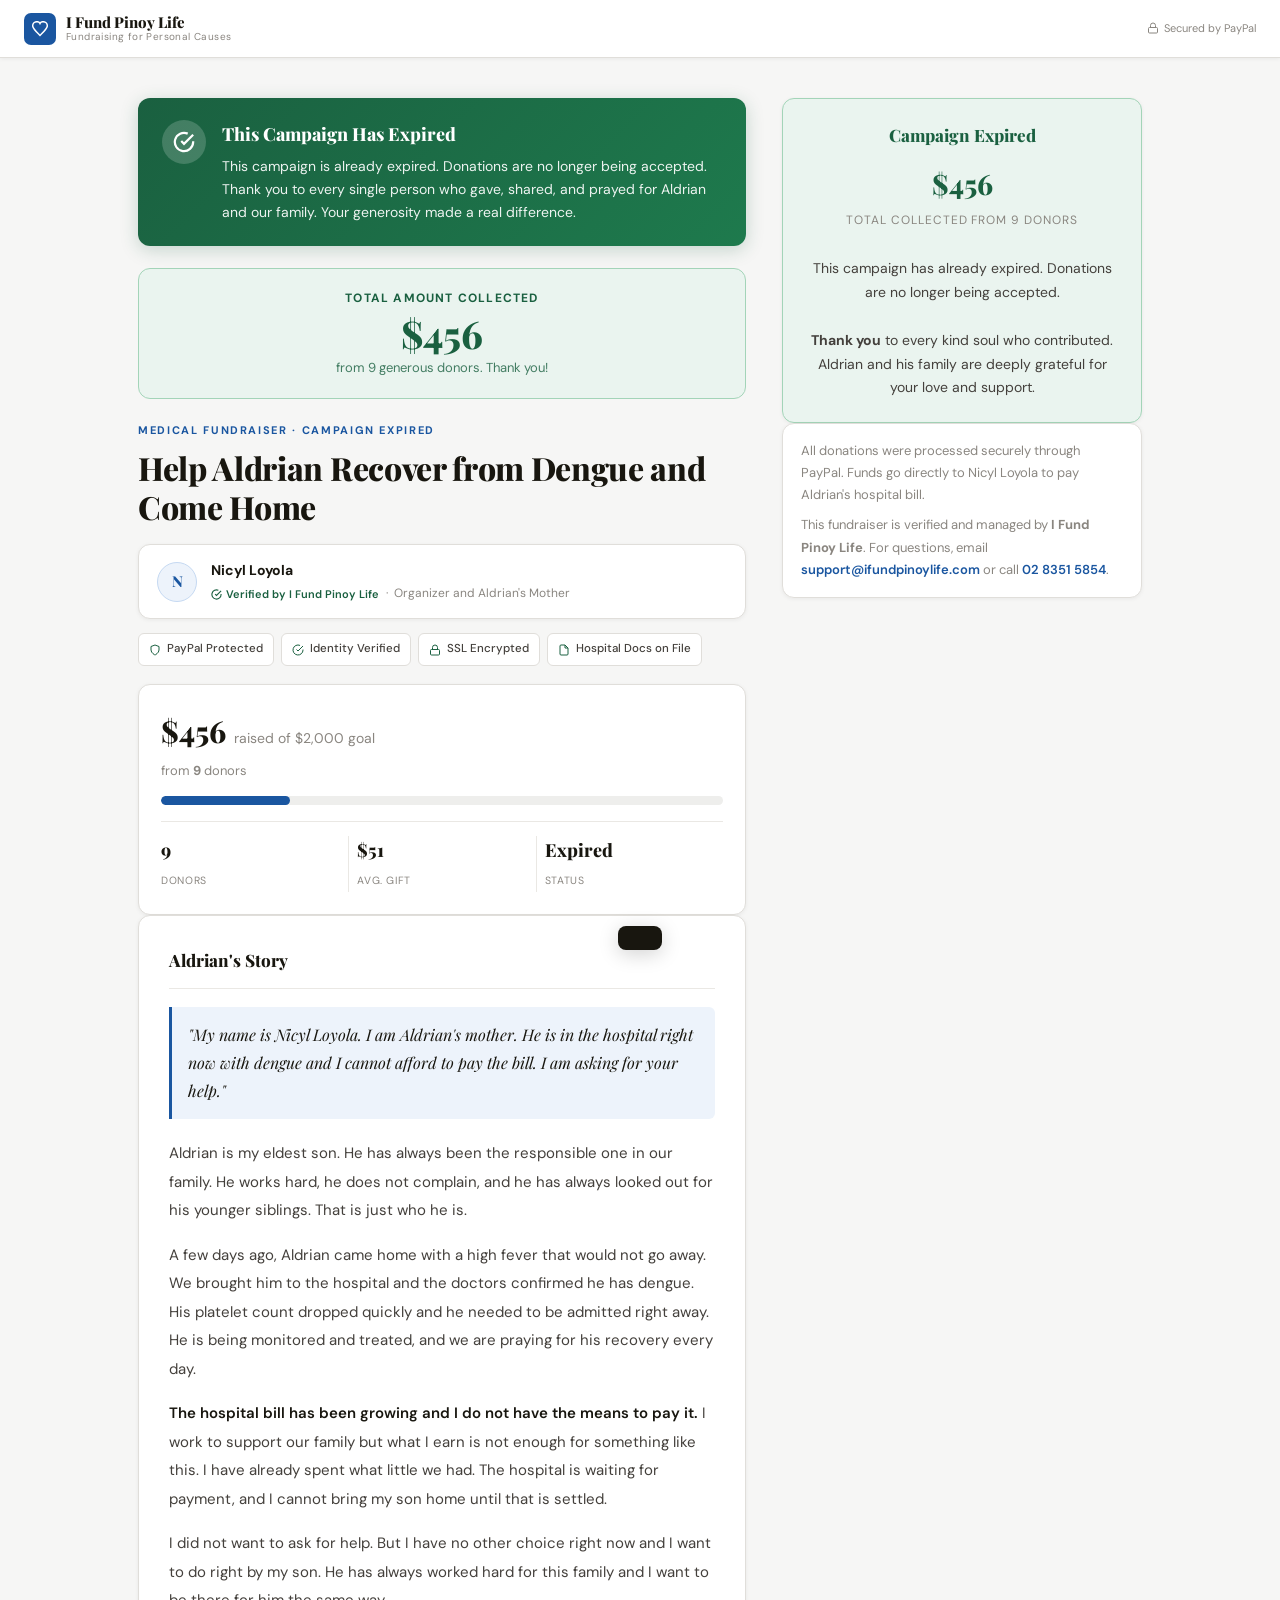
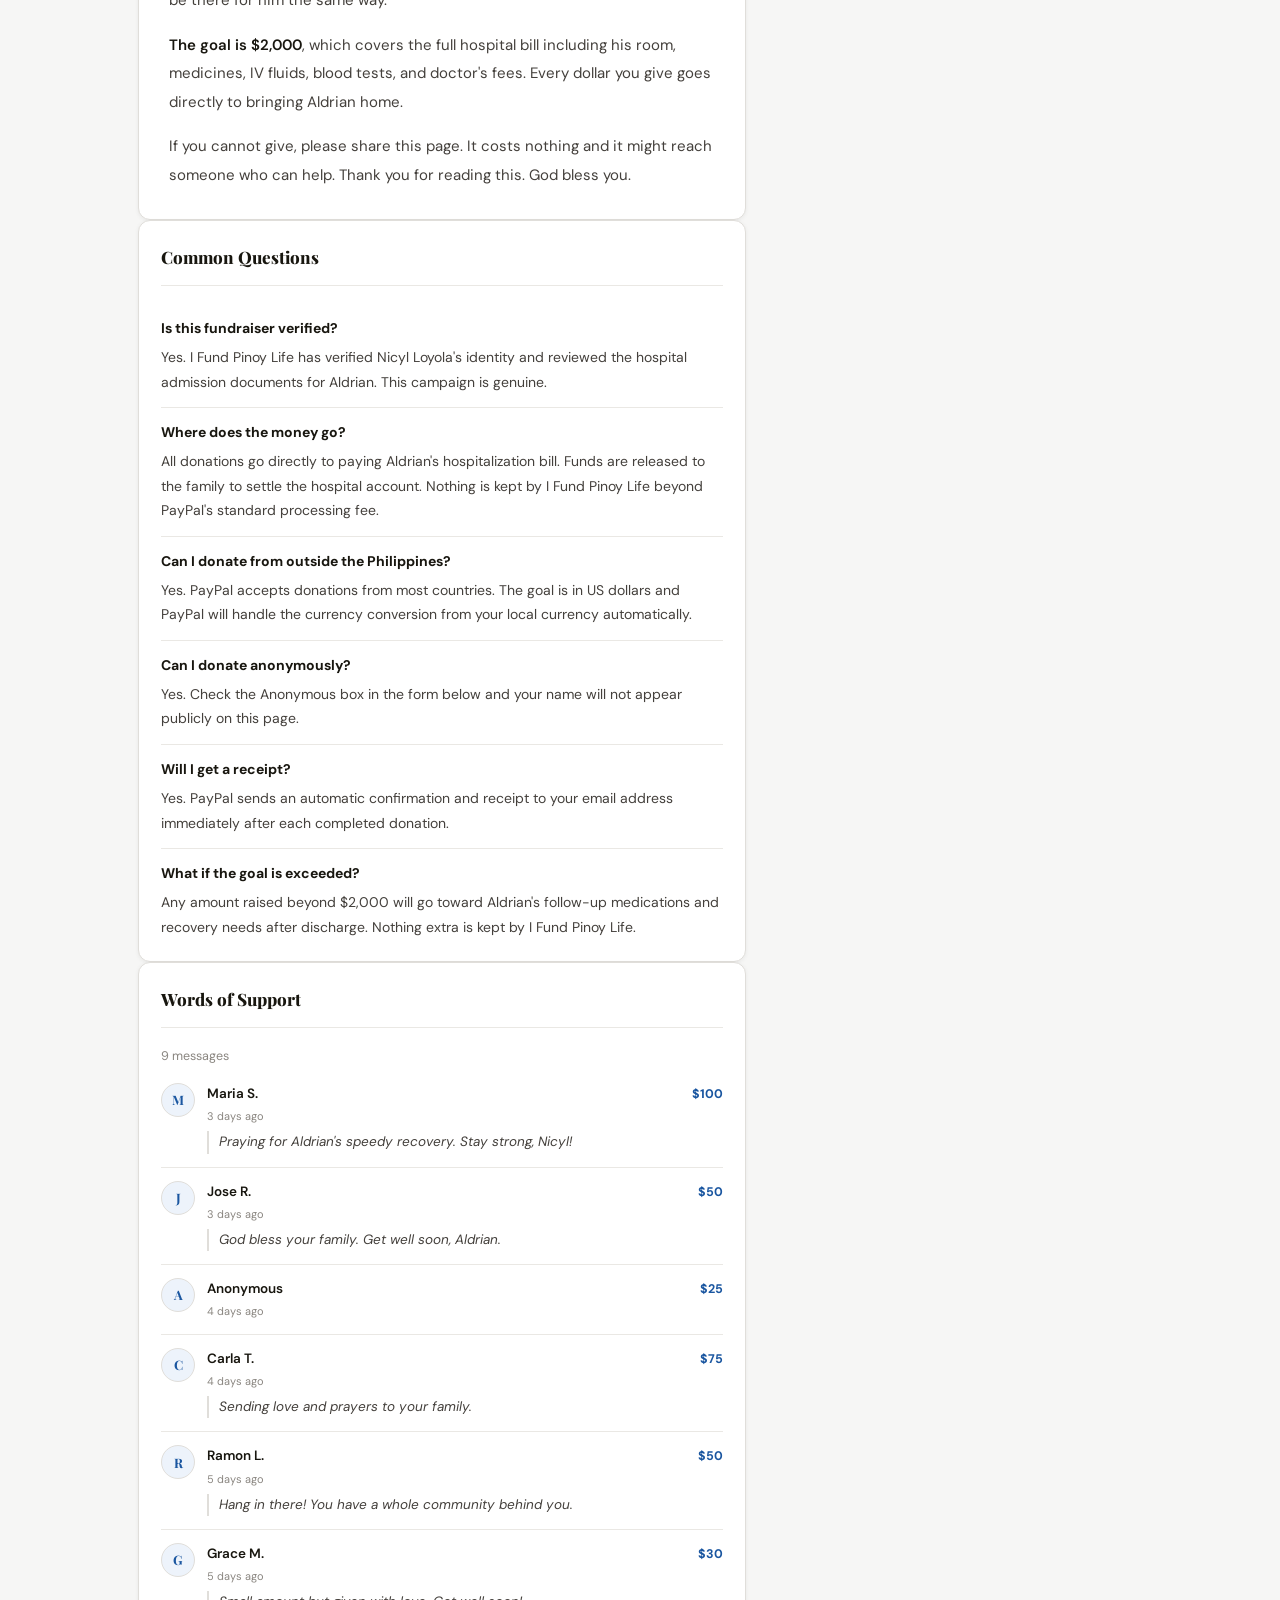
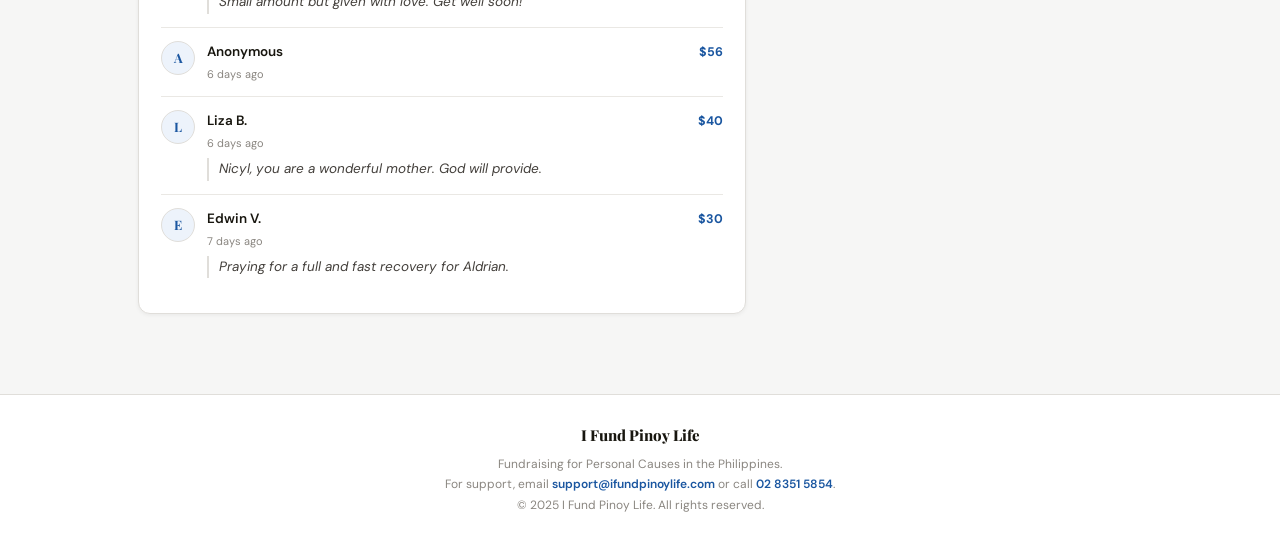
<file: aldrian-fundraiser.html>
<!DOCTYPE html>
<html lang="en">
<head>
  <meta charset="UTF-8">
  <meta name="viewport" content="width=device-width, initial-scale=1.0">
  <title>Help Aldrian Recover from Dengue | Campaign Expired | I Fund Pinoy Life</title>
  <meta name="description" content="Nicyl Loyola is raising $2,000 to pay her son Aldrian's hospitalization bill after he was admitted for dengue. Every donation helps bring him home.">
  <link rel="preconnect" href="https://fonts.googleapis.com">
  <link href="https://fonts.googleapis.com/css2?family=Playfair+Display:ital,wght@0,700;0,800;0,900;1,700&family=DM+Sans:opsz,wght@9..40,300;9..40,400;9..40,500;9..40,600;9..40,700&display=swap" rel="stylesheet">
  <style>
    :root {
      --white:      #ffffff;
      --off-white:  #f6f6f5;
      --light:      #eeeeec;
      --border:     #e0deda;
      --border-lt:  #eae8e4;
      --muted:      #8a8680;
      --body:       #44403c;
      --heading:    #18160f;
      --blue:       #1a56a0;
      --blue-lt:    #edf3fb;
      --blue-dk:    #133d76;
      --green:      #1a6040;
      --green-lt:   #eaf4ef;
      --shadow-sm:  0 1px 4px rgba(0,0,0,0.06);
      --shadow-md:  0 6px 24px rgba(0,0,0,0.1);
      --radius:     12px;
    }
    *, *::before, *::after { box-sizing: border-box; margin: 0; padding: 0; }
    html { font-size: 16px; scroll-behavior: smooth; }
    body {
      background: var(--off-white);
      color: var(--body);
      font-family: 'DM Sans', sans-serif;
      -webkit-font-smoothing: antialiased;
      line-height: 1.65;
    }

    /* NAV */
    .nav {
      background: var(--white); border-bottom: 1px solid var(--border);
      height: 58px; padding: 0 24px;
      display: flex; align-items: center; justify-content: space-between;
      position: sticky; top: 0; z-index: 200;
      box-shadow: var(--shadow-sm);
    }
    .nav-logo { display: flex; align-items: center; gap: 10px; text-decoration: none; }
    .nav-logo-mark { width: 32px; height: 32px; background: var(--blue); border-radius: 7px; display: flex; align-items: center; justify-content: center; }
    .nav-logo-mark svg { width: 16px; height: 16px; stroke: #fff; fill: none; stroke-width: 2.2; }
    .nav-logo-name { font-family: 'Playfair Display', serif; font-weight: 800; font-size: 15px; color: var(--heading); line-height: 1; }
    .nav-logo-sub  { display: block; font-family: 'DM Sans', sans-serif; font-size: 10px; font-weight: 400; color: var(--muted); letter-spacing: 0.04em; margin-top: 2px; }
    .nav-secure { font-size: 11px; color: var(--muted); display: flex; align-items: center; gap: 5px; }
    .nav-secure svg { width: 12px; height: 12px; stroke: var(--muted); fill: none; stroke-width: 2; }

    /* PAGE */
    .page { max-width: 1060px; margin: 0 auto; padding: 28px 16px 80px; }
    @media(min-width: 860px){ .page { padding: 40px 28px 80px; } }
    .layout { display: flex; flex-direction: column; gap: 20px; }
    @media(min-width: 860px){
      .layout { flex-direction: row; align-items: start; gap: 36px; }
      .main-col { flex: 1; min-width: 0; }
      .sidebar  { width: 360px; flex-shrink: 0; position: sticky; top: 72px; }
    }

    /* CARD */
    .card { background: var(--white); border: 1px solid var(--border); border-radius: var(--radius); box-shadow: var(--shadow-sm); }

    /* TITLE BLOCK */
    .page-eyebrow { font-size: 11px; font-weight: 700; letter-spacing: 0.15em; text-transform: uppercase; color: var(--blue); margin-bottom: 10px; }
    .page-title { font-family: 'Playfair Display', serif; font-size: clamp(22px, 4vw, 32px); font-weight: 800; color: var(--heading); line-height: 1.2; letter-spacing: -0.01em; margin-bottom: 18px; }

    /* ORGANIZER */
    .organizer { display: flex; align-items: center; gap: 14px; padding: 14px 18px; margin-bottom: 14px; }
    .org-av { width: 40px; height: 40px; border-radius: 50%; background: var(--blue-lt); border: 1.5px solid #c5d9f2; display: flex; align-items: center; justify-content: center; font-family: 'Playfair Display', serif; font-weight: 800; font-size: 15px; color: var(--blue); flex-shrink: 0; }
    .org-name { font-weight: 700; font-size: 14px; color: var(--heading); }
    .org-sub  { font-size: 12px; color: var(--muted); margin-top: 2px; display: flex; align-items: center; gap: 4px; }
    .org-sub svg { width: 11px; height: 11px; stroke: var(--green); fill: none; stroke-width: 2.4; }
    .org-verified { font-size: 11px; color: var(--green); font-weight: 600; }

    /* TRUST */
    .trust-bar { display: flex; flex-wrap: wrap; gap: 7px; margin-bottom: 18px; }
    .trust-badge { display: flex; align-items: center; gap: 6px; background: var(--white); border: 1px solid var(--border); border-radius: 6px; padding: 6px 10px; font-size: 11.5px; font-weight: 500; color: var(--body); }
    .trust-badge svg { width: 12px; height: 12px; stroke: var(--green); fill: none; stroke-width: 2; flex-shrink: 0; }

    /* PROGRESS */
    .progress-box { padding: 22px; }
    .raised-row { display: flex; align-items: baseline; gap: 8px; margin-bottom: 4px; }
    .raised-amount { font-family: 'Playfair Display', serif; font-size: 30px; font-weight: 800; color: var(--heading); }
    .raised-of { font-size: 14px; color: var(--muted); }
    .raised-sub { font-size: 13px; color: var(--muted); margin-bottom: 14px; }
    .track { height: 9px; background: var(--light); border-radius: 100px; overflow: hidden; margin-bottom: 16px; }
    .track-fill { height: 100%; width: 0%; background: var(--blue); border-radius: 100px; transition: width 1.6s cubic-bezier(.16,1,.3,1); }
    .pstats { display: grid; grid-template-columns: repeat(3,1fr); border-top: 1px solid var(--border-lt); padding-top: 14px; }
    .pstat { padding: 0 8px; }
    .pstat:first-child { padding-left: 0; }
    .pstat + .pstat { border-left: 1px solid var(--border-lt); }
    .pstat-val   { font-family: 'Playfair Display', serif; font-size: 18px; font-weight: 800; color: var(--heading); display: block; }
    .pstat-label { font-size: 10.5px; color: var(--muted); text-transform: uppercase; letter-spacing: 0.06em; margin-top: 2px; }

    /* STORY */
    .story-box { padding: 26px 22px; }
    @media(min-width: 860px){ .story-box { padding: 30px 30px; } }
    .sec-title { font-family: 'Playfair Display', serif; font-size: 17px; font-weight: 800; color: var(--heading); margin-bottom: 18px; padding-bottom: 14px; border-bottom: 1px solid var(--border-lt); }
    .story-lead { font-family: 'Playfair Display', serif; font-style: italic; font-size: 16px; color: var(--heading); line-height: 1.75; margin-bottom: 20px; padding: 14px 16px; background: var(--blue-lt); border-left: 3px solid var(--blue); border-radius: 0 6px 6px 0; }
    .story-box p { font-size: 15px; line-height: 1.9; color: var(--body); margin-bottom: 16px; }
    .story-box p:last-child { margin-bottom: 0; }
    .story-box strong { color: var(--heading); font-weight: 600; }

    /* FAQ */
    .faq-box { padding: 22px; }
    .faq-item { padding: 13px 0; border-bottom: 1px solid var(--border-lt); }
    .faq-item:first-child { padding-top: 0; }
    .faq-item:last-child { border-bottom: none; padding-bottom: 0; }
    .faq-q { font-size: 14px; font-weight: 700; color: var(--heading); margin-bottom: 5px; }
    .faq-a { font-size: 14px; color: var(--body); line-height: 1.75; }

    /* MESSAGES */
    .messages-box { padding: 22px; }
    .msg-meta { font-size: 12.5px; color: var(--muted); margin-bottom: 16px; }
    .msg-item { display: flex; gap: 12px; padding: 13px 0; border-bottom: 1px solid var(--border-lt); animation: fadein 0.3s ease; }
    @keyframes fadein { from { opacity:0; transform:translateY(-4px); } to { opacity:1; transform:none; } }
    .msg-item:first-child { padding-top: 0; }
    .msg-item:last-child  { border-bottom: none; }
    .msg-av { width: 34px; height: 34px; border-radius: 50%; background: var(--blue-lt); border: 1px solid var(--border); display: flex; align-items: center; justify-content: center; font-family: 'Playfair Display', serif; font-weight: 700; font-size: 13px; color: var(--blue); flex-shrink: 0; }
    .msg-right { flex: 1; min-width: 0; }
    .msg-top { display: flex; justify-content: space-between; align-items: baseline; gap: 6px; flex-wrap: wrap; }
    .msg-name { font-weight: 600; font-size: 13.5px; color: var(--heading); }
    .msg-amt  { font-weight: 700; font-size: 12.5px; color: var(--blue); white-space: nowrap; }
    .msg-when { font-size: 11px; color: var(--muted); margin-top: 2px; }
    .msg-text { font-size: 13.5px; color: var(--body); margin-top: 6px; line-height: 1.65; font-style: italic; border-left: 2px solid var(--border); padding-left: 10px; }
    .msg-placeholder { font-size: 14px; color: var(--muted); }

    /* DONATE CARD */
    .donate-card { padding: 22px; box-shadow: var(--shadow-md) !important; }
    .donate-title { font-family: 'Playfair Display', serif; font-size: 18px; font-weight: 800; color: var(--heading); margin-bottom: 4px; }
    .donate-sub { font-size: 13px; color: var(--muted); margin-bottom: 20px; }
    .field-label { display: block; font-size: 11px; font-weight: 700; text-transform: uppercase; letter-spacing: 0.09em; color: var(--muted); margin-bottom: 7px; }
    .amt-grid { display: grid; grid-template-columns: repeat(3,1fr); gap: 7px; margin-bottom: 14px; }
    .amt-btn {
      border: 1.5px solid var(--border); background: var(--off-white);
      border-radius: 8px; padding: 11px 4px;
      font-family: 'DM Sans', sans-serif; font-size: 14px; font-weight: 600;
      color: var(--body); cursor: pointer; text-align: center;
      transition: all 0.15s; -webkit-tap-highlight-color: transparent;
    }
    .amt-btn:hover { border-color: var(--blue); color: var(--blue); background: var(--blue-lt); }
    .amt-btn.active { border-color: var(--blue); background: var(--blue-lt); color: var(--blue); }
    .field-row { display: flex; align-items: center; border: 1.5px solid var(--border); border-radius: 8px; overflow: hidden; background: var(--white); transition: border-color 0.15s; margin-bottom: 16px; }
    .field-row:focus-within { border-color: var(--blue); }
    .field-prefix { padding: 0 12px; font-size: 14px; font-weight: 600; color: var(--body); background: var(--light); border-right: 1.5px solid var(--border); height: 44px; display: flex; align-items: center; flex-shrink: 0; }
    .field-row input { flex:1; border:none; outline:none; background:transparent; padding:0 12px; font-family:'DM Sans',sans-serif; font-size:15px; font-weight:500; color:var(--heading); height:44px; }
    .field-row input::placeholder { color: var(--muted); }
    .field-solo { display:flex; align-items:center; border:1.5px solid var(--border); border-radius:8px; background:var(--white); transition:border-color 0.15s; }
    .field-solo:focus-within { border-color: var(--blue); }
    .field-solo input { flex:1; border:none; outline:none; background:transparent; padding:0 12px; font-family:'DM Sans',sans-serif; font-size:15px; font-weight:500; color:var(--heading); height:44px; }
    .field-solo input::placeholder { color: var(--muted); }
    .name-anon { display:grid; grid-template-columns:1fr auto; gap:10px; align-items:center; margin-bottom:16px; }
    .anon-label { display:flex; align-items:center; gap:5px; font-size:13px; color:var(--muted); cursor:pointer; white-space:nowrap; }
    .anon-label input[type="checkbox"] { accent-color: var(--blue); width:14px; height:14px; cursor:pointer; }
    .msg-textarea { width:100%; border:1.5px solid var(--border); border-radius:8px; padding:11px 13px; font-family:'DM Sans',sans-serif; font-size:14px; color:var(--body); background:var(--white); resize:vertical; min-height:76px; max-height:140px; outline:none; line-height:1.6; transition:border-color 0.15s; margin-bottom:20px; }
    .msg-textarea:focus { border-color: var(--blue); }
    .msg-textarea::placeholder { color: var(--muted); }
    #paypal-button-container { min-height: 46px; }
    .paypal-placeholder { border:1px dashed var(--border); border-radius:8px; padding:16px; text-align:center; font-size:13px; color:var(--muted); line-height:1.6; }
    .secure-note { margin-top:12px; text-align:center; font-size:11px; color:var(--muted); display:flex; align-items:center; justify-content:center; gap:5px; }
    .secure-note svg { width:11px; height:11px; stroke:var(--muted); fill:none; stroke-width:2; }

    /* INFO CARD */
    .info-card { padding: 16px 18px; }
    .info-card p { font-size:13px; color:var(--muted); line-height:1.7; }
    .info-card p + p { margin-top:8px; }

    /* TOAST */
    .toast { position:fixed; bottom:20px; left:50%; transform:translateX(-50%) translateY(70px); padding:12px 22px; border-radius:8px; font-size:14px; font-weight:500; z-index:999; box-shadow:0 4px 20px rgba(0,0,0,0.18); transition:transform 0.35s cubic-bezier(.16,1,.3,1); white-space:nowrap; background:var(--heading); color:#fff; max-width:calc(100vw - 32px); text-align:center; }
    .toast.success { background: var(--green); }
    .toast.error   { background: #b33030; }
    .toast.show    { transform: translateX(-50%) translateY(0); }
    :focus-visible { outline: 2px solid var(--blue); outline-offset: 2px; }

    /* CLOSED BANNER */
    .closed-banner {
      background: linear-gradient(135deg, #1a6040 0%, #1e7a4d 100%);
      color: #fff;
      border-radius: var(--radius);
      padding: 22px 24px;
      margin-bottom: 22px;
      display: flex;
      align-items: flex-start;
      gap: 16px;
      box-shadow: 0 4px 18px rgba(26,96,64,0.22);
    }
    .closed-banner-icon {
      width: 44px; height: 44px; flex-shrink: 0;
      background: rgba(255,255,255,0.18);
      border-radius: 50%;
      display: flex; align-items: center; justify-content: center;
    }
    .closed-banner-icon svg { width: 22px; height: 22px; stroke: #fff; fill: none; stroke-width: 2.4; }
    .closed-banner-body {}
    .closed-banner-title { font-family: 'Playfair Display', serif; font-size: 18px; font-weight: 800; margin-bottom: 5px; }
    .closed-banner-text  { font-size: 14px; opacity: 0.92; line-height: 1.65; }

    /* TOTAL COLLECTED BOX */
    .total-collected {
      background: var(--green-lt);
      border: 1.5px solid #a3d4b8;
      border-radius: var(--radius);
      padding: 20px 22px;
      margin-bottom: 22px;
      text-align: center;
    }
    .total-collected-label { font-size: 12px; font-weight: 700; text-transform: uppercase; letter-spacing: 0.1em; color: var(--green); margin-bottom: 6px; }
    .total-collected-amount { font-family: 'Playfair Display', serif; font-size: 38px; font-weight: 800; color: var(--green); line-height: 1; margin-bottom: 4px; }
    .total-collected-sub { font-size: 13px; color: var(--green); opacity: 0.8; }

    /* CLOSED SIDEBAR */
    .closed-sidebar {
      background: var(--green-lt);
      border: 1.5px solid #a3d4b8;
      border-radius: var(--radius);
      padding: 22px;
      text-align: center;
    }
    .closed-sidebar-title { font-family: 'Playfair Display', serif; font-size: 17px; font-weight: 800; color: var(--green); margin-bottom: 8px; }
    .closed-sidebar-text { font-size: 14px; color: var(--body); line-height: 1.7; }
    .closed-sidebar-total { font-family: 'Playfair Display', serif; font-size: 28px; font-weight: 800; color: var(--green); margin: 12px 0 4px; }
    .closed-sidebar-total-label { font-size: 12px; color: var(--muted); text-transform: uppercase; letter-spacing: 0.08em; }

    /* FOOTER */
    .site-footer {
      background: var(--white);
      border-top: 1px solid var(--border);
      padding: 28px 24px;
      text-align: center;
      margin-top: 0;
    }
    .site-footer-logo { font-family: 'Playfair Display', serif; font-weight: 800; font-size: 15px; color: var(--heading); margin-bottom: 6px; }
    .site-footer-text { font-size: 12px; color: var(--muted); line-height: 1.7; }
    .site-footer-text a { color: var(--blue); text-decoration: none; font-weight: 600; }

    /* MOBILE IMPROVEMENTS */
    @media(max-width: 480px) {
      .closed-banner { padding: 16px 14px; gap: 12px; }
      .closed-banner-icon { width: 36px; height: 36px; }
      .closed-banner-title { font-size: 15px; }
      .closed-banner-text { font-size: 13px; }
      .total-collected-amount { font-size: 30px; }
      .nav { padding: 0 14px; }
      .nav-logo-name { font-size: 13px; }
      .page { padding: 18px 12px 60px; }
      .progress-box { padding: 16px; }
      .story-box { padding: 20px 16px; }
      .faq-box { padding: 16px; }
      .messages-box { padding: 16px; }
      .closed-sidebar { padding: 18px 14px; }
      .info-card { padding: 14px; }
      .pstats { gap: 0; }
      .pstat-val { font-size: 15px; }
    }
  </style>
</head>
<body>

<!-- NAV -->
<header class="nav" role="banner">
  <a href="index.html" class="nav-logo" aria-label="I Fund Pinoy Life Home">
    <div class="nav-logo-mark" aria-hidden="true">
      <svg viewBox="0 0 24 24"><path d="M12 21.593c-5.63-5.539-11-10.297-11-14.402C1 3.454 4.068 1 7.5 1c1.977 0 3.848 1.002 4.5 2.5C12.652 2.002 14.523 1 16.5 1 19.932 1 23 3.454 23 7.191c0 4.105-5.37 8.863-11 14.402z"/></svg>
    </div>
    <div class="nav-logo-name">
      I Fund Pinoy Life
      <span class="nav-logo-sub">Fundraising for Personal Causes</span>
    </div>
  </a>
  <div class="nav-secure">
    <svg viewBox="0 0 24 24"><rect x="3" y="11" width="18" height="11" rx="2"/><path d="M7 11V7a5 5 0 0 1 10 0v4"/></svg>
    Secured by PayPal
  </div>
</header>

<!-- PAGE -->
<main class="page" id="main-content" role="main">
  <div class="layout">

    <!-- MAIN COLUMN -->
    <div class="main-col">

      <!-- CLOSED BANNER -->
      <div class="closed-banner" role="alert">
        <div class="closed-banner-icon">
          <svg viewBox="0 0 24 24"><path d="M22 11.08V12a10 10 0 1 1-5.93-9.14"/><polyline points="22 4 12 14.01 9 11.01"/></svg>
        </div>
        <div class="closed-banner-body">
          <div class="closed-banner-title">This Campaign Has Expired</div>
          <div class="closed-banner-text">This campaign is already expired. Donations are no longer being accepted. Thank you to every single person who gave, shared, and prayed for Aldrian and our family. Your generosity made a real difference.</div>
        </div>
      </div>

      <!-- TOTAL COLLECTED -->
      <div class="total-collected" role="region" aria-label="Total amount collected">
        <div class="total-collected-label">Total Amount Collected</div>
        <div class="total-collected-amount">$456</div>
        <div class="total-collected-sub">from 9 generous donors. Thank you!</div>
      </div>

      <p class="page-eyebrow">Medical Fundraiser · Campaign Expired</p>
      <h1 class="page-title">Help Aldrian Recover from Dengue and Come Home</h1>

      <!-- Organizer -->
      <div class="card organizer" role="region" aria-label="Organizer">
        <div class="org-av" aria-hidden="true">N</div>
        <div>
          <div class="org-name">Nicyl Loyola</div>
          <div class="org-sub">
            <svg viewBox="0 0 24 24"><path d="M22 11.08V12a10 10 0 1 1-5.93-9.14"/><polyline points="22 4 12 14.01 9 11.01"/></svg>
            <span class="org-verified">Verified by I Fund Pinoy Life</span>
            &nbsp;·&nbsp; Organizer and Aldrian's Mother
          </div>
        </div>
      </div>

      <!-- Trust -->
      <div class="trust-bar" role="region" aria-label="Trust indicators">
        <div class="trust-badge">
          <svg viewBox="0 0 24 24"><path d="M12 22s8-4 8-10V5l-8-3-8 3v7c0 6 8 10 8 10z"/></svg>
          PayPal Protected
        </div>
        <div class="trust-badge">
          <svg viewBox="0 0 24 24"><path d="M22 11.08V12a10 10 0 1 1-5.93-9.14"/><polyline points="22 4 12 14.01 9 11.01"/></svg>
          Identity Verified
        </div>
        <div class="trust-badge">
          <svg viewBox="0 0 24 24"><rect x="3" y="11" width="18" height="11" rx="2"/><path d="M7 11V7a5 5 0 0 1 10 0v4"/></svg>
          SSL Encrypted
        </div>
        <div class="trust-badge">
          <svg viewBox="0 0 24 24"><path d="M14 2H6a2 2 0 0 0-2 2v16a2 2 0 0 0 2 2h12a2 2 0 0 0 2-2V8z"/><polyline points="14 2 14 8 20 8"/></svg>
          Hospital Docs on File
        </div>
      </div>

      <section class="card progress-box" aria-label="Fundraising progress">
        <div class="raised-row">
          <div class="raised-amount" id="raised-display">$456</div>
          <div class="raised-of">raised of $2,000 goal</div>
        </div>
        <div class="raised-sub">from <strong id="donor-count">9</strong> donors</div>
        <div class="track" role="progressbar" aria-valuenow="23" aria-valuemin="0" aria-valuemax="100" aria-label="Fundraising progress">
          <div class="track-fill" id="track-fill" style="width:23%"></div>
        </div>
        <div class="pstats">
          <div class="pstat">
            <span class="pstat-val" id="pstat-donors">9</span>
            <span class="pstat-label">Donors</span>
          </div>
          <div class="pstat">
            <span class="pstat-val" id="pstat-avg">$51</span>
            <span class="pstat-label">Avg. Gift</span>
          </div>
          <div class="pstat">
            <span class="pstat-val">Expired</span>
            <span class="pstat-label">Status</span>
          </div>
        </div>
      </section>

      <!-- Story -->
      <article class="card story-box" aria-label="Fundraiser story">
        <h2 class="sec-title">Aldrian's Story</h2>

        <div class="story-lead" role="note">
          "My name is Nicyl Loyola. I am Aldrian's mother. He is in the hospital right now with dengue and I cannot afford to pay the bill. I am asking for your help."
        </div>

        <p>Aldrian is my eldest son. He has always been the responsible one in our family. He works hard, he does not complain, and he has always looked out for his younger siblings. That is just who he is.</p>

        <p>A few days ago, Aldrian came home with a high fever that would not go away. We brought him to the hospital and the doctors confirmed he has dengue. His platelet count dropped quickly and he needed to be admitted right away. He is being monitored and treated, and we are praying for his recovery every day.</p>

        <p><strong>The hospital bill has been growing and I do not have the means to pay it.</strong> I work to support our family but what I earn is not enough for something like this. I have already spent what little we had. The hospital is waiting for payment, and I cannot bring my son home until that is settled.</p>

        <p>I did not want to ask for help. But I have no other choice right now and I want to do right by my son. He has always worked hard for this family and I want to be there for him the same way.</p>

        <p><strong>The goal is $2,000</strong>, which covers the full hospital bill including his room, medicines, IV fluids, blood tests, and doctor's fees. Every dollar you give goes directly to bringing Aldrian home.</p>

        <p>If you cannot give, please share this page. It costs nothing and it might reach someone who can help. Thank you for reading this. God bless you.</p>
      </article>

      <!-- FAQ -->
      <section class="card faq-box" aria-label="Frequently asked questions">
        <h2 class="sec-title">Common Questions</h2>
        <div class="faq-item">
          <div class="faq-q">Is this fundraiser verified?</div>
          <div class="faq-a">Yes. I Fund Pinoy Life has verified Nicyl Loyola's identity and reviewed the hospital admission documents for Aldrian. This campaign is genuine.</div>
        </div>
        <div class="faq-item">
          <div class="faq-q">Where does the money go?</div>
          <div class="faq-a">All donations go directly to paying Aldrian's hospitalization bill. Funds are released to the family to settle the hospital account. Nothing is kept by I Fund Pinoy Life beyond PayPal's standard processing fee.</div>
        </div>
        <div class="faq-item">
          <div class="faq-q">Can I donate from outside the Philippines?</div>
          <div class="faq-a">Yes. PayPal accepts donations from most countries. The goal is in US dollars and PayPal will handle the currency conversion from your local currency automatically.</div>
        </div>
        <div class="faq-item">
          <div class="faq-q">Can I donate anonymously?</div>
          <div class="faq-a">Yes. Check the Anonymous box in the form below and your name will not appear publicly on this page.</div>
        </div>
        <div class="faq-item">
          <div class="faq-q">Will I get a receipt?</div>
          <div class="faq-a">Yes. PayPal sends an automatic confirmation and receipt to your email address immediately after each completed donation.</div>
        </div>
        <div class="faq-item">
          <div class="faq-q">What if the goal is exceeded?</div>
          <div class="faq-a">Any amount raised beyond $2,000 will go toward Aldrian's follow-up medications and recovery needs after discharge. Nothing extra is kept by I Fund Pinoy Life.</div>
        </div>
      </section>

      <!-- Messages -->
      <section class="card messages-box" aria-label="Words of support">
        <h2 class="sec-title">Words of Support</h2>
        <p class="msg-meta" id="msg-meta">9 messages</p>
        <div id="messages-feed">
          <div class="msg-item" role="article">
            <div class="msg-av" aria-hidden="true">M</div>
            <div class="msg-right">
              <div class="msg-top"><span class="msg-name">Maria S.</span><span class="msg-amt">$100</span></div>
              <div class="msg-when">3 days ago</div>
              <div class="msg-text">Praying for Aldrian's speedy recovery. Stay strong, Nicyl!</div>
            </div>
          </div>
          <div class="msg-item" role="article">
            <div class="msg-av" aria-hidden="true">J</div>
            <div class="msg-right">
              <div class="msg-top"><span class="msg-name">Jose R.</span><span class="msg-amt">$50</span></div>
              <div class="msg-when">3 days ago</div>
              <div class="msg-text">God bless your family. Get well soon, Aldrian.</div>
            </div>
          </div>
          <div class="msg-item" role="article">
            <div class="msg-av" aria-hidden="true">A</div>
            <div class="msg-right">
              <div class="msg-top"><span class="msg-name">Anonymous</span><span class="msg-amt">$25</span></div>
              <div class="msg-when">4 days ago</div>
            </div>
          </div>
          <div class="msg-item" role="article">
            <div class="msg-av" aria-hidden="true">C</div>
            <div class="msg-right">
              <div class="msg-top"><span class="msg-name">Carla T.</span><span class="msg-amt">$75</span></div>
              <div class="msg-when">4 days ago</div>
              <div class="msg-text">Sending love and prayers to your family.</div>
            </div>
          </div>
          <div class="msg-item" role="article">
            <div class="msg-av" aria-hidden="true">R</div>
            <div class="msg-right">
              <div class="msg-top"><span class="msg-name">Ramon L.</span><span class="msg-amt">$50</span></div>
              <div class="msg-when">5 days ago</div>
              <div class="msg-text">Hang in there! You have a whole community behind you.</div>
            </div>
          </div>
          <div class="msg-item" role="article">
            <div class="msg-av" aria-hidden="true">G</div>
            <div class="msg-right">
              <div class="msg-top"><span class="msg-name">Grace M.</span><span class="msg-amt">$30</span></div>
              <div class="msg-when">5 days ago</div>
              <div class="msg-text">Small amount but given with love. Get well soon!</div>
            </div>
          </div>
          <div class="msg-item" role="article">
            <div class="msg-av" aria-hidden="true">A</div>
            <div class="msg-right">
              <div class="msg-top"><span class="msg-name">Anonymous</span><span class="msg-amt">$56</span></div>
              <div class="msg-when">6 days ago</div>
            </div>
          </div>
          <div class="msg-item" role="article">
            <div class="msg-av" aria-hidden="true">L</div>
            <div class="msg-right">
              <div class="msg-top"><span class="msg-name">Liza B.</span><span class="msg-amt">$40</span></div>
              <div class="msg-when">6 days ago</div>
              <div class="msg-text">Nicyl, you are a wonderful mother. God will provide.</div>
            </div>
          </div>
          <div class="msg-item" role="article">
            <div class="msg-av" aria-hidden="true">E</div>
            <div class="msg-right">
              <div class="msg-top"><span class="msg-name">Edwin V.</span><span class="msg-amt">$30</span></div>
              <div class="msg-when">7 days ago</div>
              <div class="msg-text">Praying for a full and fast recovery for Aldrian.</div>
            </div>
          </div>
        </div>
      </section>

    </div>
    <!-- end main-col -->

    <!-- SIDEBAR -->
    <aside class="sidebar" role="complementary" aria-label="Campaign status">

      <div class="closed-sidebar card">
        <div class="closed-sidebar-title">Campaign Expired</div>
        <div class="closed-sidebar-total">$456</div>
        <div class="closed-sidebar-total-label">Total Collected from 9 donors</div>
        <br>
        <div class="closed-sidebar-text">
          This campaign has already expired. Donations are no longer being accepted.<br><br>
          <strong>Thank you</strong> to every kind soul who contributed. Aldrian and his family are deeply grateful for your love and support.
        </div>
      </div>

      <div class="card info-card">
        <p>All donations were processed securely through PayPal. Funds go directly to Nicyl Loyola to pay Aldrian's hospital bill.</p>
        <p>This fundraiser is verified and managed by <strong>I Fund Pinoy Life</strong>. For questions, email <a href="mailto:support@ifundpinoylife.com" style="color:var(--blue);text-decoration:none;font-weight:600;">support@ifundpinoylife.com</a> or call <a href="tel:0283515854" style="color:var(--blue);text-decoration:none;font-weight:600;">02 8351 5854</a>.</p>
      </div>

    </aside>

  </div>
</main>

<!-- FOOTER -->
<footer class="site-footer" role="contentinfo">
  <div class="site-footer-logo">I Fund Pinoy Life</div>
  <div class="site-footer-text">
    Fundraising for Personal Causes in the Philippines.<br>
    For support, email <a href="mailto:support@ifundpinoylife.com">support@ifundpinoylife.com</a> or call <a href="tel:0283515854">02 8351 5854</a>.<br>
    &copy; 2025 I Fund Pinoy Life. All rights reserved.
  </div>
</footer>

<div class="toast" id="toast" role="alert" aria-live="assertive"></div>

<script>
function esc(s) {
  return String(s).replace(/&/g,'&amp;').replace(/</g,'&lt;').replace(/>/g,'&gt;').replace(/"/g,'&quot;');
}
</script>
</body>
</html>
</file>
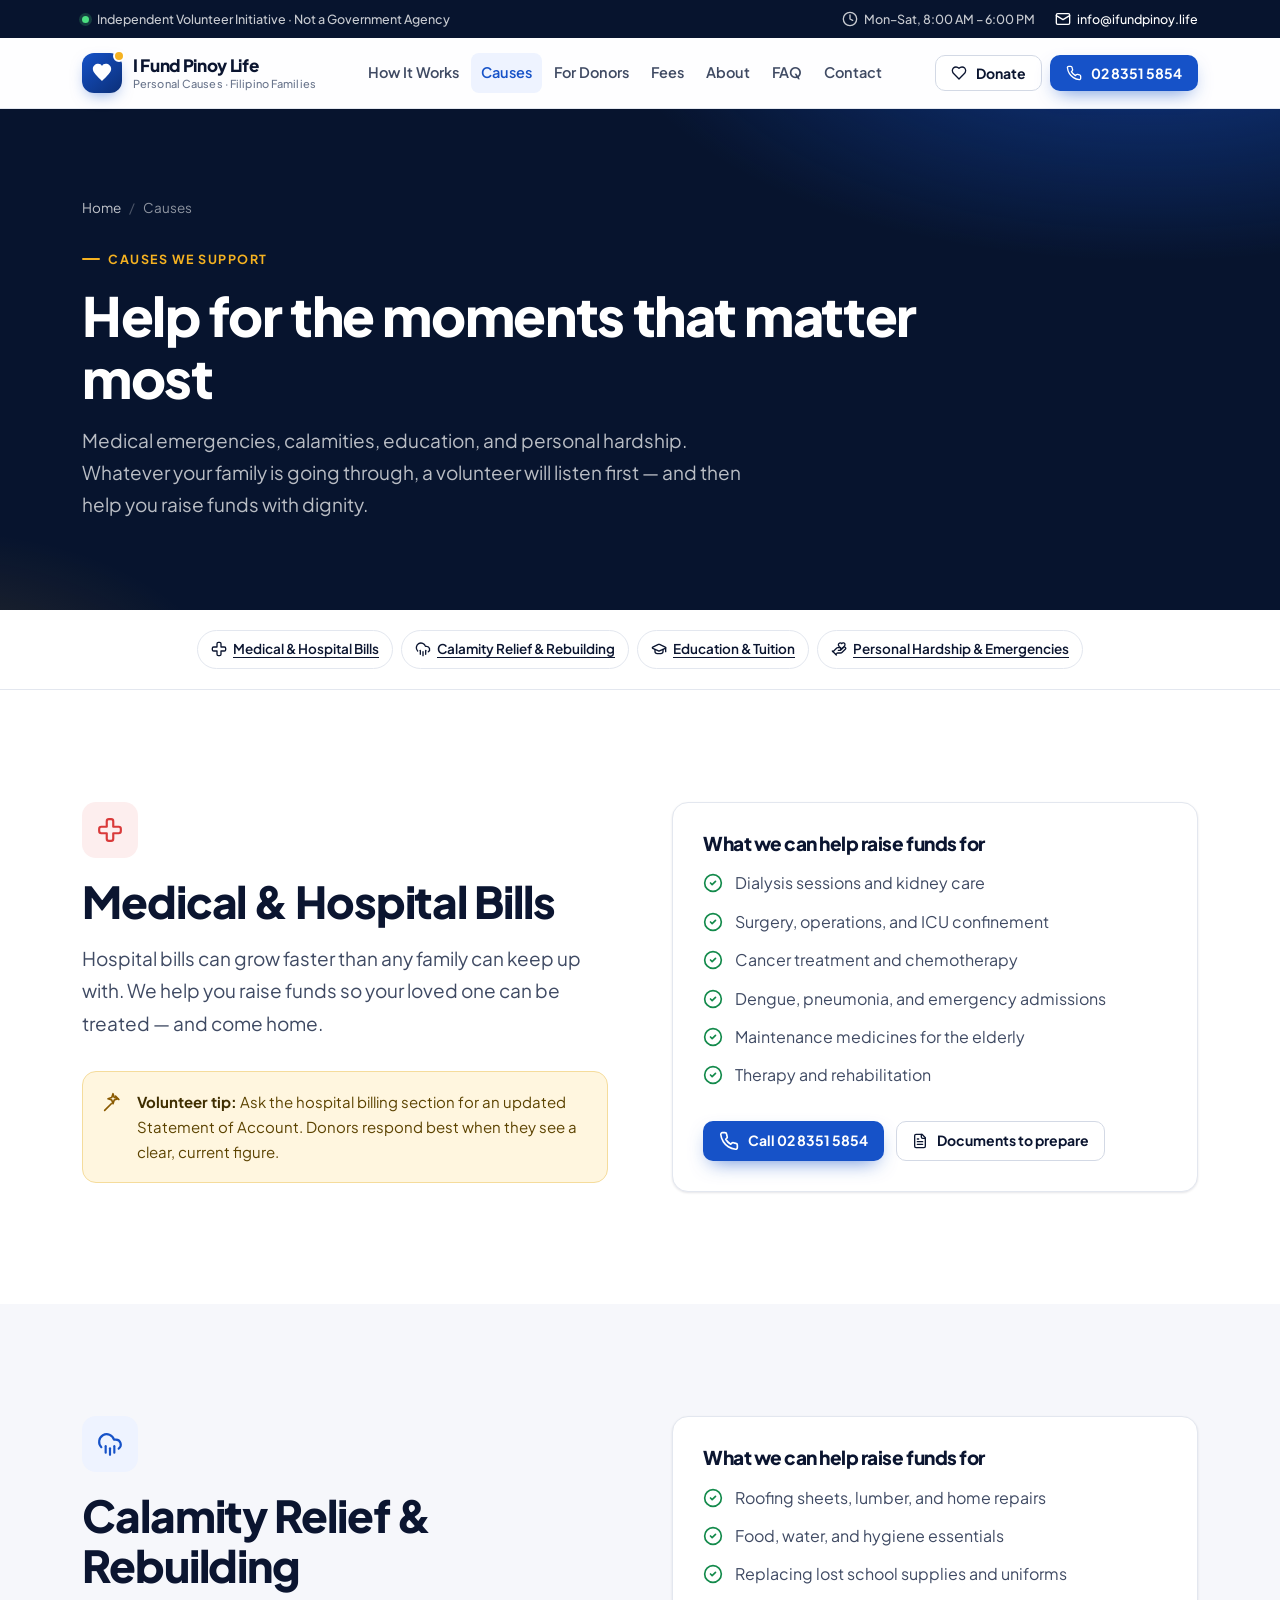
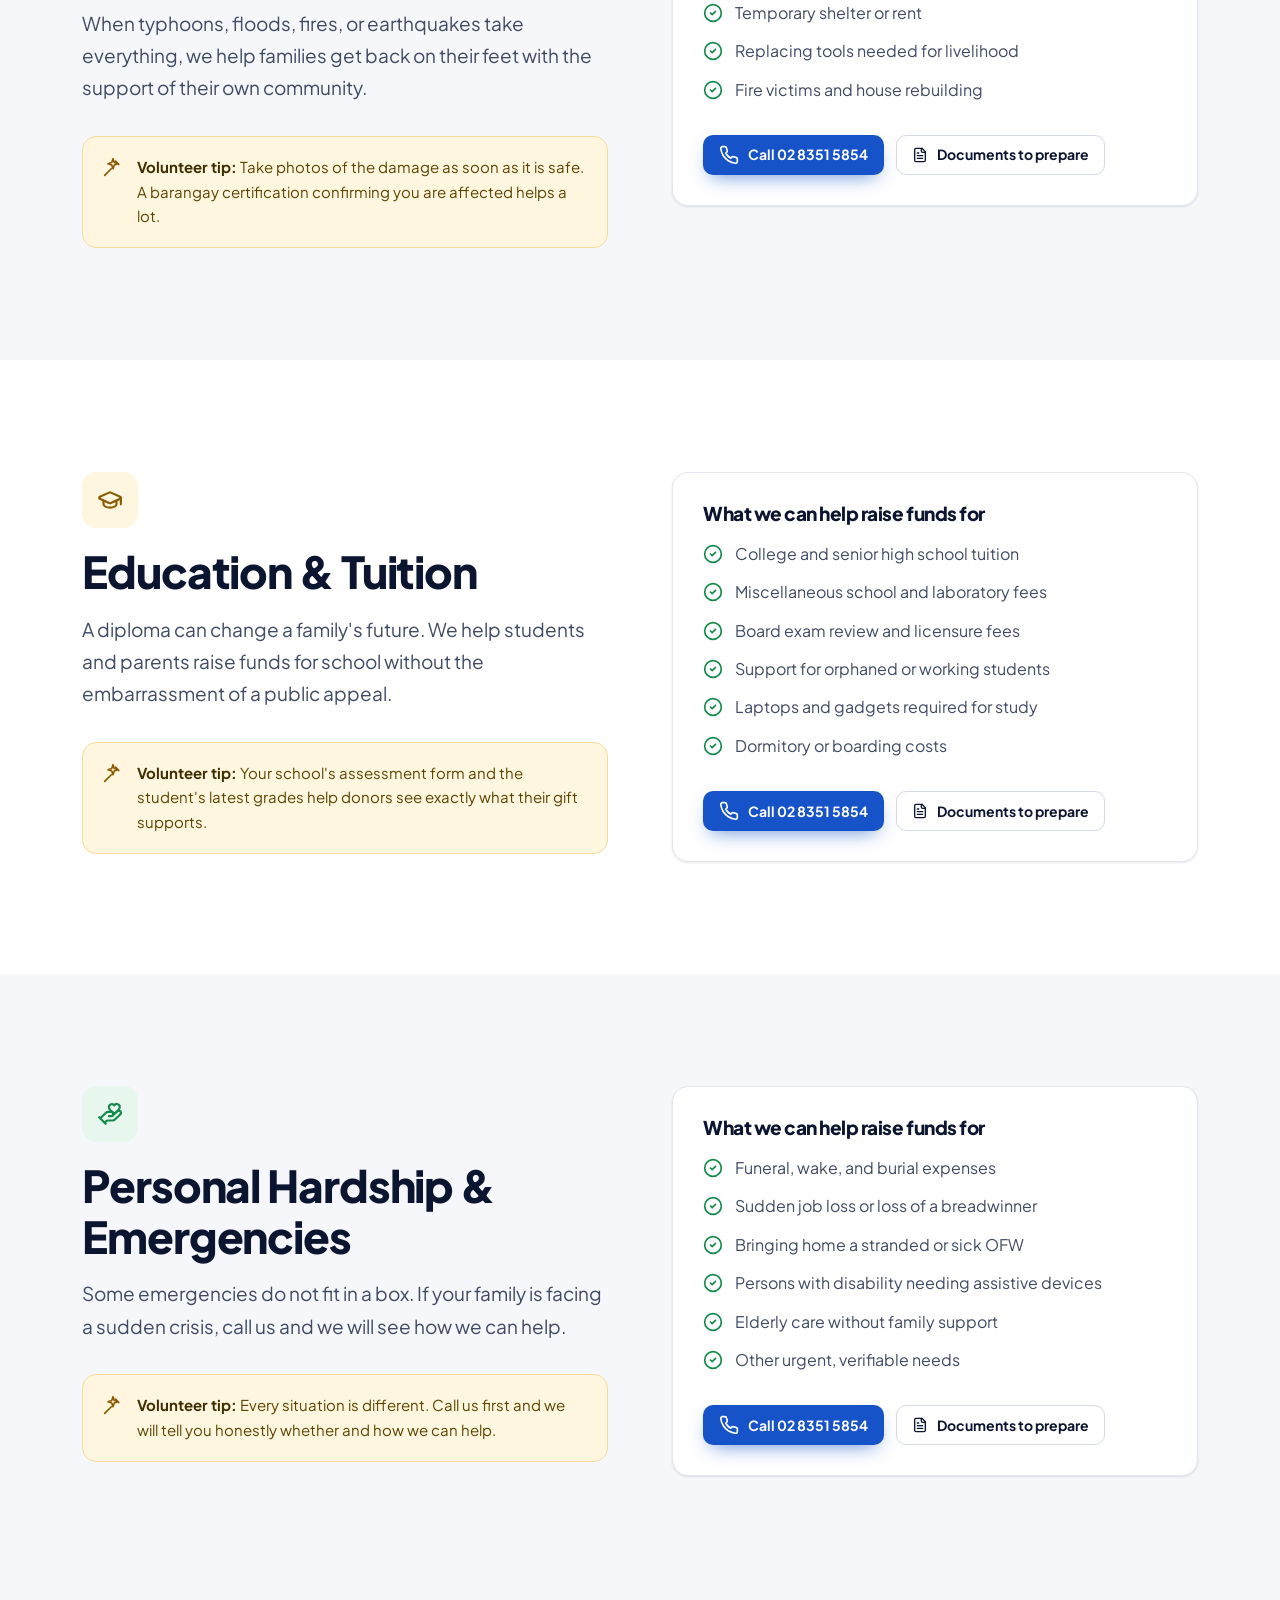
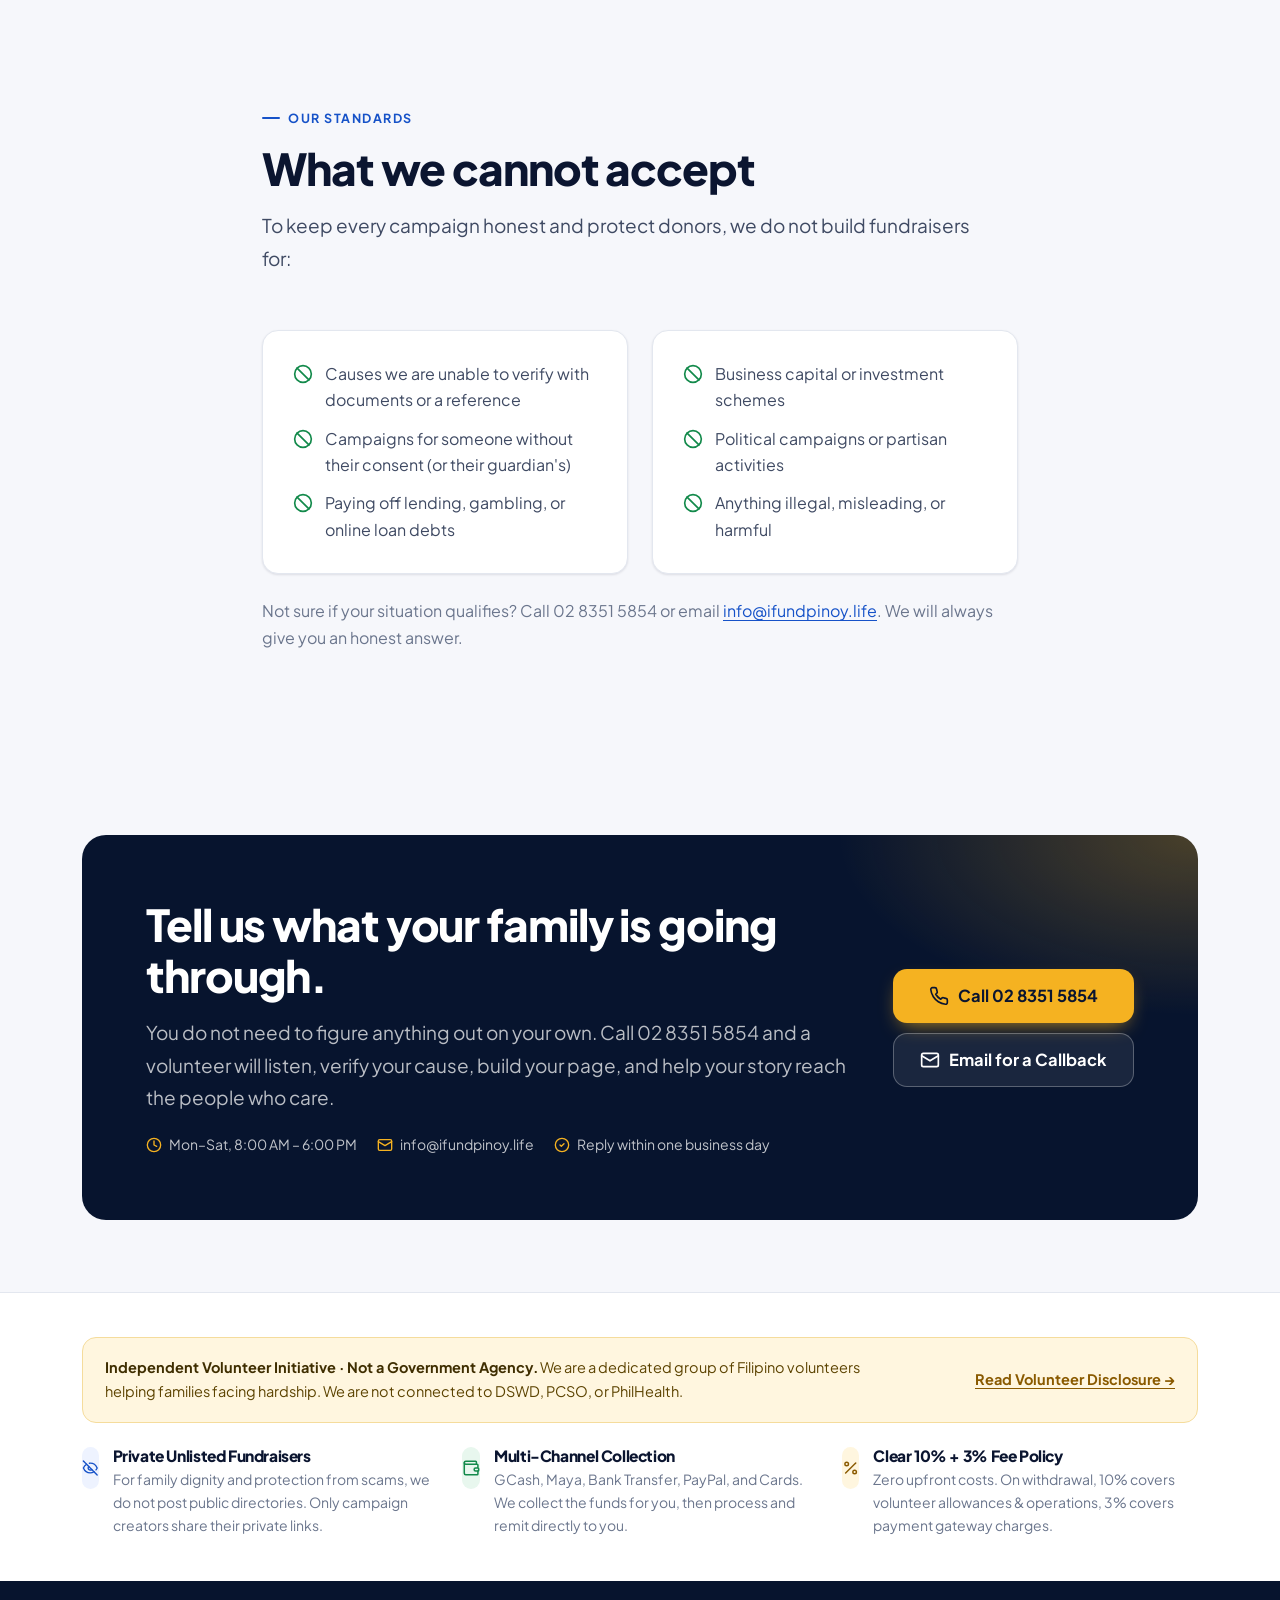
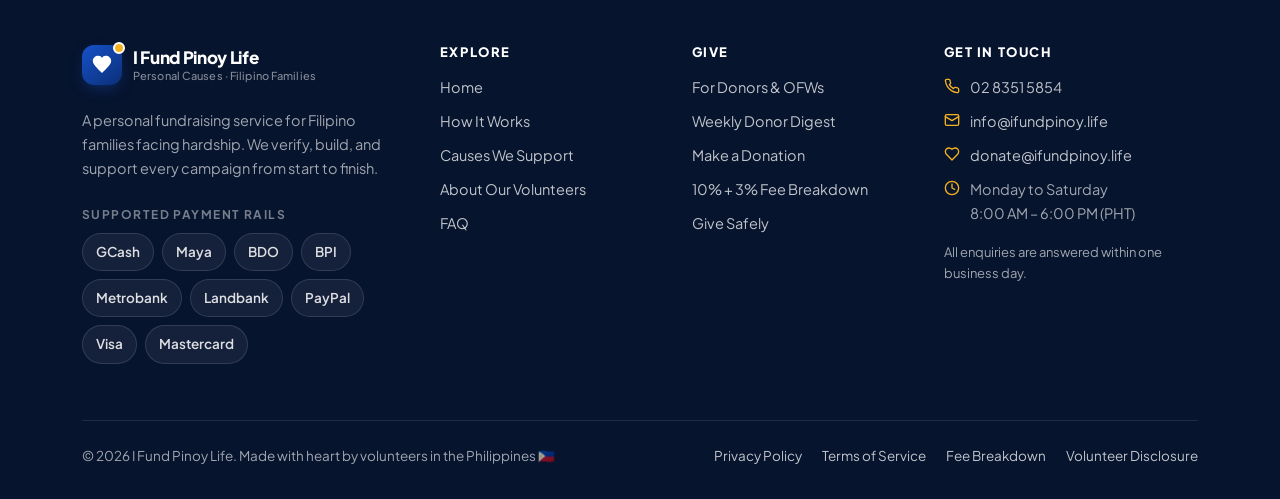
<file: causes.html>
<!DOCTYPE html>
<html lang="en" class="no-js">
<head>
  <meta charset="UTF-8">
  <meta name="viewport" content="width=device-width, initial-scale=1.0">
  <title>Causes We Support | I Fund Pinoy Life</title>
  <meta name="description" content="I Fund Pinoy Life supports Filipino families raising funds for medical bills, calamity relief, education, and personal hardship.">
  <meta name="theme-color" content="#07142e">
  <meta property="og:type" content="website">
  <meta property="og:site_name" content="I Fund Pinoy Life">
  <meta property="og:title" content="Causes We Support | I Fund Pinoy Life">
  <meta property="og:description" content="I Fund Pinoy Life supports Filipino families raising funds for medical bills, calamity relief, education, and personal hardship.">
  <link rel="icon" href="data:image/svg+xml,%3Csvg xmlns='http://www.w3.org/2000/svg' viewBox='0 0 24 24'%3E%3Crect width='24' height='24' rx='6' fill='%231652c8'/%3E%3Cpath fill='%23fff' transform='translate(4 4) scale(.66)' d='M12 21.6C6.4 16 1 11.3 1 7.2 1 3.5 4.1 1 7.5 1c2 0 3.8 1 4.5 2.5C12.7 2 14.5 1 16.5 1 19.9 1 23 3.5 23 7.2c0 4.1-5.4 8.8-11 14.4z'/%3E%3C/svg%3E">
  <link rel="preconnect" href="https://fonts.googleapis.com">
  <link rel="preconnect" href="https://fonts.gstatic.com" crossorigin>
  <link href="https://fonts.googleapis.com/css2?family=Plus+Jakarta+Sans:wght@400;500;600;700;800&display=swap" rel="stylesheet">
  <link rel="stylesheet" href="assets/css/styles.css">
</head>
<body>
<a class="skip-link" href="#main">Skip to content</a>
<div class="topbar">
  <div class="container">
    <div class="topbar-left"><span class="dot-live" aria-hidden="true"></span> <span class="tb-long">Independent Volunteer Initiative · Not a Government Agency</span><span class="tb-short">Volunteer-run · Not a Government Agency</span></div>
    <div class="topbar-right">
      <span><svg class="icon icon-sm" viewBox="0 0 24 24" aria-hidden="true"><circle cx="12" cy="12" r="10"/><path d="M12 6v6l4 2"/></svg> Mon–Sat, 8:00 AM – 6:00 PM</span>
      <a href="mailto:info@ifundpinoy.life"><svg class="icon icon-sm" viewBox="0 0 24 24" aria-hidden="true"><rect x="2" y="4" width="20" height="16" rx="2"/><path d="m22 7-10 6L2 7"/></svg> info@ifundpinoy.life</a>
    </div>
  </div>
</div>
<header class="site-header">
  <div class="container">
    <a href="index.html" class="brand" aria-label="I Fund Pinoy Life home">
      <span class="brand-mark" aria-hidden="true"><svg class="icon" viewBox="0 0 24 24" aria-hidden="true" style="fill:currentColor;stroke:none"><path d="M12 21.6C6.4 16 1 11.3 1 7.2 1 3.5 4.1 1 7.5 1c2 0 3.8 1 4.5 2.5C12.7 2 14.5 1 16.5 1 19.9 1 23 3.5 23 7.2c0 4.1-5.4 8.8-11 14.4z"/></svg></span>
      <span class="brand-name">I Fund Pinoy Life<span class="brand-sub">Personal Causes · Filipino Families</span></span>
    </a>
    <nav class="main-nav" aria-label="Main">
      <ul><li><a href="index.html">Home</a></li><li><a href="how-it-works.html">How It Works</a></li><li><a href="causes.html" aria-current="page">Causes</a></li><li><a href="donors.html">For Donors</a></li><li><a href="fees.html">Fees</a></li><li><a href="about.html">About</a></li><li><a href="faq.html">FAQ</a></li><li><a href="contact.html">Contact</a></li></ul>
    </nav>
    <div class="header-actions">
      <a href="donate.html" class="btn btn-outline btn-sm btn-donate"><svg class="icon icon-sm" viewBox="0 0 24 24" aria-hidden="true"><path d="M19 14c1.49-1.46 3-3.21 3-5.5A5.5 5.5 0 0 0 16.5 3c-1.76 0-3 .5-4.5 2-1.5-1.5-2.74-2-4.5-2A5.5 5.5 0 0 0 2 8.5c0 2.3 1.5 4.05 3 5.5l7 7Z"/></svg>Donate</a>
      <a href="tel:0283515854" class="btn btn-primary btn-sm" aria-label="Call 02 8351 5854"><svg class="icon icon-sm" viewBox="0 0 24 24" aria-hidden="true"><path d="M22 16.92v3a2 2 0 0 1-2.18 2 19.79 19.79 0 0 1-8.63-3.07 19.5 19.5 0 0 1-6-6 19.79 19.79 0 0 1-3.07-8.67A2 2 0 0 1 4.11 2h3a2 2 0 0 1 2 1.72c.13.96.36 1.9.7 2.81a2 2 0 0 1-.45 2.11L8.09 9.91a16 16 0 0 0 6 6l1.27-1.27a2 2 0 0 1 2.11-.45c.91.34 1.85.57 2.81.7A2 2 0 0 1 22 16.92z"/></svg><span class="btn-call-label">02 8351 5854</span></a>
      <button class="nav-toggle" type="button" aria-expanded="false" aria-controls="mobile-nav" aria-label="Open menu">
        <span class="icon-open"><svg class="icon" viewBox="0 0 24 24" aria-hidden="true"><path d="M4 6h16"/><path d="M4 12h16"/><path d="M4 18h16"/></svg></span><span class="icon-close"><svg class="icon" viewBox="0 0 24 24" aria-hidden="true"><path d="M18 6 6 18"/><path d="m6 6 12 12"/></svg></span>
      </button>
    </div>
  </div>
</header>
<nav class="mobile-nav" id="mobile-nav" aria-label="Mobile">
  <ul><li><a href="index.html">Home<svg class="icon icon-sm" viewBox="0 0 24 24" aria-hidden="true"><path d="M5 12h14"/><path d="m12 5 7 7-7 7"/></svg></a></li><li><a href="how-it-works.html">How It Works<svg class="icon icon-sm" viewBox="0 0 24 24" aria-hidden="true"><path d="M5 12h14"/><path d="m12 5 7 7-7 7"/></svg></a></li><li><a href="causes.html" aria-current="page">Causes<svg class="icon icon-sm" viewBox="0 0 24 24" aria-hidden="true"><path d="M5 12h14"/><path d="m12 5 7 7-7 7"/></svg></a></li><li><a href="donors.html">For Donors<svg class="icon icon-sm" viewBox="0 0 24 24" aria-hidden="true"><path d="M5 12h14"/><path d="m12 5 7 7-7 7"/></svg></a></li><li><a href="fees.html">Fees<svg class="icon icon-sm" viewBox="0 0 24 24" aria-hidden="true"><path d="M5 12h14"/><path d="m12 5 7 7-7 7"/></svg></a></li><li><a href="about.html">About<svg class="icon icon-sm" viewBox="0 0 24 24" aria-hidden="true"><path d="M5 12h14"/><path d="m12 5 7 7-7 7"/></svg></a></li><li><a href="faq.html">FAQ<svg class="icon icon-sm" viewBox="0 0 24 24" aria-hidden="true"><path d="M5 12h14"/><path d="m12 5 7 7-7 7"/></svg></a></li><li><a href="contact.html">Contact<svg class="icon icon-sm" viewBox="0 0 24 24" aria-hidden="true"><path d="M5 12h14"/><path d="m12 5 7 7-7 7"/></svg></a></li></ul>
  <div class="mobile-nav-actions">
    <a href="tel:0283515854" class="btn btn-primary btn-block btn-lg"><svg class="icon" viewBox="0 0 24 24" aria-hidden="true"><path d="M22 16.92v3a2 2 0 0 1-2.18 2 19.79 19.79 0 0 1-8.63-3.07 19.5 19.5 0 0 1-6-6 19.79 19.79 0 0 1-3.07-8.67A2 2 0 0 1 4.11 2h3a2 2 0 0 1 2 1.72c.13.96.36 1.9.7 2.81a2 2 0 0 1-.45 2.11L8.09 9.91a16 16 0 0 0 6 6l1.27-1.27a2 2 0 0 1 2.11-.45c.91.34 1.85.57 2.81.7A2 2 0 0 1 22 16.92z"/></svg>Call 02 8351 5854</a>
    <a href="donate.html" class="btn btn-sun btn-block btn-lg"><svg class="icon" viewBox="0 0 24 24" aria-hidden="true"><path d="M19 14c1.49-1.46 3-3.21 3-5.5A5.5 5.5 0 0 0 16.5 3c-1.76 0-3 .5-4.5 2-1.5-1.5-2.74-2-4.5-2A5.5 5.5 0 0 0 2 8.5c0 2.3 1.5 4.05 3 5.5l7 7Z"/></svg>Make a Donation</a>
    <a href="mailto:info@ifundpinoy.life" class="btn btn-outline btn-block"><svg class="icon" viewBox="0 0 24 24" aria-hidden="true"><rect x="2" y="4" width="20" height="16" rx="2"/><path d="m22 7-10 6L2 7"/></svg>info@ifundpinoy.life</a>
  </div>
  <p class="mobile-nav-note">Open Monday to Saturday, 8:00 AM to 6:00 PM (PHT). We respond to all emails within one business day.</p>
</nav>
<main id="main">
<section class="page-hero">
  <div class="container">
    <ol class="crumbs" aria-label="Breadcrumb"><li><a href="index.html">Home</a></li><li aria-current="page">Causes</li></ol>
    <p class="eyebrow">Causes we support</p>
    <h1>Help for the moments that matter most</h1>
    <p class="lead">Medical emergencies, calamities, education, and personal hardship. Whatever your family is going through, a volunteer will listen first — and then help you raise funds with dignity.</p>
    
  </div>
</section>
<div class="trust-strip"><div class="container"><div class="chips" style="justify-content:center"><a class="chip" href="#medical"><svg class="icon icon-sm" viewBox="0 0 24 24" aria-hidden="true"><path d="M11 2a2 2 0 0 0-2 2v5H4a2 2 0 0 0-2 2v2c0 1.1.9 2 2 2h5v5c0 1.1.9 2 2 2h2a2 2 0 0 0 2-2v-5h5a2 2 0 0 0 2-2v-2a2 2 0 0 0-2-2h-5V4a2 2 0 0 0-2-2z"/></svg>Medical & Hospital Bills</a><a class="chip" href="#calamity"><svg class="icon icon-sm" viewBox="0 0 24 24" aria-hidden="true"><path d="M4 14.9A7 7 0 1 1 15.7 8h1.8a4.5 4.5 0 0 1 2.5 8.2"/><path d="M16 14v6"/><path d="M8 14v6"/><path d="M12 16v6"/></svg>Calamity Relief & Rebuilding</a><a class="chip" href="#education"><svg class="icon icon-sm" viewBox="0 0 24 24" aria-hidden="true"><path d="M21.42 10.92a1 1 0 0 0-.02-1.84l-8.57-3.9a2 2 0 0 0-1.66 0l-8.57 3.9a1 1 0 0 0 0 1.83l8.57 3.91a2 2 0 0 0 1.66 0z"/><path d="M22 10v6"/><path d="M6 12.5V16a6 3 0 0 0 12 0v-3.5"/></svg>Education & Tuition</a><a class="chip" href="#hardship"><svg class="icon icon-sm" viewBox="0 0 24 24" aria-hidden="true"><path d="M11 14h2a2 2 0 1 0 0-4h-3c-.6 0-1.1.2-1.4.6L3 16"/><path d="m7 20 1.6-1.4c.3-.4.8-.6 1.4-.6h4c1.1 0 2.1-.4 2.8-1.2l4.6-4.4a2 2 0 0 0-2.75-2.91l-4.2 3.9"/><path d="m2 15 6 6"/><path d="M19.5 8.5c.7-.7 1.5-1.6 1.5-2.7A2.73 2.73 0 0 0 16 4a2.78 2.78 0 0 0-5 1.8c0 1.2.8 2 1.5 2.8L16 12Z"/></svg>Personal Hardship & Emergencies</a></div></div></div>
<section class="section section-white" id="medical">
  <div class="container">
    <div class="split split-top">
      <div>
        <div class="icon-tile rose" style="width:56px;height:56px"><svg class="icon icon-lg" viewBox="0 0 24 24" aria-hidden="true"><path d="M11 2a2 2 0 0 0-2 2v5H4a2 2 0 0 0-2 2v2c0 1.1.9 2 2 2h5v5c0 1.1.9 2 2 2h2a2 2 0 0 0 2-2v-5h5a2 2 0 0 0 2-2v-2a2 2 0 0 0-2-2h-5V4a2 2 0 0 0-2-2z"/></svg></div>
        <h2 class="h2">Medical & Hospital Bills</h2>
        <p class="lead">Hospital bills can grow faster than any family can keep up with. We help you raise funds so your loved one can be treated — and come home.</p>
        <div class="callout mt-4"><svg class="icon" viewBox="0 0 24 24" aria-hidden="true"><path d="M9.94 14.06 2 22"/><path d="m15 5 4 4"/><path d="M12 2l1.5 4.5L18 8l-4.5 1.5L12 14l-1.5-4.5L6 8l4.5-1.5z"/></svg><div><strong>Volunteer tip:</strong> Ask the hospital billing section for an updated Statement of Account. Donors respond best when they see a clear, current figure.</div></div>
      </div>
      <div class="card reveal">
        <h3>What we can help raise funds for</h3>
        <ul class="check-list mt-2"><li><svg class="icon" viewBox="0 0 24 24" aria-hidden="true"><circle cx="12" cy="12" r="10"/><path d="m9 12 2 2 4-4"/></svg><span>Dialysis sessions and kidney care</span></li><li><svg class="icon" viewBox="0 0 24 24" aria-hidden="true"><circle cx="12" cy="12" r="10"/><path d="m9 12 2 2 4-4"/></svg><span>Surgery, operations, and ICU confinement</span></li><li><svg class="icon" viewBox="0 0 24 24" aria-hidden="true"><circle cx="12" cy="12" r="10"/><path d="m9 12 2 2 4-4"/></svg><span>Cancer treatment and chemotherapy</span></li><li><svg class="icon" viewBox="0 0 24 24" aria-hidden="true"><circle cx="12" cy="12" r="10"/><path d="m9 12 2 2 4-4"/></svg><span>Dengue, pneumonia, and emergency admissions</span></li><li><svg class="icon" viewBox="0 0 24 24" aria-hidden="true"><circle cx="12" cy="12" r="10"/><path d="m9 12 2 2 4-4"/></svg><span>Maintenance medicines for the elderly</span></li><li><svg class="icon" viewBox="0 0 24 24" aria-hidden="true"><circle cx="12" cy="12" r="10"/><path d="m9 12 2 2 4-4"/></svg><span>Therapy and rehabilitation</span></li></ul>
        <div class="btn-row mt-4"><a href="tel:0283515854" class="btn btn-primary btn-sm"><svg class="icon" viewBox="0 0 24 24" aria-hidden="true"><path d="M22 16.92v3a2 2 0 0 1-2.18 2 19.79 19.79 0 0 1-8.63-3.07 19.5 19.5 0 0 1-6-6 19.79 19.79 0 0 1-3.07-8.67A2 2 0 0 1 4.11 2h3a2 2 0 0 1 2 1.72c.13.96.36 1.9.7 2.81a2 2 0 0 1-.45 2.11L8.09 9.91a16 16 0 0 0 6 6l1.27-1.27a2 2 0 0 1 2.11-.45c.91.34 1.85.57 2.81.7A2 2 0 0 1 22 16.92z"/></svg>Call 02 8351 5854</a><a href="how-it-works.html#documents" class="btn btn-outline btn-sm"><svg class="icon icon-sm" viewBox="0 0 24 24" aria-hidden="true"><path d="M15 2H6a2 2 0 0 0-2 2v16a2 2 0 0 0 2 2h12a2 2 0 0 0 2-2V7Z"/><path d="M14 2v4a2 2 0 0 0 2 2h4"/><path d="M10 9H8"/><path d="M16 13H8"/><path d="M16 17H8"/></svg>Documents to prepare</a></div>
      </div>
    </div>
  </div>
</section><section class="section" id="calamity">
  <div class="container">
    <div class="split split-top">
      <div>
        <div class="icon-tile " style="width:56px;height:56px"><svg class="icon icon-lg" viewBox="0 0 24 24" aria-hidden="true"><path d="M4 14.9A7 7 0 1 1 15.7 8h1.8a4.5 4.5 0 0 1 2.5 8.2"/><path d="M16 14v6"/><path d="M8 14v6"/><path d="M12 16v6"/></svg></div>
        <h2 class="h2">Calamity Relief & Rebuilding</h2>
        <p class="lead">When typhoons, floods, fires, or earthquakes take everything, we help families get back on their feet with the support of their own community.</p>
        <div class="callout mt-4"><svg class="icon" viewBox="0 0 24 24" aria-hidden="true"><path d="M9.94 14.06 2 22"/><path d="m15 5 4 4"/><path d="M12 2l1.5 4.5L18 8l-4.5 1.5L12 14l-1.5-4.5L6 8l4.5-1.5z"/></svg><div><strong>Volunteer tip:</strong> Take photos of the damage as soon as it is safe. A barangay certification confirming you are affected helps a lot.</div></div>
      </div>
      <div class="card reveal">
        <h3>What we can help raise funds for</h3>
        <ul class="check-list mt-2"><li><svg class="icon" viewBox="0 0 24 24" aria-hidden="true"><circle cx="12" cy="12" r="10"/><path d="m9 12 2 2 4-4"/></svg><span>Roofing sheets, lumber, and home repairs</span></li><li><svg class="icon" viewBox="0 0 24 24" aria-hidden="true"><circle cx="12" cy="12" r="10"/><path d="m9 12 2 2 4-4"/></svg><span>Food, water, and hygiene essentials</span></li><li><svg class="icon" viewBox="0 0 24 24" aria-hidden="true"><circle cx="12" cy="12" r="10"/><path d="m9 12 2 2 4-4"/></svg><span>Replacing lost school supplies and uniforms</span></li><li><svg class="icon" viewBox="0 0 24 24" aria-hidden="true"><circle cx="12" cy="12" r="10"/><path d="m9 12 2 2 4-4"/></svg><span>Temporary shelter or rent</span></li><li><svg class="icon" viewBox="0 0 24 24" aria-hidden="true"><circle cx="12" cy="12" r="10"/><path d="m9 12 2 2 4-4"/></svg><span>Replacing tools needed for livelihood</span></li><li><svg class="icon" viewBox="0 0 24 24" aria-hidden="true"><circle cx="12" cy="12" r="10"/><path d="m9 12 2 2 4-4"/></svg><span>Fire victims and house rebuilding</span></li></ul>
        <div class="btn-row mt-4"><a href="tel:0283515854" class="btn btn-primary btn-sm"><svg class="icon" viewBox="0 0 24 24" aria-hidden="true"><path d="M22 16.92v3a2 2 0 0 1-2.18 2 19.79 19.79 0 0 1-8.63-3.07 19.5 19.5 0 0 1-6-6 19.79 19.79 0 0 1-3.07-8.67A2 2 0 0 1 4.11 2h3a2 2 0 0 1 2 1.72c.13.96.36 1.9.7 2.81a2 2 0 0 1-.45 2.11L8.09 9.91a16 16 0 0 0 6 6l1.27-1.27a2 2 0 0 1 2.11-.45c.91.34 1.85.57 2.81.7A2 2 0 0 1 22 16.92z"/></svg>Call 02 8351 5854</a><a href="how-it-works.html#documents" class="btn btn-outline btn-sm"><svg class="icon icon-sm" viewBox="0 0 24 24" aria-hidden="true"><path d="M15 2H6a2 2 0 0 0-2 2v16a2 2 0 0 0 2 2h12a2 2 0 0 0 2-2V7Z"/><path d="M14 2v4a2 2 0 0 0 2 2h4"/><path d="M10 9H8"/><path d="M16 13H8"/><path d="M16 17H8"/></svg>Documents to prepare</a></div>
      </div>
    </div>
  </div>
</section><section class="section section-white" id="education">
  <div class="container">
    <div class="split split-top">
      <div>
        <div class="icon-tile sun" style="width:56px;height:56px"><svg class="icon icon-lg" viewBox="0 0 24 24" aria-hidden="true"><path d="M21.42 10.92a1 1 0 0 0-.02-1.84l-8.57-3.9a2 2 0 0 0-1.66 0l-8.57 3.9a1 1 0 0 0 0 1.83l8.57 3.91a2 2 0 0 0 1.66 0z"/><path d="M22 10v6"/><path d="M6 12.5V16a6 3 0 0 0 12 0v-3.5"/></svg></div>
        <h2 class="h2">Education & Tuition</h2>
        <p class="lead">A diploma can change a family's future. We help students and parents raise funds for school without the embarrassment of a public appeal.</p>
        <div class="callout mt-4"><svg class="icon" viewBox="0 0 24 24" aria-hidden="true"><path d="M9.94 14.06 2 22"/><path d="m15 5 4 4"/><path d="M12 2l1.5 4.5L18 8l-4.5 1.5L12 14l-1.5-4.5L6 8l4.5-1.5z"/></svg><div><strong>Volunteer tip:</strong> Your school's assessment form and the student's latest grades help donors see exactly what their gift supports.</div></div>
      </div>
      <div class="card reveal">
        <h3>What we can help raise funds for</h3>
        <ul class="check-list mt-2"><li><svg class="icon" viewBox="0 0 24 24" aria-hidden="true"><circle cx="12" cy="12" r="10"/><path d="m9 12 2 2 4-4"/></svg><span>College and senior high school tuition</span></li><li><svg class="icon" viewBox="0 0 24 24" aria-hidden="true"><circle cx="12" cy="12" r="10"/><path d="m9 12 2 2 4-4"/></svg><span>Miscellaneous school and laboratory fees</span></li><li><svg class="icon" viewBox="0 0 24 24" aria-hidden="true"><circle cx="12" cy="12" r="10"/><path d="m9 12 2 2 4-4"/></svg><span>Board exam review and licensure fees</span></li><li><svg class="icon" viewBox="0 0 24 24" aria-hidden="true"><circle cx="12" cy="12" r="10"/><path d="m9 12 2 2 4-4"/></svg><span>Support for orphaned or working students</span></li><li><svg class="icon" viewBox="0 0 24 24" aria-hidden="true"><circle cx="12" cy="12" r="10"/><path d="m9 12 2 2 4-4"/></svg><span>Laptops and gadgets required for study</span></li><li><svg class="icon" viewBox="0 0 24 24" aria-hidden="true"><circle cx="12" cy="12" r="10"/><path d="m9 12 2 2 4-4"/></svg><span>Dormitory or boarding costs</span></li></ul>
        <div class="btn-row mt-4"><a href="tel:0283515854" class="btn btn-primary btn-sm"><svg class="icon" viewBox="0 0 24 24" aria-hidden="true"><path d="M22 16.92v3a2 2 0 0 1-2.18 2 19.79 19.79 0 0 1-8.63-3.07 19.5 19.5 0 0 1-6-6 19.79 19.79 0 0 1-3.07-8.67A2 2 0 0 1 4.11 2h3a2 2 0 0 1 2 1.72c.13.96.36 1.9.7 2.81a2 2 0 0 1-.45 2.11L8.09 9.91a16 16 0 0 0 6 6l1.27-1.27a2 2 0 0 1 2.11-.45c.91.34 1.85.57 2.81.7A2 2 0 0 1 22 16.92z"/></svg>Call 02 8351 5854</a><a href="how-it-works.html#documents" class="btn btn-outline btn-sm"><svg class="icon icon-sm" viewBox="0 0 24 24" aria-hidden="true"><path d="M15 2H6a2 2 0 0 0-2 2v16a2 2 0 0 0 2 2h12a2 2 0 0 0 2-2V7Z"/><path d="M14 2v4a2 2 0 0 0 2 2h4"/><path d="M10 9H8"/><path d="M16 13H8"/><path d="M16 17H8"/></svg>Documents to prepare</a></div>
      </div>
    </div>
  </div>
</section><section class="section" id="hardship">
  <div class="container">
    <div class="split split-top">
      <div>
        <div class="icon-tile green" style="width:56px;height:56px"><svg class="icon icon-lg" viewBox="0 0 24 24" aria-hidden="true"><path d="M11 14h2a2 2 0 1 0 0-4h-3c-.6 0-1.1.2-1.4.6L3 16"/><path d="m7 20 1.6-1.4c.3-.4.8-.6 1.4-.6h4c1.1 0 2.1-.4 2.8-1.2l4.6-4.4a2 2 0 0 0-2.75-2.91l-4.2 3.9"/><path d="m2 15 6 6"/><path d="M19.5 8.5c.7-.7 1.5-1.6 1.5-2.7A2.73 2.73 0 0 0 16 4a2.78 2.78 0 0 0-5 1.8c0 1.2.8 2 1.5 2.8L16 12Z"/></svg></div>
        <h2 class="h2">Personal Hardship & Emergencies</h2>
        <p class="lead">Some emergencies do not fit in a box. If your family is facing a sudden crisis, call us and we will see how we can help.</p>
        <div class="callout mt-4"><svg class="icon" viewBox="0 0 24 24" aria-hidden="true"><path d="M9.94 14.06 2 22"/><path d="m15 5 4 4"/><path d="M12 2l1.5 4.5L18 8l-4.5 1.5L12 14l-1.5-4.5L6 8l4.5-1.5z"/></svg><div><strong>Volunteer tip:</strong> Every situation is different. Call us first and we will tell you honestly whether and how we can help.</div></div>
      </div>
      <div class="card reveal">
        <h3>What we can help raise funds for</h3>
        <ul class="check-list mt-2"><li><svg class="icon" viewBox="0 0 24 24" aria-hidden="true"><circle cx="12" cy="12" r="10"/><path d="m9 12 2 2 4-4"/></svg><span>Funeral, wake, and burial expenses</span></li><li><svg class="icon" viewBox="0 0 24 24" aria-hidden="true"><circle cx="12" cy="12" r="10"/><path d="m9 12 2 2 4-4"/></svg><span>Sudden job loss or loss of a breadwinner</span></li><li><svg class="icon" viewBox="0 0 24 24" aria-hidden="true"><circle cx="12" cy="12" r="10"/><path d="m9 12 2 2 4-4"/></svg><span>Bringing home a stranded or sick OFW</span></li><li><svg class="icon" viewBox="0 0 24 24" aria-hidden="true"><circle cx="12" cy="12" r="10"/><path d="m9 12 2 2 4-4"/></svg><span>Persons with disability needing assistive devices</span></li><li><svg class="icon" viewBox="0 0 24 24" aria-hidden="true"><circle cx="12" cy="12" r="10"/><path d="m9 12 2 2 4-4"/></svg><span>Elderly care without family support</span></li><li><svg class="icon" viewBox="0 0 24 24" aria-hidden="true"><circle cx="12" cy="12" r="10"/><path d="m9 12 2 2 4-4"/></svg><span>Other urgent, verifiable needs</span></li></ul>
        <div class="btn-row mt-4"><a href="tel:0283515854" class="btn btn-primary btn-sm"><svg class="icon" viewBox="0 0 24 24" aria-hidden="true"><path d="M22 16.92v3a2 2 0 0 1-2.18 2 19.79 19.79 0 0 1-8.63-3.07 19.5 19.5 0 0 1-6-6 19.79 19.79 0 0 1-3.07-8.67A2 2 0 0 1 4.11 2h3a2 2 0 0 1 2 1.72c.13.96.36 1.9.7 2.81a2 2 0 0 1-.45 2.11L8.09 9.91a16 16 0 0 0 6 6l1.27-1.27a2 2 0 0 1 2.11-.45c.91.34 1.85.57 2.81.7A2 2 0 0 1 22 16.92z"/></svg>Call 02 8351 5854</a><a href="how-it-works.html#documents" class="btn btn-outline btn-sm"><svg class="icon icon-sm" viewBox="0 0 24 24" aria-hidden="true"><path d="M15 2H6a2 2 0 0 0-2 2v16a2 2 0 0 0 2 2h12a2 2 0 0 0 2-2V7Z"/><path d="M14 2v4a2 2 0 0 0 2 2h4"/><path d="M10 9H8"/><path d="M16 13H8"/><path d="M16 17H8"/></svg>Documents to prepare</a></div>
      </div>
    </div>
  </div>
</section>
<section class="section">
  <div class="container container-narrow">
    <div class="section-head">
      <p class="eyebrow">Our standards</p>
      <h2 class="h2">What we cannot accept</h2>
      <p class="lead">To keep every campaign honest and protect donors, we do not build fundraisers for:</p>
    </div>
    <div class="grid grid-2">
      <div class="card"><ul class="check-list">
        <li><svg class="icon" viewBox="0 0 24 24" aria-hidden="true"><circle cx="12" cy="12" r="10"/><path d="m4.9 4.9 14.2 14.2"/></svg><span>Causes we are unable to verify with documents or a reference</span></li>
        <li><svg class="icon" viewBox="0 0 24 24" aria-hidden="true"><circle cx="12" cy="12" r="10"/><path d="m4.9 4.9 14.2 14.2"/></svg><span>Campaigns for someone without their consent (or their guardian's)</span></li>
        <li><svg class="icon" viewBox="0 0 24 24" aria-hidden="true"><circle cx="12" cy="12" r="10"/><path d="m4.9 4.9 14.2 14.2"/></svg><span>Paying off lending, gambling, or online loan debts</span></li>
      </ul></div>
      <div class="card"><ul class="check-list">
        <li><svg class="icon" viewBox="0 0 24 24" aria-hidden="true"><circle cx="12" cy="12" r="10"/><path d="m4.9 4.9 14.2 14.2"/></svg><span>Business capital or investment schemes</span></li>
        <li><svg class="icon" viewBox="0 0 24 24" aria-hidden="true"><circle cx="12" cy="12" r="10"/><path d="m4.9 4.9 14.2 14.2"/></svg><span>Political campaigns or partisan activities</span></li>
        <li><svg class="icon" viewBox="0 0 24 24" aria-hidden="true"><circle cx="12" cy="12" r="10"/><path d="m4.9 4.9 14.2 14.2"/></svg><span>Anything illegal, misleading, or harmful</span></li>
      </ul></div>
    </div>
    <p class="muted mt-3">Not sure if your situation qualifies? Call 02 8351 5854 or email <a href="mailto:info@ifundpinoy.life">info@ifundpinoy.life</a>. We will always give you an honest answer.</p>
  </div>
</section>
<section class="section-sm">
  <div class="container">
    <div class="cta-band reveal">
      <div>
        <h2 class="h2">Tell us what your family is going through.</h2>
        <p class="lead">You do not need to figure anything out on your own. Call 02 8351 5854 and a volunteer will listen, verify your cause, build your page, and help your story reach the people who care.</p>
        <div class="cta-meta">
          <span><svg class="icon icon-sm" viewBox="0 0 24 24" aria-hidden="true"><circle cx="12" cy="12" r="10"/><path d="M12 6v6l4 2"/></svg> Mon–Sat, 8:00 AM – 6:00 PM</span>
          <span><svg class="icon icon-sm" viewBox="0 0 24 24" aria-hidden="true"><rect x="2" y="4" width="20" height="16" rx="2"/><path d="m22 7-10 6L2 7"/></svg> info@ifundpinoy.life</span>
          <span><svg class="icon icon-sm" viewBox="0 0 24 24" aria-hidden="true"><circle cx="12" cy="12" r="10"/><path d="m9 12 2 2 4-4"/></svg> Reply within one business day</span>
        </div>
      </div>
      <div class="cta-actions">
        <a href="tel:0283515854" class="btn btn-sun btn-lg"><svg class="icon" viewBox="0 0 24 24" aria-hidden="true"><path d="M22 16.92v3a2 2 0 0 1-2.18 2 19.79 19.79 0 0 1-8.63-3.07 19.5 19.5 0 0 1-6-6 19.79 19.79 0 0 1-3.07-8.67A2 2 0 0 1 4.11 2h3a2 2 0 0 1 2 1.72c.13.96.36 1.9.7 2.81a2 2 0 0 1-.45 2.11L8.09 9.91a16 16 0 0 0 6 6l1.27-1.27a2 2 0 0 1 2.11-.45c.91.34 1.85.57 2.81.7A2 2 0 0 1 22 16.92z"/></svg>Call 02 8351 5854</a>
        <a href="mailto:info@ifundpinoy.life?subject=Callback%20request&body=Hello%20I%20Fund%20Pinoy%20Life%20team%2C%0A%0APlease%20call%20me%20back%20about%20starting%20a%20fundraiser.%0A%0AMy%20name%3A%0AMy%20mobile%20/%20landline%20number%3A%0ABest%20time%20to%20call%20%28Mon-Sat%2C%208AM-6PM%29%3A%0AWho%20needs%20help%20and%20why%20%28short%29%3A%0A%0AThank%20you." class="btn btn-ghost-light btn-lg"><svg class="icon" viewBox="0 0 24 24" aria-hidden="true"><rect x="2" y="4" width="20" height="16" rx="2"/><path d="m22 7-10 6L2 7"/></svg>Email for a Callback</a>
      </div>
    </div>
  </div>
</section>
</main>
<section class="disclosure-band" aria-label="Disclosures">
  <div class="container">
    <div class="disclosure-top">
      <p><strong>Independent Volunteer Initiative · Not a Government Agency.</strong> We are a dedicated group of Filipino volunteers helping families facing hardship. We are not connected to DSWD, PCSO, or PhilHealth.</p>
      <a href="disclosure.html">Read Volunteer Disclosure →</a>
    </div>
    <div class="grid grid-3">
      <div class="mini-feature"><div class="icon-tile"><svg class="icon" viewBox="0 0 24 24" aria-hidden="true"><path d="M10.73 5.08A10.43 10.43 0 0 1 12 5c7 0 10 7 10 7a13.16 13.16 0 0 1-1.67 2.68"/><path d="M6.61 6.61A13.53 13.53 0 0 0 2 12s3 7 10 7a9.74 9.74 0 0 0 5.39-1.61"/><path d="M14.12 14.12a3 3 0 1 1-4.24-4.24"/><path d="m2 2 20 20"/></svg></div><div><h3>Private Unlisted Fundraisers</h3><p>For family dignity and protection from scams, we do not post public directories. Only campaign creators share their private links.</p></div></div>
      <div class="mini-feature"><div class="icon-tile green"><svg class="icon" viewBox="0 0 24 24" aria-hidden="true"><path d="M19 7V4a1 1 0 0 0-1-1H5a2 2 0 0 0 0 4h15a1 1 0 0 1 1 1v4h-3a2 2 0 0 0 0 4h3a1 1 0 0 0 1-1v-2a1 1 0 0 0-1-1"/><path d="M3 5v14a2 2 0 0 0 2 2h15a1 1 0 0 0 1-1v-4"/></svg></div><div><h3>Multi-Channel Collection</h3><p>GCash, Maya, Bank Transfer, PayPal, and Cards. We collect the funds for you, then process and remit directly to you.</p></div></div>
      <div class="mini-feature"><div class="icon-tile sun"><svg class="icon" viewBox="0 0 24 24" aria-hidden="true"><path d="M19 5 5 19"/><circle cx="6.5" cy="6.5" r="2.5"/><circle cx="17.5" cy="17.5" r="2.5"/></svg></div><div><h3>Clear 10% + 3% Fee Policy</h3><p>Zero upfront costs. On withdrawal, 10% covers volunteer allowances &amp; operations, 3% covers payment gateway charges.</p></div></div>
    </div>
  </div>
</section>
<footer class="site-footer">
  <div class="container">
    <div class="footer-grid">
      <div>
        <a href="index.html" class="brand" aria-label="I Fund Pinoy Life home">
          <span class="brand-mark" aria-hidden="true"><svg class="icon" viewBox="0 0 24 24" aria-hidden="true" style="fill:currentColor;stroke:none"><path d="M12 21.6C6.4 16 1 11.3 1 7.2 1 3.5 4.1 1 7.5 1c2 0 3.8 1 4.5 2.5C12.7 2 14.5 1 16.5 1 19.9 1 23 3.5 23 7.2c0 4.1-5.4 8.8-11 14.4z"/></svg></span>
          <span class="brand-name">I Fund Pinoy Life<span class="brand-sub">Personal Causes · Filipino Families</span></span>
        </a>
        <p class="mt-3">A personal fundraising service for Filipino families facing hardship. We verify, build, and support every campaign from start to finish.</p>
        <p class="mt-3" style="font-size:12px;text-transform:uppercase;letter-spacing:.12em;color:rgba(255,255,255,.45);font-weight:700">Supported payment rails</p>
        <div class="chips mt-1"><span class="chip">GCash</span><span class="chip">Maya</span><span class="chip">BDO</span><span class="chip">BPI</span><span class="chip">Metrobank</span><span class="chip">Landbank</span><span class="chip">PayPal</span><span class="chip">Visa</span><span class="chip">Mastercard</span></div>
      </div>
      <div>
        <h4>Explore</h4>
        <ul>
          <li><a href="index.html">Home</a></li>
          <li><a href="how-it-works.html">How It Works</a></li>
          <li><a href="causes.html">Causes We Support</a></li>
          <li><a href="about.html">About Our Volunteers</a></li>
          <li><a href="faq.html">FAQ</a></li>
        </ul>
      </div>
      <div>
        <h4>Give</h4>
        <ul>
          <li><a href="donors.html">For Donors &amp; OFWs</a></li>
          <li><a href="donors.html#digest">Weekly Donor Digest</a></li>
          <li><a href="donate.html">Make a Donation</a></li>
          <li><a href="fees.html">10% + 3% Fee Breakdown</a></li>
          <li><a href="donors.html#safety">Give Safely</a></li>
        </ul>
      </div>
      <div>
        <h4>Get in Touch</h4>
        <ul class="footer-contact">
          <li><svg class="icon icon-sm" viewBox="0 0 24 24" aria-hidden="true"><path d="M22 16.92v3a2 2 0 0 1-2.18 2 19.79 19.79 0 0 1-8.63-3.07 19.5 19.5 0 0 1-6-6 19.79 19.79 0 0 1-3.07-8.67A2 2 0 0 1 4.11 2h3a2 2 0 0 1 2 1.72c.13.96.36 1.9.7 2.81a2 2 0 0 1-.45 2.11L8.09 9.91a16 16 0 0 0 6 6l1.27-1.27a2 2 0 0 1 2.11-.45c.91.34 1.85.57 2.81.7A2 2 0 0 1 22 16.92z"/></svg><a href="tel:0283515854">02 8351 5854</a></li>
          <li><svg class="icon icon-sm" viewBox="0 0 24 24" aria-hidden="true"><rect x="2" y="4" width="20" height="16" rx="2"/><path d="m22 7-10 6L2 7"/></svg><a href="mailto:info@ifundpinoy.life">info@ifundpinoy.life</a></li>
          <li><svg class="icon icon-sm" viewBox="0 0 24 24" aria-hidden="true"><path d="M19 14c1.49-1.46 3-3.21 3-5.5A5.5 5.5 0 0 0 16.5 3c-1.76 0-3 .5-4.5 2-1.5-1.5-2.74-2-4.5-2A5.5 5.5 0 0 0 2 8.5c0 2.3 1.5 4.05 3 5.5l7 7Z"/></svg><a href="mailto:donate@ifundpinoy.life">donate@ifundpinoy.life</a></li>
          <li><svg class="icon icon-sm" viewBox="0 0 24 24" aria-hidden="true"><circle cx="12" cy="12" r="10"/><path d="M12 6v6l4 2"/></svg><span>Monday to Saturday<br>8:00 AM – 6:00 PM (PHT)</span></li>
        </ul>
        <p class="mt-2" style="font-size:13px">All enquiries are answered within one business day.</p>
      </div>
    </div>
    <div class="footer-bottom">
      <span>© <span id="year">2026</span> I Fund Pinoy Life. Made with heart by volunteers in the Philippines 🇵🇭</span>
      <nav aria-label="Legal">
        <a href="privacy.html">Privacy Policy</a>
        <a href="terms.html">Terms of Service</a>
        <a href="fees.html">Fee Breakdown</a>
        <a href="disclosure.html">Volunteer Disclosure</a>
      </nav>
    </div>
  </div>
</footer>
<div class="mobile-callbar" aria-label="Quick contact">
  <a href="tel:0283515854" class="btn btn-primary"><svg class="icon icon-sm" viewBox="0 0 24 24" aria-hidden="true"><path d="M22 16.92v3a2 2 0 0 1-2.18 2 19.79 19.79 0 0 1-8.63-3.07 19.5 19.5 0 0 1-6-6 19.79 19.79 0 0 1-3.07-8.67A2 2 0 0 1 4.11 2h3a2 2 0 0 1 2 1.72c.13.96.36 1.9.7 2.81a2 2 0 0 1-.45 2.11L8.09 9.91a16 16 0 0 0 6 6l1.27-1.27a2 2 0 0 1 2.11-.45c.91.34 1.85.57 2.81.7A2 2 0 0 1 22 16.92z"/></svg>Call Us</a>
  <a href="mailto:info@ifundpinoy.life" class="btn btn-ghost-light"><svg class="icon icon-sm" viewBox="0 0 24 24" aria-hidden="true"><rect x="2" y="4" width="20" height="16" rx="2"/><path d="m22 7-10 6L2 7"/></svg>Email Us</a>
</div>
<script src="assets/js/main.js"></script>
</body>
</html>
</file>
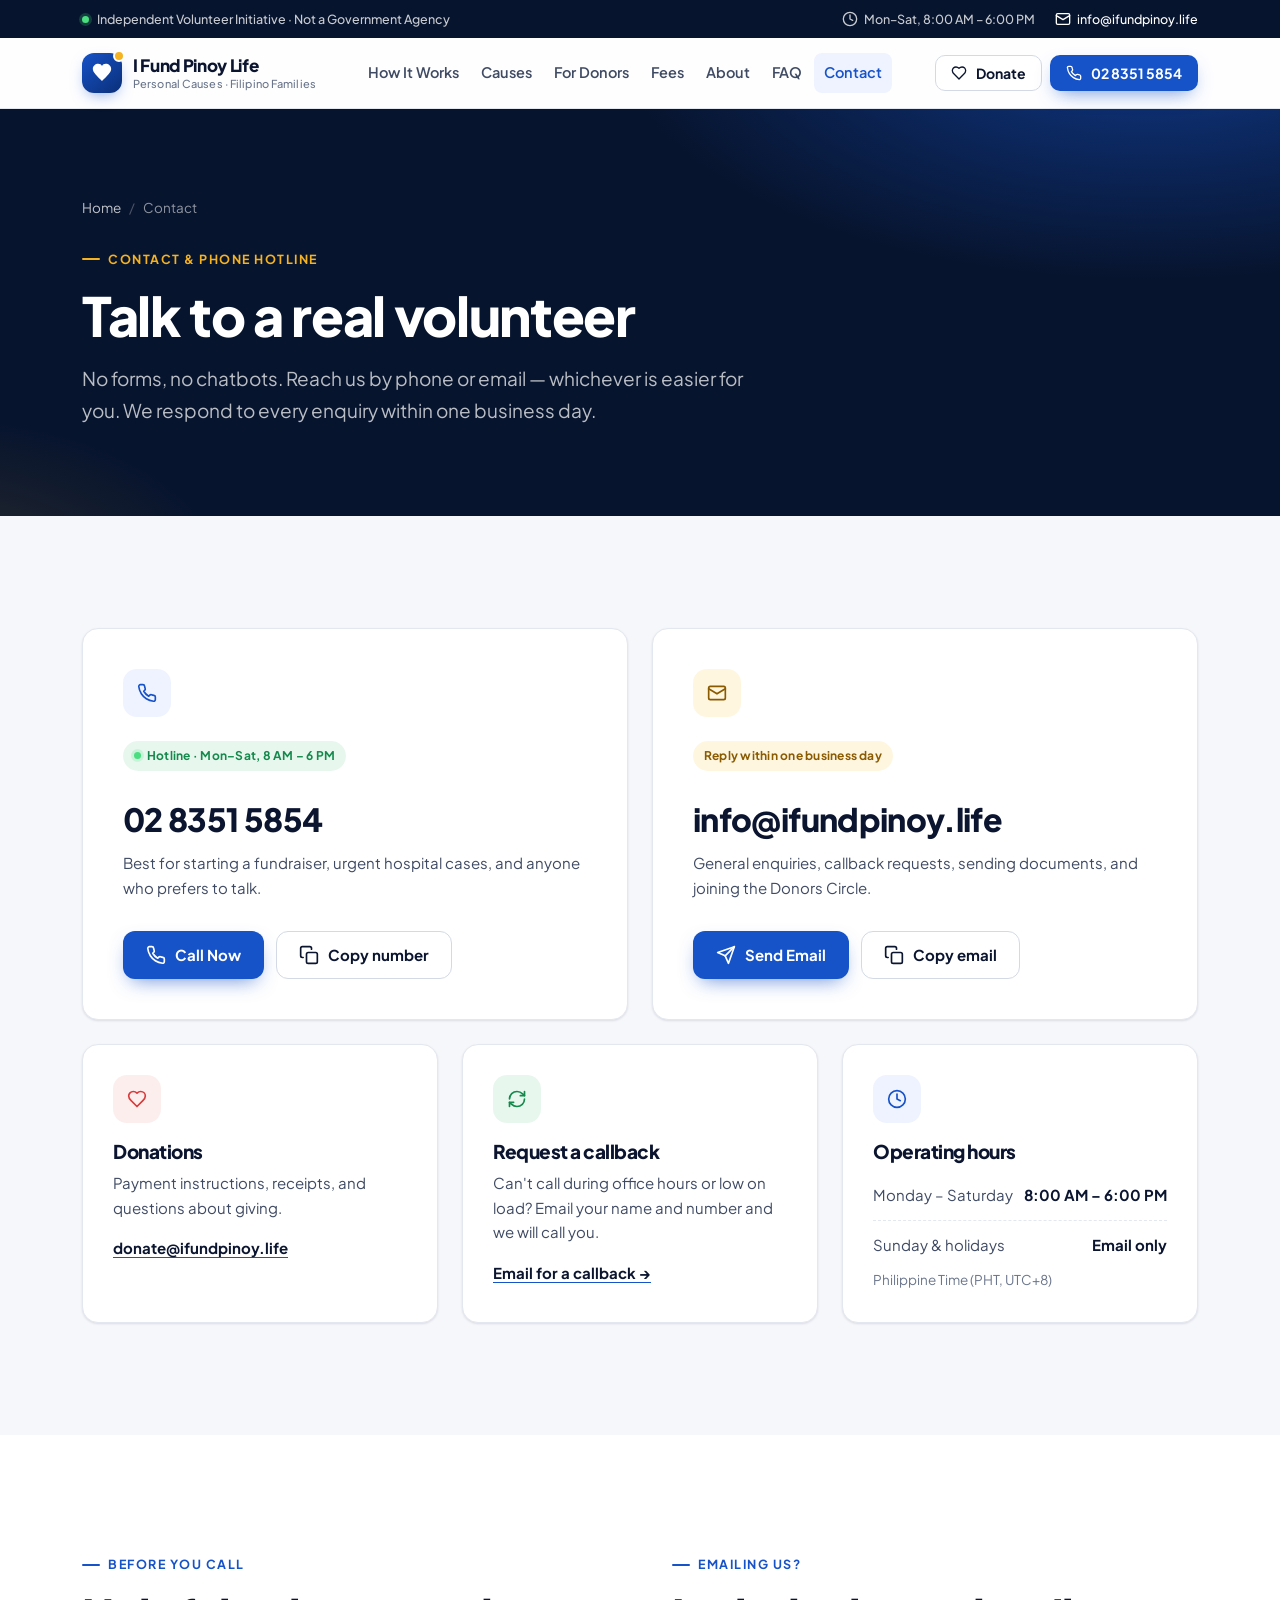
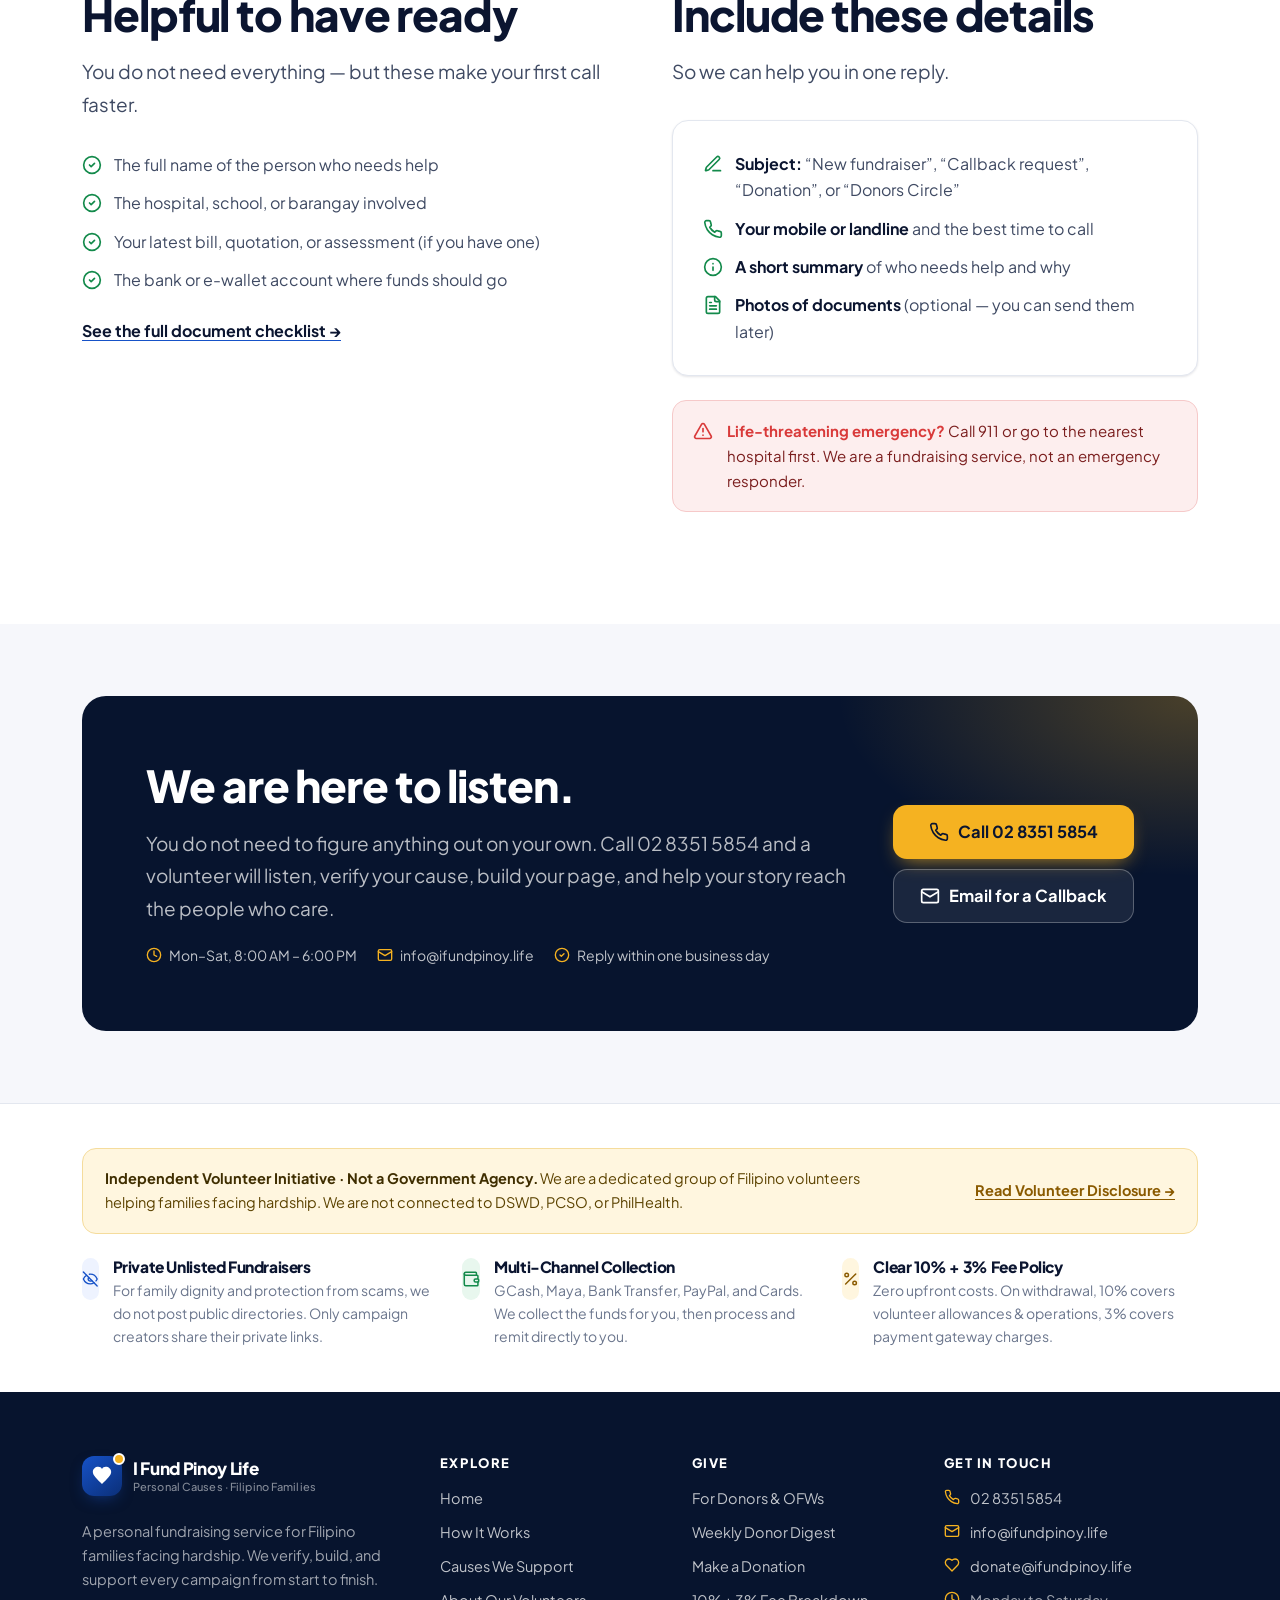
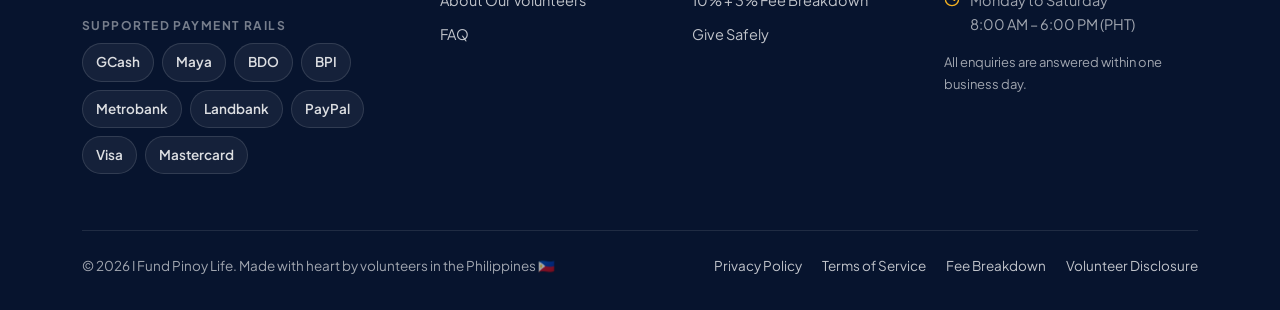
<file: contact.html>
<!DOCTYPE html>
<html lang="en" class="no-js">
<head>
  <meta charset="UTF-8">
  <meta name="viewport" content="width=device-width, initial-scale=1.0">
  <title>Contact & Phone Hotline | I Fund Pinoy Life</title>
  <meta name="description" content="Call I Fund Pinoy Life at 02 8351 5854 (Mon–Sat, 8 AM–6 PM) or email info@ifundpinoy.life. Real volunteers, reply within one business day.">
  <meta name="theme-color" content="#07142e">
  <meta property="og:type" content="website">
  <meta property="og:site_name" content="I Fund Pinoy Life">
  <meta property="og:title" content="Contact & Phone Hotline | I Fund Pinoy Life">
  <meta property="og:description" content="Call I Fund Pinoy Life at 02 8351 5854 (Mon–Sat, 8 AM–6 PM) or email info@ifundpinoy.life. Real volunteers, reply within one business day.">
  <link rel="icon" href="data:image/svg+xml,%3Csvg xmlns='http://www.w3.org/2000/svg' viewBox='0 0 24 24'%3E%3Crect width='24' height='24' rx='6' fill='%231652c8'/%3E%3Cpath fill='%23fff' transform='translate(4 4) scale(.66)' d='M12 21.6C6.4 16 1 11.3 1 7.2 1 3.5 4.1 1 7.5 1c2 0 3.8 1 4.5 2.5C12.7 2 14.5 1 16.5 1 19.9 1 23 3.5 23 7.2c0 4.1-5.4 8.8-11 14.4z'/%3E%3C/svg%3E">
  <link rel="preconnect" href="https://fonts.googleapis.com">
  <link rel="preconnect" href="https://fonts.gstatic.com" crossorigin>
  <link href="https://fonts.googleapis.com/css2?family=Plus+Jakarta+Sans:wght@400;500;600;700;800&display=swap" rel="stylesheet">
  <link rel="stylesheet" href="assets/css/styles.css">
</head>
<body>
<a class="skip-link" href="#main">Skip to content</a>
<div class="topbar">
  <div class="container">
    <div class="topbar-left"><span class="dot-live" aria-hidden="true"></span> <span class="tb-long">Independent Volunteer Initiative · Not a Government Agency</span><span class="tb-short">Volunteer-run · Not a Government Agency</span></div>
    <div class="topbar-right">
      <span><svg class="icon icon-sm" viewBox="0 0 24 24" aria-hidden="true"><circle cx="12" cy="12" r="10"/><path d="M12 6v6l4 2"/></svg> Mon–Sat, 8:00 AM – 6:00 PM</span>
      <a href="mailto:info@ifundpinoy.life"><svg class="icon icon-sm" viewBox="0 0 24 24" aria-hidden="true"><rect x="2" y="4" width="20" height="16" rx="2"/><path d="m22 7-10 6L2 7"/></svg> info@ifundpinoy.life</a>
    </div>
  </div>
</div>
<header class="site-header">
  <div class="container">
    <a href="index.html" class="brand" aria-label="I Fund Pinoy Life home">
      <span class="brand-mark" aria-hidden="true"><svg class="icon" viewBox="0 0 24 24" aria-hidden="true" style="fill:currentColor;stroke:none"><path d="M12 21.6C6.4 16 1 11.3 1 7.2 1 3.5 4.1 1 7.5 1c2 0 3.8 1 4.5 2.5C12.7 2 14.5 1 16.5 1 19.9 1 23 3.5 23 7.2c0 4.1-5.4 8.8-11 14.4z"/></svg></span>
      <span class="brand-name">I Fund Pinoy Life<span class="brand-sub">Personal Causes · Filipino Families</span></span>
    </a>
    <nav class="main-nav" aria-label="Main">
      <ul><li><a href="index.html">Home</a></li><li><a href="how-it-works.html">How It Works</a></li><li><a href="causes.html">Causes</a></li><li><a href="donors.html">For Donors</a></li><li><a href="fees.html">Fees</a></li><li><a href="about.html">About</a></li><li><a href="faq.html">FAQ</a></li><li><a href="contact.html" aria-current="page">Contact</a></li></ul>
    </nav>
    <div class="header-actions">
      <a href="donate.html" class="btn btn-outline btn-sm btn-donate"><svg class="icon icon-sm" viewBox="0 0 24 24" aria-hidden="true"><path d="M19 14c1.49-1.46 3-3.21 3-5.5A5.5 5.5 0 0 0 16.5 3c-1.76 0-3 .5-4.5 2-1.5-1.5-2.74-2-4.5-2A5.5 5.5 0 0 0 2 8.5c0 2.3 1.5 4.05 3 5.5l7 7Z"/></svg>Donate</a>
      <a href="tel:0283515854" class="btn btn-primary btn-sm" aria-label="Call 02 8351 5854"><svg class="icon icon-sm" viewBox="0 0 24 24" aria-hidden="true"><path d="M22 16.92v3a2 2 0 0 1-2.18 2 19.79 19.79 0 0 1-8.63-3.07 19.5 19.5 0 0 1-6-6 19.79 19.79 0 0 1-3.07-8.67A2 2 0 0 1 4.11 2h3a2 2 0 0 1 2 1.72c.13.96.36 1.9.7 2.81a2 2 0 0 1-.45 2.11L8.09 9.91a16 16 0 0 0 6 6l1.27-1.27a2 2 0 0 1 2.11-.45c.91.34 1.85.57 2.81.7A2 2 0 0 1 22 16.92z"/></svg><span class="btn-call-label">02 8351 5854</span></a>
      <button class="nav-toggle" type="button" aria-expanded="false" aria-controls="mobile-nav" aria-label="Open menu">
        <span class="icon-open"><svg class="icon" viewBox="0 0 24 24" aria-hidden="true"><path d="M4 6h16"/><path d="M4 12h16"/><path d="M4 18h16"/></svg></span><span class="icon-close"><svg class="icon" viewBox="0 0 24 24" aria-hidden="true"><path d="M18 6 6 18"/><path d="m6 6 12 12"/></svg></span>
      </button>
    </div>
  </div>
</header>
<nav class="mobile-nav" id="mobile-nav" aria-label="Mobile">
  <ul><li><a href="index.html">Home<svg class="icon icon-sm" viewBox="0 0 24 24" aria-hidden="true"><path d="M5 12h14"/><path d="m12 5 7 7-7 7"/></svg></a></li><li><a href="how-it-works.html">How It Works<svg class="icon icon-sm" viewBox="0 0 24 24" aria-hidden="true"><path d="M5 12h14"/><path d="m12 5 7 7-7 7"/></svg></a></li><li><a href="causes.html">Causes<svg class="icon icon-sm" viewBox="0 0 24 24" aria-hidden="true"><path d="M5 12h14"/><path d="m12 5 7 7-7 7"/></svg></a></li><li><a href="donors.html">For Donors<svg class="icon icon-sm" viewBox="0 0 24 24" aria-hidden="true"><path d="M5 12h14"/><path d="m12 5 7 7-7 7"/></svg></a></li><li><a href="fees.html">Fees<svg class="icon icon-sm" viewBox="0 0 24 24" aria-hidden="true"><path d="M5 12h14"/><path d="m12 5 7 7-7 7"/></svg></a></li><li><a href="about.html">About<svg class="icon icon-sm" viewBox="0 0 24 24" aria-hidden="true"><path d="M5 12h14"/><path d="m12 5 7 7-7 7"/></svg></a></li><li><a href="faq.html">FAQ<svg class="icon icon-sm" viewBox="0 0 24 24" aria-hidden="true"><path d="M5 12h14"/><path d="m12 5 7 7-7 7"/></svg></a></li><li><a href="contact.html" aria-current="page">Contact<svg class="icon icon-sm" viewBox="0 0 24 24" aria-hidden="true"><path d="M5 12h14"/><path d="m12 5 7 7-7 7"/></svg></a></li></ul>
  <div class="mobile-nav-actions">
    <a href="tel:0283515854" class="btn btn-primary btn-block btn-lg"><svg class="icon" viewBox="0 0 24 24" aria-hidden="true"><path d="M22 16.92v3a2 2 0 0 1-2.18 2 19.79 19.79 0 0 1-8.63-3.07 19.5 19.5 0 0 1-6-6 19.79 19.79 0 0 1-3.07-8.67A2 2 0 0 1 4.11 2h3a2 2 0 0 1 2 1.72c.13.96.36 1.9.7 2.81a2 2 0 0 1-.45 2.11L8.09 9.91a16 16 0 0 0 6 6l1.27-1.27a2 2 0 0 1 2.11-.45c.91.34 1.85.57 2.81.7A2 2 0 0 1 22 16.92z"/></svg>Call 02 8351 5854</a>
    <a href="donate.html" class="btn btn-sun btn-block btn-lg"><svg class="icon" viewBox="0 0 24 24" aria-hidden="true"><path d="M19 14c1.49-1.46 3-3.21 3-5.5A5.5 5.5 0 0 0 16.5 3c-1.76 0-3 .5-4.5 2-1.5-1.5-2.74-2-4.5-2A5.5 5.5 0 0 0 2 8.5c0 2.3 1.5 4.05 3 5.5l7 7Z"/></svg>Make a Donation</a>
    <a href="mailto:info@ifundpinoy.life" class="btn btn-outline btn-block"><svg class="icon" viewBox="0 0 24 24" aria-hidden="true"><rect x="2" y="4" width="20" height="16" rx="2"/><path d="m22 7-10 6L2 7"/></svg>info@ifundpinoy.life</a>
  </div>
  <p class="mobile-nav-note">Open Monday to Saturday, 8:00 AM to 6:00 PM (PHT). We respond to all emails within one business day.</p>
</nav>
<main id="main">
<section class="page-hero">
  <div class="container">
    <ol class="crumbs" aria-label="Breadcrumb"><li><a href="index.html">Home</a></li><li aria-current="page">Contact</li></ol>
    <p class="eyebrow">Contact & phone hotline</p>
    <h1>Talk to a real volunteer</h1>
    <p class="lead">No forms, no chatbots. Reach us by phone or email — whichever is easier for you. We respond to every enquiry within one business day.</p>
    
  </div>
</section>

<section class="section">
  <div class="container">
    <div class="grid grid-2">
      <div class="card contact-card reveal" style="padding:clamp(26px,4vw,40px)">
        <div class="icon-tile"><svg class="icon" viewBox="0 0 24 24" aria-hidden="true"><path d="M22 16.92v3a2 2 0 0 1-2.18 2 19.79 19.79 0 0 1-8.63-3.07 19.5 19.5 0 0 1-6-6 19.79 19.79 0 0 1-3.07-8.67A2 2 0 0 1 4.11 2h3a2 2 0 0 1 2 1.72c.13.96.36 1.9.7 2.81a2 2 0 0 1-.45 2.11L8.09 9.91a16 16 0 0 0 6 6l1.27-1.27a2 2 0 0 1 2.11-.45c.91.34 1.85.57 2.81.7A2 2 0 0 1 22 16.92z"/></svg></div>
        <span class="badge green" style="align-self:flex-start"><span class="dot-live" aria-hidden="true"></span>Hotline · Mon–Sat, 8 AM – 6 PM</span>
        <a href="tel:0283515854" class="contact-big mt-2">02 8351 5854</a>
        <p>Best for starting a fundraiser, urgent hospital cases, and anyone who prefers to talk.</p>
        <div class="btn-row mt-3"><a href="tel:0283515854" class="btn btn-primary"><svg class="icon" viewBox="0 0 24 24" aria-hidden="true"><path d="M22 16.92v3a2 2 0 0 1-2.18 2 19.79 19.79 0 0 1-8.63-3.07 19.5 19.5 0 0 1-6-6 19.79 19.79 0 0 1-3.07-8.67A2 2 0 0 1 4.11 2h3a2 2 0 0 1 2 1.72c.13.96.36 1.9.7 2.81a2 2 0 0 1-.45 2.11L8.09 9.91a16 16 0 0 0 6 6l1.27-1.27a2 2 0 0 1 2.11-.45c.91.34 1.85.57 2.81.7A2 2 0 0 1 22 16.92z"/></svg>Call Now</a><button type="button" class="btn btn-outline" data-copy="02 8351 5854"><svg class="icon" viewBox="0 0 24 24" aria-hidden="true"><rect x="9" y="9" width="13" height="13" rx="2"/><path d="M5 15H4a2 2 0 0 1-2-2V4a2 2 0 0 1 2-2h9a2 2 0 0 1 2 2v1"/></svg>Copy number</button></div>
      </div>
      <div class="card contact-card reveal" style="padding:clamp(26px,4vw,40px)">
        <div class="icon-tile sun"><svg class="icon" viewBox="0 0 24 24" aria-hidden="true"><rect x="2" y="4" width="20" height="16" rx="2"/><path d="m22 7-10 6L2 7"/></svg></div>
        <span class="badge sun" style="align-self:flex-start">Reply within one business day</span>
        <a href="mailto:info@ifundpinoy.life" class="contact-big mt-2">info@ifundpinoy.life</a>
        <p>General enquiries, callback requests, sending documents, and joining the Donors Circle.</p>
        <div class="btn-row mt-3"><a href="mailto:info@ifundpinoy.life" class="btn btn-primary"><svg class="icon" viewBox="0 0 24 24" aria-hidden="true"><path d="m22 2-7 20-4-9-9-4Z"/><path d="M22 2 11 13"/></svg>Send Email</a><button type="button" class="btn btn-outline" data-copy="info@ifundpinoy.life"><svg class="icon" viewBox="0 0 24 24" aria-hidden="true"><rect x="9" y="9" width="13" height="13" rx="2"/><path d="M5 15H4a2 2 0 0 1-2-2V4a2 2 0 0 1 2-2h9a2 2 0 0 1 2 2v1"/></svg>Copy email</button></div>
      </div>
    </div>
    <div class="grid grid-3 mt-3">
      <div class="card reveal">
        <div class="icon-tile rose"><svg class="icon" viewBox="0 0 24 24" aria-hidden="true"><path d="M19 14c1.49-1.46 3-3.21 3-5.5A5.5 5.5 0 0 0 16.5 3c-1.76 0-3 .5-4.5 2-1.5-1.5-2.74-2-4.5-2A5.5 5.5 0 0 0 2 8.5c0 2.3 1.5 4.05 3 5.5l7 7Z"/></svg></div>
        <h3>Donations</h3>
        <p>Payment instructions, receipts, and questions about giving.</p>
        <p class="mt-2"><a href="mailto:donate@ifundpinoy.life"><strong>donate@ifundpinoy.life</strong></a></p>
      </div>
      <div class="card reveal">
        <div class="icon-tile green"><svg class="icon" viewBox="0 0 24 24" aria-hidden="true"><path d="M3 12a9 9 0 0 1 9-9 9.75 9.75 0 0 1 6.74 2.74L21 8"/><path d="M21 3v5h-5"/><path d="M21 12a9 9 0 0 1-9 9 9.75 9.75 0 0 1-6.74-2.74L3 16"/><path d="M8 16H3v5"/></svg></div>
        <h3>Request a callback</h3>
        <p>Can't call during office hours or low on load? Email your name and number and we will call you.</p>
        <p class="mt-2"><a href="mailto:info@ifundpinoy.life?subject=Callback%20request&body=Hello%20I%20Fund%20Pinoy%20Life%20team%2C%0A%0APlease%20call%20me%20back%20about%20starting%20a%20fundraiser.%0A%0AMy%20name%3A%0AMy%20mobile%20/%20landline%20number%3A%0ABest%20time%20to%20call%20%28Mon-Sat%2C%208AM-6PM%29%3A%0AWho%20needs%20help%20and%20why%20%28short%29%3A%0A%0AThank%20you."><strong>Email for a callback →</strong></a></p>
      </div>
      <div class="card reveal">
        <div class="icon-tile"><svg class="icon" viewBox="0 0 24 24" aria-hidden="true"><circle cx="12" cy="12" r="10"/><path d="M12 6v6l4 2"/></svg></div>
        <h3>Operating hours</h3>
        <div class="hours mt-1">
          <div><span>Monday – Saturday</span><b>8:00 AM – 6:00 PM</b></div>
          <div><span>Sunday &amp; holidays</span><b>Email only</b></div>
        </div>
        <p class="muted" style="font-size:13.5px">Philippine Time (PHT, UTC+8)</p>
      </div>
    </div>
  </div>
</section>

<section class="section section-white">
  <div class="container">
    <div class="split split-top">
      <div>
        <p class="eyebrow">Before you call</p>
        <h2 class="h2">Helpful to have ready</h2>
        <p class="lead">You do not need everything — but these make your first call faster.</p>
        <ul class="check-list mt-4">
          <li><svg class="icon" viewBox="0 0 24 24" aria-hidden="true"><circle cx="12" cy="12" r="10"/><path d="m9 12 2 2 4-4"/></svg><span>The full name of the person who needs help</span></li>
          <li><svg class="icon" viewBox="0 0 24 24" aria-hidden="true"><circle cx="12" cy="12" r="10"/><path d="m9 12 2 2 4-4"/></svg><span>The hospital, school, or barangay involved</span></li>
          <li><svg class="icon" viewBox="0 0 24 24" aria-hidden="true"><circle cx="12" cy="12" r="10"/><path d="m9 12 2 2 4-4"/></svg><span>Your latest bill, quotation, or assessment (if you have one)</span></li>
          <li><svg class="icon" viewBox="0 0 24 24" aria-hidden="true"><circle cx="12" cy="12" r="10"/><path d="m9 12 2 2 4-4"/></svg><span>The bank or e-wallet account where funds should go</span></li>
        </ul>
        <p class="mt-3"><a href="how-it-works.html#documents"><strong>See the full document checklist →</strong></a></p>
      </div>
      <div>
        <p class="eyebrow">Emailing us?</p>
        <h2 class="h2">Include these details</h2>
        <p class="lead">So we can help you in one reply.</p>
        <div class="card mt-4">
          <ul class="check-list">
            <li><svg class="icon" viewBox="0 0 24 24" aria-hidden="true"><path d="M12 20h9"/><path d="M16.38 3.62a1 1 0 0 1 3 3L7.37 18.64a2 2 0 0 1-.86.5l-2.87.84a.5.5 0 0 1-.62-.62l.84-2.87a2 2 0 0 1 .5-.86z"/></svg><span><strong>Subject:</strong> “New fundraiser”, “Callback request”, “Donation”, or “Donors Circle”</span></li>
            <li><svg class="icon" viewBox="0 0 24 24" aria-hidden="true"><path d="M22 16.92v3a2 2 0 0 1-2.18 2 19.79 19.79 0 0 1-8.63-3.07 19.5 19.5 0 0 1-6-6 19.79 19.79 0 0 1-3.07-8.67A2 2 0 0 1 4.11 2h3a2 2 0 0 1 2 1.72c.13.96.36 1.9.7 2.81a2 2 0 0 1-.45 2.11L8.09 9.91a16 16 0 0 0 6 6l1.27-1.27a2 2 0 0 1 2.11-.45c.91.34 1.85.57 2.81.7A2 2 0 0 1 22 16.92z"/></svg><span><strong>Your mobile or landline</strong> and the best time to call</span></li>
            <li><svg class="icon" viewBox="0 0 24 24" aria-hidden="true"><circle cx="12" cy="12" r="10"/><path d="M12 16v-4"/><path d="M12 8h.01"/></svg><span><strong>A short summary</strong> of who needs help and why</span></li>
            <li><svg class="icon" viewBox="0 0 24 24" aria-hidden="true"><path d="M15 2H6a2 2 0 0 0-2 2v16a2 2 0 0 0 2 2h12a2 2 0 0 0 2-2V7Z"/><path d="M14 2v4a2 2 0 0 0 2 2h4"/><path d="M10 9H8"/><path d="M16 13H8"/><path d="M16 17H8"/></svg><span><strong>Photos of documents</strong> (optional — you can send them later)</span></li>
          </ul>
        </div>
        <div class="callout rose mt-3"><svg class="icon" viewBox="0 0 24 24" aria-hidden="true"><path d="m21.73 18-8-14a2 2 0 0 0-3.48 0l-8 14A2 2 0 0 0 4 21h16a2 2 0 0 0 1.73-3"/><path d="M12 9v4"/><path d="M12 17h.01"/></svg><div><strong>Life-threatening emergency?</strong> Call 911 or go to the nearest hospital first. We are a fundraising service, not an emergency responder.</div></div>
      </div>
    </div>
  </div>
</section>
<section class="section-sm">
  <div class="container">
    <div class="cta-band reveal">
      <div>
        <h2 class="h2">We are here to listen.</h2>
        <p class="lead">You do not need to figure anything out on your own. Call 02 8351 5854 and a volunteer will listen, verify your cause, build your page, and help your story reach the people who care.</p>
        <div class="cta-meta">
          <span><svg class="icon icon-sm" viewBox="0 0 24 24" aria-hidden="true"><circle cx="12" cy="12" r="10"/><path d="M12 6v6l4 2"/></svg> Mon–Sat, 8:00 AM – 6:00 PM</span>
          <span><svg class="icon icon-sm" viewBox="0 0 24 24" aria-hidden="true"><rect x="2" y="4" width="20" height="16" rx="2"/><path d="m22 7-10 6L2 7"/></svg> info@ifundpinoy.life</span>
          <span><svg class="icon icon-sm" viewBox="0 0 24 24" aria-hidden="true"><circle cx="12" cy="12" r="10"/><path d="m9 12 2 2 4-4"/></svg> Reply within one business day</span>
        </div>
      </div>
      <div class="cta-actions">
        <a href="tel:0283515854" class="btn btn-sun btn-lg"><svg class="icon" viewBox="0 0 24 24" aria-hidden="true"><path d="M22 16.92v3a2 2 0 0 1-2.18 2 19.79 19.79 0 0 1-8.63-3.07 19.5 19.5 0 0 1-6-6 19.79 19.79 0 0 1-3.07-8.67A2 2 0 0 1 4.11 2h3a2 2 0 0 1 2 1.72c.13.96.36 1.9.7 2.81a2 2 0 0 1-.45 2.11L8.09 9.91a16 16 0 0 0 6 6l1.27-1.27a2 2 0 0 1 2.11-.45c.91.34 1.85.57 2.81.7A2 2 0 0 1 22 16.92z"/></svg>Call 02 8351 5854</a>
        <a href="mailto:info@ifundpinoy.life?subject=Callback%20request&body=Hello%20I%20Fund%20Pinoy%20Life%20team%2C%0A%0APlease%20call%20me%20back%20about%20starting%20a%20fundraiser.%0A%0AMy%20name%3A%0AMy%20mobile%20/%20landline%20number%3A%0ABest%20time%20to%20call%20%28Mon-Sat%2C%208AM-6PM%29%3A%0AWho%20needs%20help%20and%20why%20%28short%29%3A%0A%0AThank%20you." class="btn btn-ghost-light btn-lg"><svg class="icon" viewBox="0 0 24 24" aria-hidden="true"><rect x="2" y="4" width="20" height="16" rx="2"/><path d="m22 7-10 6L2 7"/></svg>Email for a Callback</a>
      </div>
    </div>
  </div>
</section>
</main>
<section class="disclosure-band" aria-label="Disclosures">
  <div class="container">
    <div class="disclosure-top">
      <p><strong>Independent Volunteer Initiative · Not a Government Agency.</strong> We are a dedicated group of Filipino volunteers helping families facing hardship. We are not connected to DSWD, PCSO, or PhilHealth.</p>
      <a href="disclosure.html">Read Volunteer Disclosure →</a>
    </div>
    <div class="grid grid-3">
      <div class="mini-feature"><div class="icon-tile"><svg class="icon" viewBox="0 0 24 24" aria-hidden="true"><path d="M10.73 5.08A10.43 10.43 0 0 1 12 5c7 0 10 7 10 7a13.16 13.16 0 0 1-1.67 2.68"/><path d="M6.61 6.61A13.53 13.53 0 0 0 2 12s3 7 10 7a9.74 9.74 0 0 0 5.39-1.61"/><path d="M14.12 14.12a3 3 0 1 1-4.24-4.24"/><path d="m2 2 20 20"/></svg></div><div><h3>Private Unlisted Fundraisers</h3><p>For family dignity and protection from scams, we do not post public directories. Only campaign creators share their private links.</p></div></div>
      <div class="mini-feature"><div class="icon-tile green"><svg class="icon" viewBox="0 0 24 24" aria-hidden="true"><path d="M19 7V4a1 1 0 0 0-1-1H5a2 2 0 0 0 0 4h15a1 1 0 0 1 1 1v4h-3a2 2 0 0 0 0 4h3a1 1 0 0 0 1-1v-2a1 1 0 0 0-1-1"/><path d="M3 5v14a2 2 0 0 0 2 2h15a1 1 0 0 0 1-1v-4"/></svg></div><div><h3>Multi-Channel Collection</h3><p>GCash, Maya, Bank Transfer, PayPal, and Cards. We collect the funds for you, then process and remit directly to you.</p></div></div>
      <div class="mini-feature"><div class="icon-tile sun"><svg class="icon" viewBox="0 0 24 24" aria-hidden="true"><path d="M19 5 5 19"/><circle cx="6.5" cy="6.5" r="2.5"/><circle cx="17.5" cy="17.5" r="2.5"/></svg></div><div><h3>Clear 10% + 3% Fee Policy</h3><p>Zero upfront costs. On withdrawal, 10% covers volunteer allowances &amp; operations, 3% covers payment gateway charges.</p></div></div>
    </div>
  </div>
</section>
<footer class="site-footer">
  <div class="container">
    <div class="footer-grid">
      <div>
        <a href="index.html" class="brand" aria-label="I Fund Pinoy Life home">
          <span class="brand-mark" aria-hidden="true"><svg class="icon" viewBox="0 0 24 24" aria-hidden="true" style="fill:currentColor;stroke:none"><path d="M12 21.6C6.4 16 1 11.3 1 7.2 1 3.5 4.1 1 7.5 1c2 0 3.8 1 4.5 2.5C12.7 2 14.5 1 16.5 1 19.9 1 23 3.5 23 7.2c0 4.1-5.4 8.8-11 14.4z"/></svg></span>
          <span class="brand-name">I Fund Pinoy Life<span class="brand-sub">Personal Causes · Filipino Families</span></span>
        </a>
        <p class="mt-3">A personal fundraising service for Filipino families facing hardship. We verify, build, and support every campaign from start to finish.</p>
        <p class="mt-3" style="font-size:12px;text-transform:uppercase;letter-spacing:.12em;color:rgba(255,255,255,.45);font-weight:700">Supported payment rails</p>
        <div class="chips mt-1"><span class="chip">GCash</span><span class="chip">Maya</span><span class="chip">BDO</span><span class="chip">BPI</span><span class="chip">Metrobank</span><span class="chip">Landbank</span><span class="chip">PayPal</span><span class="chip">Visa</span><span class="chip">Mastercard</span></div>
      </div>
      <div>
        <h4>Explore</h4>
        <ul>
          <li><a href="index.html">Home</a></li>
          <li><a href="how-it-works.html">How It Works</a></li>
          <li><a href="causes.html">Causes We Support</a></li>
          <li><a href="about.html">About Our Volunteers</a></li>
          <li><a href="faq.html">FAQ</a></li>
        </ul>
      </div>
      <div>
        <h4>Give</h4>
        <ul>
          <li><a href="donors.html">For Donors &amp; OFWs</a></li>
          <li><a href="donors.html#digest">Weekly Donor Digest</a></li>
          <li><a href="donate.html">Make a Donation</a></li>
          <li><a href="fees.html">10% + 3% Fee Breakdown</a></li>
          <li><a href="donors.html#safety">Give Safely</a></li>
        </ul>
      </div>
      <div>
        <h4>Get in Touch</h4>
        <ul class="footer-contact">
          <li><svg class="icon icon-sm" viewBox="0 0 24 24" aria-hidden="true"><path d="M22 16.92v3a2 2 0 0 1-2.18 2 19.79 19.79 0 0 1-8.63-3.07 19.5 19.5 0 0 1-6-6 19.79 19.79 0 0 1-3.07-8.67A2 2 0 0 1 4.11 2h3a2 2 0 0 1 2 1.72c.13.96.36 1.9.7 2.81a2 2 0 0 1-.45 2.11L8.09 9.91a16 16 0 0 0 6 6l1.27-1.27a2 2 0 0 1 2.11-.45c.91.34 1.85.57 2.81.7A2 2 0 0 1 22 16.92z"/></svg><a href="tel:0283515854">02 8351 5854</a></li>
          <li><svg class="icon icon-sm" viewBox="0 0 24 24" aria-hidden="true"><rect x="2" y="4" width="20" height="16" rx="2"/><path d="m22 7-10 6L2 7"/></svg><a href="mailto:info@ifundpinoy.life">info@ifundpinoy.life</a></li>
          <li><svg class="icon icon-sm" viewBox="0 0 24 24" aria-hidden="true"><path d="M19 14c1.49-1.46 3-3.21 3-5.5A5.5 5.5 0 0 0 16.5 3c-1.76 0-3 .5-4.5 2-1.5-1.5-2.74-2-4.5-2A5.5 5.5 0 0 0 2 8.5c0 2.3 1.5 4.05 3 5.5l7 7Z"/></svg><a href="mailto:donate@ifundpinoy.life">donate@ifundpinoy.life</a></li>
          <li><svg class="icon icon-sm" viewBox="0 0 24 24" aria-hidden="true"><circle cx="12" cy="12" r="10"/><path d="M12 6v6l4 2"/></svg><span>Monday to Saturday<br>8:00 AM – 6:00 PM (PHT)</span></li>
        </ul>
        <p class="mt-2" style="font-size:13px">All enquiries are answered within one business day.</p>
      </div>
    </div>
    <div class="footer-bottom">
      <span>© <span id="year">2026</span> I Fund Pinoy Life. Made with heart by volunteers in the Philippines 🇵🇭</span>
      <nav aria-label="Legal">
        <a href="privacy.html">Privacy Policy</a>
        <a href="terms.html">Terms of Service</a>
        <a href="fees.html">Fee Breakdown</a>
        <a href="disclosure.html">Volunteer Disclosure</a>
      </nav>
    </div>
  </div>
</footer>
<div class="mobile-callbar" aria-label="Quick contact">
  <a href="tel:0283515854" class="btn btn-primary"><svg class="icon icon-sm" viewBox="0 0 24 24" aria-hidden="true"><path d="M22 16.92v3a2 2 0 0 1-2.18 2 19.79 19.79 0 0 1-8.63-3.07 19.5 19.5 0 0 1-6-6 19.79 19.79 0 0 1-3.07-8.67A2 2 0 0 1 4.11 2h3a2 2 0 0 1 2 1.72c.13.96.36 1.9.7 2.81a2 2 0 0 1-.45 2.11L8.09 9.91a16 16 0 0 0 6 6l1.27-1.27a2 2 0 0 1 2.11-.45c.91.34 1.85.57 2.81.7A2 2 0 0 1 22 16.92z"/></svg>Call Us</a>
  <a href="mailto:info@ifundpinoy.life" class="btn btn-ghost-light"><svg class="icon icon-sm" viewBox="0 0 24 24" aria-hidden="true"><rect x="2" y="4" width="20" height="16" rx="2"/><path d="m22 7-10 6L2 7"/></svg>Email Us</a>
</div>
<script src="assets/js/main.js"></script>
</body>
</html>
</file>
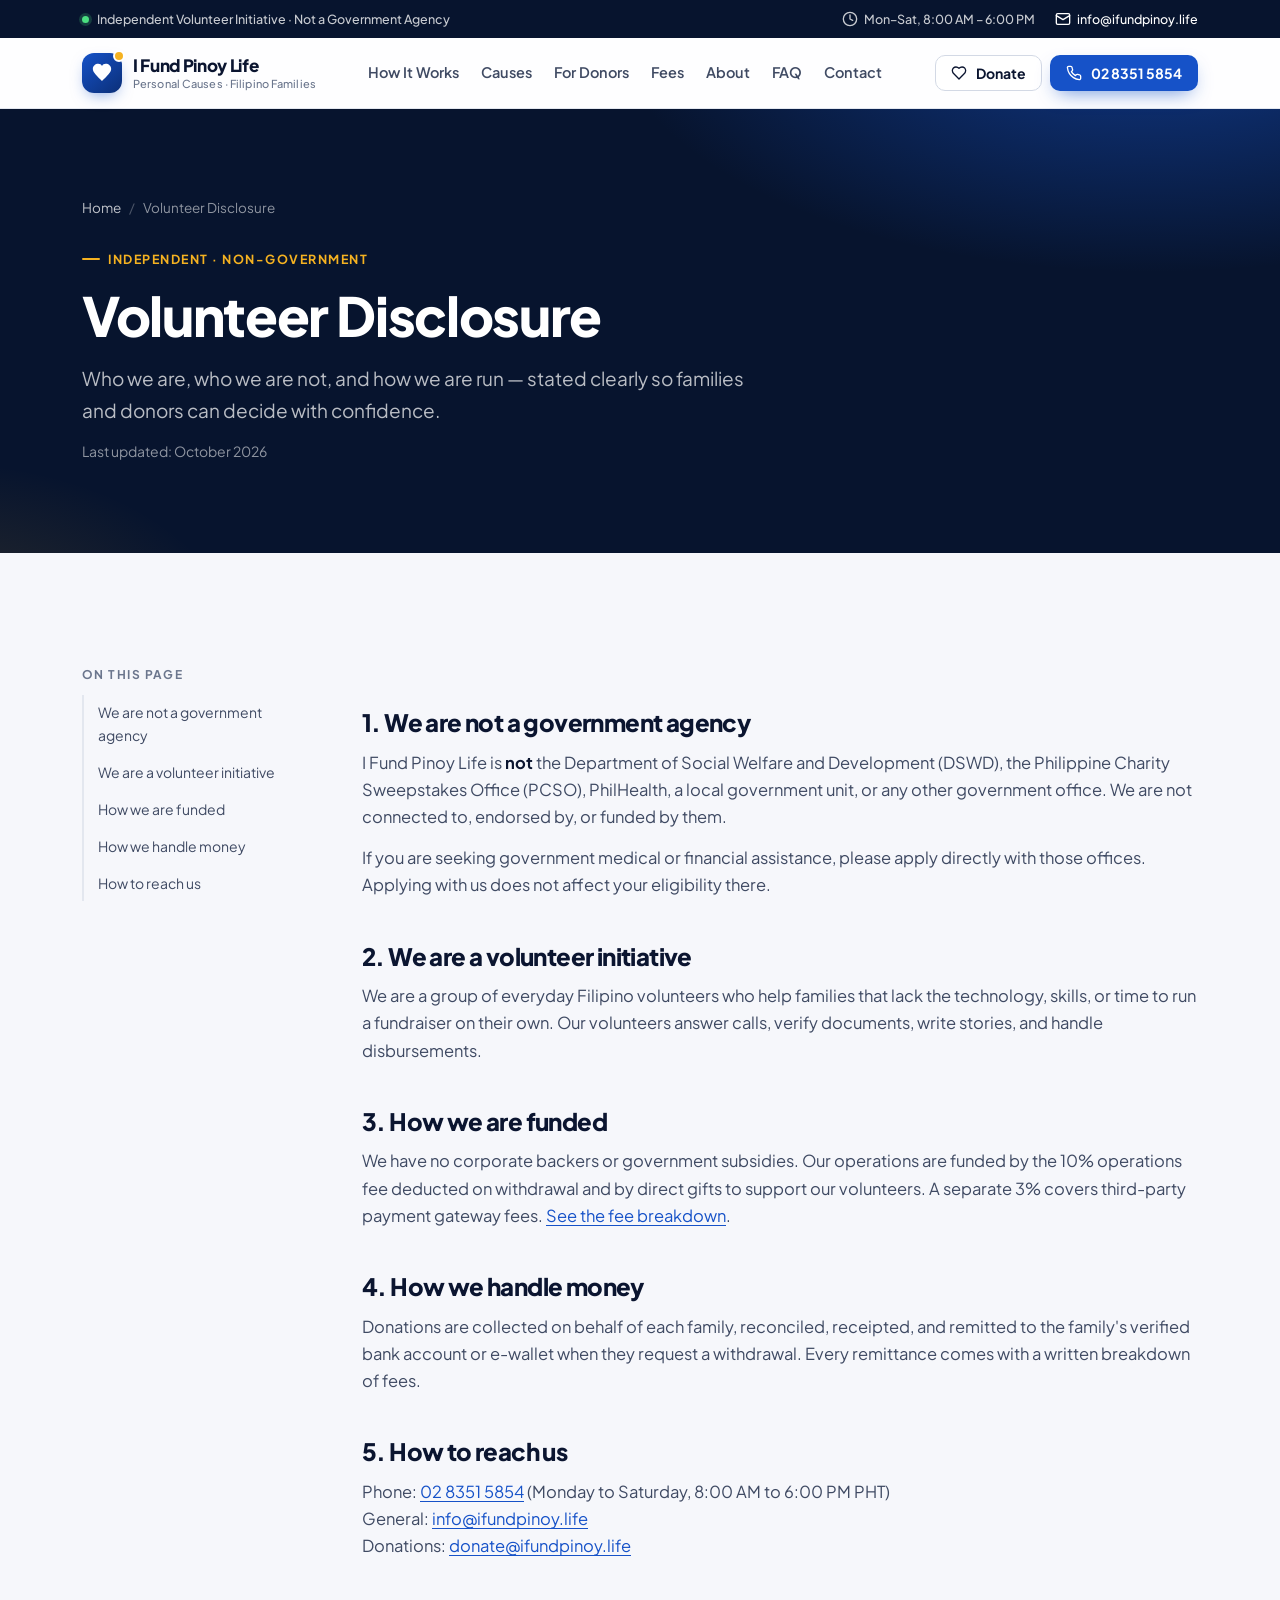
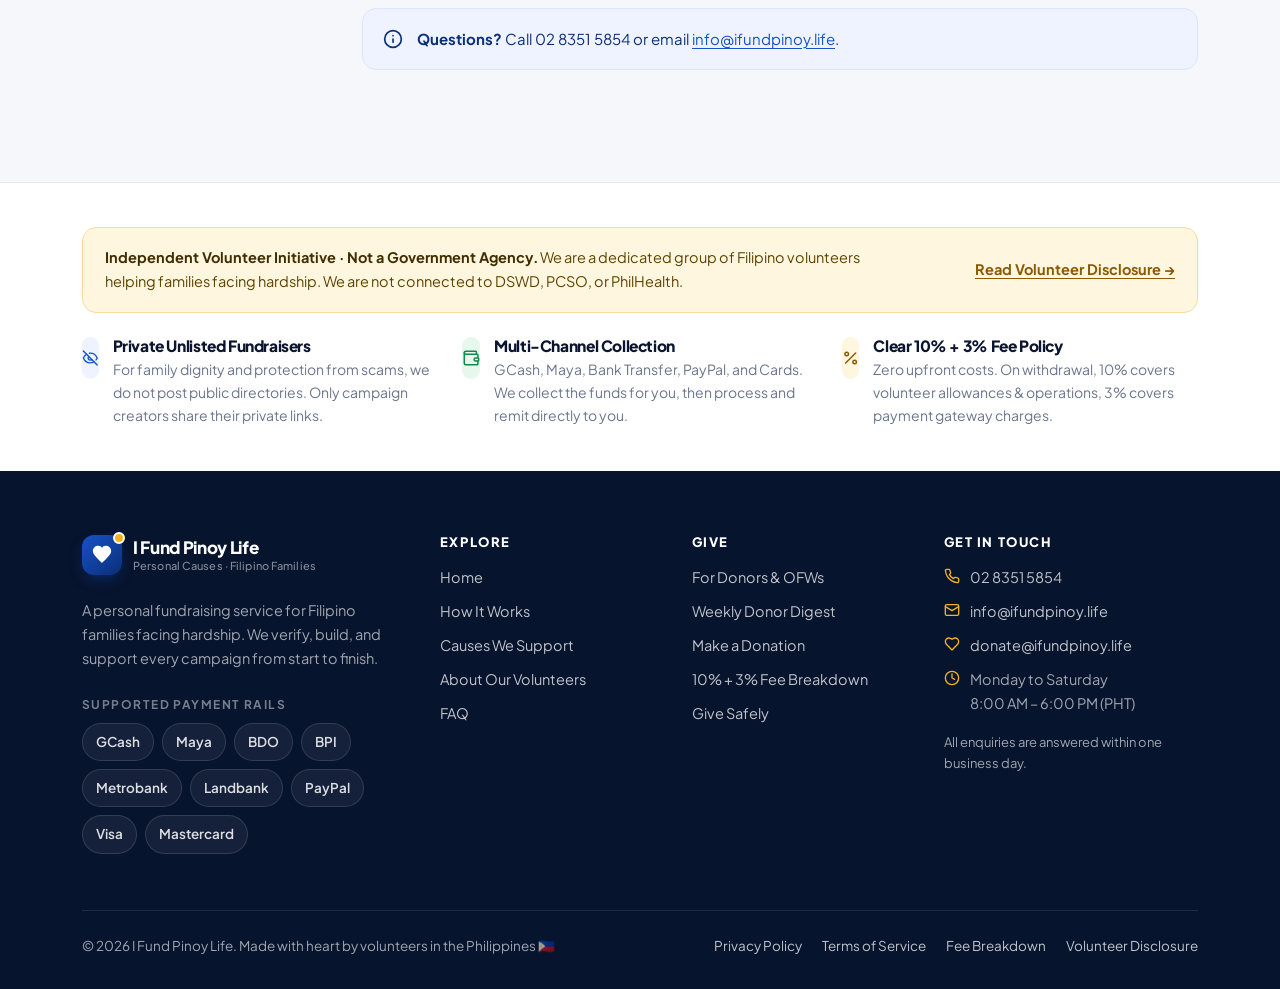
<file: disclosure.html>
<!DOCTYPE html>
<html lang="en" class="no-js">
<head>
  <meta charset="UTF-8">
  <meta name="viewport" content="width=device-width, initial-scale=1.0">
  <title>Volunteer Disclosure | I Fund Pinoy Life</title>
  <meta name="description" content="Who we are, who we are not, and how we are run — stated clearly so families and donors can decide with confidence.">
  <meta name="theme-color" content="#07142e">
  <meta property="og:type" content="website">
  <meta property="og:site_name" content="I Fund Pinoy Life">
  <meta property="og:title" content="Volunteer Disclosure | I Fund Pinoy Life">
  <meta property="og:description" content="Who we are, who we are not, and how we are run — stated clearly so families and donors can decide with confidence.">
  <link rel="icon" href="data:image/svg+xml,%3Csvg xmlns='http://www.w3.org/2000/svg' viewBox='0 0 24 24'%3E%3Crect width='24' height='24' rx='6' fill='%231652c8'/%3E%3Cpath fill='%23fff' transform='translate(4 4) scale(.66)' d='M12 21.6C6.4 16 1 11.3 1 7.2 1 3.5 4.1 1 7.5 1c2 0 3.8 1 4.5 2.5C12.7 2 14.5 1 16.5 1 19.9 1 23 3.5 23 7.2c0 4.1-5.4 8.8-11 14.4z'/%3E%3C/svg%3E">
  <link rel="preconnect" href="https://fonts.googleapis.com">
  <link rel="preconnect" href="https://fonts.gstatic.com" crossorigin>
  <link href="https://fonts.googleapis.com/css2?family=Plus+Jakarta+Sans:wght@400;500;600;700;800&display=swap" rel="stylesheet">
  <link rel="stylesheet" href="assets/css/styles.css">
</head>
<body>
<a class="skip-link" href="#main">Skip to content</a>
<div class="topbar">
  <div class="container">
    <div class="topbar-left"><span class="dot-live" aria-hidden="true"></span> <span class="tb-long">Independent Volunteer Initiative · Not a Government Agency</span><span class="tb-short">Volunteer-run · Not a Government Agency</span></div>
    <div class="topbar-right">
      <span><svg class="icon icon-sm" viewBox="0 0 24 24" aria-hidden="true"><circle cx="12" cy="12" r="10"/><path d="M12 6v6l4 2"/></svg> Mon–Sat, 8:00 AM – 6:00 PM</span>
      <a href="mailto:info@ifundpinoy.life"><svg class="icon icon-sm" viewBox="0 0 24 24" aria-hidden="true"><rect x="2" y="4" width="20" height="16" rx="2"/><path d="m22 7-10 6L2 7"/></svg> info@ifundpinoy.life</a>
    </div>
  </div>
</div>
<header class="site-header">
  <div class="container">
    <a href="index.html" class="brand" aria-label="I Fund Pinoy Life home">
      <span class="brand-mark" aria-hidden="true"><svg class="icon" viewBox="0 0 24 24" aria-hidden="true" style="fill:currentColor;stroke:none"><path d="M12 21.6C6.4 16 1 11.3 1 7.2 1 3.5 4.1 1 7.5 1c2 0 3.8 1 4.5 2.5C12.7 2 14.5 1 16.5 1 19.9 1 23 3.5 23 7.2c0 4.1-5.4 8.8-11 14.4z"/></svg></span>
      <span class="brand-name">I Fund Pinoy Life<span class="brand-sub">Personal Causes · Filipino Families</span></span>
    </a>
    <nav class="main-nav" aria-label="Main">
      <ul><li><a href="index.html">Home</a></li><li><a href="how-it-works.html">How It Works</a></li><li><a href="causes.html">Causes</a></li><li><a href="donors.html">For Donors</a></li><li><a href="fees.html">Fees</a></li><li><a href="about.html">About</a></li><li><a href="faq.html">FAQ</a></li><li><a href="contact.html">Contact</a></li></ul>
    </nav>
    <div class="header-actions">
      <a href="donate.html" class="btn btn-outline btn-sm btn-donate"><svg class="icon icon-sm" viewBox="0 0 24 24" aria-hidden="true"><path d="M19 14c1.49-1.46 3-3.21 3-5.5A5.5 5.5 0 0 0 16.5 3c-1.76 0-3 .5-4.5 2-1.5-1.5-2.74-2-4.5-2A5.5 5.5 0 0 0 2 8.5c0 2.3 1.5 4.05 3 5.5l7 7Z"/></svg>Donate</a>
      <a href="tel:0283515854" class="btn btn-primary btn-sm" aria-label="Call 02 8351 5854"><svg class="icon icon-sm" viewBox="0 0 24 24" aria-hidden="true"><path d="M22 16.92v3a2 2 0 0 1-2.18 2 19.79 19.79 0 0 1-8.63-3.07 19.5 19.5 0 0 1-6-6 19.79 19.79 0 0 1-3.07-8.67A2 2 0 0 1 4.11 2h3a2 2 0 0 1 2 1.72c.13.96.36 1.9.7 2.81a2 2 0 0 1-.45 2.11L8.09 9.91a16 16 0 0 0 6 6l1.27-1.27a2 2 0 0 1 2.11-.45c.91.34 1.85.57 2.81.7A2 2 0 0 1 22 16.92z"/></svg><span class="btn-call-label">02 8351 5854</span></a>
      <button class="nav-toggle" type="button" aria-expanded="false" aria-controls="mobile-nav" aria-label="Open menu">
        <span class="icon-open"><svg class="icon" viewBox="0 0 24 24" aria-hidden="true"><path d="M4 6h16"/><path d="M4 12h16"/><path d="M4 18h16"/></svg></span><span class="icon-close"><svg class="icon" viewBox="0 0 24 24" aria-hidden="true"><path d="M18 6 6 18"/><path d="m6 6 12 12"/></svg></span>
      </button>
    </div>
  </div>
</header>
<nav class="mobile-nav" id="mobile-nav" aria-label="Mobile">
  <ul><li><a href="index.html">Home<svg class="icon icon-sm" viewBox="0 0 24 24" aria-hidden="true"><path d="M5 12h14"/><path d="m12 5 7 7-7 7"/></svg></a></li><li><a href="how-it-works.html">How It Works<svg class="icon icon-sm" viewBox="0 0 24 24" aria-hidden="true"><path d="M5 12h14"/><path d="m12 5 7 7-7 7"/></svg></a></li><li><a href="causes.html">Causes<svg class="icon icon-sm" viewBox="0 0 24 24" aria-hidden="true"><path d="M5 12h14"/><path d="m12 5 7 7-7 7"/></svg></a></li><li><a href="donors.html">For Donors<svg class="icon icon-sm" viewBox="0 0 24 24" aria-hidden="true"><path d="M5 12h14"/><path d="m12 5 7 7-7 7"/></svg></a></li><li><a href="fees.html">Fees<svg class="icon icon-sm" viewBox="0 0 24 24" aria-hidden="true"><path d="M5 12h14"/><path d="m12 5 7 7-7 7"/></svg></a></li><li><a href="about.html">About<svg class="icon icon-sm" viewBox="0 0 24 24" aria-hidden="true"><path d="M5 12h14"/><path d="m12 5 7 7-7 7"/></svg></a></li><li><a href="faq.html">FAQ<svg class="icon icon-sm" viewBox="0 0 24 24" aria-hidden="true"><path d="M5 12h14"/><path d="m12 5 7 7-7 7"/></svg></a></li><li><a href="contact.html">Contact<svg class="icon icon-sm" viewBox="0 0 24 24" aria-hidden="true"><path d="M5 12h14"/><path d="m12 5 7 7-7 7"/></svg></a></li></ul>
  <div class="mobile-nav-actions">
    <a href="tel:0283515854" class="btn btn-primary btn-block btn-lg"><svg class="icon" viewBox="0 0 24 24" aria-hidden="true"><path d="M22 16.92v3a2 2 0 0 1-2.18 2 19.79 19.79 0 0 1-8.63-3.07 19.5 19.5 0 0 1-6-6 19.79 19.79 0 0 1-3.07-8.67A2 2 0 0 1 4.11 2h3a2 2 0 0 1 2 1.72c.13.96.36 1.9.7 2.81a2 2 0 0 1-.45 2.11L8.09 9.91a16 16 0 0 0 6 6l1.27-1.27a2 2 0 0 1 2.11-.45c.91.34 1.85.57 2.81.7A2 2 0 0 1 22 16.92z"/></svg>Call 02 8351 5854</a>
    <a href="donate.html" class="btn btn-sun btn-block btn-lg"><svg class="icon" viewBox="0 0 24 24" aria-hidden="true"><path d="M19 14c1.49-1.46 3-3.21 3-5.5A5.5 5.5 0 0 0 16.5 3c-1.76 0-3 .5-4.5 2-1.5-1.5-2.74-2-4.5-2A5.5 5.5 0 0 0 2 8.5c0 2.3 1.5 4.05 3 5.5l7 7Z"/></svg>Make a Donation</a>
    <a href="mailto:info@ifundpinoy.life" class="btn btn-outline btn-block"><svg class="icon" viewBox="0 0 24 24" aria-hidden="true"><rect x="2" y="4" width="20" height="16" rx="2"/><path d="m22 7-10 6L2 7"/></svg>info@ifundpinoy.life</a>
  </div>
  <p class="mobile-nav-note">Open Monday to Saturday, 8:00 AM to 6:00 PM (PHT). We respond to all emails within one business day.</p>
</nav>
<main id="main">
<section class="page-hero">
  <div class="container">
    <ol class="crumbs" aria-label="Breadcrumb"><li><a href="index.html">Home</a></li><li aria-current="page">Volunteer Disclosure</li></ol>
    <p class="eyebrow">Independent · Non-government</p>
    <h1>Volunteer Disclosure</h1>
    <p class="lead">Who we are, who we are not, and how we are run — stated clearly so families and donors can decide with confidence.</p>
    <p class="updated">Last updated: October 2026</p>
  </div>
</section>
<section class="section">
  <div class="container">
    <div class="prose-layout">
      <nav class="prose-nav" aria-label="On this page"><b>On this page</b><ol><li><a href="#s1">We are not a government agency</a></li><li><a href="#s2">We are a volunteer initiative</a></li><li><a href="#s3">How we are funded</a></li><li><a href="#s4">How we handle money</a></li><li><a href="#s5">How to reach us</a></li></ol></nav>
      <article class="prose"><h2 id="s1">1. We are not a government agency</h2><p>I Fund Pinoy Life is <strong>not</strong> the Department of Social Welfare and Development (DSWD), the Philippine Charity Sweepstakes Office (PCSO), PhilHealth, a local government unit, or any other government office. We are not connected to, endorsed by, or funded by them.</p><p>If you are seeking government medical or financial assistance, please apply directly with those offices. Applying with us does not affect your eligibility there.</p><h2 id="s2">2. We are a volunteer initiative</h2><p>We are a group of everyday Filipino volunteers who help families that lack the technology, skills, or time to run a fundraiser on their own. Our volunteers answer calls, verify documents, write stories, and handle disbursements.</p><h2 id="s3">3. How we are funded</h2><p>We have no corporate backers or government subsidies. Our operations are funded by the 10% operations fee deducted on withdrawal and by direct gifts to support our volunteers. A separate 3% covers third-party payment gateway fees. <a href="fees.html">See the fee breakdown</a>.</p><h2 id="s4">4. How we handle money</h2><p>Donations are collected on behalf of each family, reconciled, receipted, and remitted to the family's verified bank account or e-wallet when they request a withdrawal. Every remittance comes with a written breakdown of fees.</p><h2 id="s5">5. How to reach us</h2><p>Phone: <a href="tel:0283515854">02 8351 5854</a> (Monday to Saturday, 8:00 AM to 6:00 PM PHT)<br>General: <a href="mailto:info@ifundpinoy.life">info@ifundpinoy.life</a><br>Donations: <a href="mailto:donate@ifundpinoy.life">donate@ifundpinoy.life</a></p>
        <div class="callout blue mt-5"><svg class="icon" viewBox="0 0 24 24" aria-hidden="true"><circle cx="12" cy="12" r="10"/><path d="M12 16v-4"/><path d="M12 8h.01"/></svg><div><strong>Questions?</strong> Call 02 8351 5854 or email <a href="mailto:info@ifundpinoy.life">info@ifundpinoy.life</a>.</div></div>
      </article>
    </div>
  </div>
</section>
</main>
<section class="disclosure-band" aria-label="Disclosures">
  <div class="container">
    <div class="disclosure-top">
      <p><strong>Independent Volunteer Initiative · Not a Government Agency.</strong> We are a dedicated group of Filipino volunteers helping families facing hardship. We are not connected to DSWD, PCSO, or PhilHealth.</p>
      <a href="disclosure.html">Read Volunteer Disclosure →</a>
    </div>
    <div class="grid grid-3">
      <div class="mini-feature"><div class="icon-tile"><svg class="icon" viewBox="0 0 24 24" aria-hidden="true"><path d="M10.73 5.08A10.43 10.43 0 0 1 12 5c7 0 10 7 10 7a13.16 13.16 0 0 1-1.67 2.68"/><path d="M6.61 6.61A13.53 13.53 0 0 0 2 12s3 7 10 7a9.74 9.74 0 0 0 5.39-1.61"/><path d="M14.12 14.12a3 3 0 1 1-4.24-4.24"/><path d="m2 2 20 20"/></svg></div><div><h3>Private Unlisted Fundraisers</h3><p>For family dignity and protection from scams, we do not post public directories. Only campaign creators share their private links.</p></div></div>
      <div class="mini-feature"><div class="icon-tile green"><svg class="icon" viewBox="0 0 24 24" aria-hidden="true"><path d="M19 7V4a1 1 0 0 0-1-1H5a2 2 0 0 0 0 4h15a1 1 0 0 1 1 1v4h-3a2 2 0 0 0 0 4h3a1 1 0 0 0 1-1v-2a1 1 0 0 0-1-1"/><path d="M3 5v14a2 2 0 0 0 2 2h15a1 1 0 0 0 1-1v-4"/></svg></div><div><h3>Multi-Channel Collection</h3><p>GCash, Maya, Bank Transfer, PayPal, and Cards. We collect the funds for you, then process and remit directly to you.</p></div></div>
      <div class="mini-feature"><div class="icon-tile sun"><svg class="icon" viewBox="0 0 24 24" aria-hidden="true"><path d="M19 5 5 19"/><circle cx="6.5" cy="6.5" r="2.5"/><circle cx="17.5" cy="17.5" r="2.5"/></svg></div><div><h3>Clear 10% + 3% Fee Policy</h3><p>Zero upfront costs. On withdrawal, 10% covers volunteer allowances &amp; operations, 3% covers payment gateway charges.</p></div></div>
    </div>
  </div>
</section>
<footer class="site-footer">
  <div class="container">
    <div class="footer-grid">
      <div>
        <a href="index.html" class="brand" aria-label="I Fund Pinoy Life home">
          <span class="brand-mark" aria-hidden="true"><svg class="icon" viewBox="0 0 24 24" aria-hidden="true" style="fill:currentColor;stroke:none"><path d="M12 21.6C6.4 16 1 11.3 1 7.2 1 3.5 4.1 1 7.5 1c2 0 3.8 1 4.5 2.5C12.7 2 14.5 1 16.5 1 19.9 1 23 3.5 23 7.2c0 4.1-5.4 8.8-11 14.4z"/></svg></span>
          <span class="brand-name">I Fund Pinoy Life<span class="brand-sub">Personal Causes · Filipino Families</span></span>
        </a>
        <p class="mt-3">A personal fundraising service for Filipino families facing hardship. We verify, build, and support every campaign from start to finish.</p>
        <p class="mt-3" style="font-size:12px;text-transform:uppercase;letter-spacing:.12em;color:rgba(255,255,255,.45);font-weight:700">Supported payment rails</p>
        <div class="chips mt-1"><span class="chip">GCash</span><span class="chip">Maya</span><span class="chip">BDO</span><span class="chip">BPI</span><span class="chip">Metrobank</span><span class="chip">Landbank</span><span class="chip">PayPal</span><span class="chip">Visa</span><span class="chip">Mastercard</span></div>
      </div>
      <div>
        <h4>Explore</h4>
        <ul>
          <li><a href="index.html">Home</a></li>
          <li><a href="how-it-works.html">How It Works</a></li>
          <li><a href="causes.html">Causes We Support</a></li>
          <li><a href="about.html">About Our Volunteers</a></li>
          <li><a href="faq.html">FAQ</a></li>
        </ul>
      </div>
      <div>
        <h4>Give</h4>
        <ul>
          <li><a href="donors.html">For Donors &amp; OFWs</a></li>
          <li><a href="donors.html#digest">Weekly Donor Digest</a></li>
          <li><a href="donate.html">Make a Donation</a></li>
          <li><a href="fees.html">10% + 3% Fee Breakdown</a></li>
          <li><a href="donors.html#safety">Give Safely</a></li>
        </ul>
      </div>
      <div>
        <h4>Get in Touch</h4>
        <ul class="footer-contact">
          <li><svg class="icon icon-sm" viewBox="0 0 24 24" aria-hidden="true"><path d="M22 16.92v3a2 2 0 0 1-2.18 2 19.79 19.79 0 0 1-8.63-3.07 19.5 19.5 0 0 1-6-6 19.79 19.79 0 0 1-3.07-8.67A2 2 0 0 1 4.11 2h3a2 2 0 0 1 2 1.72c.13.96.36 1.9.7 2.81a2 2 0 0 1-.45 2.11L8.09 9.91a16 16 0 0 0 6 6l1.27-1.27a2 2 0 0 1 2.11-.45c.91.34 1.85.57 2.81.7A2 2 0 0 1 22 16.92z"/></svg><a href="tel:0283515854">02 8351 5854</a></li>
          <li><svg class="icon icon-sm" viewBox="0 0 24 24" aria-hidden="true"><rect x="2" y="4" width="20" height="16" rx="2"/><path d="m22 7-10 6L2 7"/></svg><a href="mailto:info@ifundpinoy.life">info@ifundpinoy.life</a></li>
          <li><svg class="icon icon-sm" viewBox="0 0 24 24" aria-hidden="true"><path d="M19 14c1.49-1.46 3-3.21 3-5.5A5.5 5.5 0 0 0 16.5 3c-1.76 0-3 .5-4.5 2-1.5-1.5-2.74-2-4.5-2A5.5 5.5 0 0 0 2 8.5c0 2.3 1.5 4.05 3 5.5l7 7Z"/></svg><a href="mailto:donate@ifundpinoy.life">donate@ifundpinoy.life</a></li>
          <li><svg class="icon icon-sm" viewBox="0 0 24 24" aria-hidden="true"><circle cx="12" cy="12" r="10"/><path d="M12 6v6l4 2"/></svg><span>Monday to Saturday<br>8:00 AM – 6:00 PM (PHT)</span></li>
        </ul>
        <p class="mt-2" style="font-size:13px">All enquiries are answered within one business day.</p>
      </div>
    </div>
    <div class="footer-bottom">
      <span>© <span id="year">2026</span> I Fund Pinoy Life. Made with heart by volunteers in the Philippines 🇵🇭</span>
      <nav aria-label="Legal">
        <a href="privacy.html">Privacy Policy</a>
        <a href="terms.html">Terms of Service</a>
        <a href="fees.html">Fee Breakdown</a>
        <a href="disclosure.html">Volunteer Disclosure</a>
      </nav>
    </div>
  </div>
</footer>
<div class="mobile-callbar" aria-label="Quick contact">
  <a href="tel:0283515854" class="btn btn-primary"><svg class="icon icon-sm" viewBox="0 0 24 24" aria-hidden="true"><path d="M22 16.92v3a2 2 0 0 1-2.18 2 19.79 19.79 0 0 1-8.63-3.07 19.5 19.5 0 0 1-6-6 19.79 19.79 0 0 1-3.07-8.67A2 2 0 0 1 4.11 2h3a2 2 0 0 1 2 1.72c.13.96.36 1.9.7 2.81a2 2 0 0 1-.45 2.11L8.09 9.91a16 16 0 0 0 6 6l1.27-1.27a2 2 0 0 1 2.11-.45c.91.34 1.85.57 2.81.7A2 2 0 0 1 22 16.92z"/></svg>Call Us</a>
  <a href="mailto:info@ifundpinoy.life" class="btn btn-ghost-light"><svg class="icon icon-sm" viewBox="0 0 24 24" aria-hidden="true"><rect x="2" y="4" width="20" height="16" rx="2"/><path d="m22 7-10 6L2 7"/></svg>Email Us</a>
</div>
<script src="assets/js/main.js"></script>
</body>
</html>
</file>
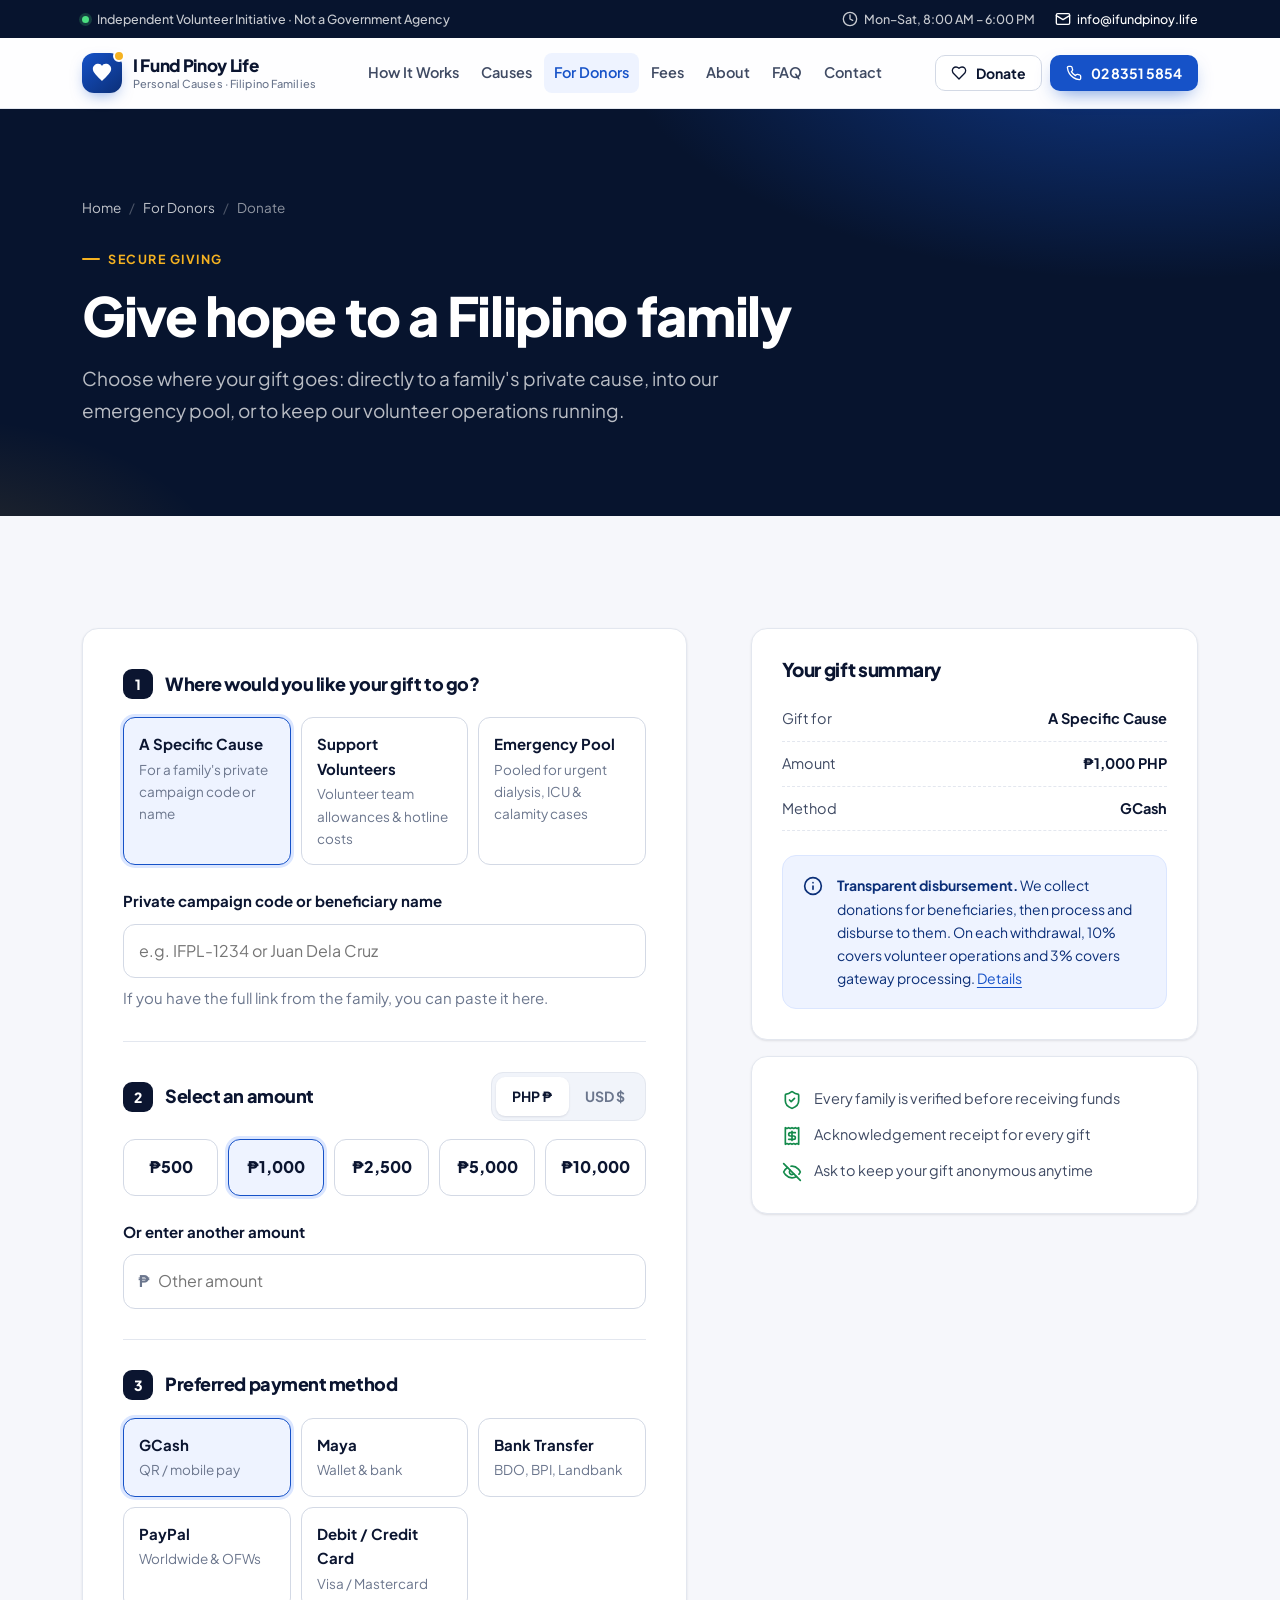
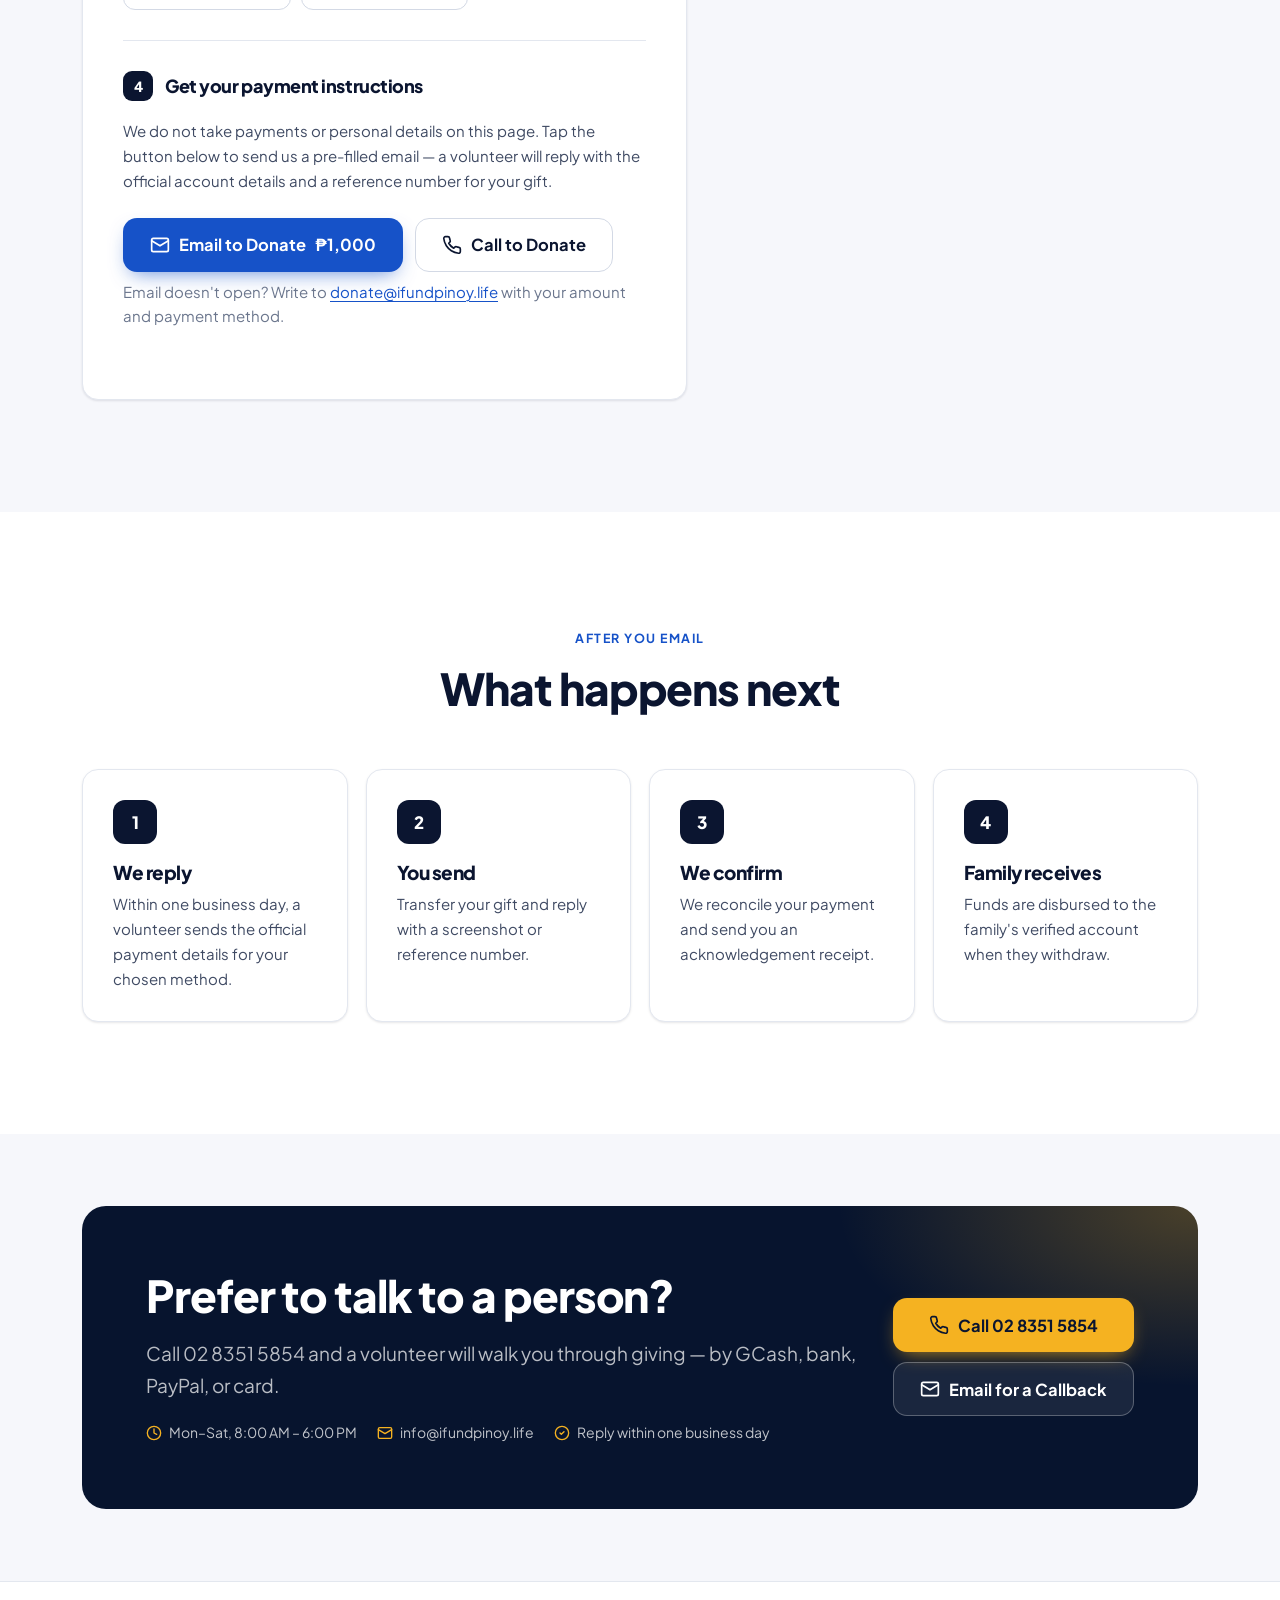
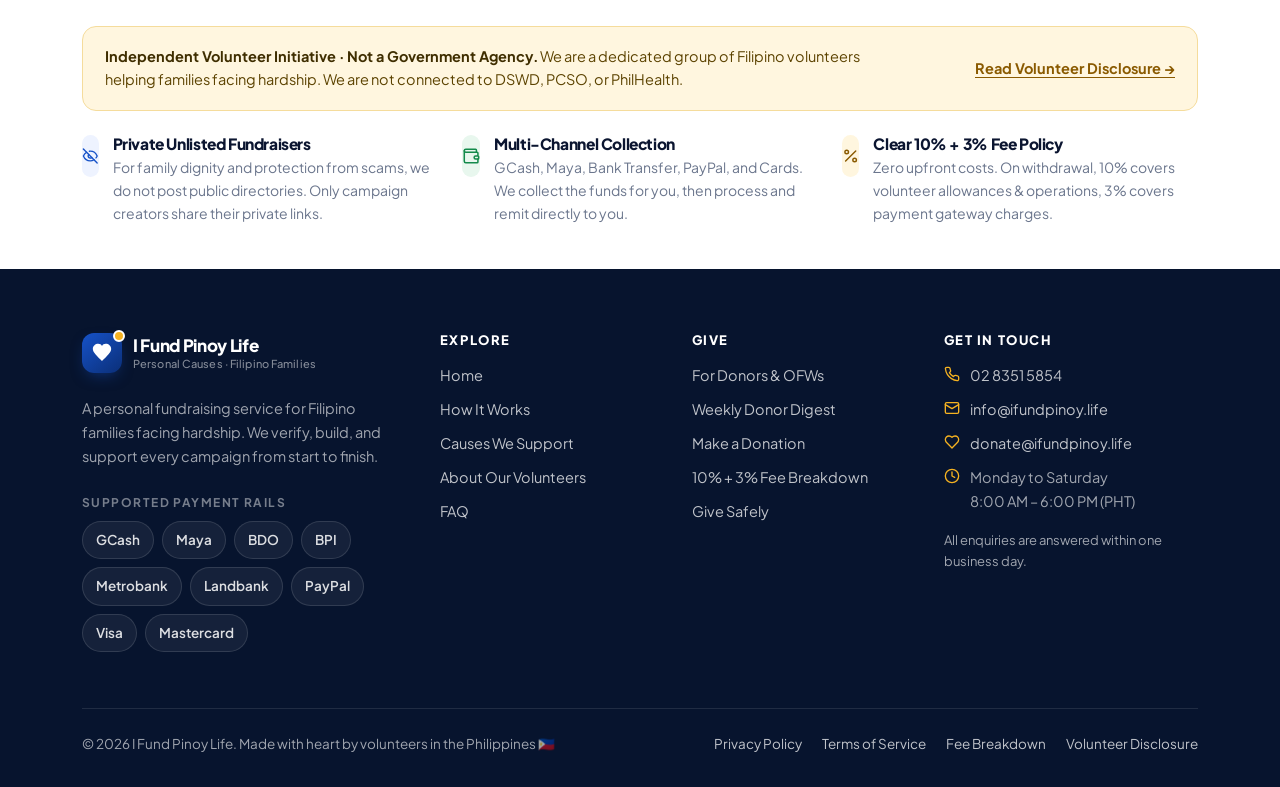
<file: donate.html>
<!DOCTYPE html>
<html lang="en" class="no-js">
<head>
  <meta charset="UTF-8">
  <meta name="viewport" content="width=device-width, initial-scale=1.0">
  <title>Make a Donation | I Fund Pinoy Life</title>
  <meta name="description" content="Give to a verified Filipino family's private cause, the emergency pool, or our volunteers. GCash, Maya, bank transfer, PayPal, and cards.">
  <meta name="theme-color" content="#07142e">
  <meta property="og:type" content="website">
  <meta property="og:site_name" content="I Fund Pinoy Life">
  <meta property="og:title" content="Make a Donation | I Fund Pinoy Life">
  <meta property="og:description" content="Give to a verified Filipino family's private cause, the emergency pool, or our volunteers. GCash, Maya, bank transfer, PayPal, and cards.">
  <link rel="icon" href="data:image/svg+xml,%3Csvg xmlns='http://www.w3.org/2000/svg' viewBox='0 0 24 24'%3E%3Crect width='24' height='24' rx='6' fill='%231652c8'/%3E%3Cpath fill='%23fff' transform='translate(4 4) scale(.66)' d='M12 21.6C6.4 16 1 11.3 1 7.2 1 3.5 4.1 1 7.5 1c2 0 3.8 1 4.5 2.5C12.7 2 14.5 1 16.5 1 19.9 1 23 3.5 23 7.2c0 4.1-5.4 8.8-11 14.4z'/%3E%3C/svg%3E">
  <link rel="preconnect" href="https://fonts.googleapis.com">
  <link rel="preconnect" href="https://fonts.gstatic.com" crossorigin>
  <link href="https://fonts.googleapis.com/css2?family=Plus+Jakarta+Sans:wght@400;500;600;700;800&display=swap" rel="stylesheet">
  <link rel="stylesheet" href="assets/css/styles.css">
</head>
<body>
<a class="skip-link" href="#main">Skip to content</a>
<div class="topbar">
  <div class="container">
    <div class="topbar-left"><span class="dot-live" aria-hidden="true"></span> <span class="tb-long">Independent Volunteer Initiative · Not a Government Agency</span><span class="tb-short">Volunteer-run · Not a Government Agency</span></div>
    <div class="topbar-right">
      <span><svg class="icon icon-sm" viewBox="0 0 24 24" aria-hidden="true"><circle cx="12" cy="12" r="10"/><path d="M12 6v6l4 2"/></svg> Mon–Sat, 8:00 AM – 6:00 PM</span>
      <a href="mailto:info@ifundpinoy.life"><svg class="icon icon-sm" viewBox="0 0 24 24" aria-hidden="true"><rect x="2" y="4" width="20" height="16" rx="2"/><path d="m22 7-10 6L2 7"/></svg> info@ifundpinoy.life</a>
    </div>
  </div>
</div>
<header class="site-header">
  <div class="container">
    <a href="index.html" class="brand" aria-label="I Fund Pinoy Life home">
      <span class="brand-mark" aria-hidden="true"><svg class="icon" viewBox="0 0 24 24" aria-hidden="true" style="fill:currentColor;stroke:none"><path d="M12 21.6C6.4 16 1 11.3 1 7.2 1 3.5 4.1 1 7.5 1c2 0 3.8 1 4.5 2.5C12.7 2 14.5 1 16.5 1 19.9 1 23 3.5 23 7.2c0 4.1-5.4 8.8-11 14.4z"/></svg></span>
      <span class="brand-name">I Fund Pinoy Life<span class="brand-sub">Personal Causes · Filipino Families</span></span>
    </a>
    <nav class="main-nav" aria-label="Main">
      <ul><li><a href="index.html">Home</a></li><li><a href="how-it-works.html">How It Works</a></li><li><a href="causes.html">Causes</a></li><li><a href="donors.html" aria-current="page">For Donors</a></li><li><a href="fees.html">Fees</a></li><li><a href="about.html">About</a></li><li><a href="faq.html">FAQ</a></li><li><a href="contact.html">Contact</a></li></ul>
    </nav>
    <div class="header-actions">
      <a href="donate.html" class="btn btn-outline btn-sm btn-donate"><svg class="icon icon-sm" viewBox="0 0 24 24" aria-hidden="true"><path d="M19 14c1.49-1.46 3-3.21 3-5.5A5.5 5.5 0 0 0 16.5 3c-1.76 0-3 .5-4.5 2-1.5-1.5-2.74-2-4.5-2A5.5 5.5 0 0 0 2 8.5c0 2.3 1.5 4.05 3 5.5l7 7Z"/></svg>Donate</a>
      <a href="tel:0283515854" class="btn btn-primary btn-sm" aria-label="Call 02 8351 5854"><svg class="icon icon-sm" viewBox="0 0 24 24" aria-hidden="true"><path d="M22 16.92v3a2 2 0 0 1-2.18 2 19.79 19.79 0 0 1-8.63-3.07 19.5 19.5 0 0 1-6-6 19.79 19.79 0 0 1-3.07-8.67A2 2 0 0 1 4.11 2h3a2 2 0 0 1 2 1.72c.13.96.36 1.9.7 2.81a2 2 0 0 1-.45 2.11L8.09 9.91a16 16 0 0 0 6 6l1.27-1.27a2 2 0 0 1 2.11-.45c.91.34 1.85.57 2.81.7A2 2 0 0 1 22 16.92z"/></svg><span class="btn-call-label">02 8351 5854</span></a>
      <button class="nav-toggle" type="button" aria-expanded="false" aria-controls="mobile-nav" aria-label="Open menu">
        <span class="icon-open"><svg class="icon" viewBox="0 0 24 24" aria-hidden="true"><path d="M4 6h16"/><path d="M4 12h16"/><path d="M4 18h16"/></svg></span><span class="icon-close"><svg class="icon" viewBox="0 0 24 24" aria-hidden="true"><path d="M18 6 6 18"/><path d="m6 6 12 12"/></svg></span>
      </button>
    </div>
  </div>
</header>
<nav class="mobile-nav" id="mobile-nav" aria-label="Mobile">
  <ul><li><a href="index.html">Home<svg class="icon icon-sm" viewBox="0 0 24 24" aria-hidden="true"><path d="M5 12h14"/><path d="m12 5 7 7-7 7"/></svg></a></li><li><a href="how-it-works.html">How It Works<svg class="icon icon-sm" viewBox="0 0 24 24" aria-hidden="true"><path d="M5 12h14"/><path d="m12 5 7 7-7 7"/></svg></a></li><li><a href="causes.html">Causes<svg class="icon icon-sm" viewBox="0 0 24 24" aria-hidden="true"><path d="M5 12h14"/><path d="m12 5 7 7-7 7"/></svg></a></li><li><a href="donors.html" aria-current="page">For Donors<svg class="icon icon-sm" viewBox="0 0 24 24" aria-hidden="true"><path d="M5 12h14"/><path d="m12 5 7 7-7 7"/></svg></a></li><li><a href="fees.html">Fees<svg class="icon icon-sm" viewBox="0 0 24 24" aria-hidden="true"><path d="M5 12h14"/><path d="m12 5 7 7-7 7"/></svg></a></li><li><a href="about.html">About<svg class="icon icon-sm" viewBox="0 0 24 24" aria-hidden="true"><path d="M5 12h14"/><path d="m12 5 7 7-7 7"/></svg></a></li><li><a href="faq.html">FAQ<svg class="icon icon-sm" viewBox="0 0 24 24" aria-hidden="true"><path d="M5 12h14"/><path d="m12 5 7 7-7 7"/></svg></a></li><li><a href="contact.html">Contact<svg class="icon icon-sm" viewBox="0 0 24 24" aria-hidden="true"><path d="M5 12h14"/><path d="m12 5 7 7-7 7"/></svg></a></li></ul>
  <div class="mobile-nav-actions">
    <a href="tel:0283515854" class="btn btn-primary btn-block btn-lg"><svg class="icon" viewBox="0 0 24 24" aria-hidden="true"><path d="M22 16.92v3a2 2 0 0 1-2.18 2 19.79 19.79 0 0 1-8.63-3.07 19.5 19.5 0 0 1-6-6 19.79 19.79 0 0 1-3.07-8.67A2 2 0 0 1 4.11 2h3a2 2 0 0 1 2 1.72c.13.96.36 1.9.7 2.81a2 2 0 0 1-.45 2.11L8.09 9.91a16 16 0 0 0 6 6l1.27-1.27a2 2 0 0 1 2.11-.45c.91.34 1.85.57 2.81.7A2 2 0 0 1 22 16.92z"/></svg>Call 02 8351 5854</a>
    <a href="donate.html" class="btn btn-sun btn-block btn-lg"><svg class="icon" viewBox="0 0 24 24" aria-hidden="true"><path d="M19 14c1.49-1.46 3-3.21 3-5.5A5.5 5.5 0 0 0 16.5 3c-1.76 0-3 .5-4.5 2-1.5-1.5-2.74-2-4.5-2A5.5 5.5 0 0 0 2 8.5c0 2.3 1.5 4.05 3 5.5l7 7Z"/></svg>Make a Donation</a>
    <a href="mailto:info@ifundpinoy.life" class="btn btn-outline btn-block"><svg class="icon" viewBox="0 0 24 24" aria-hidden="true"><rect x="2" y="4" width="20" height="16" rx="2"/><path d="m22 7-10 6L2 7"/></svg>info@ifundpinoy.life</a>
  </div>
  <p class="mobile-nav-note">Open Monday to Saturday, 8:00 AM to 6:00 PM (PHT). We respond to all emails within one business day.</p>
</nav>
<main id="main">
<section class="page-hero">
  <div class="container">
    <ol class="crumbs" aria-label="Breadcrumb"><li><a href="index.html">Home</a></li><li><a href="donors.html">For Donors</a></li><li aria-current="page">Donate</li></ol>
    <p class="eyebrow">Secure giving</p>
    <h1>Give hope to a Filipino family</h1>
    <p class="lead">Choose where your gift goes: directly to a family's private cause, into our emergency pool, or to keep our volunteer operations running.</p>
    
  </div>
</section>

<section class="section">
  <div class="container">
    <div class="split split-top split-wide">
      <form class="card" id="donate-planner" onsubmit="return false" aria-label="Plan your donation" style="padding:clamp(22px,4vw,40px)">
        <div class="form-step">
          <h2 class="form-step-title"><span>1</span>Where would you like your gift to go?</h2>
          <div class="option-grid cols-3"><label class="option"><input type="radio" name="dest" value="cause" data-label="A Specific Cause" checked><span><b>A Specific Cause</b>For a family's private campaign code or name</span></label><label class="option"><input type="radio" name="dest" value="volunteers" data-label="Support Volunteers"><span><b>Support Volunteers</b>Volunteer team allowances & hotline costs</span></label><label class="option"><input type="radio" name="dest" value="pool" data-label="Emergency Pool"><span><b>Emergency Pool</b>Pooled for urgent dialysis, ICU & calamity cases</span></label></div>
          <div id="code-field" class="mt-3">
            <label class="field-label" for="campaign-code">Private campaign code or beneficiary name</label>
            <input class="input" id="campaign-code" type="text" placeholder="e.g. IFPL-1234 or Juan Dela Cruz" autocomplete="off">
            <p class="field-hint">If you have the full link from the family, you can paste it here.</p>
          </div>
        </div>
        <div class="form-step">
          <div style="display:flex;flex-wrap:wrap;gap:12px;align-items:center;justify-content:space-between;margin-bottom:18px">
            <h2 class="form-step-title" style="margin:0"><span>2</span>Select an amount</h2>
            <div class="seg" role="group" aria-label="Currency">
              <button type="button" data-currency="PHP" aria-pressed="true">PHP ₱</button>
              <button type="button" data-currency="USD" aria-pressed="false">USD $</button>
            </div>
          </div>
          <div class="option-grid cols-5" id="amount-options" role="radiogroup" aria-label="Preset amounts"></div>
          <label class="field-label mt-3" for="amount-other">Or enter another amount</label>
          <div class="input-group"><span class="prefix" id="amount-prefix">₱</span><input class="input" id="amount-other" type="number" min="1" step="any" inputmode="decimal" placeholder="Other amount"></div>
        </div>
        <div class="form-step">
          <h2 class="form-step-title"><span>3</span>Preferred payment method</h2>
          <div class="option-grid cols-2" style="grid-template-columns:repeat(auto-fit,minmax(160px,1fr))"><label class="option"><input type="radio" name="method" value="gcash" data-label="GCash" checked><span><b>GCash</b>QR / mobile pay</span></label><label class="option"><input type="radio" name="method" value="maya" data-label="Maya"><span><b>Maya</b>Wallet & bank</span></label><label class="option"><input type="radio" name="method" value="bank" data-label="Bank Transfer"><span><b>Bank Transfer</b>BDO, BPI, Landbank</span></label><label class="option"><input type="radio" name="method" value="paypal" data-label="PayPal"><span><b>PayPal</b>Worldwide & OFWs</span></label><label class="option"><input type="radio" name="method" value="card" data-label="Debit / Credit Card"><span><b>Debit / Credit Card</b>Visa / Mastercard</span></label></div>
        </div>
        <div class="form-step">
          <h2 class="form-step-title"><span>4</span>Get your payment instructions</h2>
          <p>We do not take payments or personal details on this page. Tap the button below to send us a pre-filled email — a volunteer will reply with the official account details and a reference number for your gift.</p>
          <div class="btn-row mt-3">
            <a id="donate-email" href="mailto:donate@ifundpinoy.life" class="btn btn-primary btn-lg"><svg class="icon" viewBox="0 0 24 24" aria-hidden="true"><rect x="2" y="4" width="20" height="16" rx="2"/><path d="m22 7-10 6L2 7"/></svg>Email to Donate <span id="donate-amount-label">₱1,000</span></a>
            <a href="tel:0283515854" class="btn btn-outline btn-lg"><svg class="icon" viewBox="0 0 24 24" aria-hidden="true"><path d="M22 16.92v3a2 2 0 0 1-2.18 2 19.79 19.79 0 0 1-8.63-3.07 19.5 19.5 0 0 1-6-6 19.79 19.79 0 0 1-3.07-8.67A2 2 0 0 1 4.11 2h3a2 2 0 0 1 2 1.72c.13.96.36 1.9.7 2.81a2 2 0 0 1-.45 2.11L8.09 9.91a16 16 0 0 0 6 6l1.27-1.27a2 2 0 0 1 2.11-.45c.91.34 1.85.57 2.81.7A2 2 0 0 1 22 16.92z"/></svg>Call to Donate</a>
          </div>
          <p class="field-hint">Email doesn't open? Write to <a href="mailto:donate@ifundpinoy.life">donate@ifundpinoy.life</a> with your amount and payment method.</p>
        </div>
      </form>

      <aside class="summary-card">
        <div class="card">
          <h3>Your gift summary</h3>
          <div class="mt-2">
            <div class="summary-row"><span>Gift for</span><b id="sum-dest">A Specific Cause</b></div>
            <div class="summary-row"><span>Amount</span><b id="sum-amount">₱1,000 PHP</b></div>
            <div class="summary-row"><span>Method</span><b id="sum-method">GCash</b></div>
          </div>
          <div class="callout blue mt-3" style="font-size:14px"><svg class="icon" viewBox="0 0 24 24" aria-hidden="true"><circle cx="12" cy="12" r="10"/><path d="M12 16v-4"/><path d="M12 8h.01"/></svg><div><strong>Transparent disbursement.</strong> We collect donations for beneficiaries, then process and disburse to them. On each withdrawal, 10% covers volunteer operations and 3% covers gateway processing. <a href="fees.html">Details</a></div></div>
        </div>
        <div class="card mt-2">
          <ul class="check-list" style="font-size:14.5px">
            <li><svg class="icon" viewBox="0 0 24 24" aria-hidden="true"><path d="M20 13c0 5-3.5 7.5-7.66 8.95a1 1 0 0 1-.67-.01C7.5 20.5 4 18 4 13V6a1 1 0 0 1 1-1c2 0 4.5-1.2 6.24-2.72a1.17 1.17 0 0 1 1.52 0C14.51 3.81 17 5 19 5a1 1 0 0 1 1 1z"/><path d="m9 12 2 2 4-4"/></svg><span>Every family is verified before receiving funds</span></li>
            <li><svg class="icon" viewBox="0 0 24 24" aria-hidden="true"><path d="M4 2v20l2-1 2 1 2-1 2 1 2-1 2 1 2-1 2 1V2l-2 1-2-1-2 1-2-1-2 1-2-1-2 1Z"/><path d="M16 8h-6a2 2 0 1 0 0 4h4a2 2 0 1 1 0 4H8"/><path d="M12 17.5v-11"/></svg><span>Acknowledgement receipt for every gift</span></li>
            <li><svg class="icon" viewBox="0 0 24 24" aria-hidden="true"><path d="M10.73 5.08A10.43 10.43 0 0 1 12 5c7 0 10 7 10 7a13.16 13.16 0 0 1-1.67 2.68"/><path d="M6.61 6.61A13.53 13.53 0 0 0 2 12s3 7 10 7a9.74 9.74 0 0 0 5.39-1.61"/><path d="M14.12 14.12a3 3 0 1 1-4.24-4.24"/><path d="m2 2 20 20"/></svg><span>Ask to keep your gift anonymous anytime</span></li>
          </ul>
        </div>
      </aside>
    </div>
  </div>
</section>

<section class="section section-white">
  <div class="container">
    <div class="section-head center">
      <p class="eyebrow">After you email</p>
      <h2 class="h2">What happens next</h2>
    </div>
    <div class="steps">
      <div class="card step reveal"><div class="step-num">1</div><h3>We reply</h3><p>Within one business day, a volunteer sends the official payment details for your chosen method.</p></div>
      <div class="card step reveal"><div class="step-num">2</div><h3>You send</h3><p>Transfer your gift and reply with a screenshot or reference number.</p></div>
      <div class="card step reveal"><div class="step-num">3</div><h3>We confirm</h3><p>We reconcile your payment and send you an acknowledgement receipt.</p></div>
      <div class="card step reveal"><div class="step-num">4</div><h3>Family receives</h3><p>Funds are disbursed to the family's verified account when they withdraw.</p></div>
    </div>
  </div>
</section>
<section class="section-sm">
  <div class="container">
    <div class="cta-band reveal">
      <div>
        <h2 class="h2">Prefer to talk to a person?</h2>
        <p class="lead">Call 02 8351 5854 and a volunteer will walk you through giving — by GCash, bank, PayPal, or card.</p>
        <div class="cta-meta">
          <span><svg class="icon icon-sm" viewBox="0 0 24 24" aria-hidden="true"><circle cx="12" cy="12" r="10"/><path d="M12 6v6l4 2"/></svg> Mon–Sat, 8:00 AM – 6:00 PM</span>
          <span><svg class="icon icon-sm" viewBox="0 0 24 24" aria-hidden="true"><rect x="2" y="4" width="20" height="16" rx="2"/><path d="m22 7-10 6L2 7"/></svg> info@ifundpinoy.life</span>
          <span><svg class="icon icon-sm" viewBox="0 0 24 24" aria-hidden="true"><circle cx="12" cy="12" r="10"/><path d="m9 12 2 2 4-4"/></svg> Reply within one business day</span>
        </div>
      </div>
      <div class="cta-actions">
        <a href="tel:0283515854" class="btn btn-sun btn-lg"><svg class="icon" viewBox="0 0 24 24" aria-hidden="true"><path d="M22 16.92v3a2 2 0 0 1-2.18 2 19.79 19.79 0 0 1-8.63-3.07 19.5 19.5 0 0 1-6-6 19.79 19.79 0 0 1-3.07-8.67A2 2 0 0 1 4.11 2h3a2 2 0 0 1 2 1.72c.13.96.36 1.9.7 2.81a2 2 0 0 1-.45 2.11L8.09 9.91a16 16 0 0 0 6 6l1.27-1.27a2 2 0 0 1 2.11-.45c.91.34 1.85.57 2.81.7A2 2 0 0 1 22 16.92z"/></svg>Call 02 8351 5854</a>
        <a href="mailto:info@ifundpinoy.life?subject=Callback%20request&body=Hello%20I%20Fund%20Pinoy%20Life%20team%2C%0A%0APlease%20call%20me%20back%20about%20starting%20a%20fundraiser.%0A%0AMy%20name%3A%0AMy%20mobile%20/%20landline%20number%3A%0ABest%20time%20to%20call%20%28Mon-Sat%2C%208AM-6PM%29%3A%0AWho%20needs%20help%20and%20why%20%28short%29%3A%0A%0AThank%20you." class="btn btn-ghost-light btn-lg"><svg class="icon" viewBox="0 0 24 24" aria-hidden="true"><rect x="2" y="4" width="20" height="16" rx="2"/><path d="m22 7-10 6L2 7"/></svg>Email for a Callback</a>
      </div>
    </div>
  </div>
</section>
</main>
<section class="disclosure-band" aria-label="Disclosures">
  <div class="container">
    <div class="disclosure-top">
      <p><strong>Independent Volunteer Initiative · Not a Government Agency.</strong> We are a dedicated group of Filipino volunteers helping families facing hardship. We are not connected to DSWD, PCSO, or PhilHealth.</p>
      <a href="disclosure.html">Read Volunteer Disclosure →</a>
    </div>
    <div class="grid grid-3">
      <div class="mini-feature"><div class="icon-tile"><svg class="icon" viewBox="0 0 24 24" aria-hidden="true"><path d="M10.73 5.08A10.43 10.43 0 0 1 12 5c7 0 10 7 10 7a13.16 13.16 0 0 1-1.67 2.68"/><path d="M6.61 6.61A13.53 13.53 0 0 0 2 12s3 7 10 7a9.74 9.74 0 0 0 5.39-1.61"/><path d="M14.12 14.12a3 3 0 1 1-4.24-4.24"/><path d="m2 2 20 20"/></svg></div><div><h3>Private Unlisted Fundraisers</h3><p>For family dignity and protection from scams, we do not post public directories. Only campaign creators share their private links.</p></div></div>
      <div class="mini-feature"><div class="icon-tile green"><svg class="icon" viewBox="0 0 24 24" aria-hidden="true"><path d="M19 7V4a1 1 0 0 0-1-1H5a2 2 0 0 0 0 4h15a1 1 0 0 1 1 1v4h-3a2 2 0 0 0 0 4h3a1 1 0 0 0 1-1v-2a1 1 0 0 0-1-1"/><path d="M3 5v14a2 2 0 0 0 2 2h15a1 1 0 0 0 1-1v-4"/></svg></div><div><h3>Multi-Channel Collection</h3><p>GCash, Maya, Bank Transfer, PayPal, and Cards. We collect the funds for you, then process and remit directly to you.</p></div></div>
      <div class="mini-feature"><div class="icon-tile sun"><svg class="icon" viewBox="0 0 24 24" aria-hidden="true"><path d="M19 5 5 19"/><circle cx="6.5" cy="6.5" r="2.5"/><circle cx="17.5" cy="17.5" r="2.5"/></svg></div><div><h3>Clear 10% + 3% Fee Policy</h3><p>Zero upfront costs. On withdrawal, 10% covers volunteer allowances &amp; operations, 3% covers payment gateway charges.</p></div></div>
    </div>
  </div>
</section>
<footer class="site-footer">
  <div class="container">
    <div class="footer-grid">
      <div>
        <a href="index.html" class="brand" aria-label="I Fund Pinoy Life home">
          <span class="brand-mark" aria-hidden="true"><svg class="icon" viewBox="0 0 24 24" aria-hidden="true" style="fill:currentColor;stroke:none"><path d="M12 21.6C6.4 16 1 11.3 1 7.2 1 3.5 4.1 1 7.5 1c2 0 3.8 1 4.5 2.5C12.7 2 14.5 1 16.5 1 19.9 1 23 3.5 23 7.2c0 4.1-5.4 8.8-11 14.4z"/></svg></span>
          <span class="brand-name">I Fund Pinoy Life<span class="brand-sub">Personal Causes · Filipino Families</span></span>
        </a>
        <p class="mt-3">A personal fundraising service for Filipino families facing hardship. We verify, build, and support every campaign from start to finish.</p>
        <p class="mt-3" style="font-size:12px;text-transform:uppercase;letter-spacing:.12em;color:rgba(255,255,255,.45);font-weight:700">Supported payment rails</p>
        <div class="chips mt-1"><span class="chip">GCash</span><span class="chip">Maya</span><span class="chip">BDO</span><span class="chip">BPI</span><span class="chip">Metrobank</span><span class="chip">Landbank</span><span class="chip">PayPal</span><span class="chip">Visa</span><span class="chip">Mastercard</span></div>
      </div>
      <div>
        <h4>Explore</h4>
        <ul>
          <li><a href="index.html">Home</a></li>
          <li><a href="how-it-works.html">How It Works</a></li>
          <li><a href="causes.html">Causes We Support</a></li>
          <li><a href="about.html">About Our Volunteers</a></li>
          <li><a href="faq.html">FAQ</a></li>
        </ul>
      </div>
      <div>
        <h4>Give</h4>
        <ul>
          <li><a href="donors.html">For Donors &amp; OFWs</a></li>
          <li><a href="donors.html#digest">Weekly Donor Digest</a></li>
          <li><a href="donate.html">Make a Donation</a></li>
          <li><a href="fees.html">10% + 3% Fee Breakdown</a></li>
          <li><a href="donors.html#safety">Give Safely</a></li>
        </ul>
      </div>
      <div>
        <h4>Get in Touch</h4>
        <ul class="footer-contact">
          <li><svg class="icon icon-sm" viewBox="0 0 24 24" aria-hidden="true"><path d="M22 16.92v3a2 2 0 0 1-2.18 2 19.79 19.79 0 0 1-8.63-3.07 19.5 19.5 0 0 1-6-6 19.79 19.79 0 0 1-3.07-8.67A2 2 0 0 1 4.11 2h3a2 2 0 0 1 2 1.72c.13.96.36 1.9.7 2.81a2 2 0 0 1-.45 2.11L8.09 9.91a16 16 0 0 0 6 6l1.27-1.27a2 2 0 0 1 2.11-.45c.91.34 1.85.57 2.81.7A2 2 0 0 1 22 16.92z"/></svg><a href="tel:0283515854">02 8351 5854</a></li>
          <li><svg class="icon icon-sm" viewBox="0 0 24 24" aria-hidden="true"><rect x="2" y="4" width="20" height="16" rx="2"/><path d="m22 7-10 6L2 7"/></svg><a href="mailto:info@ifundpinoy.life">info@ifundpinoy.life</a></li>
          <li><svg class="icon icon-sm" viewBox="0 0 24 24" aria-hidden="true"><path d="M19 14c1.49-1.46 3-3.21 3-5.5A5.5 5.5 0 0 0 16.5 3c-1.76 0-3 .5-4.5 2-1.5-1.5-2.74-2-4.5-2A5.5 5.5 0 0 0 2 8.5c0 2.3 1.5 4.05 3 5.5l7 7Z"/></svg><a href="mailto:donate@ifundpinoy.life">donate@ifundpinoy.life</a></li>
          <li><svg class="icon icon-sm" viewBox="0 0 24 24" aria-hidden="true"><circle cx="12" cy="12" r="10"/><path d="M12 6v6l4 2"/></svg><span>Monday to Saturday<br>8:00 AM – 6:00 PM (PHT)</span></li>
        </ul>
        <p class="mt-2" style="font-size:13px">All enquiries are answered within one business day.</p>
      </div>
    </div>
    <div class="footer-bottom">
      <span>© <span id="year">2026</span> I Fund Pinoy Life. Made with heart by volunteers in the Philippines 🇵🇭</span>
      <nav aria-label="Legal">
        <a href="privacy.html">Privacy Policy</a>
        <a href="terms.html">Terms of Service</a>
        <a href="fees.html">Fee Breakdown</a>
        <a href="disclosure.html">Volunteer Disclosure</a>
      </nav>
    </div>
  </div>
</footer>
<div class="mobile-callbar" aria-label="Quick contact">
  <a href="tel:0283515854" class="btn btn-primary"><svg class="icon icon-sm" viewBox="0 0 24 24" aria-hidden="true"><path d="M22 16.92v3a2 2 0 0 1-2.18 2 19.79 19.79 0 0 1-8.63-3.07 19.5 19.5 0 0 1-6-6 19.79 19.79 0 0 1-3.07-8.67A2 2 0 0 1 4.11 2h3a2 2 0 0 1 2 1.72c.13.96.36 1.9.7 2.81a2 2 0 0 1-.45 2.11L8.09 9.91a16 16 0 0 0 6 6l1.27-1.27a2 2 0 0 1 2.11-.45c.91.34 1.85.57 2.81.7A2 2 0 0 1 22 16.92z"/></svg>Call Us</a>
  <a href="mailto:info@ifundpinoy.life" class="btn btn-ghost-light"><svg class="icon icon-sm" viewBox="0 0 24 24" aria-hidden="true"><rect x="2" y="4" width="20" height="16" rx="2"/><path d="m22 7-10 6L2 7"/></svg>Email Us</a>
</div>
<script src="assets/js/main.js"></script>
</body>
</html>
</file>
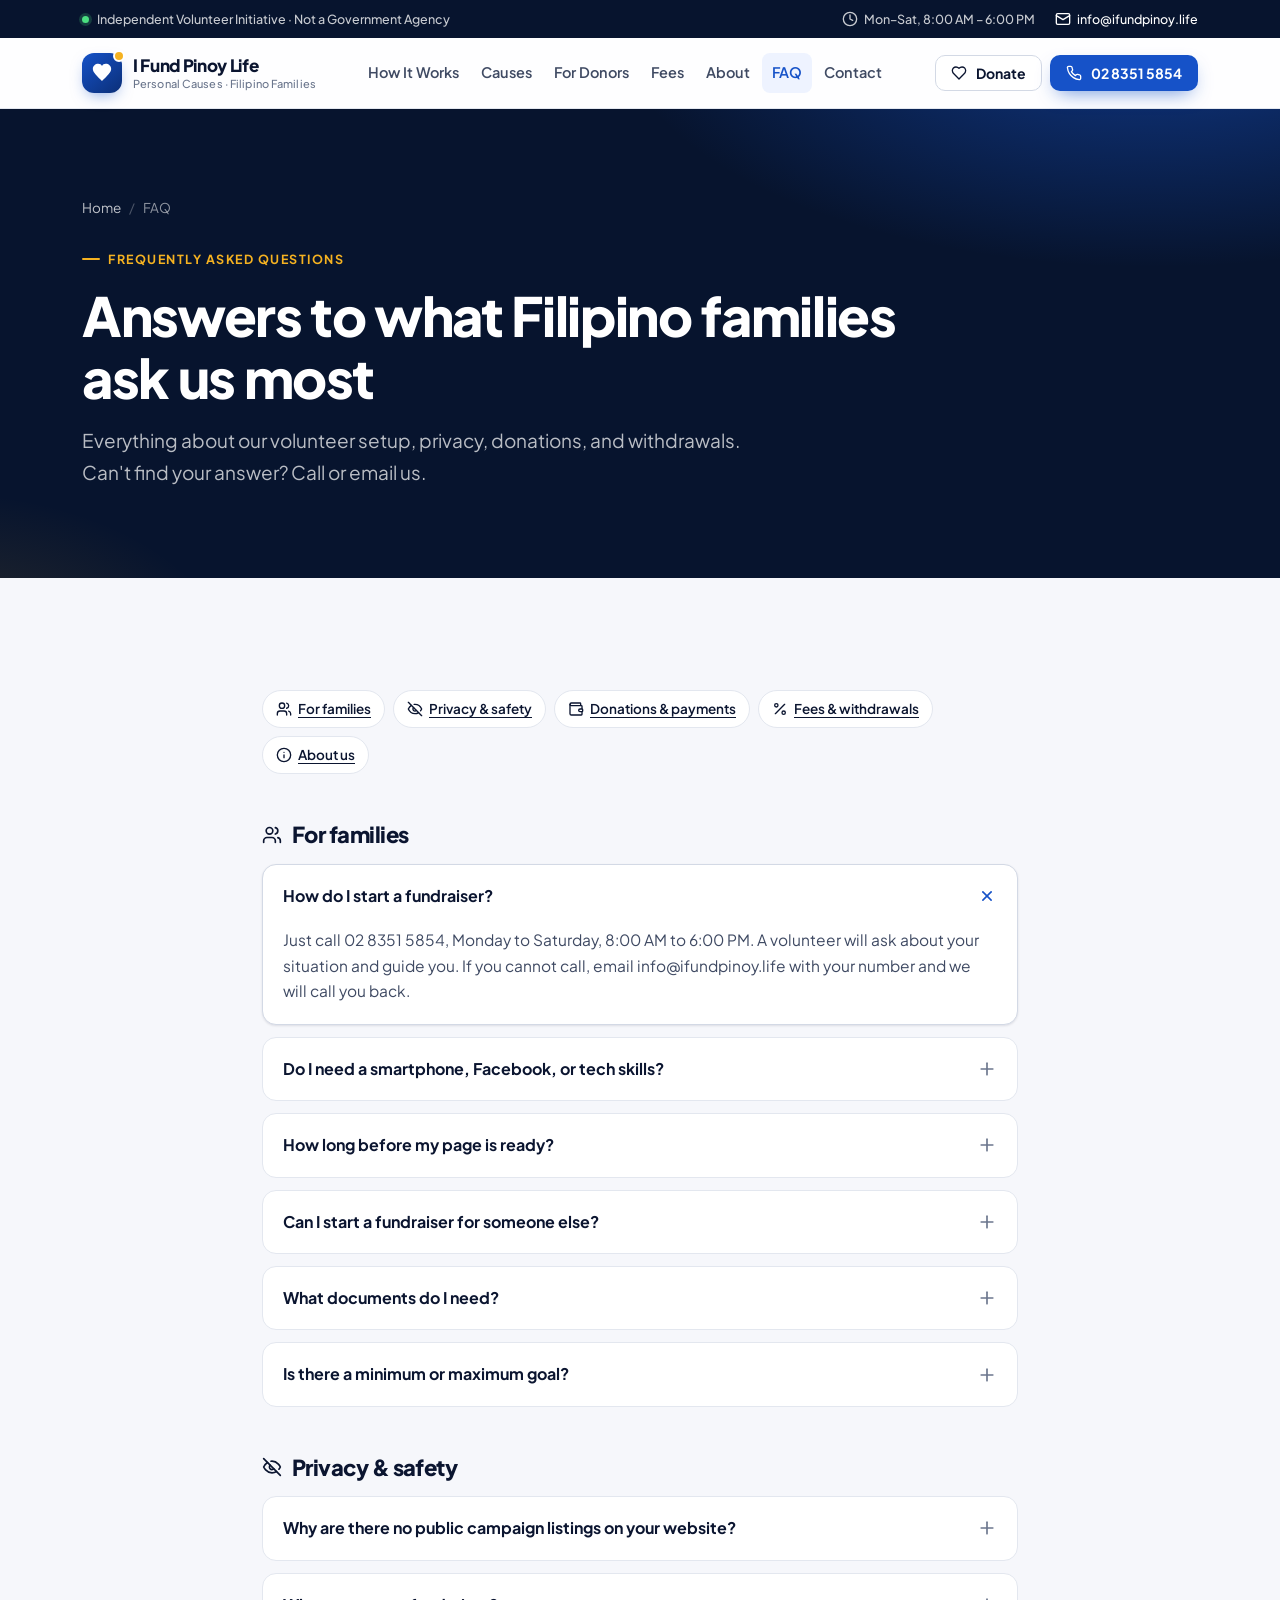
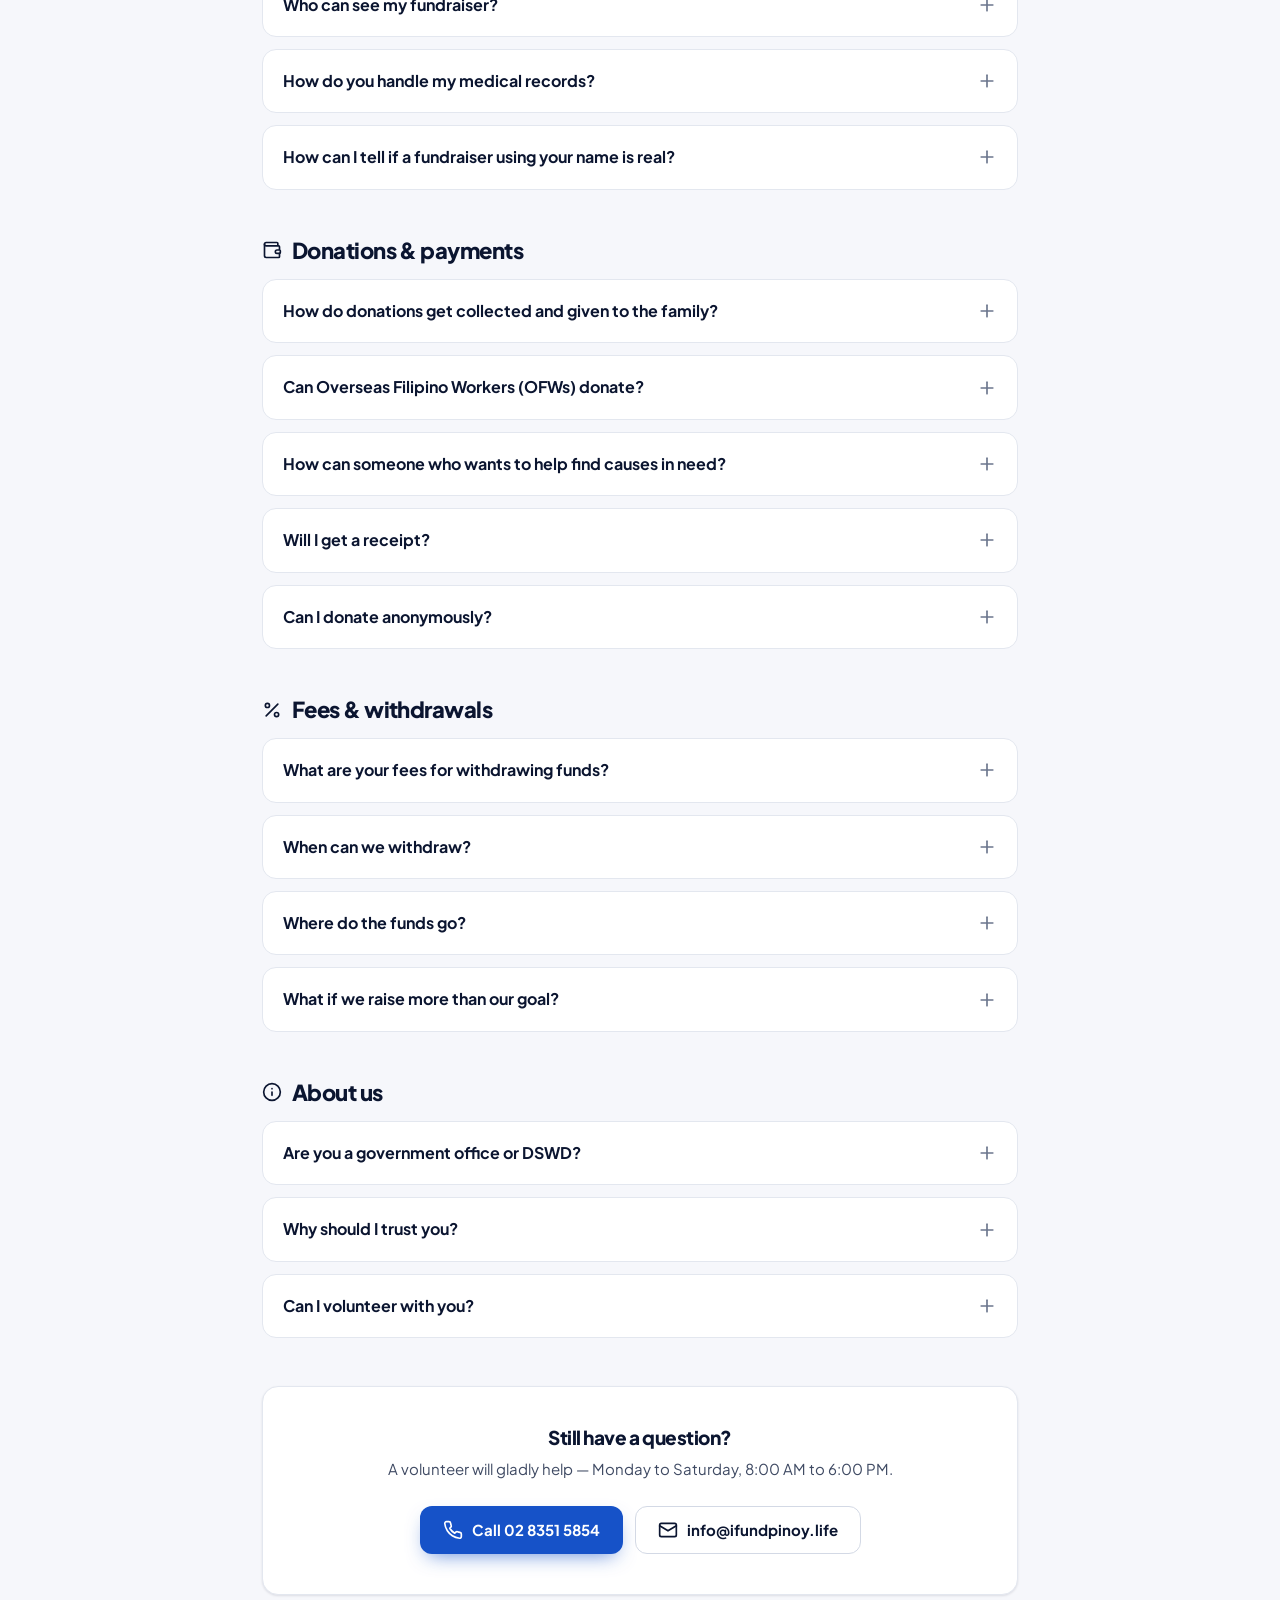
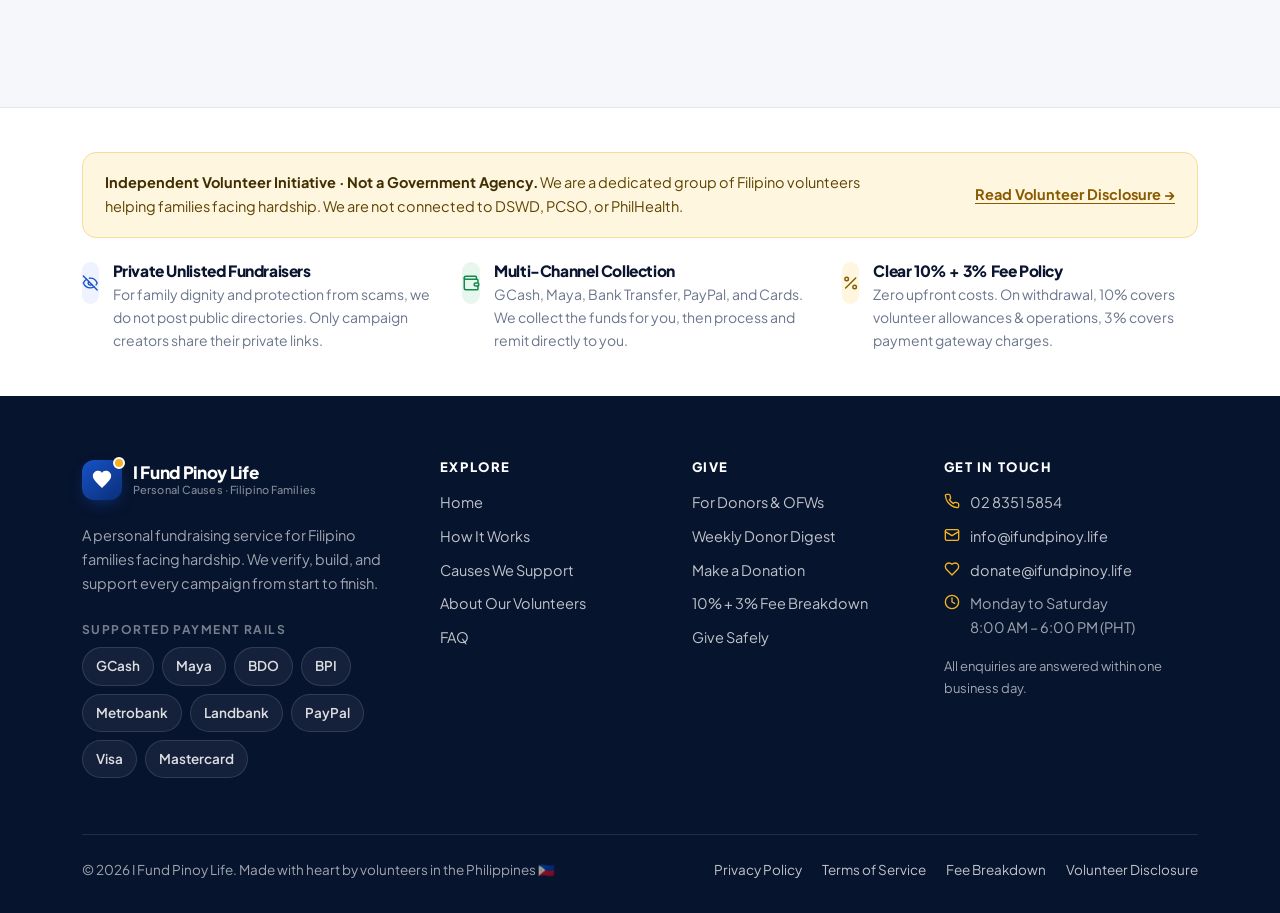
<file: faq.html>
<!DOCTYPE html>
<html lang="en" class="no-js">
<head>
  <meta charset="UTF-8">
  <meta name="viewport" content="width=device-width, initial-scale=1.0">
  <title>FAQ | I Fund Pinoy Life</title>
  <meta name="description" content="Frequently asked questions about starting a fundraiser, privacy, donations, OFW giving, and the 10% + 3% fee at I Fund Pinoy Life.">
  <meta name="theme-color" content="#07142e">
  <meta property="og:type" content="website">
  <meta property="og:site_name" content="I Fund Pinoy Life">
  <meta property="og:title" content="FAQ | I Fund Pinoy Life">
  <meta property="og:description" content="Frequently asked questions about starting a fundraiser, privacy, donations, OFW giving, and the 10% + 3% fee at I Fund Pinoy Life.">
  <link rel="icon" href="data:image/svg+xml,%3Csvg xmlns='http://www.w3.org/2000/svg' viewBox='0 0 24 24'%3E%3Crect width='24' height='24' rx='6' fill='%231652c8'/%3E%3Cpath fill='%23fff' transform='translate(4 4) scale(.66)' d='M12 21.6C6.4 16 1 11.3 1 7.2 1 3.5 4.1 1 7.5 1c2 0 3.8 1 4.5 2.5C12.7 2 14.5 1 16.5 1 19.9 1 23 3.5 23 7.2c0 4.1-5.4 8.8-11 14.4z'/%3E%3C/svg%3E">
  <link rel="preconnect" href="https://fonts.googleapis.com">
  <link rel="preconnect" href="https://fonts.gstatic.com" crossorigin>
  <link href="https://fonts.googleapis.com/css2?family=Plus+Jakarta+Sans:wght@400;500;600;700;800&display=swap" rel="stylesheet">
  <link rel="stylesheet" href="assets/css/styles.css">
</head>
<body>
<a class="skip-link" href="#main">Skip to content</a>
<div class="topbar">
  <div class="container">
    <div class="topbar-left"><span class="dot-live" aria-hidden="true"></span> <span class="tb-long">Independent Volunteer Initiative · Not a Government Agency</span><span class="tb-short">Volunteer-run · Not a Government Agency</span></div>
    <div class="topbar-right">
      <span><svg class="icon icon-sm" viewBox="0 0 24 24" aria-hidden="true"><circle cx="12" cy="12" r="10"/><path d="M12 6v6l4 2"/></svg> Mon–Sat, 8:00 AM – 6:00 PM</span>
      <a href="mailto:info@ifundpinoy.life"><svg class="icon icon-sm" viewBox="0 0 24 24" aria-hidden="true"><rect x="2" y="4" width="20" height="16" rx="2"/><path d="m22 7-10 6L2 7"/></svg> info@ifundpinoy.life</a>
    </div>
  </div>
</div>
<header class="site-header">
  <div class="container">
    <a href="index.html" class="brand" aria-label="I Fund Pinoy Life home">
      <span class="brand-mark" aria-hidden="true"><svg class="icon" viewBox="0 0 24 24" aria-hidden="true" style="fill:currentColor;stroke:none"><path d="M12 21.6C6.4 16 1 11.3 1 7.2 1 3.5 4.1 1 7.5 1c2 0 3.8 1 4.5 2.5C12.7 2 14.5 1 16.5 1 19.9 1 23 3.5 23 7.2c0 4.1-5.4 8.8-11 14.4z"/></svg></span>
      <span class="brand-name">I Fund Pinoy Life<span class="brand-sub">Personal Causes · Filipino Families</span></span>
    </a>
    <nav class="main-nav" aria-label="Main">
      <ul><li><a href="index.html">Home</a></li><li><a href="how-it-works.html">How It Works</a></li><li><a href="causes.html">Causes</a></li><li><a href="donors.html">For Donors</a></li><li><a href="fees.html">Fees</a></li><li><a href="about.html">About</a></li><li><a href="faq.html" aria-current="page">FAQ</a></li><li><a href="contact.html">Contact</a></li></ul>
    </nav>
    <div class="header-actions">
      <a href="donate.html" class="btn btn-outline btn-sm btn-donate"><svg class="icon icon-sm" viewBox="0 0 24 24" aria-hidden="true"><path d="M19 14c1.49-1.46 3-3.21 3-5.5A5.5 5.5 0 0 0 16.5 3c-1.76 0-3 .5-4.5 2-1.5-1.5-2.74-2-4.5-2A5.5 5.5 0 0 0 2 8.5c0 2.3 1.5 4.05 3 5.5l7 7Z"/></svg>Donate</a>
      <a href="tel:0283515854" class="btn btn-primary btn-sm" aria-label="Call 02 8351 5854"><svg class="icon icon-sm" viewBox="0 0 24 24" aria-hidden="true"><path d="M22 16.92v3a2 2 0 0 1-2.18 2 19.79 19.79 0 0 1-8.63-3.07 19.5 19.5 0 0 1-6-6 19.79 19.79 0 0 1-3.07-8.67A2 2 0 0 1 4.11 2h3a2 2 0 0 1 2 1.72c.13.96.36 1.9.7 2.81a2 2 0 0 1-.45 2.11L8.09 9.91a16 16 0 0 0 6 6l1.27-1.27a2 2 0 0 1 2.11-.45c.91.34 1.85.57 2.81.7A2 2 0 0 1 22 16.92z"/></svg><span class="btn-call-label">02 8351 5854</span></a>
      <button class="nav-toggle" type="button" aria-expanded="false" aria-controls="mobile-nav" aria-label="Open menu">
        <span class="icon-open"><svg class="icon" viewBox="0 0 24 24" aria-hidden="true"><path d="M4 6h16"/><path d="M4 12h16"/><path d="M4 18h16"/></svg></span><span class="icon-close"><svg class="icon" viewBox="0 0 24 24" aria-hidden="true"><path d="M18 6 6 18"/><path d="m6 6 12 12"/></svg></span>
      </button>
    </div>
  </div>
</header>
<nav class="mobile-nav" id="mobile-nav" aria-label="Mobile">
  <ul><li><a href="index.html">Home<svg class="icon icon-sm" viewBox="0 0 24 24" aria-hidden="true"><path d="M5 12h14"/><path d="m12 5 7 7-7 7"/></svg></a></li><li><a href="how-it-works.html">How It Works<svg class="icon icon-sm" viewBox="0 0 24 24" aria-hidden="true"><path d="M5 12h14"/><path d="m12 5 7 7-7 7"/></svg></a></li><li><a href="causes.html">Causes<svg class="icon icon-sm" viewBox="0 0 24 24" aria-hidden="true"><path d="M5 12h14"/><path d="m12 5 7 7-7 7"/></svg></a></li><li><a href="donors.html">For Donors<svg class="icon icon-sm" viewBox="0 0 24 24" aria-hidden="true"><path d="M5 12h14"/><path d="m12 5 7 7-7 7"/></svg></a></li><li><a href="fees.html">Fees<svg class="icon icon-sm" viewBox="0 0 24 24" aria-hidden="true"><path d="M5 12h14"/><path d="m12 5 7 7-7 7"/></svg></a></li><li><a href="about.html">About<svg class="icon icon-sm" viewBox="0 0 24 24" aria-hidden="true"><path d="M5 12h14"/><path d="m12 5 7 7-7 7"/></svg></a></li><li><a href="faq.html" aria-current="page">FAQ<svg class="icon icon-sm" viewBox="0 0 24 24" aria-hidden="true"><path d="M5 12h14"/><path d="m12 5 7 7-7 7"/></svg></a></li><li><a href="contact.html">Contact<svg class="icon icon-sm" viewBox="0 0 24 24" aria-hidden="true"><path d="M5 12h14"/><path d="m12 5 7 7-7 7"/></svg></a></li></ul>
  <div class="mobile-nav-actions">
    <a href="tel:0283515854" class="btn btn-primary btn-block btn-lg"><svg class="icon" viewBox="0 0 24 24" aria-hidden="true"><path d="M22 16.92v3a2 2 0 0 1-2.18 2 19.79 19.79 0 0 1-8.63-3.07 19.5 19.5 0 0 1-6-6 19.79 19.79 0 0 1-3.07-8.67A2 2 0 0 1 4.11 2h3a2 2 0 0 1 2 1.72c.13.96.36 1.9.7 2.81a2 2 0 0 1-.45 2.11L8.09 9.91a16 16 0 0 0 6 6l1.27-1.27a2 2 0 0 1 2.11-.45c.91.34 1.85.57 2.81.7A2 2 0 0 1 22 16.92z"/></svg>Call 02 8351 5854</a>
    <a href="donate.html" class="btn btn-sun btn-block btn-lg"><svg class="icon" viewBox="0 0 24 24" aria-hidden="true"><path d="M19 14c1.49-1.46 3-3.21 3-5.5A5.5 5.5 0 0 0 16.5 3c-1.76 0-3 .5-4.5 2-1.5-1.5-2.74-2-4.5-2A5.5 5.5 0 0 0 2 8.5c0 2.3 1.5 4.05 3 5.5l7 7Z"/></svg>Make a Donation</a>
    <a href="mailto:info@ifundpinoy.life" class="btn btn-outline btn-block"><svg class="icon" viewBox="0 0 24 24" aria-hidden="true"><rect x="2" y="4" width="20" height="16" rx="2"/><path d="m22 7-10 6L2 7"/></svg>info@ifundpinoy.life</a>
  </div>
  <p class="mobile-nav-note">Open Monday to Saturday, 8:00 AM to 6:00 PM (PHT). We respond to all emails within one business day.</p>
</nav>
<main id="main">
<section class="page-hero">
  <div class="container">
    <ol class="crumbs" aria-label="Breadcrumb"><li><a href="index.html">Home</a></li><li aria-current="page">FAQ</li></ol>
    <p class="eyebrow">Frequently asked questions</p>
    <h1>Answers to what Filipino families ask us most</h1>
    <p class="lead">Everything about our volunteer setup, privacy, donations, and withdrawals. Can't find your answer? Call or email us.</p>
    
  </div>
</section>
<section class="section">
  <div class="container container-narrow">
    <div class="toc"><a class="chip" href="#families"><svg class="icon icon-sm" viewBox="0 0 24 24" aria-hidden="true"><path d="M16 21v-2a4 4 0 0 0-4-4H6a4 4 0 0 0-4 4v2"/><circle cx="9" cy="7" r="4"/><path d="M22 21v-2a4 4 0 0 0-3-3.87"/><path d="M16 3.13a4 4 0 0 1 0 7.75"/></svg>For families</a><a class="chip" href="#privacy"><svg class="icon icon-sm" viewBox="0 0 24 24" aria-hidden="true"><path d="M10.73 5.08A10.43 10.43 0 0 1 12 5c7 0 10 7 10 7a13.16 13.16 0 0 1-1.67 2.68"/><path d="M6.61 6.61A13.53 13.53 0 0 0 2 12s3 7 10 7a9.74 9.74 0 0 0 5.39-1.61"/><path d="M14.12 14.12a3 3 0 1 1-4.24-4.24"/><path d="m2 2 20 20"/></svg>Privacy & safety</a><a class="chip" href="#donations"><svg class="icon icon-sm" viewBox="0 0 24 24" aria-hidden="true"><path d="M19 7V4a1 1 0 0 0-1-1H5a2 2 0 0 0 0 4h15a1 1 0 0 1 1 1v4h-3a2 2 0 0 0 0 4h3a1 1 0 0 0 1-1v-2a1 1 0 0 0-1-1"/><path d="M3 5v14a2 2 0 0 0 2 2h15a1 1 0 0 0 1-1v-4"/></svg>Donations & payments</a><a class="chip" href="#fees"><svg class="icon icon-sm" viewBox="0 0 24 24" aria-hidden="true"><path d="M19 5 5 19"/><circle cx="6.5" cy="6.5" r="2.5"/><circle cx="17.5" cy="17.5" r="2.5"/></svg>Fees & withdrawals</a><a class="chip" href="#about"><svg class="icon icon-sm" viewBox="0 0 24 24" aria-hidden="true"><circle cx="12" cy="12" r="10"/><path d="M12 16v-4"/><path d="M12 8h.01"/></svg>About us</a></div>
    <div class="mt-5"><div class="faq-group" id="families">
      <h2><svg class="icon" viewBox="0 0 24 24" aria-hidden="true"><path d="M16 21v-2a4 4 0 0 0-4-4H6a4 4 0 0 0-4 4v2"/><circle cx="9" cy="7" r="4"/><path d="M22 21v-2a4 4 0 0 0-3-3.87"/><path d="M16 3.13a4 4 0 0 1 0 7.75"/></svg> For families</h2>
      <div class="faq"><details open><summary>How do I start a fundraiser?<svg class="icon" viewBox="0 0 24 24" aria-hidden="true"><path d="M12 5v14"/><path d="M5 12h14"/></svg></summary><div class="faq-body"><p>Just call 02 8351 5854, Monday to Saturday, 8:00 AM to 6:00 PM. A volunteer will ask about your situation and guide you. If you cannot call, email info@ifundpinoy.life with your number and we will call you back.</p></div></details><details><summary>Do I need a smartphone, Facebook, or tech skills?<svg class="icon" viewBox="0 0 24 24" aria-hidden="true"><path d="M12 5v14"/><path d="M5 12h14"/></svg></summary><div class="faq-body"><p>No. That is exactly why we exist. We write your story, build your page, and handle payments. All you need is a phone to talk to us and a way to send photos of your documents (a relative's phone is fine).</p></div></details><details><summary>How long before my page is ready?<svg class="icon" viewBox="0 0 24 24" aria-hidden="true"><path d="M12 5v14"/><path d="M5 12h14"/></svg></summary><div class="faq-body"><p>Usually within 24 hours after we finish verifying your documents. Urgent hospital cases are prioritised.</p></div></details><details><summary>Can I start a fundraiser for someone else?<svg class="icon" viewBox="0 0 24 24" aria-hidden="true"><path d="M12 5v14"/><path d="M5 12h14"/></svg></summary><div class="faq-body"><p>Yes. Relatives, friends, and church members often call on behalf of a family. We just need the beneficiary's (or their guardian's) consent before the page goes live, and funds are remitted to the beneficiary or their verified representative.</p></div></details><details><summary>What documents do I need?<svg class="icon" viewBox="0 0 24 24" aria-hidden="true"><path d="M12 5v14"/><path d="M5 12h14"/></svg></summary><div class="faq-body"><p>It depends on the cause. For medical cases, usually a hospital Statement of Account, a medical abstract, a barangay certificate of indigency, and a valid ID.</p><p>See the full checklist on our <a href="how-it-works.html#documents">How It Works</a> page. Don't worry if you are missing some — call us and we will guide you.</p></div></details><details><summary>Is there a minimum or maximum goal?<svg class="icon" viewBox="0 0 24 24" aria-hidden="true"><path d="M12 5v14"/><path d="M5 12h14"/></svg></summary><div class="faq-body"><p>No fixed minimum or maximum. We help you set a realistic goal based on your bills or quotations, so donors can see exactly what their gift supports.</p></div></details></div>
    </div><div class="faq-group" id="privacy">
      <h2><svg class="icon" viewBox="0 0 24 24" aria-hidden="true"><path d="M10.73 5.08A10.43 10.43 0 0 1 12 5c7 0 10 7 10 7a13.16 13.16 0 0 1-1.67 2.68"/><path d="M6.61 6.61A13.53 13.53 0 0 0 2 12s3 7 10 7a9.74 9.74 0 0 0 5.39-1.61"/><path d="M14.12 14.12a3 3 0 1 1-4.24-4.24"/><path d="m2 2 20 20"/></svg> Privacy & safety</h2>
      <div class="faq"><details><summary>Why are there no public campaign listings on your website?<svg class="icon" viewBox="0 0 24 24" aria-hidden="true"><path d="M12 5v14"/><path d="M5 12h14"/></svg></summary><div class="faq-body"><p>We intentionally protect the dignity, medical privacy, and personal safety of our families. We do NOT publish a public directory of vulnerable people. Each family receives their own private, unlisted link. Only the people who run the campaign can share it with friends, family, church, colleagues, and our verified Donors Circle.</p></div></details><details><summary>Who can see my fundraiser?<svg class="icon" viewBox="0 0 24 24" aria-hidden="true"><path d="M12 5v14"/><path d="M5 12h14"/></svg></summary><div class="faq-body"><p>Only people who have your private link, plus — only if you agree — donors in our weekly Verified Donors Circle digest. Your page is not listed or searchable on our website.</p></div></details><details><summary>How do you handle my medical records?<svg class="icon" viewBox="0 0 24 24" aria-hidden="true"><path d="M12 5v14"/><path d="M5 12h14"/></svg></summary><div class="faq-body"><p>Documents are used only to verify your campaign. We never publish them without your permission. See our <a href="privacy.html">Privacy Policy</a> for details.</p></div></details><details><summary>How can I tell if a fundraiser using your name is real?<svg class="icon" viewBox="0 0 24 24" aria-hidden="true"><path d="M12 5v14"/><path d="M5 12h14"/></svg></summary><div class="faq-body"><p>Official pages live on ifundpinoy.life. If you are unsure, call 02 8351 5854 or email info@ifundpinoy.life before giving.</p></div></details></div>
    </div><div class="faq-group" id="donations">
      <h2><svg class="icon" viewBox="0 0 24 24" aria-hidden="true"><path d="M19 7V4a1 1 0 0 0-1-1H5a2 2 0 0 0 0 4h15a1 1 0 0 1 1 1v4h-3a2 2 0 0 0 0 4h3a1 1 0 0 0 1-1v-2a1 1 0 0 0-1-1"/><path d="M3 5v14a2 2 0 0 0 2 2h15a1 1 0 0 0 1-1v-4"/></svg> Donations & payments</h2>
      <div class="faq"><details><summary>How do donations get collected and given to the family?<svg class="icon" viewBox="0 0 24 24" aria-hidden="true"><path d="M12 5v14"/><path d="M5 12h14"/></svg></summary><div class="faq-body"><p>Donors give via PayPal, GCash, Maya, bank transfer, or card. We collect the money on behalf of the family, reconcile it, and issue receipts. When the family requests a withdrawal, we remit the funds directly to their verified bank account or e-wallet.</p></div></details><details><summary>Can Overseas Filipino Workers (OFWs) donate?<svg class="icon" viewBox="0 0 24 24" aria-hidden="true"><path d="M12 5v14"/><path d="M5 12h14"/></svg></summary><div class="faq-body"><p>Yes. PayPal and international Visa/Mastercard work from most countries and handle currency conversion automatically. You can also send to a Philippine bank account — email us for details.</p></div></details><details><summary>How can someone who wants to help find causes in need?<svg class="icon" viewBox="0 0 24 24" aria-hidden="true"><path d="M12 5v14"/><path d="M5 12h14"/></svg></summary><div class="faq-body"><p>Join our Verified Donors Circle by <a href="mailto:info@ifundpinoy.life?subject=Join%20the%20Verified%20Donors%20Circle&body=Hello%20I%20Fund%20Pinoy%20Life%20team%2C%0A%0APlease%20add%20me%20to%20the%20weekly%20Verified%20Donors%20Circle%20digest.%0A%0AName%3A%0ACity%20or%20country%20%28if%20OFW%20abroad%29%3A%0A%0ACauses%20I%20would%20like%20updates%20on%20%28keep%20any%20that%20apply%29%3A%0A-%20Medical%20%26%20hospital%20bills%20%28dialysis%2C%20surgeries%2C%20cancer%29%0A-%20Typhoon%2C%20fire%20%26%20calamity%20rebuilding%0A-%20College%20tuition%20%26%20orphan%20education%0A-%20Elderly%20%26%20maintenance%20medication%20care%0A-%20Supporting%20volunteer%20team%20allowances%0A%0AThank%20you.">emailing us</a>. Each week we send a private digest of verified urgent cases, shared only with family consent. You can also give to our <a href="donate.html?for=pool">Emergency Pool</a>.</p></div></details><details><summary>Will I get a receipt?<svg class="icon" viewBox="0 0 24 24" aria-hidden="true"><path d="M12 5v14"/><path d="M5 12h14"/></svg></summary><div class="faq-body"><p>Yes. After we confirm your payment, we send an acknowledgement receipt to your email.</p></div></details><details><summary>Can I donate anonymously?<svg class="icon" viewBox="0 0 24 24" aria-hidden="true"><path d="M12 5v14"/><path d="M5 12h14"/></svg></summary><div class="faq-body"><p>Yes. Just tell us when you email or call, and your name will not be shown to the public or on the family's page.</p></div></details></div>
    </div><div class="faq-group" id="fees">
      <h2><svg class="icon" viewBox="0 0 24 24" aria-hidden="true"><path d="M19 5 5 19"/><circle cx="6.5" cy="6.5" r="2.5"/><circle cx="17.5" cy="17.5" r="2.5"/></svg> Fees & withdrawals</h2>
      <div class="faq"><details><summary>What are your fees for withdrawing funds?<svg class="icon" viewBox="0 0 24 24" aria-hidden="true"><path d="M12 5v14"/><path d="M5 12h14"/></svg></summary><div class="faq-body"><p>There are zero upfront fees. On withdrawal, 10% covers volunteer team allowances and operations, and 3% covers payment gateway processing.</p><p>Try the <a href="fees.html#calculator">fee calculator</a> to see what your family receives.</p></div></details><details><summary>When can we withdraw?<svg class="icon" viewBox="0 0 24 24" aria-hidden="true"><path d="M12 5v14"/><path d="M5 12h14"/></svg></summary><div class="faq-body"><p>You can request a withdrawal anytime during the campaign — for example, when a hospital payment is due. Many families withdraw in parts as bills come in.</p></div></details><details><summary>Where do the funds go?<svg class="icon" viewBox="0 0 24 24" aria-hidden="true"><path d="M12 5v14"/><path d="M5 12h14"/></svg></summary><div class="faq-body"><p>To a verified bank account (BDO, BPI, Landbank, Metrobank, and others) or e-wallet (GCash, Maya) in the name of the beneficiary or their verified representative.</p></div></details><details><summary>What if we raise more than our goal?<svg class="icon" viewBox="0 0 24 24" aria-hidden="true"><path d="M12 5v14"/><path d="M5 12h14"/></svg></summary><div class="faq-body"><p>Extra funds stay with the family's campaign and can be used for related costs such as follow-up medicines and recovery.</p></div></details></div>
    </div><div class="faq-group" id="about">
      <h2><svg class="icon" viewBox="0 0 24 24" aria-hidden="true"><circle cx="12" cy="12" r="10"/><path d="M12 16v-4"/><path d="M12 8h.01"/></svg> About us</h2>
      <div class="faq"><details><summary>Are you a government office or DSWD?<svg class="icon" viewBox="0 0 24 24" aria-hidden="true"><path d="M12 5v14"/><path d="M5 12h14"/></svg></summary><div class="faq-body"><p>No. We are an independent group of Filipino volunteers. We are not connected to DSWD, PCSO, PhilHealth, or any government agency.</p></div></details><details><summary>Why should I trust you?<svg class="icon" viewBox="0 0 24 24" aria-hidden="true"><path d="M12 5v14"/><path d="M5 12h14"/></svg></summary><div class="faq-body"><p>Every campaign is verified with documents before it goes live, fees are published openly, and you can always reach a real person by phone or email. We would rather say no to a campaign than risk a donor's trust.</p></div></details><details><summary>Can I volunteer with you?<svg class="icon" viewBox="0 0 24 24" aria-hidden="true"><path d="M12 5v14"/><path d="M5 12h14"/></svg></summary><div class="faq-body"><p>We would love to hear from you. Email info@ifundpinoy.life with a short introduction and how you would like to help.</p></div></details></div>
    </div></div>
    <div class="card mt-5 text-center" style="padding:clamp(26px,4vw,40px)">
      <h3 class="h3">Still have a question?</h3>
      <p class="mt-1">A volunteer will gladly help — Monday to Saturday, 8:00 AM to 6:00 PM.</p>
      <div class="btn-row mt-3" style="justify-content:center"><a href="tel:0283515854" class="btn btn-primary"><svg class="icon" viewBox="0 0 24 24" aria-hidden="true"><path d="M22 16.92v3a2 2 0 0 1-2.18 2 19.79 19.79 0 0 1-8.63-3.07 19.5 19.5 0 0 1-6-6 19.79 19.79 0 0 1-3.07-8.67A2 2 0 0 1 4.11 2h3a2 2 0 0 1 2 1.72c.13.96.36 1.9.7 2.81a2 2 0 0 1-.45 2.11L8.09 9.91a16 16 0 0 0 6 6l1.27-1.27a2 2 0 0 1 2.11-.45c.91.34 1.85.57 2.81.7A2 2 0 0 1 22 16.92z"/></svg>Call 02 8351 5854</a><a href="mailto:info@ifundpinoy.life" class="btn btn-outline"><svg class="icon" viewBox="0 0 24 24" aria-hidden="true"><rect x="2" y="4" width="20" height="16" rx="2"/><path d="m22 7-10 6L2 7"/></svg>info@ifundpinoy.life</a></div>
    </div>
  </div>
</section>
</main>
<section class="disclosure-band" aria-label="Disclosures">
  <div class="container">
    <div class="disclosure-top">
      <p><strong>Independent Volunteer Initiative · Not a Government Agency.</strong> We are a dedicated group of Filipino volunteers helping families facing hardship. We are not connected to DSWD, PCSO, or PhilHealth.</p>
      <a href="disclosure.html">Read Volunteer Disclosure →</a>
    </div>
    <div class="grid grid-3">
      <div class="mini-feature"><div class="icon-tile"><svg class="icon" viewBox="0 0 24 24" aria-hidden="true"><path d="M10.73 5.08A10.43 10.43 0 0 1 12 5c7 0 10 7 10 7a13.16 13.16 0 0 1-1.67 2.68"/><path d="M6.61 6.61A13.53 13.53 0 0 0 2 12s3 7 10 7a9.74 9.74 0 0 0 5.39-1.61"/><path d="M14.12 14.12a3 3 0 1 1-4.24-4.24"/><path d="m2 2 20 20"/></svg></div><div><h3>Private Unlisted Fundraisers</h3><p>For family dignity and protection from scams, we do not post public directories. Only campaign creators share their private links.</p></div></div>
      <div class="mini-feature"><div class="icon-tile green"><svg class="icon" viewBox="0 0 24 24" aria-hidden="true"><path d="M19 7V4a1 1 0 0 0-1-1H5a2 2 0 0 0 0 4h15a1 1 0 0 1 1 1v4h-3a2 2 0 0 0 0 4h3a1 1 0 0 0 1-1v-2a1 1 0 0 0-1-1"/><path d="M3 5v14a2 2 0 0 0 2 2h15a1 1 0 0 0 1-1v-4"/></svg></div><div><h3>Multi-Channel Collection</h3><p>GCash, Maya, Bank Transfer, PayPal, and Cards. We collect the funds for you, then process and remit directly to you.</p></div></div>
      <div class="mini-feature"><div class="icon-tile sun"><svg class="icon" viewBox="0 0 24 24" aria-hidden="true"><path d="M19 5 5 19"/><circle cx="6.5" cy="6.5" r="2.5"/><circle cx="17.5" cy="17.5" r="2.5"/></svg></div><div><h3>Clear 10% + 3% Fee Policy</h3><p>Zero upfront costs. On withdrawal, 10% covers volunteer allowances &amp; operations, 3% covers payment gateway charges.</p></div></div>
    </div>
  </div>
</section>
<footer class="site-footer">
  <div class="container">
    <div class="footer-grid">
      <div>
        <a href="index.html" class="brand" aria-label="I Fund Pinoy Life home">
          <span class="brand-mark" aria-hidden="true"><svg class="icon" viewBox="0 0 24 24" aria-hidden="true" style="fill:currentColor;stroke:none"><path d="M12 21.6C6.4 16 1 11.3 1 7.2 1 3.5 4.1 1 7.5 1c2 0 3.8 1 4.5 2.5C12.7 2 14.5 1 16.5 1 19.9 1 23 3.5 23 7.2c0 4.1-5.4 8.8-11 14.4z"/></svg></span>
          <span class="brand-name">I Fund Pinoy Life<span class="brand-sub">Personal Causes · Filipino Families</span></span>
        </a>
        <p class="mt-3">A personal fundraising service for Filipino families facing hardship. We verify, build, and support every campaign from start to finish.</p>
        <p class="mt-3" style="font-size:12px;text-transform:uppercase;letter-spacing:.12em;color:rgba(255,255,255,.45);font-weight:700">Supported payment rails</p>
        <div class="chips mt-1"><span class="chip">GCash</span><span class="chip">Maya</span><span class="chip">BDO</span><span class="chip">BPI</span><span class="chip">Metrobank</span><span class="chip">Landbank</span><span class="chip">PayPal</span><span class="chip">Visa</span><span class="chip">Mastercard</span></div>
      </div>
      <div>
        <h4>Explore</h4>
        <ul>
          <li><a href="index.html">Home</a></li>
          <li><a href="how-it-works.html">How It Works</a></li>
          <li><a href="causes.html">Causes We Support</a></li>
          <li><a href="about.html">About Our Volunteers</a></li>
          <li><a href="faq.html">FAQ</a></li>
        </ul>
      </div>
      <div>
        <h4>Give</h4>
        <ul>
          <li><a href="donors.html">For Donors &amp; OFWs</a></li>
          <li><a href="donors.html#digest">Weekly Donor Digest</a></li>
          <li><a href="donate.html">Make a Donation</a></li>
          <li><a href="fees.html">10% + 3% Fee Breakdown</a></li>
          <li><a href="donors.html#safety">Give Safely</a></li>
        </ul>
      </div>
      <div>
        <h4>Get in Touch</h4>
        <ul class="footer-contact">
          <li><svg class="icon icon-sm" viewBox="0 0 24 24" aria-hidden="true"><path d="M22 16.92v3a2 2 0 0 1-2.18 2 19.79 19.79 0 0 1-8.63-3.07 19.5 19.5 0 0 1-6-6 19.79 19.79 0 0 1-3.07-8.67A2 2 0 0 1 4.11 2h3a2 2 0 0 1 2 1.72c.13.96.36 1.9.7 2.81a2 2 0 0 1-.45 2.11L8.09 9.91a16 16 0 0 0 6 6l1.27-1.27a2 2 0 0 1 2.11-.45c.91.34 1.85.57 2.81.7A2 2 0 0 1 22 16.92z"/></svg><a href="tel:0283515854">02 8351 5854</a></li>
          <li><svg class="icon icon-sm" viewBox="0 0 24 24" aria-hidden="true"><rect x="2" y="4" width="20" height="16" rx="2"/><path d="m22 7-10 6L2 7"/></svg><a href="mailto:info@ifundpinoy.life">info@ifundpinoy.life</a></li>
          <li><svg class="icon icon-sm" viewBox="0 0 24 24" aria-hidden="true"><path d="M19 14c1.49-1.46 3-3.21 3-5.5A5.5 5.5 0 0 0 16.5 3c-1.76 0-3 .5-4.5 2-1.5-1.5-2.74-2-4.5-2A5.5 5.5 0 0 0 2 8.5c0 2.3 1.5 4.05 3 5.5l7 7Z"/></svg><a href="mailto:donate@ifundpinoy.life">donate@ifundpinoy.life</a></li>
          <li><svg class="icon icon-sm" viewBox="0 0 24 24" aria-hidden="true"><circle cx="12" cy="12" r="10"/><path d="M12 6v6l4 2"/></svg><span>Monday to Saturday<br>8:00 AM – 6:00 PM (PHT)</span></li>
        </ul>
        <p class="mt-2" style="font-size:13px">All enquiries are answered within one business day.</p>
      </div>
    </div>
    <div class="footer-bottom">
      <span>© <span id="year">2026</span> I Fund Pinoy Life. Made with heart by volunteers in the Philippines 🇵🇭</span>
      <nav aria-label="Legal">
        <a href="privacy.html">Privacy Policy</a>
        <a href="terms.html">Terms of Service</a>
        <a href="fees.html">Fee Breakdown</a>
        <a href="disclosure.html">Volunteer Disclosure</a>
      </nav>
    </div>
  </div>
</footer>
<div class="mobile-callbar" aria-label="Quick contact">
  <a href="tel:0283515854" class="btn btn-primary"><svg class="icon icon-sm" viewBox="0 0 24 24" aria-hidden="true"><path d="M22 16.92v3a2 2 0 0 1-2.18 2 19.79 19.79 0 0 1-8.63-3.07 19.5 19.5 0 0 1-6-6 19.79 19.79 0 0 1-3.07-8.67A2 2 0 0 1 4.11 2h3a2 2 0 0 1 2 1.72c.13.96.36 1.9.7 2.81a2 2 0 0 1-.45 2.11L8.09 9.91a16 16 0 0 0 6 6l1.27-1.27a2 2 0 0 1 2.11-.45c.91.34 1.85.57 2.81.7A2 2 0 0 1 22 16.92z"/></svg>Call Us</a>
  <a href="mailto:info@ifundpinoy.life" class="btn btn-ghost-light"><svg class="icon icon-sm" viewBox="0 0 24 24" aria-hidden="true"><rect x="2" y="4" width="20" height="16" rx="2"/><path d="m22 7-10 6L2 7"/></svg>Email Us</a>
</div>
<script src="assets/js/main.js"></script>
</body>
</html>
</file>
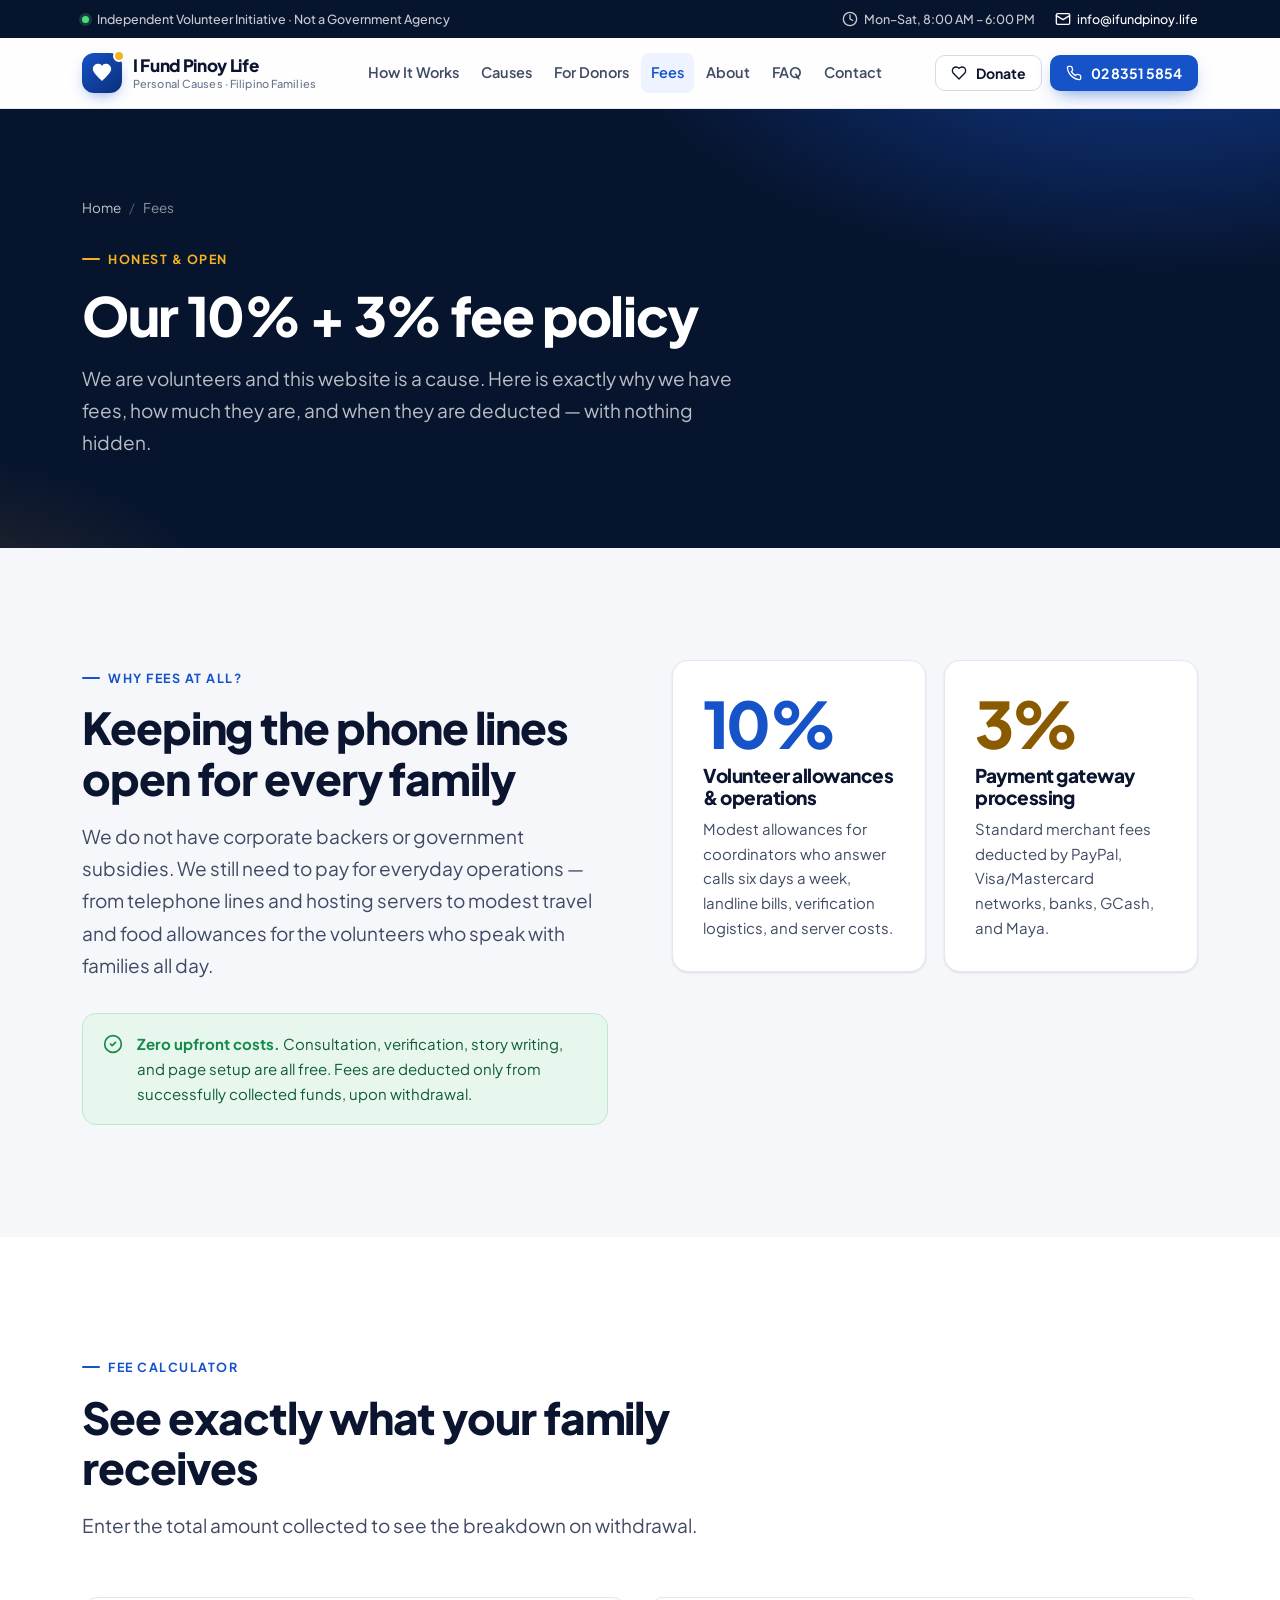
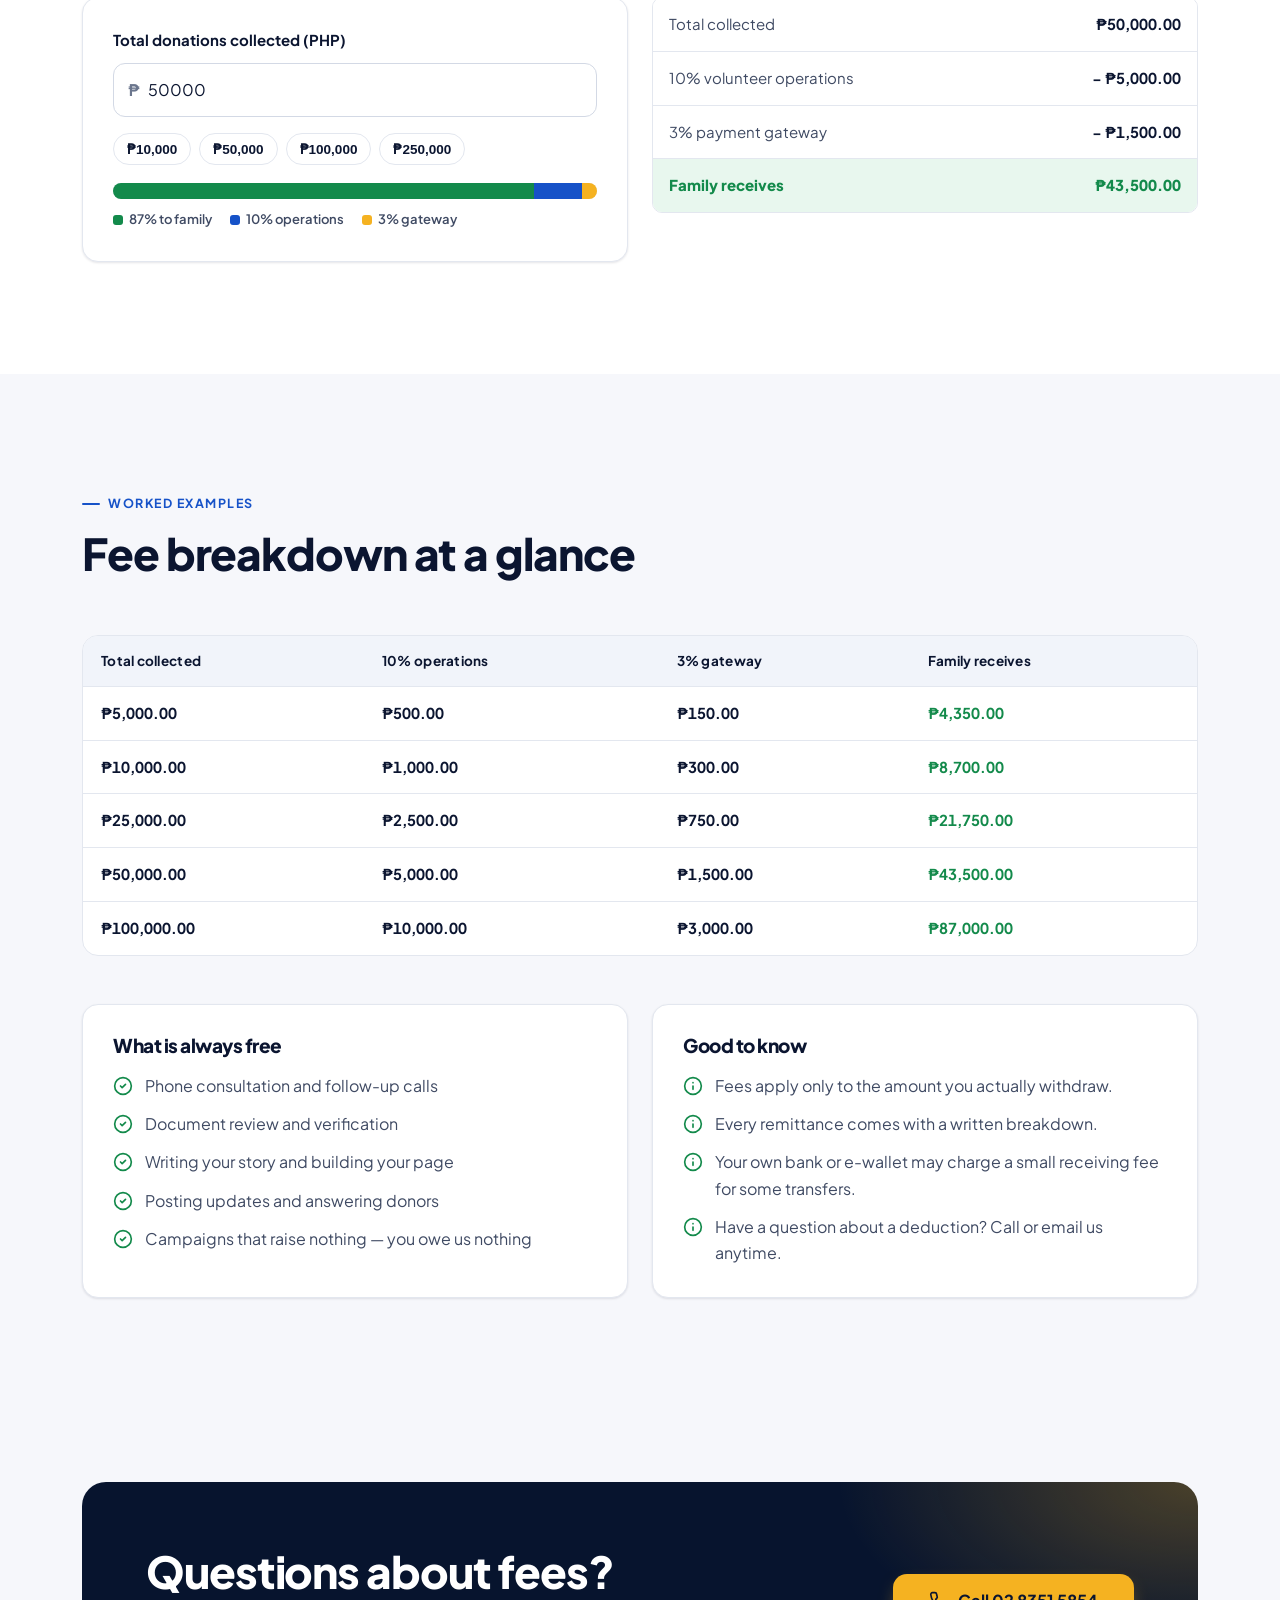
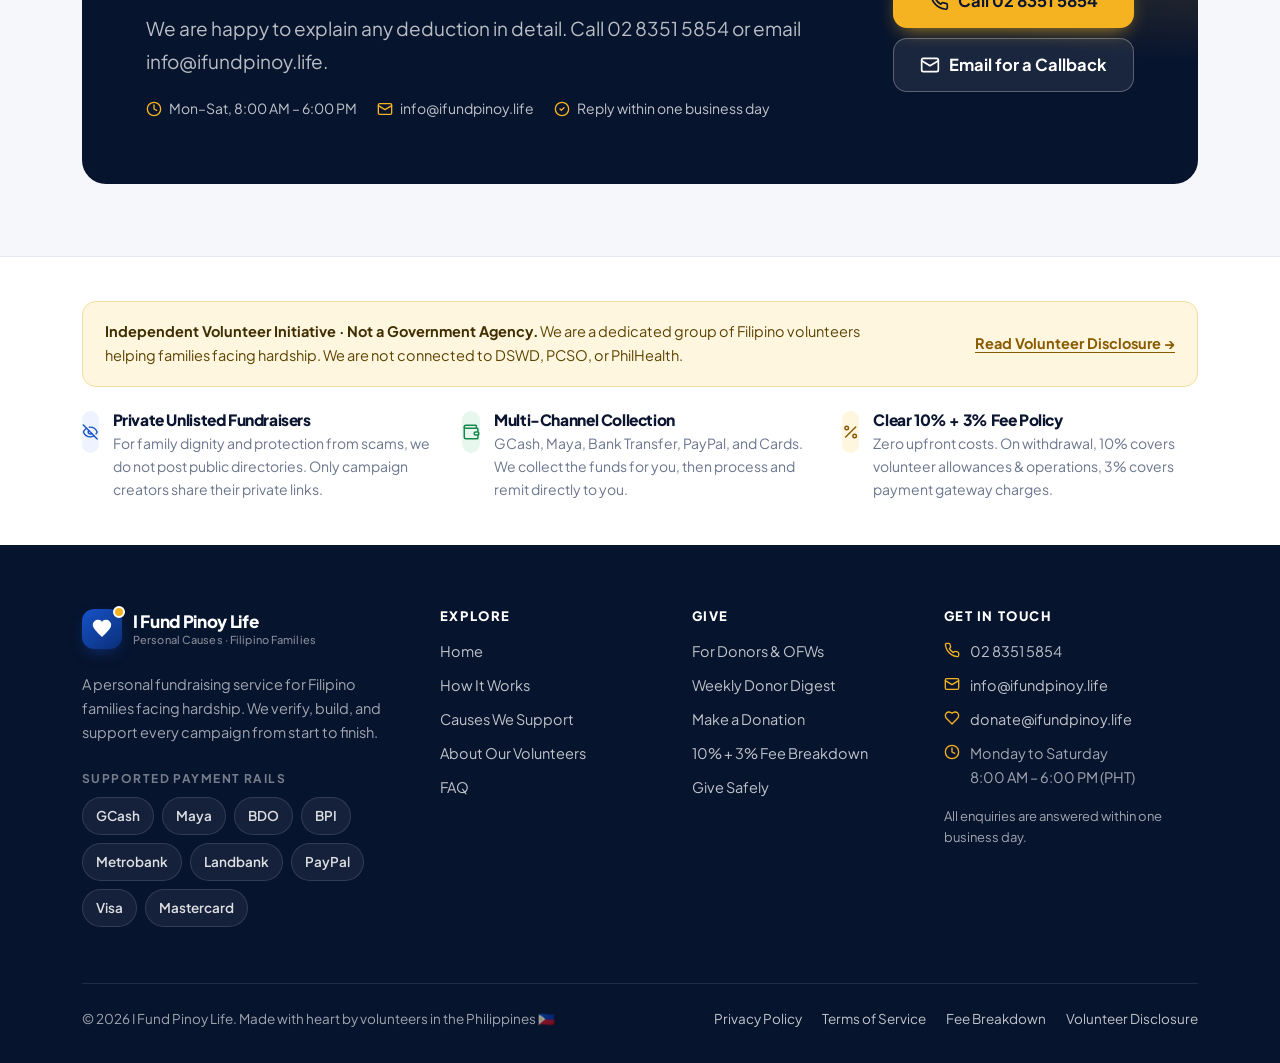
<file: fees.html>
<!DOCTYPE html>
<html lang="en" class="no-js">
<head>
  <meta charset="UTF-8">
  <meta name="viewport" content="width=device-width, initial-scale=1.0">
  <title>10% + 3% Fee Breakdown | I Fund Pinoy Life</title>
  <meta name="description" content="I Fund Pinoy Life charges zero upfront fees. On withdrawal, 10% supports volunteer operations and 3% covers payment gateway processing. See the calculator and examples.">
  <meta name="theme-color" content="#07142e">
  <meta property="og:type" content="website">
  <meta property="og:site_name" content="I Fund Pinoy Life">
  <meta property="og:title" content="10% + 3% Fee Breakdown | I Fund Pinoy Life">
  <meta property="og:description" content="I Fund Pinoy Life charges zero upfront fees. On withdrawal, 10% supports volunteer operations and 3% covers payment gateway processing. See the calculator and examples.">
  <link rel="icon" href="data:image/svg+xml,%3Csvg xmlns='http://www.w3.org/2000/svg' viewBox='0 0 24 24'%3E%3Crect width='24' height='24' rx='6' fill='%231652c8'/%3E%3Cpath fill='%23fff' transform='translate(4 4) scale(.66)' d='M12 21.6C6.4 16 1 11.3 1 7.2 1 3.5 4.1 1 7.5 1c2 0 3.8 1 4.5 2.5C12.7 2 14.5 1 16.5 1 19.9 1 23 3.5 23 7.2c0 4.1-5.4 8.8-11 14.4z'/%3E%3C/svg%3E">
  <link rel="preconnect" href="https://fonts.googleapis.com">
  <link rel="preconnect" href="https://fonts.gstatic.com" crossorigin>
  <link href="https://fonts.googleapis.com/css2?family=Plus+Jakarta+Sans:wght@400;500;600;700;800&display=swap" rel="stylesheet">
  <link rel="stylesheet" href="assets/css/styles.css">
</head>
<body>
<a class="skip-link" href="#main">Skip to content</a>
<div class="topbar">
  <div class="container">
    <div class="topbar-left"><span class="dot-live" aria-hidden="true"></span> <span class="tb-long">Independent Volunteer Initiative · Not a Government Agency</span><span class="tb-short">Volunteer-run · Not a Government Agency</span></div>
    <div class="topbar-right">
      <span><svg class="icon icon-sm" viewBox="0 0 24 24" aria-hidden="true"><circle cx="12" cy="12" r="10"/><path d="M12 6v6l4 2"/></svg> Mon–Sat, 8:00 AM – 6:00 PM</span>
      <a href="mailto:info@ifundpinoy.life"><svg class="icon icon-sm" viewBox="0 0 24 24" aria-hidden="true"><rect x="2" y="4" width="20" height="16" rx="2"/><path d="m22 7-10 6L2 7"/></svg> info@ifundpinoy.life</a>
    </div>
  </div>
</div>
<header class="site-header">
  <div class="container">
    <a href="index.html" class="brand" aria-label="I Fund Pinoy Life home">
      <span class="brand-mark" aria-hidden="true"><svg class="icon" viewBox="0 0 24 24" aria-hidden="true" style="fill:currentColor;stroke:none"><path d="M12 21.6C6.4 16 1 11.3 1 7.2 1 3.5 4.1 1 7.5 1c2 0 3.8 1 4.5 2.5C12.7 2 14.5 1 16.5 1 19.9 1 23 3.5 23 7.2c0 4.1-5.4 8.8-11 14.4z"/></svg></span>
      <span class="brand-name">I Fund Pinoy Life<span class="brand-sub">Personal Causes · Filipino Families</span></span>
    </a>
    <nav class="main-nav" aria-label="Main">
      <ul><li><a href="index.html">Home</a></li><li><a href="how-it-works.html">How It Works</a></li><li><a href="causes.html">Causes</a></li><li><a href="donors.html">For Donors</a></li><li><a href="fees.html" aria-current="page">Fees</a></li><li><a href="about.html">About</a></li><li><a href="faq.html">FAQ</a></li><li><a href="contact.html">Contact</a></li></ul>
    </nav>
    <div class="header-actions">
      <a href="donate.html" class="btn btn-outline btn-sm btn-donate"><svg class="icon icon-sm" viewBox="0 0 24 24" aria-hidden="true"><path d="M19 14c1.49-1.46 3-3.21 3-5.5A5.5 5.5 0 0 0 16.5 3c-1.76 0-3 .5-4.5 2-1.5-1.5-2.74-2-4.5-2A5.5 5.5 0 0 0 2 8.5c0 2.3 1.5 4.05 3 5.5l7 7Z"/></svg>Donate</a>
      <a href="tel:0283515854" class="btn btn-primary btn-sm" aria-label="Call 02 8351 5854"><svg class="icon icon-sm" viewBox="0 0 24 24" aria-hidden="true"><path d="M22 16.92v3a2 2 0 0 1-2.18 2 19.79 19.79 0 0 1-8.63-3.07 19.5 19.5 0 0 1-6-6 19.79 19.79 0 0 1-3.07-8.67A2 2 0 0 1 4.11 2h3a2 2 0 0 1 2 1.72c.13.96.36 1.9.7 2.81a2 2 0 0 1-.45 2.11L8.09 9.91a16 16 0 0 0 6 6l1.27-1.27a2 2 0 0 1 2.11-.45c.91.34 1.85.57 2.81.7A2 2 0 0 1 22 16.92z"/></svg><span class="btn-call-label">02 8351 5854</span></a>
      <button class="nav-toggle" type="button" aria-expanded="false" aria-controls="mobile-nav" aria-label="Open menu">
        <span class="icon-open"><svg class="icon" viewBox="0 0 24 24" aria-hidden="true"><path d="M4 6h16"/><path d="M4 12h16"/><path d="M4 18h16"/></svg></span><span class="icon-close"><svg class="icon" viewBox="0 0 24 24" aria-hidden="true"><path d="M18 6 6 18"/><path d="m6 6 12 12"/></svg></span>
      </button>
    </div>
  </div>
</header>
<nav class="mobile-nav" id="mobile-nav" aria-label="Mobile">
  <ul><li><a href="index.html">Home<svg class="icon icon-sm" viewBox="0 0 24 24" aria-hidden="true"><path d="M5 12h14"/><path d="m12 5 7 7-7 7"/></svg></a></li><li><a href="how-it-works.html">How It Works<svg class="icon icon-sm" viewBox="0 0 24 24" aria-hidden="true"><path d="M5 12h14"/><path d="m12 5 7 7-7 7"/></svg></a></li><li><a href="causes.html">Causes<svg class="icon icon-sm" viewBox="0 0 24 24" aria-hidden="true"><path d="M5 12h14"/><path d="m12 5 7 7-7 7"/></svg></a></li><li><a href="donors.html">For Donors<svg class="icon icon-sm" viewBox="0 0 24 24" aria-hidden="true"><path d="M5 12h14"/><path d="m12 5 7 7-7 7"/></svg></a></li><li><a href="fees.html" aria-current="page">Fees<svg class="icon icon-sm" viewBox="0 0 24 24" aria-hidden="true"><path d="M5 12h14"/><path d="m12 5 7 7-7 7"/></svg></a></li><li><a href="about.html">About<svg class="icon icon-sm" viewBox="0 0 24 24" aria-hidden="true"><path d="M5 12h14"/><path d="m12 5 7 7-7 7"/></svg></a></li><li><a href="faq.html">FAQ<svg class="icon icon-sm" viewBox="0 0 24 24" aria-hidden="true"><path d="M5 12h14"/><path d="m12 5 7 7-7 7"/></svg></a></li><li><a href="contact.html">Contact<svg class="icon icon-sm" viewBox="0 0 24 24" aria-hidden="true"><path d="M5 12h14"/><path d="m12 5 7 7-7 7"/></svg></a></li></ul>
  <div class="mobile-nav-actions">
    <a href="tel:0283515854" class="btn btn-primary btn-block btn-lg"><svg class="icon" viewBox="0 0 24 24" aria-hidden="true"><path d="M22 16.92v3a2 2 0 0 1-2.18 2 19.79 19.79 0 0 1-8.63-3.07 19.5 19.5 0 0 1-6-6 19.79 19.79 0 0 1-3.07-8.67A2 2 0 0 1 4.11 2h3a2 2 0 0 1 2 1.72c.13.96.36 1.9.7 2.81a2 2 0 0 1-.45 2.11L8.09 9.91a16 16 0 0 0 6 6l1.27-1.27a2 2 0 0 1 2.11-.45c.91.34 1.85.57 2.81.7A2 2 0 0 1 22 16.92z"/></svg>Call 02 8351 5854</a>
    <a href="donate.html" class="btn btn-sun btn-block btn-lg"><svg class="icon" viewBox="0 0 24 24" aria-hidden="true"><path d="M19 14c1.49-1.46 3-3.21 3-5.5A5.5 5.5 0 0 0 16.5 3c-1.76 0-3 .5-4.5 2-1.5-1.5-2.74-2-4.5-2A5.5 5.5 0 0 0 2 8.5c0 2.3 1.5 4.05 3 5.5l7 7Z"/></svg>Make a Donation</a>
    <a href="mailto:info@ifundpinoy.life" class="btn btn-outline btn-block"><svg class="icon" viewBox="0 0 24 24" aria-hidden="true"><rect x="2" y="4" width="20" height="16" rx="2"/><path d="m22 7-10 6L2 7"/></svg>info@ifundpinoy.life</a>
  </div>
  <p class="mobile-nav-note">Open Monday to Saturday, 8:00 AM to 6:00 PM (PHT). We respond to all emails within one business day.</p>
</nav>
<main id="main">
<section class="page-hero">
  <div class="container">
    <ol class="crumbs" aria-label="Breadcrumb"><li><a href="index.html">Home</a></li><li aria-current="page">Fees</li></ol>
    <p class="eyebrow">Honest & open</p>
    <h1>Our 10% + 3% fee policy</h1>
    <p class="lead">We are volunteers and this website is a cause. Here is exactly why we have fees, how much they are, and when they are deducted — with nothing hidden.</p>
    
  </div>
</section>

<section class="section">
  <div class="container">
    <div class="split split-top">
      <div>
        <p class="eyebrow">Why fees at all?</p>
        <h2 class="h2">Keeping the phone lines open for every family</h2>
        <p class="lead">We do not have corporate backers or government subsidies. We still need to pay for everyday operations — from telephone lines and hosting servers to modest travel and food allowances for the volunteers who speak with families all day.</p>
        <div class="callout green mt-4"><svg class="icon" viewBox="0 0 24 24" aria-hidden="true"><circle cx="12" cy="12" r="10"/><path d="m9 12 2 2 4-4"/></svg><div><strong>Zero upfront costs.</strong> Consultation, verification, story writing, and page setup are all free. Fees are deducted only from successfully collected funds, upon withdrawal.</div></div>
      </div>
      <div class="fee-cards">
        <div class="card fee-card reveal"><div class="fee-big">10%</div><h3>Volunteer allowances &amp; operations</h3><p>Modest allowances for coordinators who answer calls six days a week, landline bills, verification logistics, and server costs.</p></div>
        <div class="card fee-card sun reveal"><div class="fee-big">3%</div><h3>Payment gateway processing</h3><p>Standard merchant fees deducted by PayPal, Visa/Mastercard networks, banks, GCash, and Maya.</p></div>
      </div>
    </div>
  </div>
</section>

<section class="section section-white" id="calculator">
  <div class="container">
    <div class="section-head">
      <p class="eyebrow">Fee calculator</p>
      <h2 class="h2">See exactly what your family receives</h2>
      <p class="lead">Enter the total amount collected to see the breakdown on withdrawal.</p>
    </div>
    <div class="calc">
      <div class="card">
        <label class="field-label" for="fee-calc-input">Total donations collected (PHP)</label>
        <div class="input-group"><span class="prefix">₱</span><input class="input" id="fee-calc-input" type="number" min="0" step="any" inputmode="decimal" value="50000"></div>
        <div class="chips mt-2">
          <button type="button" class="chip" data-calc="10000" style="cursor:pointer">₱10,000</button>
          <button type="button" class="chip" data-calc="50000" style="cursor:pointer">₱50,000</button>
          <button type="button" class="chip" data-calc="100000" style="cursor:pointer">₱100,000</button>
          <button type="button" class="chip" data-calc="250000" style="cursor:pointer">₱250,000</button>
        </div>
        <div class="fee-bar" aria-hidden="true"><span class="fb-net" style="width:87%"></span><span class="fb-ops" style="width:10%"></span><span class="fb-gw" style="width:3%"></span></div>
        <div class="legend"><span><i style="background:var(--green)"></i>87% to family</span><span><i style="background:var(--brand)"></i>10% operations</span><span><i style="background:var(--sun)"></i>3% gateway</span></div>
      </div>
      <div class="calc-rows" aria-live="polite">
        <div class="calc-row"><span>Total collected</span><b id="fc-gross">₱50,000.00</b></div>
        <div class="calc-row"><span>10% volunteer operations</span><b id="fc-ops">− ₱5,000.00</b></div>
        <div class="calc-row"><span>3% payment gateway</span><b id="fc-gw">− ₱1,500.00</b></div>
        <div class="calc-row total"><span>Family receives</span><b id="fc-net">₱43,500.00</b></div>
      </div>
    </div>
  </div>
</section>

<section class="section">
  <div class="container">
    <div class="section-head">
      <p class="eyebrow">Worked examples</p>
      <h2 class="h2">Fee breakdown at a glance</h2>
    </div>
    <div class="table-wrap reveal">
      <table>
        <thead><tr><th>Total collected</th><th>10% operations</th><th>3% gateway</th><th>Family receives</th></tr></thead>
        <tbody><tr><td class="num">₱5,000.00</td><td class="num">₱500.00</td><td class="num">₱150.00</td><td class="num" style="color:var(--green)">₱4,350.00</td></tr><tr><td class="num">₱10,000.00</td><td class="num">₱1,000.00</td><td class="num">₱300.00</td><td class="num" style="color:var(--green)">₱8,700.00</td></tr><tr><td class="num">₱25,000.00</td><td class="num">₱2,500.00</td><td class="num">₱750.00</td><td class="num" style="color:var(--green)">₱21,750.00</td></tr><tr><td class="num">₱50,000.00</td><td class="num">₱5,000.00</td><td class="num">₱1,500.00</td><td class="num" style="color:var(--green)">₱43,500.00</td></tr><tr><td class="num">₱100,000.00</td><td class="num">₱10,000.00</td><td class="num">₱3,000.00</td><td class="num" style="color:var(--green)">₱87,000.00</td></tr></tbody>
      </table>
    </div>
    <div class="grid grid-2 mt-5">
      <div class="card">
        <h3>What is always free</h3>
        <ul class="check-list mt-2">
          <li><svg class="icon" viewBox="0 0 24 24" aria-hidden="true"><circle cx="12" cy="12" r="10"/><path d="m9 12 2 2 4-4"/></svg><span>Phone consultation and follow-up calls</span></li>
          <li><svg class="icon" viewBox="0 0 24 24" aria-hidden="true"><circle cx="12" cy="12" r="10"/><path d="m9 12 2 2 4-4"/></svg><span>Document review and verification</span></li>
          <li><svg class="icon" viewBox="0 0 24 24" aria-hidden="true"><circle cx="12" cy="12" r="10"/><path d="m9 12 2 2 4-4"/></svg><span>Writing your story and building your page</span></li>
          <li><svg class="icon" viewBox="0 0 24 24" aria-hidden="true"><circle cx="12" cy="12" r="10"/><path d="m9 12 2 2 4-4"/></svg><span>Posting updates and answering donors</span></li>
          <li><svg class="icon" viewBox="0 0 24 24" aria-hidden="true"><circle cx="12" cy="12" r="10"/><path d="m9 12 2 2 4-4"/></svg><span>Campaigns that raise nothing — you owe us nothing</span></li>
        </ul>
      </div>
      <div class="card">
        <h3>Good to know</h3>
        <ul class="check-list mt-2">
          <li><svg class="icon" viewBox="0 0 24 24" aria-hidden="true"><circle cx="12" cy="12" r="10"/><path d="M12 16v-4"/><path d="M12 8h.01"/></svg><span>Fees apply only to the amount you actually withdraw.</span></li>
          <li><svg class="icon" viewBox="0 0 24 24" aria-hidden="true"><circle cx="12" cy="12" r="10"/><path d="M12 16v-4"/><path d="M12 8h.01"/></svg><span>Every remittance comes with a written breakdown.</span></li>
          <li><svg class="icon" viewBox="0 0 24 24" aria-hidden="true"><circle cx="12" cy="12" r="10"/><path d="M12 16v-4"/><path d="M12 8h.01"/></svg><span>Your own bank or e-wallet may charge a small receiving fee for some transfers.</span></li>
          <li><svg class="icon" viewBox="0 0 24 24" aria-hidden="true"><circle cx="12" cy="12" r="10"/><path d="M12 16v-4"/><path d="M12 8h.01"/></svg><span>Have a question about a deduction? Call or email us anytime.</span></li>
        </ul>
      </div>
    </div>
  </div>
</section>
<section class="section-sm">
  <div class="container">
    <div class="cta-band reveal">
      <div>
        <h2 class="h2">Questions about fees?</h2>
        <p class="lead">We are happy to explain any deduction in detail. Call 02 8351 5854 or email info@ifundpinoy.life.</p>
        <div class="cta-meta">
          <span><svg class="icon icon-sm" viewBox="0 0 24 24" aria-hidden="true"><circle cx="12" cy="12" r="10"/><path d="M12 6v6l4 2"/></svg> Mon–Sat, 8:00 AM – 6:00 PM</span>
          <span><svg class="icon icon-sm" viewBox="0 0 24 24" aria-hidden="true"><rect x="2" y="4" width="20" height="16" rx="2"/><path d="m22 7-10 6L2 7"/></svg> info@ifundpinoy.life</span>
          <span><svg class="icon icon-sm" viewBox="0 0 24 24" aria-hidden="true"><circle cx="12" cy="12" r="10"/><path d="m9 12 2 2 4-4"/></svg> Reply within one business day</span>
        </div>
      </div>
      <div class="cta-actions">
        <a href="tel:0283515854" class="btn btn-sun btn-lg"><svg class="icon" viewBox="0 0 24 24" aria-hidden="true"><path d="M22 16.92v3a2 2 0 0 1-2.18 2 19.79 19.79 0 0 1-8.63-3.07 19.5 19.5 0 0 1-6-6 19.79 19.79 0 0 1-3.07-8.67A2 2 0 0 1 4.11 2h3a2 2 0 0 1 2 1.72c.13.96.36 1.9.7 2.81a2 2 0 0 1-.45 2.11L8.09 9.91a16 16 0 0 0 6 6l1.27-1.27a2 2 0 0 1 2.11-.45c.91.34 1.85.57 2.81.7A2 2 0 0 1 22 16.92z"/></svg>Call 02 8351 5854</a>
        <a href="mailto:info@ifundpinoy.life?subject=Callback%20request&body=Hello%20I%20Fund%20Pinoy%20Life%20team%2C%0A%0APlease%20call%20me%20back%20about%20starting%20a%20fundraiser.%0A%0AMy%20name%3A%0AMy%20mobile%20/%20landline%20number%3A%0ABest%20time%20to%20call%20%28Mon-Sat%2C%208AM-6PM%29%3A%0AWho%20needs%20help%20and%20why%20%28short%29%3A%0A%0AThank%20you." class="btn btn-ghost-light btn-lg"><svg class="icon" viewBox="0 0 24 24" aria-hidden="true"><rect x="2" y="4" width="20" height="16" rx="2"/><path d="m22 7-10 6L2 7"/></svg>Email for a Callback</a>
      </div>
    </div>
  </div>
</section>
</main>
<section class="disclosure-band" aria-label="Disclosures">
  <div class="container">
    <div class="disclosure-top">
      <p><strong>Independent Volunteer Initiative · Not a Government Agency.</strong> We are a dedicated group of Filipino volunteers helping families facing hardship. We are not connected to DSWD, PCSO, or PhilHealth.</p>
      <a href="disclosure.html">Read Volunteer Disclosure →</a>
    </div>
    <div class="grid grid-3">
      <div class="mini-feature"><div class="icon-tile"><svg class="icon" viewBox="0 0 24 24" aria-hidden="true"><path d="M10.73 5.08A10.43 10.43 0 0 1 12 5c7 0 10 7 10 7a13.16 13.16 0 0 1-1.67 2.68"/><path d="M6.61 6.61A13.53 13.53 0 0 0 2 12s3 7 10 7a9.74 9.74 0 0 0 5.39-1.61"/><path d="M14.12 14.12a3 3 0 1 1-4.24-4.24"/><path d="m2 2 20 20"/></svg></div><div><h3>Private Unlisted Fundraisers</h3><p>For family dignity and protection from scams, we do not post public directories. Only campaign creators share their private links.</p></div></div>
      <div class="mini-feature"><div class="icon-tile green"><svg class="icon" viewBox="0 0 24 24" aria-hidden="true"><path d="M19 7V4a1 1 0 0 0-1-1H5a2 2 0 0 0 0 4h15a1 1 0 0 1 1 1v4h-3a2 2 0 0 0 0 4h3a1 1 0 0 0 1-1v-2a1 1 0 0 0-1-1"/><path d="M3 5v14a2 2 0 0 0 2 2h15a1 1 0 0 0 1-1v-4"/></svg></div><div><h3>Multi-Channel Collection</h3><p>GCash, Maya, Bank Transfer, PayPal, and Cards. We collect the funds for you, then process and remit directly to you.</p></div></div>
      <div class="mini-feature"><div class="icon-tile sun"><svg class="icon" viewBox="0 0 24 24" aria-hidden="true"><path d="M19 5 5 19"/><circle cx="6.5" cy="6.5" r="2.5"/><circle cx="17.5" cy="17.5" r="2.5"/></svg></div><div><h3>Clear 10% + 3% Fee Policy</h3><p>Zero upfront costs. On withdrawal, 10% covers volunteer allowances &amp; operations, 3% covers payment gateway charges.</p></div></div>
    </div>
  </div>
</section>
<footer class="site-footer">
  <div class="container">
    <div class="footer-grid">
      <div>
        <a href="index.html" class="brand" aria-label="I Fund Pinoy Life home">
          <span class="brand-mark" aria-hidden="true"><svg class="icon" viewBox="0 0 24 24" aria-hidden="true" style="fill:currentColor;stroke:none"><path d="M12 21.6C6.4 16 1 11.3 1 7.2 1 3.5 4.1 1 7.5 1c2 0 3.8 1 4.5 2.5C12.7 2 14.5 1 16.5 1 19.9 1 23 3.5 23 7.2c0 4.1-5.4 8.8-11 14.4z"/></svg></span>
          <span class="brand-name">I Fund Pinoy Life<span class="brand-sub">Personal Causes · Filipino Families</span></span>
        </a>
        <p class="mt-3">A personal fundraising service for Filipino families facing hardship. We verify, build, and support every campaign from start to finish.</p>
        <p class="mt-3" style="font-size:12px;text-transform:uppercase;letter-spacing:.12em;color:rgba(255,255,255,.45);font-weight:700">Supported payment rails</p>
        <div class="chips mt-1"><span class="chip">GCash</span><span class="chip">Maya</span><span class="chip">BDO</span><span class="chip">BPI</span><span class="chip">Metrobank</span><span class="chip">Landbank</span><span class="chip">PayPal</span><span class="chip">Visa</span><span class="chip">Mastercard</span></div>
      </div>
      <div>
        <h4>Explore</h4>
        <ul>
          <li><a href="index.html">Home</a></li>
          <li><a href="how-it-works.html">How It Works</a></li>
          <li><a href="causes.html">Causes We Support</a></li>
          <li><a href="about.html">About Our Volunteers</a></li>
          <li><a href="faq.html">FAQ</a></li>
        </ul>
      </div>
      <div>
        <h4>Give</h4>
        <ul>
          <li><a href="donors.html">For Donors &amp; OFWs</a></li>
          <li><a href="donors.html#digest">Weekly Donor Digest</a></li>
          <li><a href="donate.html">Make a Donation</a></li>
          <li><a href="fees.html">10% + 3% Fee Breakdown</a></li>
          <li><a href="donors.html#safety">Give Safely</a></li>
        </ul>
      </div>
      <div>
        <h4>Get in Touch</h4>
        <ul class="footer-contact">
          <li><svg class="icon icon-sm" viewBox="0 0 24 24" aria-hidden="true"><path d="M22 16.92v3a2 2 0 0 1-2.18 2 19.79 19.79 0 0 1-8.63-3.07 19.5 19.5 0 0 1-6-6 19.79 19.79 0 0 1-3.07-8.67A2 2 0 0 1 4.11 2h3a2 2 0 0 1 2 1.72c.13.96.36 1.9.7 2.81a2 2 0 0 1-.45 2.11L8.09 9.91a16 16 0 0 0 6 6l1.27-1.27a2 2 0 0 1 2.11-.45c.91.34 1.85.57 2.81.7A2 2 0 0 1 22 16.92z"/></svg><a href="tel:0283515854">02 8351 5854</a></li>
          <li><svg class="icon icon-sm" viewBox="0 0 24 24" aria-hidden="true"><rect x="2" y="4" width="20" height="16" rx="2"/><path d="m22 7-10 6L2 7"/></svg><a href="mailto:info@ifundpinoy.life">info@ifundpinoy.life</a></li>
          <li><svg class="icon icon-sm" viewBox="0 0 24 24" aria-hidden="true"><path d="M19 14c1.49-1.46 3-3.21 3-5.5A5.5 5.5 0 0 0 16.5 3c-1.76 0-3 .5-4.5 2-1.5-1.5-2.74-2-4.5-2A5.5 5.5 0 0 0 2 8.5c0 2.3 1.5 4.05 3 5.5l7 7Z"/></svg><a href="mailto:donate@ifundpinoy.life">donate@ifundpinoy.life</a></li>
          <li><svg class="icon icon-sm" viewBox="0 0 24 24" aria-hidden="true"><circle cx="12" cy="12" r="10"/><path d="M12 6v6l4 2"/></svg><span>Monday to Saturday<br>8:00 AM – 6:00 PM (PHT)</span></li>
        </ul>
        <p class="mt-2" style="font-size:13px">All enquiries are answered within one business day.</p>
      </div>
    </div>
    <div class="footer-bottom">
      <span>© <span id="year">2026</span> I Fund Pinoy Life. Made with heart by volunteers in the Philippines 🇵🇭</span>
      <nav aria-label="Legal">
        <a href="privacy.html">Privacy Policy</a>
        <a href="terms.html">Terms of Service</a>
        <a href="fees.html">Fee Breakdown</a>
        <a href="disclosure.html">Volunteer Disclosure</a>
      </nav>
    </div>
  </div>
</footer>
<div class="mobile-callbar" aria-label="Quick contact">
  <a href="tel:0283515854" class="btn btn-primary"><svg class="icon icon-sm" viewBox="0 0 24 24" aria-hidden="true"><path d="M22 16.92v3a2 2 0 0 1-2.18 2 19.79 19.79 0 0 1-8.63-3.07 19.5 19.5 0 0 1-6-6 19.79 19.79 0 0 1-3.07-8.67A2 2 0 0 1 4.11 2h3a2 2 0 0 1 2 1.72c.13.96.36 1.9.7 2.81a2 2 0 0 1-.45 2.11L8.09 9.91a16 16 0 0 0 6 6l1.27-1.27a2 2 0 0 1 2.11-.45c.91.34 1.85.57 2.81.7A2 2 0 0 1 22 16.92z"/></svg>Call Us</a>
  <a href="mailto:info@ifundpinoy.life" class="btn btn-ghost-light"><svg class="icon icon-sm" viewBox="0 0 24 24" aria-hidden="true"><rect x="2" y="4" width="20" height="16" rx="2"/><path d="m22 7-10 6L2 7"/></svg>Email Us</a>
</div>
<script src="assets/js/main.js"></script>
</body>
</html>
</file>
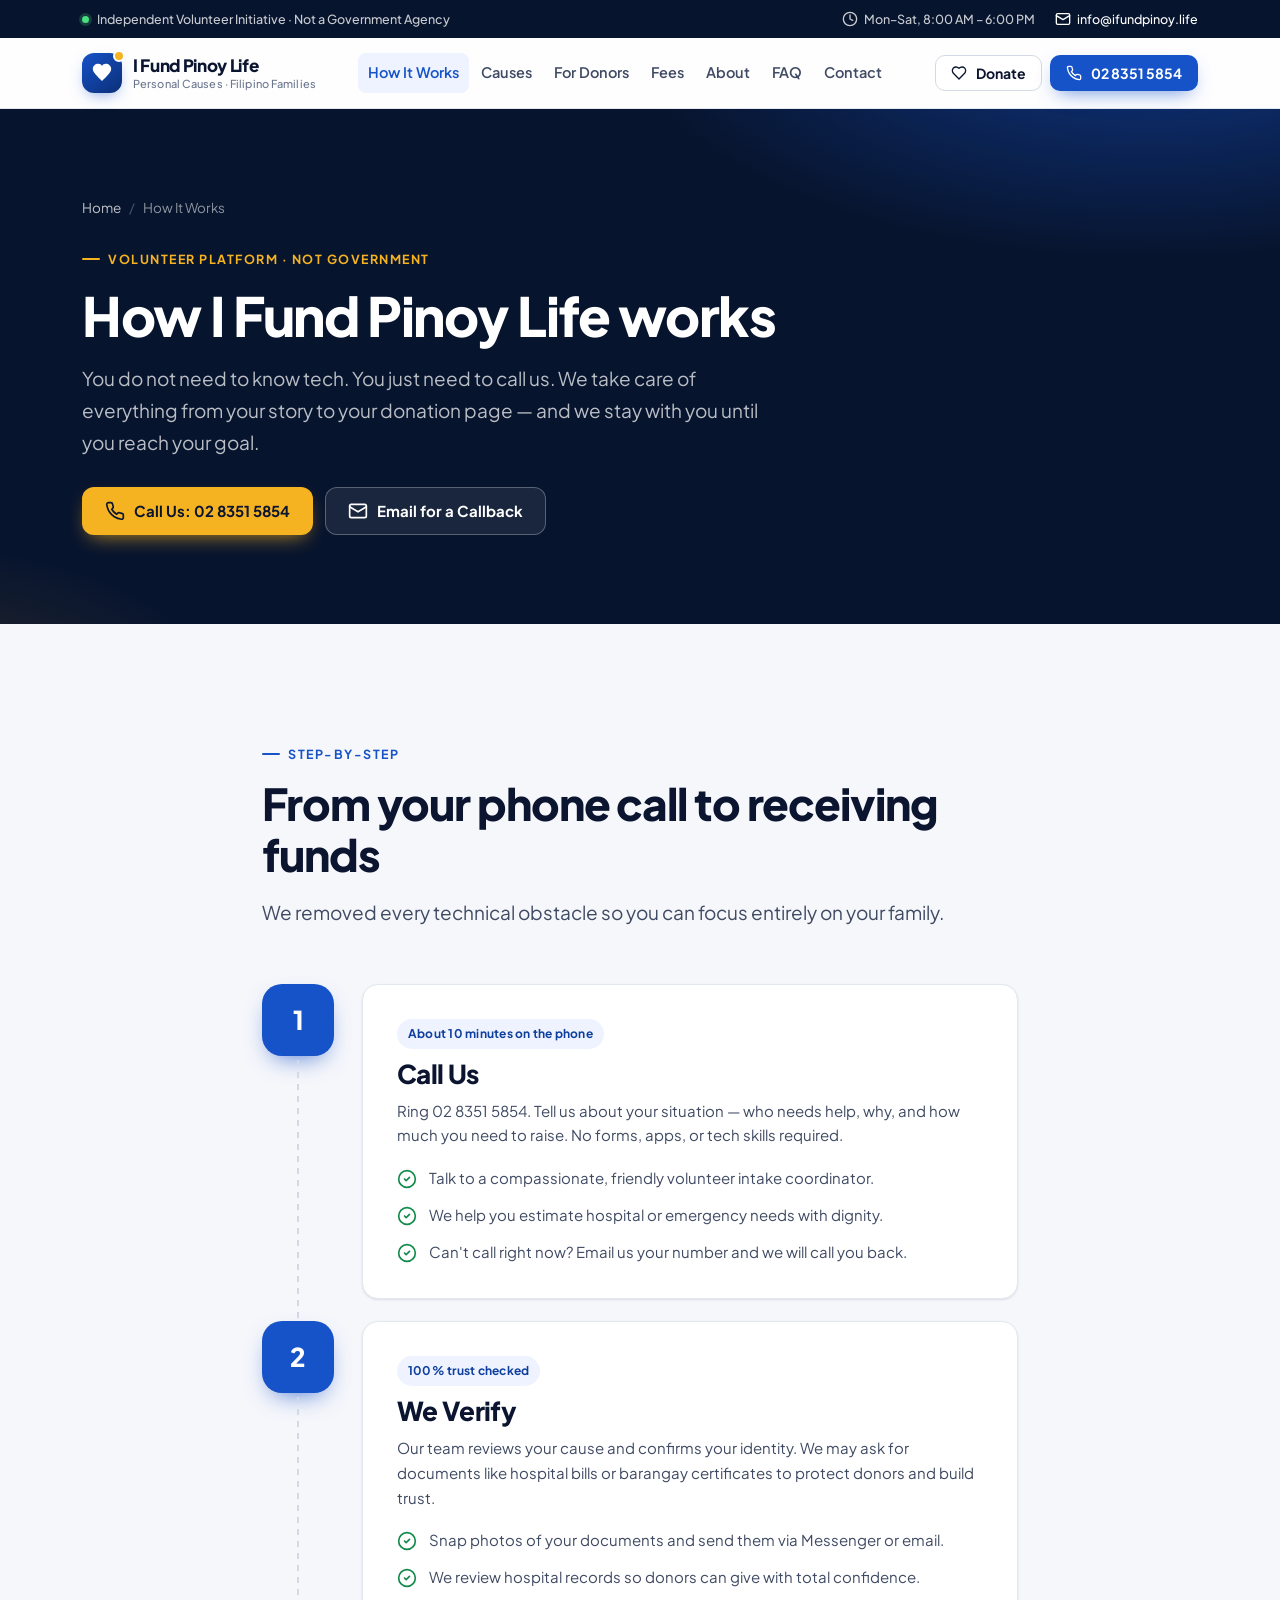
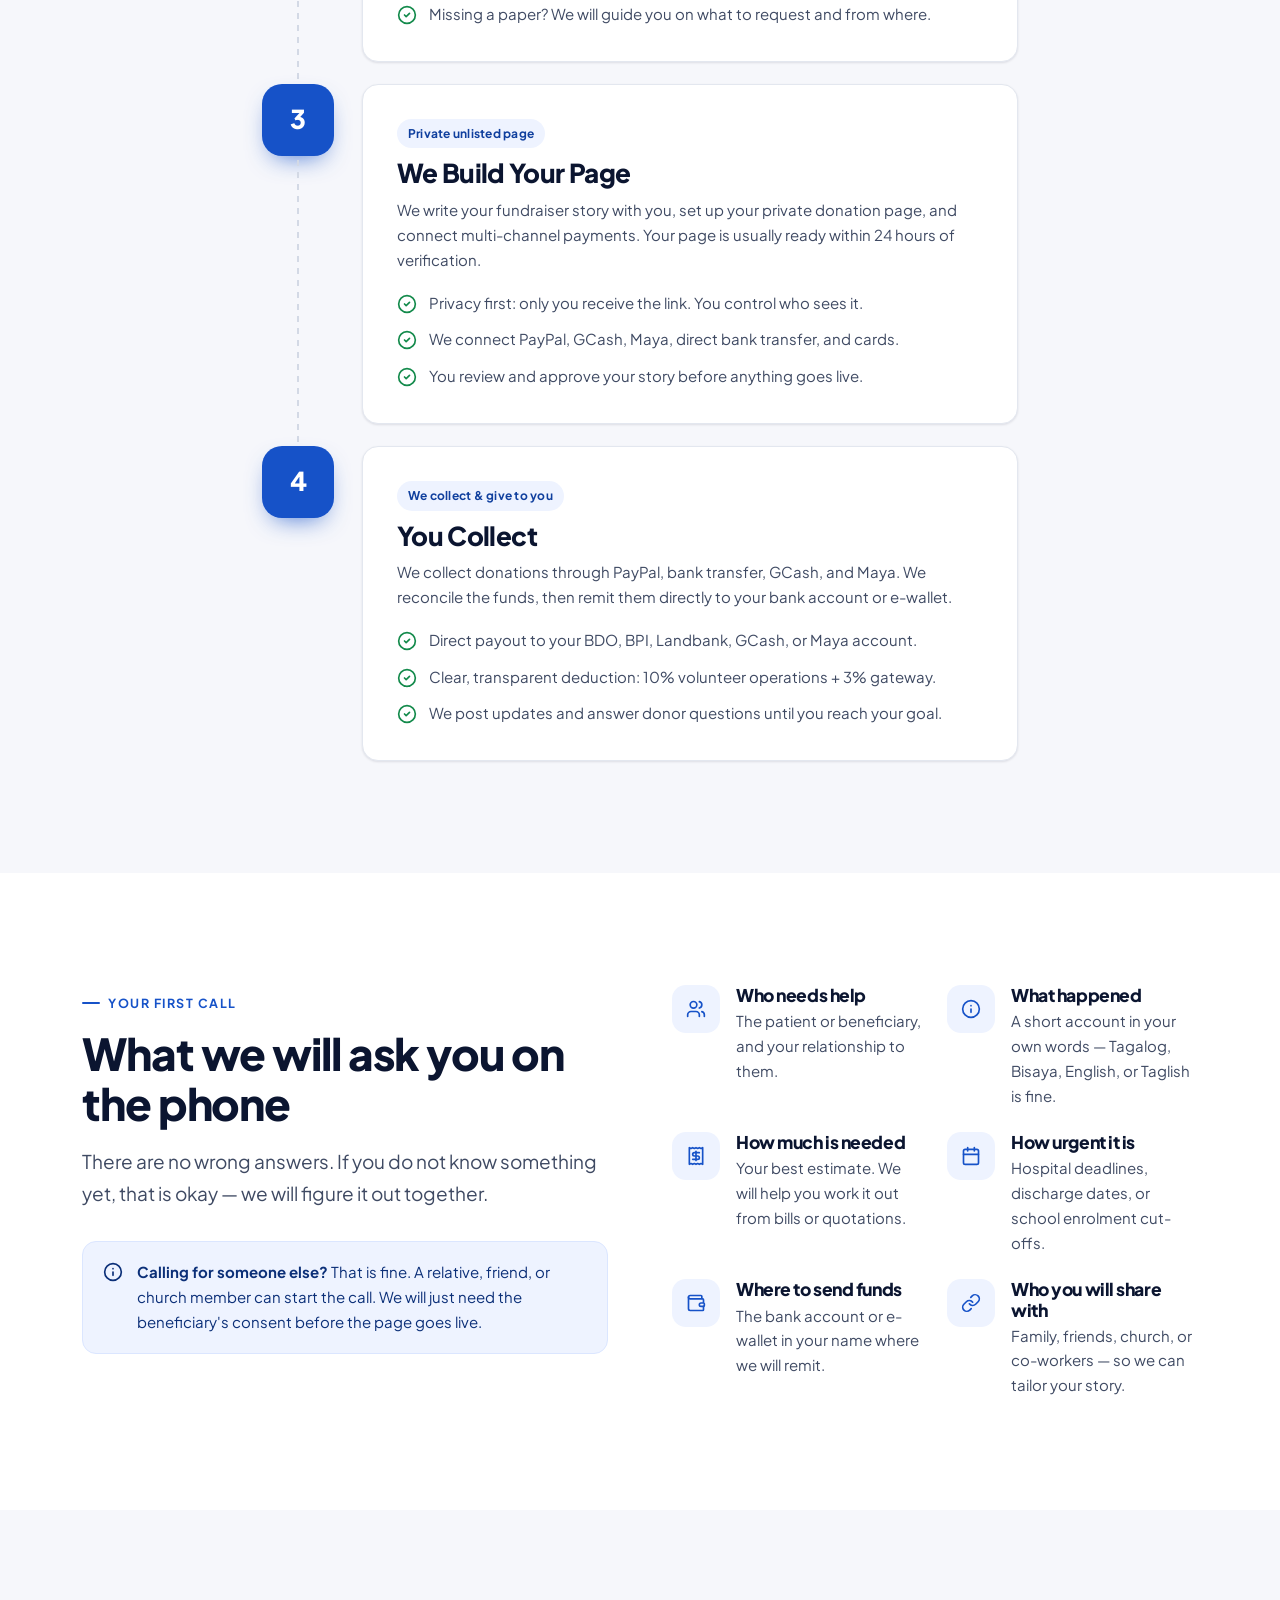
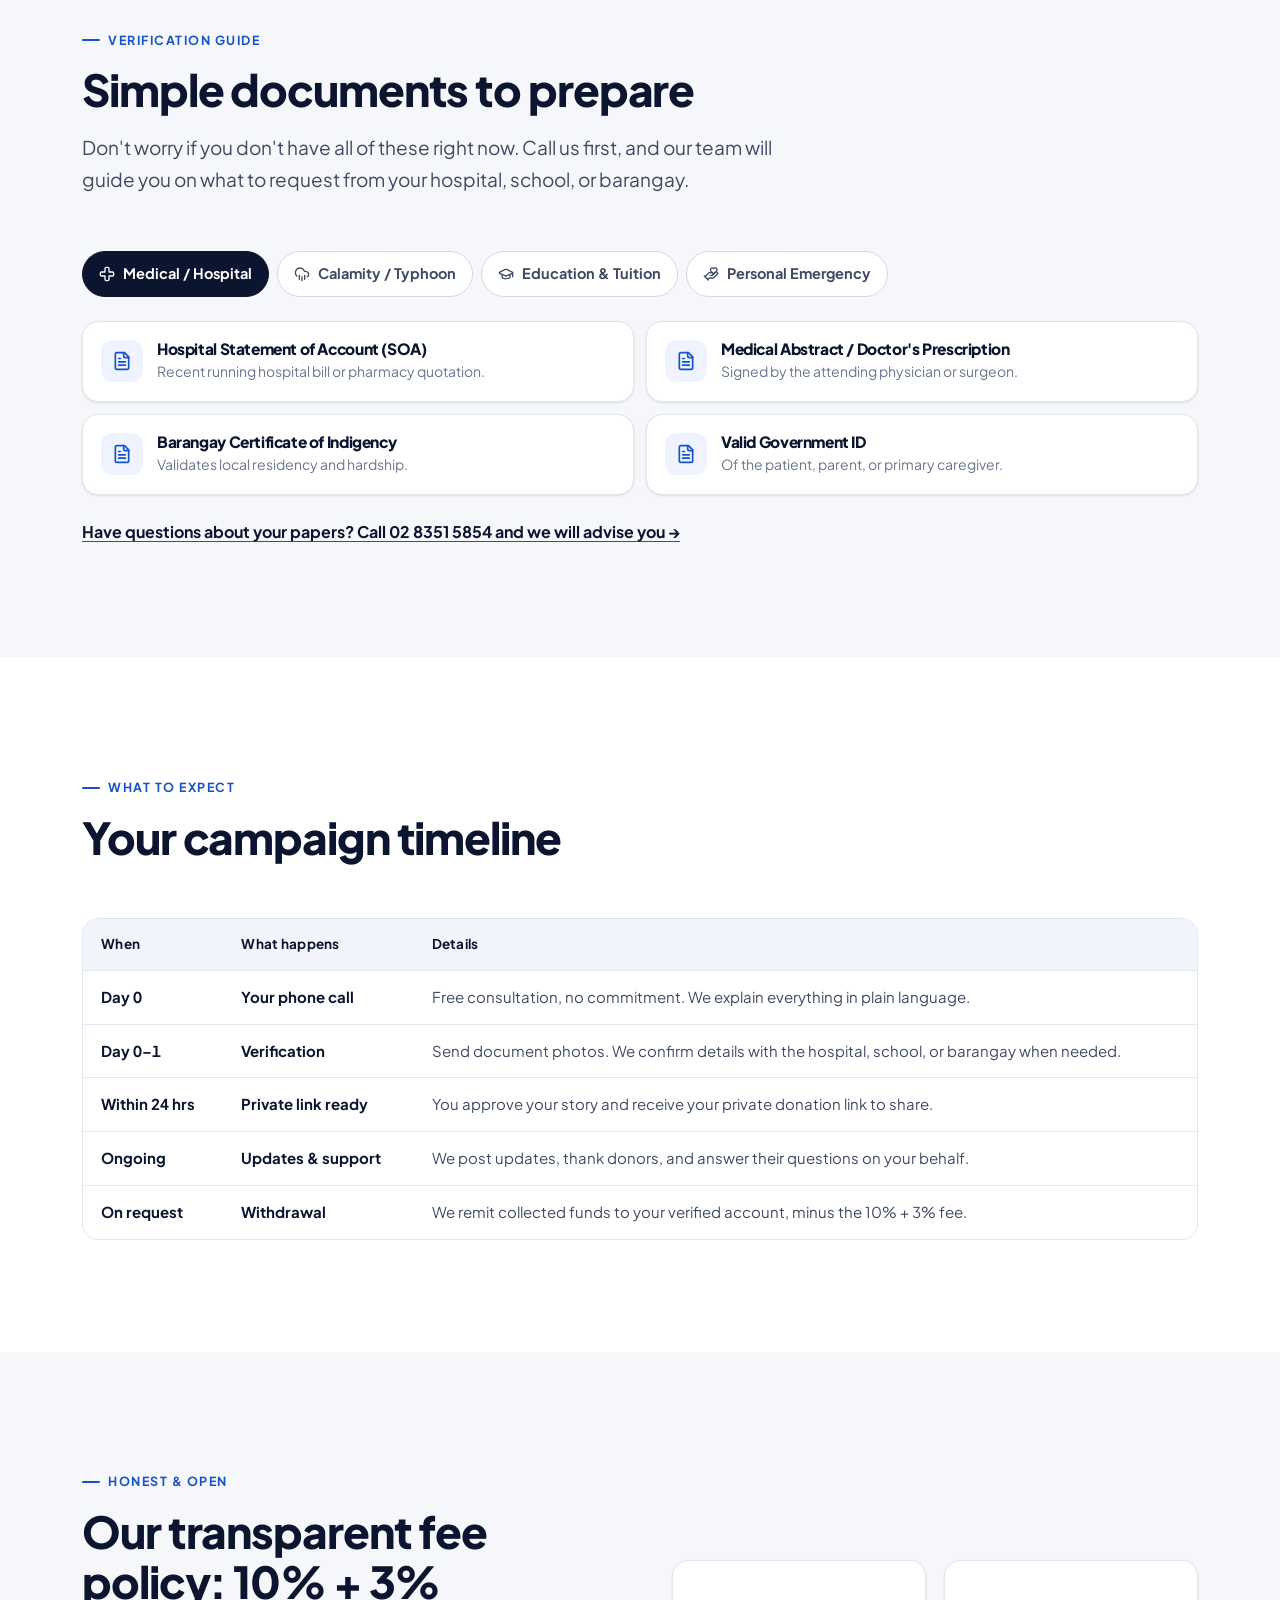
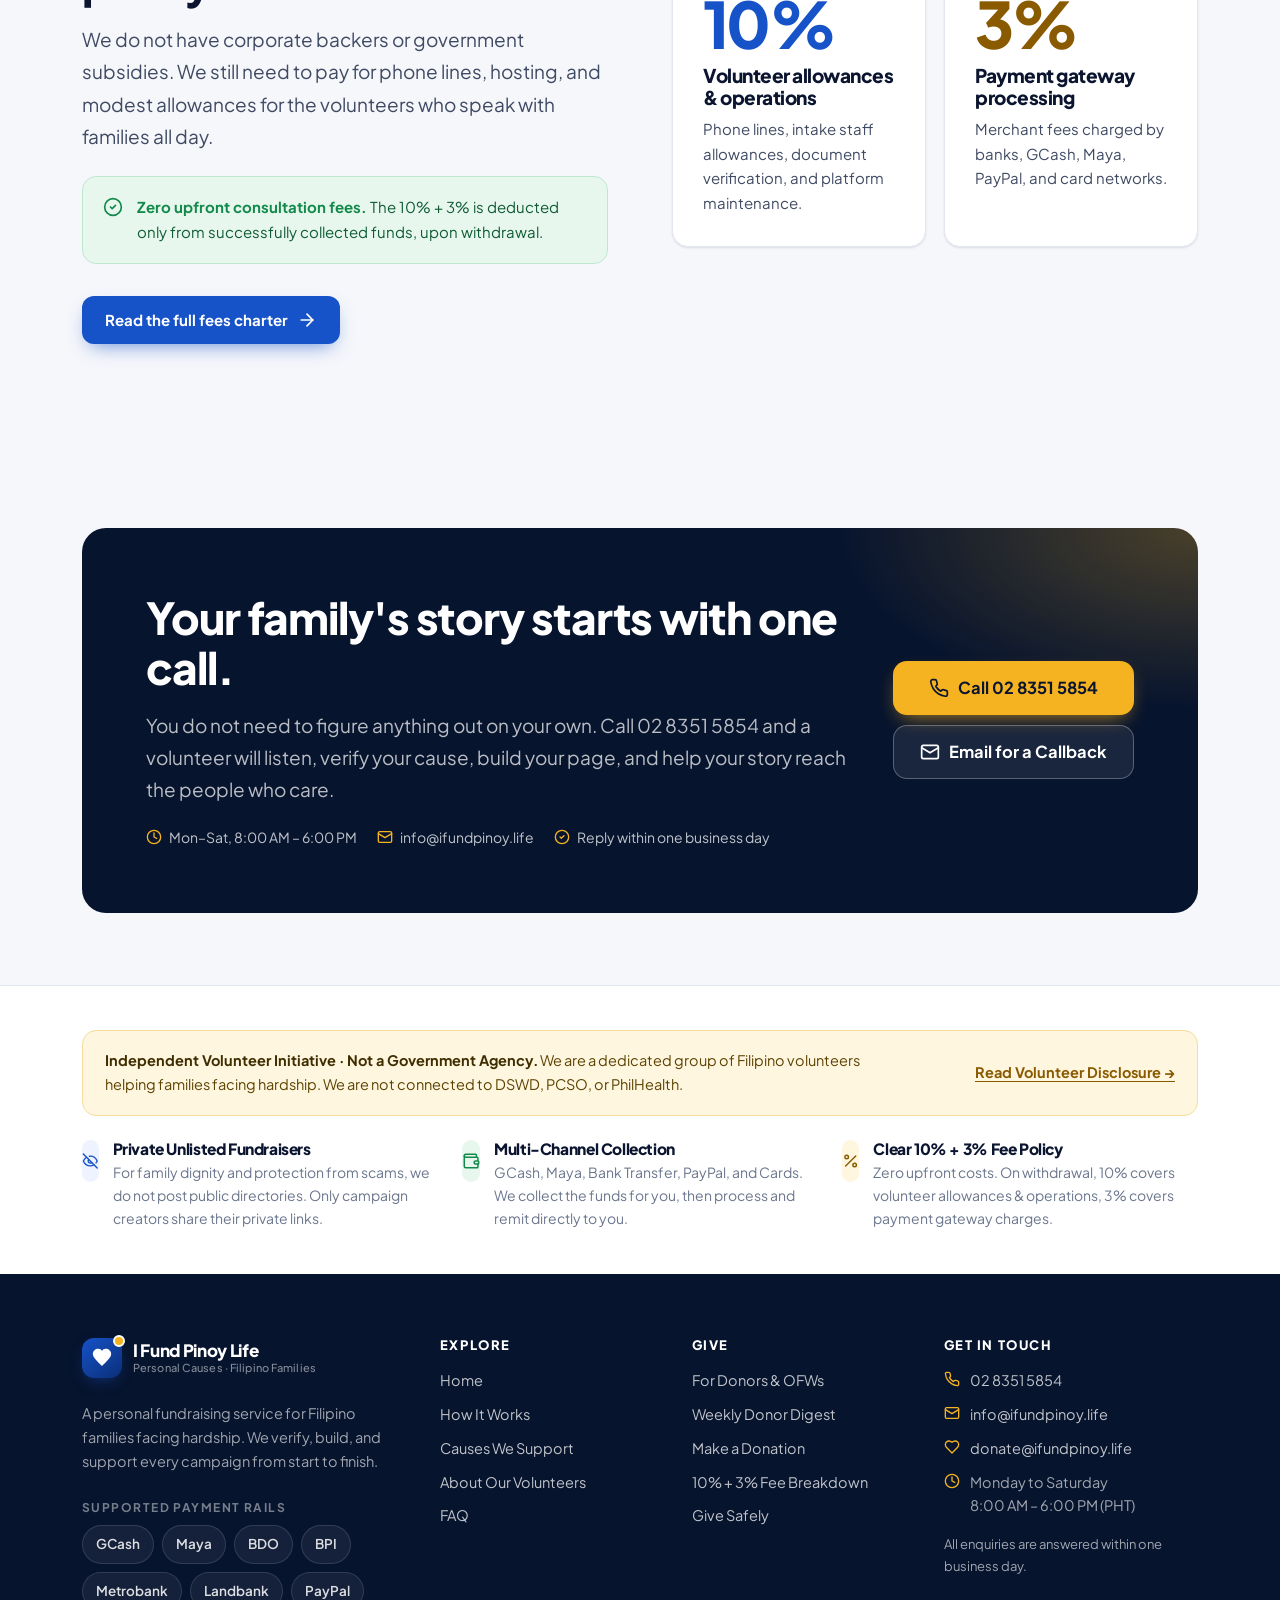
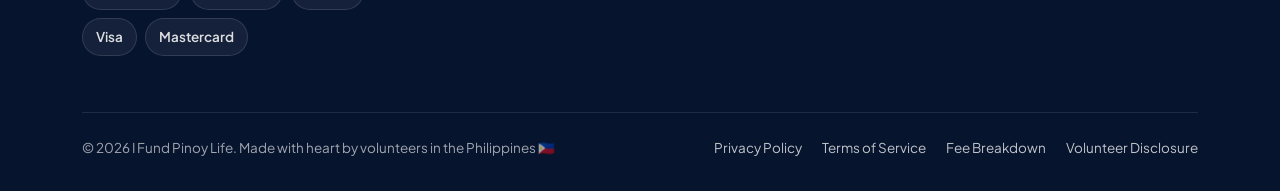
<file: how-it-works.html>
<!DOCTYPE html>
<html lang="en" class="no-js">
<head>
  <meta charset="UTF-8">
  <meta name="viewport" content="width=device-width, initial-scale=1.0">
  <title>How It Works | I Fund Pinoy Life</title>
  <meta name="description" content="From one phone call to receiving funds: how I Fund Pinoy Life volunteers verify your cause, build your private donation page, and remit donations to you.">
  <meta name="theme-color" content="#07142e">
  <meta property="og:type" content="website">
  <meta property="og:site_name" content="I Fund Pinoy Life">
  <meta property="og:title" content="How It Works | I Fund Pinoy Life">
  <meta property="og:description" content="From one phone call to receiving funds: how I Fund Pinoy Life volunteers verify your cause, build your private donation page, and remit donations to you.">
  <link rel="icon" href="data:image/svg+xml,%3Csvg xmlns='http://www.w3.org/2000/svg' viewBox='0 0 24 24'%3E%3Crect width='24' height='24' rx='6' fill='%231652c8'/%3E%3Cpath fill='%23fff' transform='translate(4 4) scale(.66)' d='M12 21.6C6.4 16 1 11.3 1 7.2 1 3.5 4.1 1 7.5 1c2 0 3.8 1 4.5 2.5C12.7 2 14.5 1 16.5 1 19.9 1 23 3.5 23 7.2c0 4.1-5.4 8.8-11 14.4z'/%3E%3C/svg%3E">
  <link rel="preconnect" href="https://fonts.googleapis.com">
  <link rel="preconnect" href="https://fonts.gstatic.com" crossorigin>
  <link href="https://fonts.googleapis.com/css2?family=Plus+Jakarta+Sans:wght@400;500;600;700;800&display=swap" rel="stylesheet">
  <link rel="stylesheet" href="assets/css/styles.css">
</head>
<body>
<a class="skip-link" href="#main">Skip to content</a>
<div class="topbar">
  <div class="container">
    <div class="topbar-left"><span class="dot-live" aria-hidden="true"></span> <span class="tb-long">Independent Volunteer Initiative · Not a Government Agency</span><span class="tb-short">Volunteer-run · Not a Government Agency</span></div>
    <div class="topbar-right">
      <span><svg class="icon icon-sm" viewBox="0 0 24 24" aria-hidden="true"><circle cx="12" cy="12" r="10"/><path d="M12 6v6l4 2"/></svg> Mon–Sat, 8:00 AM – 6:00 PM</span>
      <a href="mailto:info@ifundpinoy.life"><svg class="icon icon-sm" viewBox="0 0 24 24" aria-hidden="true"><rect x="2" y="4" width="20" height="16" rx="2"/><path d="m22 7-10 6L2 7"/></svg> info@ifundpinoy.life</a>
    </div>
  </div>
</div>
<header class="site-header">
  <div class="container">
    <a href="index.html" class="brand" aria-label="I Fund Pinoy Life home">
      <span class="brand-mark" aria-hidden="true"><svg class="icon" viewBox="0 0 24 24" aria-hidden="true" style="fill:currentColor;stroke:none"><path d="M12 21.6C6.4 16 1 11.3 1 7.2 1 3.5 4.1 1 7.5 1c2 0 3.8 1 4.5 2.5C12.7 2 14.5 1 16.5 1 19.9 1 23 3.5 23 7.2c0 4.1-5.4 8.8-11 14.4z"/></svg></span>
      <span class="brand-name">I Fund Pinoy Life<span class="brand-sub">Personal Causes · Filipino Families</span></span>
    </a>
    <nav class="main-nav" aria-label="Main">
      <ul><li><a href="index.html">Home</a></li><li><a href="how-it-works.html" aria-current="page">How It Works</a></li><li><a href="causes.html">Causes</a></li><li><a href="donors.html">For Donors</a></li><li><a href="fees.html">Fees</a></li><li><a href="about.html">About</a></li><li><a href="faq.html">FAQ</a></li><li><a href="contact.html">Contact</a></li></ul>
    </nav>
    <div class="header-actions">
      <a href="donate.html" class="btn btn-outline btn-sm btn-donate"><svg class="icon icon-sm" viewBox="0 0 24 24" aria-hidden="true"><path d="M19 14c1.49-1.46 3-3.21 3-5.5A5.5 5.5 0 0 0 16.5 3c-1.76 0-3 .5-4.5 2-1.5-1.5-2.74-2-4.5-2A5.5 5.5 0 0 0 2 8.5c0 2.3 1.5 4.05 3 5.5l7 7Z"/></svg>Donate</a>
      <a href="tel:0283515854" class="btn btn-primary btn-sm" aria-label="Call 02 8351 5854"><svg class="icon icon-sm" viewBox="0 0 24 24" aria-hidden="true"><path d="M22 16.92v3a2 2 0 0 1-2.18 2 19.79 19.79 0 0 1-8.63-3.07 19.5 19.5 0 0 1-6-6 19.79 19.79 0 0 1-3.07-8.67A2 2 0 0 1 4.11 2h3a2 2 0 0 1 2 1.72c.13.96.36 1.9.7 2.81a2 2 0 0 1-.45 2.11L8.09 9.91a16 16 0 0 0 6 6l1.27-1.27a2 2 0 0 1 2.11-.45c.91.34 1.85.57 2.81.7A2 2 0 0 1 22 16.92z"/></svg><span class="btn-call-label">02 8351 5854</span></a>
      <button class="nav-toggle" type="button" aria-expanded="false" aria-controls="mobile-nav" aria-label="Open menu">
        <span class="icon-open"><svg class="icon" viewBox="0 0 24 24" aria-hidden="true"><path d="M4 6h16"/><path d="M4 12h16"/><path d="M4 18h16"/></svg></span><span class="icon-close"><svg class="icon" viewBox="0 0 24 24" aria-hidden="true"><path d="M18 6 6 18"/><path d="m6 6 12 12"/></svg></span>
      </button>
    </div>
  </div>
</header>
<nav class="mobile-nav" id="mobile-nav" aria-label="Mobile">
  <ul><li><a href="index.html">Home<svg class="icon icon-sm" viewBox="0 0 24 24" aria-hidden="true"><path d="M5 12h14"/><path d="m12 5 7 7-7 7"/></svg></a></li><li><a href="how-it-works.html" aria-current="page">How It Works<svg class="icon icon-sm" viewBox="0 0 24 24" aria-hidden="true"><path d="M5 12h14"/><path d="m12 5 7 7-7 7"/></svg></a></li><li><a href="causes.html">Causes<svg class="icon icon-sm" viewBox="0 0 24 24" aria-hidden="true"><path d="M5 12h14"/><path d="m12 5 7 7-7 7"/></svg></a></li><li><a href="donors.html">For Donors<svg class="icon icon-sm" viewBox="0 0 24 24" aria-hidden="true"><path d="M5 12h14"/><path d="m12 5 7 7-7 7"/></svg></a></li><li><a href="fees.html">Fees<svg class="icon icon-sm" viewBox="0 0 24 24" aria-hidden="true"><path d="M5 12h14"/><path d="m12 5 7 7-7 7"/></svg></a></li><li><a href="about.html">About<svg class="icon icon-sm" viewBox="0 0 24 24" aria-hidden="true"><path d="M5 12h14"/><path d="m12 5 7 7-7 7"/></svg></a></li><li><a href="faq.html">FAQ<svg class="icon icon-sm" viewBox="0 0 24 24" aria-hidden="true"><path d="M5 12h14"/><path d="m12 5 7 7-7 7"/></svg></a></li><li><a href="contact.html">Contact<svg class="icon icon-sm" viewBox="0 0 24 24" aria-hidden="true"><path d="M5 12h14"/><path d="m12 5 7 7-7 7"/></svg></a></li></ul>
  <div class="mobile-nav-actions">
    <a href="tel:0283515854" class="btn btn-primary btn-block btn-lg"><svg class="icon" viewBox="0 0 24 24" aria-hidden="true"><path d="M22 16.92v3a2 2 0 0 1-2.18 2 19.79 19.79 0 0 1-8.63-3.07 19.5 19.5 0 0 1-6-6 19.79 19.79 0 0 1-3.07-8.67A2 2 0 0 1 4.11 2h3a2 2 0 0 1 2 1.72c.13.96.36 1.9.7 2.81a2 2 0 0 1-.45 2.11L8.09 9.91a16 16 0 0 0 6 6l1.27-1.27a2 2 0 0 1 2.11-.45c.91.34 1.85.57 2.81.7A2 2 0 0 1 22 16.92z"/></svg>Call 02 8351 5854</a>
    <a href="donate.html" class="btn btn-sun btn-block btn-lg"><svg class="icon" viewBox="0 0 24 24" aria-hidden="true"><path d="M19 14c1.49-1.46 3-3.21 3-5.5A5.5 5.5 0 0 0 16.5 3c-1.76 0-3 .5-4.5 2-1.5-1.5-2.74-2-4.5-2A5.5 5.5 0 0 0 2 8.5c0 2.3 1.5 4.05 3 5.5l7 7Z"/></svg>Make a Donation</a>
    <a href="mailto:info@ifundpinoy.life" class="btn btn-outline btn-block"><svg class="icon" viewBox="0 0 24 24" aria-hidden="true"><rect x="2" y="4" width="20" height="16" rx="2"/><path d="m22 7-10 6L2 7"/></svg>info@ifundpinoy.life</a>
  </div>
  <p class="mobile-nav-note">Open Monday to Saturday, 8:00 AM to 6:00 PM (PHT). We respond to all emails within one business day.</p>
</nav>
<main id="main">
<section class="page-hero">
  <div class="container">
    <ol class="crumbs" aria-label="Breadcrumb"><li><a href="index.html">Home</a></li><li aria-current="page">How It Works</li></ol>
    <p class="eyebrow">Volunteer platform · Not government</p>
    <h1>How I Fund Pinoy Life works</h1>
    <p class="lead">You do not need to know tech. You just need to call us. We take care of everything from your story to your donation page — and we stay with you until you reach your goal.</p>
    <div class="btn-row"><a href="tel:0283515854" class="btn btn-sun"><svg class="icon" viewBox="0 0 24 24" aria-hidden="true"><path d="M22 16.92v3a2 2 0 0 1-2.18 2 19.79 19.79 0 0 1-8.63-3.07 19.5 19.5 0 0 1-6-6 19.79 19.79 0 0 1-3.07-8.67A2 2 0 0 1 4.11 2h3a2 2 0 0 1 2 1.72c.13.96.36 1.9.7 2.81a2 2 0 0 1-.45 2.11L8.09 9.91a16 16 0 0 0 6 6l1.27-1.27a2 2 0 0 1 2.11-.45c.91.34 1.85.57 2.81.7A2 2 0 0 1 22 16.92z"/></svg>Call Us: 02 8351 5854</a><a href="mailto:info@ifundpinoy.life?subject=Callback%20request&body=Hello%20I%20Fund%20Pinoy%20Life%20team%2C%0A%0APlease%20call%20me%20back%20about%20starting%20a%20fundraiser.%0A%0AMy%20name%3A%0AMy%20mobile%20/%20landline%20number%3A%0ABest%20time%20to%20call%20%28Mon-Sat%2C%208AM-6PM%29%3A%0AWho%20needs%20help%20and%20why%20%28short%29%3A%0A%0AThank%20you." class="btn btn-ghost-light"><svg class="icon" viewBox="0 0 24 24" aria-hidden="true"><rect x="2" y="4" width="20" height="16" rx="2"/><path d="m22 7-10 6L2 7"/></svg>Email for a Callback</a></div>
  </div>
</section>

<section class="section">
  <div class="container container-narrow">
    <div class="section-head">
      <p class="eyebrow">Step-by-step</p>
      <h2 class="h2">From your phone call to receiving funds</h2>
      <p class="lead">We removed every technical obstacle so you can focus entirely on your family.</p>
    </div>
    <div class="timeline"><div class="tl-item reveal">
        <div class="tl-num">1</div>
        <div class="card tl-card">
          <span class="badge">About 10 minutes on the phone</span>
          <h3>Call Us</h3>
          <p>Ring 02 8351 5854. Tell us about your situation — who needs help, why, and how much you need to raise. No forms, apps, or tech skills required.</p>
          <ul class="check-list"><li><svg class="icon" viewBox="0 0 24 24" aria-hidden="true"><circle cx="12" cy="12" r="10"/><path d="m9 12 2 2 4-4"/></svg><span>Talk to a compassionate, friendly volunteer intake coordinator.</span></li><li><svg class="icon" viewBox="0 0 24 24" aria-hidden="true"><circle cx="12" cy="12" r="10"/><path d="m9 12 2 2 4-4"/></svg><span>We help you estimate hospital or emergency needs with dignity.</span></li><li><svg class="icon" viewBox="0 0 24 24" aria-hidden="true"><circle cx="12" cy="12" r="10"/><path d="m9 12 2 2 4-4"/></svg><span>Can't call right now? Email us your number and we will call you back.</span></li></ul>
        </div>
      </div><div class="tl-item reveal">
        <div class="tl-num">2</div>
        <div class="card tl-card">
          <span class="badge">100% trust checked</span>
          <h3>We Verify</h3>
          <p>Our team reviews your cause and confirms your identity. We may ask for documents like hospital bills or barangay certificates to protect donors and build trust.</p>
          <ul class="check-list"><li><svg class="icon" viewBox="0 0 24 24" aria-hidden="true"><circle cx="12" cy="12" r="10"/><path d="m9 12 2 2 4-4"/></svg><span>Snap photos of your documents and send them via Messenger or email.</span></li><li><svg class="icon" viewBox="0 0 24 24" aria-hidden="true"><circle cx="12" cy="12" r="10"/><path d="m9 12 2 2 4-4"/></svg><span>We review hospital records so donors can give with total confidence.</span></li><li><svg class="icon" viewBox="0 0 24 24" aria-hidden="true"><circle cx="12" cy="12" r="10"/><path d="m9 12 2 2 4-4"/></svg><span>Missing a paper? We will guide you on what to request and from where.</span></li></ul>
        </div>
      </div><div class="tl-item reveal">
        <div class="tl-num">3</div>
        <div class="card tl-card">
          <span class="badge">Private unlisted page</span>
          <h3>We Build Your Page</h3>
          <p>We write your fundraiser story with you, set up your private donation page, and connect multi-channel payments. Your page is usually ready within 24 hours of verification.</p>
          <ul class="check-list"><li><svg class="icon" viewBox="0 0 24 24" aria-hidden="true"><circle cx="12" cy="12" r="10"/><path d="m9 12 2 2 4-4"/></svg><span>Privacy first: only you receive the link. You control who sees it.</span></li><li><svg class="icon" viewBox="0 0 24 24" aria-hidden="true"><circle cx="12" cy="12" r="10"/><path d="m9 12 2 2 4-4"/></svg><span>We connect PayPal, GCash, Maya, direct bank transfer, and cards.</span></li><li><svg class="icon" viewBox="0 0 24 24" aria-hidden="true"><circle cx="12" cy="12" r="10"/><path d="m9 12 2 2 4-4"/></svg><span>You review and approve your story before anything goes live.</span></li></ul>
        </div>
      </div><div class="tl-item reveal">
        <div class="tl-num">4</div>
        <div class="card tl-card">
          <span class="badge">We collect & give to you</span>
          <h3>You Collect</h3>
          <p>We collect donations through PayPal, bank transfer, GCash, and Maya. We reconcile the funds, then remit them directly to your bank account or e-wallet.</p>
          <ul class="check-list"><li><svg class="icon" viewBox="0 0 24 24" aria-hidden="true"><circle cx="12" cy="12" r="10"/><path d="m9 12 2 2 4-4"/></svg><span>Direct payout to your BDO, BPI, Landbank, GCash, or Maya account.</span></li><li><svg class="icon" viewBox="0 0 24 24" aria-hidden="true"><circle cx="12" cy="12" r="10"/><path d="m9 12 2 2 4-4"/></svg><span>Clear, transparent deduction: 10% volunteer operations + 3% gateway.</span></li><li><svg class="icon" viewBox="0 0 24 24" aria-hidden="true"><circle cx="12" cy="12" r="10"/><path d="m9 12 2 2 4-4"/></svg><span>We post updates and answer donor questions until you reach your goal.</span></li></ul>
        </div>
      </div></div>
  </div>
</section>

<section class="section section-white">
  <div class="container">
    <div class="split split-top">
      <div>
        <p class="eyebrow">Your first call</p>
        <h2 class="h2">What we will ask you on the phone</h2>
        <p class="lead">There are no wrong answers. If you do not know something yet, that is okay — we will figure it out together.</p>
        <div class="callout blue mt-4"><svg class="icon" viewBox="0 0 24 24" aria-hidden="true"><circle cx="12" cy="12" r="10"/><path d="M12 16v-4"/><path d="M12 8h.01"/></svg><div><strong>Calling for someone else?</strong> That is fine. A relative, friend, or church member can start the call. We will just need the beneficiary's consent before the page goes live.</div></div>
      </div>
      <div class="grid grid-2"><div class="feature"><div class="icon-tile"><svg class="icon" viewBox="0 0 24 24" aria-hidden="true"><path d="M16 21v-2a4 4 0 0 0-4-4H6a4 4 0 0 0-4 4v2"/><circle cx="9" cy="7" r="4"/><path d="M22 21v-2a4 4 0 0 0-3-3.87"/><path d="M16 3.13a4 4 0 0 1 0 7.75"/></svg></div><div><h3>Who needs help</h3><p>The patient or beneficiary, and your relationship to them.</p></div></div><div class="feature"><div class="icon-tile"><svg class="icon" viewBox="0 0 24 24" aria-hidden="true"><circle cx="12" cy="12" r="10"/><path d="M12 16v-4"/><path d="M12 8h.01"/></svg></div><div><h3>What happened</h3><p>A short account in your own words — Tagalog, Bisaya, English, or Taglish is fine.</p></div></div><div class="feature"><div class="icon-tile"><svg class="icon" viewBox="0 0 24 24" aria-hidden="true"><path d="M4 2v20l2-1 2 1 2-1 2 1 2-1 2 1 2-1 2 1V2l-2 1-2-1-2 1-2-1-2 1-2-1-2 1Z"/><path d="M16 8h-6a2 2 0 1 0 0 4h4a2 2 0 1 1 0 4H8"/><path d="M12 17.5v-11"/></svg></div><div><h3>How much is needed</h3><p>Your best estimate. We will help you work it out from bills or quotations.</p></div></div><div class="feature"><div class="icon-tile"><svg class="icon" viewBox="0 0 24 24" aria-hidden="true"><rect x="3" y="4" width="18" height="18" rx="2"/><path d="M16 2v4"/><path d="M8 2v4"/><path d="M3 10h18"/></svg></div><div><h3>How urgent it is</h3><p>Hospital deadlines, discharge dates, or school enrolment cut-offs.</p></div></div><div class="feature"><div class="icon-tile"><svg class="icon" viewBox="0 0 24 24" aria-hidden="true"><path d="M19 7V4a1 1 0 0 0-1-1H5a2 2 0 0 0 0 4h15a1 1 0 0 1 1 1v4h-3a2 2 0 0 0 0 4h3a1 1 0 0 0 1-1v-2a1 1 0 0 0-1-1"/><path d="M3 5v14a2 2 0 0 0 2 2h15a1 1 0 0 0 1-1v-4"/></svg></div><div><h3>Where to send funds</h3><p>The bank account or e-wallet in your name where we will remit.</p></div></div><div class="feature"><div class="icon-tile"><svg class="icon" viewBox="0 0 24 24" aria-hidden="true"><path d="M10 13a5 5 0 0 0 7.54.54l3-3a5 5 0 0 0-7.07-7.07l-1.72 1.71"/><path d="M14 11a5 5 0 0 0-7.54-.54l-3 3a5 5 0 0 0 7.07 7.07l1.71-1.71"/></svg></div><div><h3>Who you will share with</h3><p>Family, friends, church, or co-workers — so we can tailor your story.</p></div></div></div>
    </div>
  </div>
</section>

<section class="section" id="documents">
  <div class="container">
    <div class="section-head">
      <p class="eyebrow">Verification guide</p>
      <h2 class="h2">Simple documents to prepare</h2>
      <p class="lead">Don't worry if you don't have all of these right now. Call us first, and our team will guide you on what to request from your hospital, school, or barangay.</p>
    </div>
    <div class="tabs" role="tablist" aria-label="Document checklist by cause"><button class="tab" role="tab" id="tab-medical" aria-controls="panel-medical" aria-selected="true" tabindex="0"><svg class="icon icon-sm" viewBox="0 0 24 24" aria-hidden="true"><path d="M11 2a2 2 0 0 0-2 2v5H4a2 2 0 0 0-2 2v2c0 1.1.9 2 2 2h5v5c0 1.1.9 2 2 2h2a2 2 0 0 0 2-2v-5h5a2 2 0 0 0 2-2v-2a2 2 0 0 0-2-2h-5V4a2 2 0 0 0-2-2z"/></svg>Medical / Hospital</button><button class="tab" role="tab" id="tab-calamity" aria-controls="panel-calamity" aria-selected="false" tabindex="-1"><svg class="icon icon-sm" viewBox="0 0 24 24" aria-hidden="true"><path d="M4 14.9A7 7 0 1 1 15.7 8h1.8a4.5 4.5 0 0 1 2.5 8.2"/><path d="M16 14v6"/><path d="M8 14v6"/><path d="M12 16v6"/></svg>Calamity / Typhoon</button><button class="tab" role="tab" id="tab-education" aria-controls="panel-education" aria-selected="false" tabindex="-1"><svg class="icon icon-sm" viewBox="0 0 24 24" aria-hidden="true"><path d="M21.42 10.92a1 1 0 0 0-.02-1.84l-8.57-3.9a2 2 0 0 0-1.66 0l-8.57 3.9a1 1 0 0 0 0 1.83l8.57 3.91a2 2 0 0 0 1.66 0z"/><path d="M22 10v6"/><path d="M6 12.5V16a6 3 0 0 0 12 0v-3.5"/></svg>Education & Tuition</button><button class="tab" role="tab" id="tab-hardship" aria-controls="panel-hardship" aria-selected="false" tabindex="-1"><svg class="icon icon-sm" viewBox="0 0 24 24" aria-hidden="true"><path d="M11 14h2a2 2 0 1 0 0-4h-3c-.6 0-1.1.2-1.4.6L3 16"/><path d="m7 20 1.6-1.4c.3-.4.8-.6 1.4-.6h4c1.1 0 2.1-.4 2.8-1.2l4.6-4.4a2 2 0 0 0-2.75-2.91l-4.2 3.9"/><path d="m2 15 6 6"/><path d="M19.5 8.5c.7-.7 1.5-1.6 1.5-2.7A2.73 2.73 0 0 0 16 4a2.78 2.78 0 0 0-5 1.8c0 1.2.8 2 1.5 2.8L16 12Z"/></svg>Personal Emergency</button></div>
    <div class="tab-panel" role="tabpanel" id="panel-medical" aria-labelledby="tab-medical">
        <div class="doc-list"><div class="card doc"><div class="icon-tile"><svg class="icon" viewBox="0 0 24 24" aria-hidden="true"><path d="M15 2H6a2 2 0 0 0-2 2v16a2 2 0 0 0 2 2h12a2 2 0 0 0 2-2V7Z"/><path d="M14 2v4a2 2 0 0 0 2 2h4"/><path d="M10 9H8"/><path d="M16 13H8"/><path d="M16 17H8"/></svg></div><div><h4>Hospital Statement of Account (SOA)</h4><p>Recent running hospital bill or pharmacy quotation.</p></div></div><div class="card doc"><div class="icon-tile"><svg class="icon" viewBox="0 0 24 24" aria-hidden="true"><path d="M15 2H6a2 2 0 0 0-2 2v16a2 2 0 0 0 2 2h12a2 2 0 0 0 2-2V7Z"/><path d="M14 2v4a2 2 0 0 0 2 2h4"/><path d="M10 9H8"/><path d="M16 13H8"/><path d="M16 17H8"/></svg></div><div><h4>Medical Abstract / Doctor's Prescription</h4><p>Signed by the attending physician or surgeon.</p></div></div><div class="card doc"><div class="icon-tile"><svg class="icon" viewBox="0 0 24 24" aria-hidden="true"><path d="M15 2H6a2 2 0 0 0-2 2v16a2 2 0 0 0 2 2h12a2 2 0 0 0 2-2V7Z"/><path d="M14 2v4a2 2 0 0 0 2 2h4"/><path d="M10 9H8"/><path d="M16 13H8"/><path d="M16 17H8"/></svg></div><div><h4>Barangay Certificate of Indigency</h4><p>Validates local residency and hardship.</p></div></div><div class="card doc"><div class="icon-tile"><svg class="icon" viewBox="0 0 24 24" aria-hidden="true"><path d="M15 2H6a2 2 0 0 0-2 2v16a2 2 0 0 0 2 2h12a2 2 0 0 0 2-2V7Z"/><path d="M14 2v4a2 2 0 0 0 2 2h4"/><path d="M10 9H8"/><path d="M16 13H8"/><path d="M16 17H8"/></svg></div><div><h4>Valid Government ID</h4><p>Of the patient, parent, or primary caregiver.</p></div></div></div>
      </div><div class="tab-panel" role="tabpanel" id="panel-calamity" aria-labelledby="tab-calamity" hidden>
        <div class="doc-list"><div class="card doc"><div class="icon-tile"><svg class="icon" viewBox="0 0 24 24" aria-hidden="true"><path d="M15 2H6a2 2 0 0 0-2 2v16a2 2 0 0 0 2 2h12a2 2 0 0 0 2-2V7Z"/><path d="M14 2v4a2 2 0 0 0 2 2h4"/><path d="M10 9H8"/><path d="M16 13H8"/><path d="M16 17H8"/></svg></div><div><h4>Photos of the Damage</h4><p>Clear pictures of your home or property after the event.</p></div></div><div class="card doc"><div class="icon-tile"><svg class="icon" viewBox="0 0 24 24" aria-hidden="true"><path d="M15 2H6a2 2 0 0 0-2 2v16a2 2 0 0 0 2 2h12a2 2 0 0 0 2-2V7Z"/><path d="M14 2v4a2 2 0 0 0 2 2h4"/><path d="M10 9H8"/><path d="M16 13H8"/><path d="M16 17H8"/></svg></div><div><h4>Barangay Certification</h4><p>Confirming you are an affected resident of the area.</p></div></div><div class="card doc"><div class="icon-tile"><svg class="icon" viewBox="0 0 24 24" aria-hidden="true"><path d="M15 2H6a2 2 0 0 0-2 2v16a2 2 0 0 0 2 2h12a2 2 0 0 0 2-2V7Z"/><path d="M14 2v4a2 2 0 0 0 2 2h4"/><path d="M10 9H8"/><path d="M16 13H8"/><path d="M16 17H8"/></svg></div><div><h4>Fire or Incident Report</h4><p>From the BFP or local authority, if available.</p></div></div><div class="card doc"><div class="icon-tile"><svg class="icon" viewBox="0 0 24 24" aria-hidden="true"><path d="M15 2H6a2 2 0 0 0-2 2v16a2 2 0 0 0 2 2h12a2 2 0 0 0 2-2V7Z"/><path d="M14 2v4a2 2 0 0 0 2 2h4"/><path d="M10 9H8"/><path d="M16 13H8"/><path d="M16 17H8"/></svg></div><div><h4>Valid Government ID</h4><p>Of the head of household or primary contact.</p></div></div></div>
      </div><div class="tab-panel" role="tabpanel" id="panel-education" aria-labelledby="tab-education" hidden>
        <div class="doc-list"><div class="card doc"><div class="icon-tile"><svg class="icon" viewBox="0 0 24 24" aria-hidden="true"><path d="M15 2H6a2 2 0 0 0-2 2v16a2 2 0 0 0 2 2h12a2 2 0 0 0 2-2V7Z"/><path d="M14 2v4a2 2 0 0 0 2 2h4"/><path d="M10 9H8"/><path d="M16 13H8"/><path d="M16 17H8"/></svg></div><div><h4>Assessment / Statement of Fees</h4><p>From the school registrar or accounting office.</p></div></div><div class="card doc"><div class="icon-tile"><svg class="icon" viewBox="0 0 24 24" aria-hidden="true"><path d="M15 2H6a2 2 0 0 0-2 2v16a2 2 0 0 0 2 2h12a2 2 0 0 0 2-2V7Z"/><path d="M14 2v4a2 2 0 0 0 2 2h4"/><path d="M10 9H8"/><path d="M16 13H8"/><path d="M16 17H8"/></svg></div><div><h4>Certificate of Enrolment or Admission</h4><p>Or a letter of acceptance for incoming students.</p></div></div><div class="card doc"><div class="icon-tile"><svg class="icon" viewBox="0 0 24 24" aria-hidden="true"><path d="M15 2H6a2 2 0 0 0-2 2v16a2 2 0 0 0 2 2h12a2 2 0 0 0 2-2V7Z"/><path d="M14 2v4a2 2 0 0 0 2 2h4"/><path d="M10 9H8"/><path d="M16 13H8"/><path d="M16 17H8"/></svg></div><div><h4>Latest Report Card / Transcript</h4><p>Helps donors see the student's commitment.</p></div></div><div class="card doc"><div class="icon-tile"><svg class="icon" viewBox="0 0 24 24" aria-hidden="true"><path d="M15 2H6a2 2 0 0 0-2 2v16a2 2 0 0 0 2 2h12a2 2 0 0 0 2-2V7Z"/><path d="M14 2v4a2 2 0 0 0 2 2h4"/><path d="M10 9H8"/><path d="M16 13H8"/><path d="M16 17H8"/></svg></div><div><h4>Valid ID of Student and Parent</h4><p>School ID plus a government ID of the guardian.</p></div></div></div>
      </div><div class="tab-panel" role="tabpanel" id="panel-hardship" aria-labelledby="tab-hardship" hidden>
        <div class="doc-list"><div class="card doc"><div class="icon-tile"><svg class="icon" viewBox="0 0 24 24" aria-hidden="true"><path d="M15 2H6a2 2 0 0 0-2 2v16a2 2 0 0 0 2 2h12a2 2 0 0 0 2-2V7Z"/><path d="M14 2v4a2 2 0 0 0 2 2h4"/><path d="M10 9H8"/><path d="M16 13H8"/><path d="M16 17H8"/></svg></div><div><h4>Proof of the Emergency</h4><p>Death certificate, funeral quotation, termination notice, or similar.</p></div></div><div class="card doc"><div class="icon-tile"><svg class="icon" viewBox="0 0 24 24" aria-hidden="true"><path d="M15 2H6a2 2 0 0 0-2 2v16a2 2 0 0 0 2 2h12a2 2 0 0 0 2-2V7Z"/><path d="M14 2v4a2 2 0 0 0 2 2h4"/><path d="M10 9H8"/><path d="M16 13H8"/><path d="M16 17H8"/></svg></div><div><h4>Barangay Certificate of Indigency</h4><p>Validates local residency and hardship.</p></div></div><div class="card doc"><div class="icon-tile"><svg class="icon" viewBox="0 0 24 24" aria-hidden="true"><path d="M15 2H6a2 2 0 0 0-2 2v16a2 2 0 0 0 2 2h12a2 2 0 0 0 2-2V7Z"/><path d="M14 2v4a2 2 0 0 0 2 2h4"/><path d="M10 9H8"/><path d="M16 13H8"/><path d="M16 17H8"/></svg></div><div><h4>Quotation or Billing</h4><p>What the funds will pay for, from the provider.</p></div></div><div class="card doc"><div class="icon-tile"><svg class="icon" viewBox="0 0 24 24" aria-hidden="true"><path d="M15 2H6a2 2 0 0 0-2 2v16a2 2 0 0 0 2 2h12a2 2 0 0 0 2-2V7Z"/><path d="M14 2v4a2 2 0 0 0 2 2h4"/><path d="M10 9H8"/><path d="M16 13H8"/><path d="M16 17H8"/></svg></div><div><h4>Valid Government ID</h4><p>Of the beneficiary or primary caregiver.</p></div></div></div>
      </div>
    <p class="mt-3"><a href="tel:0283515854"><strong>Have questions about your papers? Call 02 8351 5854 and we will advise you →</strong></a></p>
  </div>
</section>

<section class="section section-white">
  <div class="container">
    <div class="section-head">
      <p class="eyebrow">What to expect</p>
      <h2 class="h2">Your campaign timeline</h2>
    </div>
    <div class="table-wrap reveal">
      <table>
        <thead><tr><th>When</th><th>What happens</th><th>Details</th></tr></thead>
        <tbody><tr><td class="num">Day 0</td><td><strong>Your phone call</strong></td><td>Free consultation, no commitment. We explain everything in plain language.</td></tr><tr><td class="num">Day 0–1</td><td><strong>Verification</strong></td><td>Send document photos. We confirm details with the hospital, school, or barangay when needed.</td></tr><tr><td class="num">Within 24 hrs</td><td><strong>Private link ready</strong></td><td>You approve your story and receive your private donation link to share.</td></tr><tr><td class="num">Ongoing</td><td><strong>Updates & support</strong></td><td>We post updates, thank donors, and answer their questions on your behalf.</td></tr><tr><td class="num">On request</td><td><strong>Withdrawal</strong></td><td>We remit collected funds to your verified account, minus the 10% + 3% fee.</td></tr></tbody>
      </table>
    </div>
  </div>
</section>

<section class="section">
  <div class="container">
    <div class="split">
      <div>
        <p class="eyebrow">Honest &amp; open</p>
        <h2 class="h2">Our transparent fee policy: 10% + 3%</h2>
        <p class="lead">We do not have corporate backers or government subsidies. We still need to pay for phone lines, hosting, and modest allowances for the volunteers who speak with families all day.</p>
        <div class="callout green mt-3"><svg class="icon" viewBox="0 0 24 24" aria-hidden="true"><circle cx="12" cy="12" r="10"/><path d="m9 12 2 2 4-4"/></svg><div><strong>Zero upfront consultation fees.</strong> The 10% + 3% is deducted only from successfully collected funds, upon withdrawal.</div></div>
        <div class="btn-row mt-4"><a href="fees.html" class="btn btn-primary">Read the full fees charter <svg class="icon" viewBox="0 0 24 24" aria-hidden="true"><path d="M5 12h14"/><path d="m12 5 7 7-7 7"/></svg></a></div>
      </div>
      <div class="fee-cards">
        <div class="card fee-card reveal"><div class="fee-big">10%</div><h3>Volunteer allowances &amp; operations</h3><p>Phone lines, intake staff allowances, document verification, and platform maintenance.</p></div>
        <div class="card fee-card sun reveal"><div class="fee-big">3%</div><h3>Payment gateway processing</h3><p>Merchant fees charged by banks, GCash, Maya, PayPal, and card networks.</p></div>
      </div>
    </div>
  </div>
</section>

<section class="section-sm">
  <div class="container">
    <div class="cta-band reveal">
      <div>
        <h2 class="h2">Your family's story starts with one call.</h2>
        <p class="lead">You do not need to figure anything out on your own. Call 02 8351 5854 and a volunteer will listen, verify your cause, build your page, and help your story reach the people who care.</p>
        <div class="cta-meta">
          <span><svg class="icon icon-sm" viewBox="0 0 24 24" aria-hidden="true"><circle cx="12" cy="12" r="10"/><path d="M12 6v6l4 2"/></svg> Mon–Sat, 8:00 AM – 6:00 PM</span>
          <span><svg class="icon icon-sm" viewBox="0 0 24 24" aria-hidden="true"><rect x="2" y="4" width="20" height="16" rx="2"/><path d="m22 7-10 6L2 7"/></svg> info@ifundpinoy.life</span>
          <span><svg class="icon icon-sm" viewBox="0 0 24 24" aria-hidden="true"><circle cx="12" cy="12" r="10"/><path d="m9 12 2 2 4-4"/></svg> Reply within one business day</span>
        </div>
      </div>
      <div class="cta-actions">
        <a href="tel:0283515854" class="btn btn-sun btn-lg"><svg class="icon" viewBox="0 0 24 24" aria-hidden="true"><path d="M22 16.92v3a2 2 0 0 1-2.18 2 19.79 19.79 0 0 1-8.63-3.07 19.5 19.5 0 0 1-6-6 19.79 19.79 0 0 1-3.07-8.67A2 2 0 0 1 4.11 2h3a2 2 0 0 1 2 1.72c.13.96.36 1.9.7 2.81a2 2 0 0 1-.45 2.11L8.09 9.91a16 16 0 0 0 6 6l1.27-1.27a2 2 0 0 1 2.11-.45c.91.34 1.85.57 2.81.7A2 2 0 0 1 22 16.92z"/></svg>Call 02 8351 5854</a>
        <a href="mailto:info@ifundpinoy.life?subject=Callback%20request&body=Hello%20I%20Fund%20Pinoy%20Life%20team%2C%0A%0APlease%20call%20me%20back%20about%20starting%20a%20fundraiser.%0A%0AMy%20name%3A%0AMy%20mobile%20/%20landline%20number%3A%0ABest%20time%20to%20call%20%28Mon-Sat%2C%208AM-6PM%29%3A%0AWho%20needs%20help%20and%20why%20%28short%29%3A%0A%0AThank%20you." class="btn btn-ghost-light btn-lg"><svg class="icon" viewBox="0 0 24 24" aria-hidden="true"><rect x="2" y="4" width="20" height="16" rx="2"/><path d="m22 7-10 6L2 7"/></svg>Email for a Callback</a>
      </div>
    </div>
  </div>
</section>
</main>
<section class="disclosure-band" aria-label="Disclosures">
  <div class="container">
    <div class="disclosure-top">
      <p><strong>Independent Volunteer Initiative · Not a Government Agency.</strong> We are a dedicated group of Filipino volunteers helping families facing hardship. We are not connected to DSWD, PCSO, or PhilHealth.</p>
      <a href="disclosure.html">Read Volunteer Disclosure →</a>
    </div>
    <div class="grid grid-3">
      <div class="mini-feature"><div class="icon-tile"><svg class="icon" viewBox="0 0 24 24" aria-hidden="true"><path d="M10.73 5.08A10.43 10.43 0 0 1 12 5c7 0 10 7 10 7a13.16 13.16 0 0 1-1.67 2.68"/><path d="M6.61 6.61A13.53 13.53 0 0 0 2 12s3 7 10 7a9.74 9.74 0 0 0 5.39-1.61"/><path d="M14.12 14.12a3 3 0 1 1-4.24-4.24"/><path d="m2 2 20 20"/></svg></div><div><h3>Private Unlisted Fundraisers</h3><p>For family dignity and protection from scams, we do not post public directories. Only campaign creators share their private links.</p></div></div>
      <div class="mini-feature"><div class="icon-tile green"><svg class="icon" viewBox="0 0 24 24" aria-hidden="true"><path d="M19 7V4a1 1 0 0 0-1-1H5a2 2 0 0 0 0 4h15a1 1 0 0 1 1 1v4h-3a2 2 0 0 0 0 4h3a1 1 0 0 0 1-1v-2a1 1 0 0 0-1-1"/><path d="M3 5v14a2 2 0 0 0 2 2h15a1 1 0 0 0 1-1v-4"/></svg></div><div><h3>Multi-Channel Collection</h3><p>GCash, Maya, Bank Transfer, PayPal, and Cards. We collect the funds for you, then process and remit directly to you.</p></div></div>
      <div class="mini-feature"><div class="icon-tile sun"><svg class="icon" viewBox="0 0 24 24" aria-hidden="true"><path d="M19 5 5 19"/><circle cx="6.5" cy="6.5" r="2.5"/><circle cx="17.5" cy="17.5" r="2.5"/></svg></div><div><h3>Clear 10% + 3% Fee Policy</h3><p>Zero upfront costs. On withdrawal, 10% covers volunteer allowances &amp; operations, 3% covers payment gateway charges.</p></div></div>
    </div>
  </div>
</section>
<footer class="site-footer">
  <div class="container">
    <div class="footer-grid">
      <div>
        <a href="index.html" class="brand" aria-label="I Fund Pinoy Life home">
          <span class="brand-mark" aria-hidden="true"><svg class="icon" viewBox="0 0 24 24" aria-hidden="true" style="fill:currentColor;stroke:none"><path d="M12 21.6C6.4 16 1 11.3 1 7.2 1 3.5 4.1 1 7.5 1c2 0 3.8 1 4.5 2.5C12.7 2 14.5 1 16.5 1 19.9 1 23 3.5 23 7.2c0 4.1-5.4 8.8-11 14.4z"/></svg></span>
          <span class="brand-name">I Fund Pinoy Life<span class="brand-sub">Personal Causes · Filipino Families</span></span>
        </a>
        <p class="mt-3">A personal fundraising service for Filipino families facing hardship. We verify, build, and support every campaign from start to finish.</p>
        <p class="mt-3" style="font-size:12px;text-transform:uppercase;letter-spacing:.12em;color:rgba(255,255,255,.45);font-weight:700">Supported payment rails</p>
        <div class="chips mt-1"><span class="chip">GCash</span><span class="chip">Maya</span><span class="chip">BDO</span><span class="chip">BPI</span><span class="chip">Metrobank</span><span class="chip">Landbank</span><span class="chip">PayPal</span><span class="chip">Visa</span><span class="chip">Mastercard</span></div>
      </div>
      <div>
        <h4>Explore</h4>
        <ul>
          <li><a href="index.html">Home</a></li>
          <li><a href="how-it-works.html">How It Works</a></li>
          <li><a href="causes.html">Causes We Support</a></li>
          <li><a href="about.html">About Our Volunteers</a></li>
          <li><a href="faq.html">FAQ</a></li>
        </ul>
      </div>
      <div>
        <h4>Give</h4>
        <ul>
          <li><a href="donors.html">For Donors &amp; OFWs</a></li>
          <li><a href="donors.html#digest">Weekly Donor Digest</a></li>
          <li><a href="donate.html">Make a Donation</a></li>
          <li><a href="fees.html">10% + 3% Fee Breakdown</a></li>
          <li><a href="donors.html#safety">Give Safely</a></li>
        </ul>
      </div>
      <div>
        <h4>Get in Touch</h4>
        <ul class="footer-contact">
          <li><svg class="icon icon-sm" viewBox="0 0 24 24" aria-hidden="true"><path d="M22 16.92v3a2 2 0 0 1-2.18 2 19.79 19.79 0 0 1-8.63-3.07 19.5 19.5 0 0 1-6-6 19.79 19.79 0 0 1-3.07-8.67A2 2 0 0 1 4.11 2h3a2 2 0 0 1 2 1.72c.13.96.36 1.9.7 2.81a2 2 0 0 1-.45 2.11L8.09 9.91a16 16 0 0 0 6 6l1.27-1.27a2 2 0 0 1 2.11-.45c.91.34 1.85.57 2.81.7A2 2 0 0 1 22 16.92z"/></svg><a href="tel:0283515854">02 8351 5854</a></li>
          <li><svg class="icon icon-sm" viewBox="0 0 24 24" aria-hidden="true"><rect x="2" y="4" width="20" height="16" rx="2"/><path d="m22 7-10 6L2 7"/></svg><a href="mailto:info@ifundpinoy.life">info@ifundpinoy.life</a></li>
          <li><svg class="icon icon-sm" viewBox="0 0 24 24" aria-hidden="true"><path d="M19 14c1.49-1.46 3-3.21 3-5.5A5.5 5.5 0 0 0 16.5 3c-1.76 0-3 .5-4.5 2-1.5-1.5-2.74-2-4.5-2A5.5 5.5 0 0 0 2 8.5c0 2.3 1.5 4.05 3 5.5l7 7Z"/></svg><a href="mailto:donate@ifundpinoy.life">donate@ifundpinoy.life</a></li>
          <li><svg class="icon icon-sm" viewBox="0 0 24 24" aria-hidden="true"><circle cx="12" cy="12" r="10"/><path d="M12 6v6l4 2"/></svg><span>Monday to Saturday<br>8:00 AM – 6:00 PM (PHT)</span></li>
        </ul>
        <p class="mt-2" style="font-size:13px">All enquiries are answered within one business day.</p>
      </div>
    </div>
    <div class="footer-bottom">
      <span>© <span id="year">2026</span> I Fund Pinoy Life. Made with heart by volunteers in the Philippines 🇵🇭</span>
      <nav aria-label="Legal">
        <a href="privacy.html">Privacy Policy</a>
        <a href="terms.html">Terms of Service</a>
        <a href="fees.html">Fee Breakdown</a>
        <a href="disclosure.html">Volunteer Disclosure</a>
      </nav>
    </div>
  </div>
</footer>
<div class="mobile-callbar" aria-label="Quick contact">
  <a href="tel:0283515854" class="btn btn-primary"><svg class="icon icon-sm" viewBox="0 0 24 24" aria-hidden="true"><path d="M22 16.92v3a2 2 0 0 1-2.18 2 19.79 19.79 0 0 1-8.63-3.07 19.5 19.5 0 0 1-6-6 19.79 19.79 0 0 1-3.07-8.67A2 2 0 0 1 4.11 2h3a2 2 0 0 1 2 1.72c.13.96.36 1.9.7 2.81a2 2 0 0 1-.45 2.11L8.09 9.91a16 16 0 0 0 6 6l1.27-1.27a2 2 0 0 1 2.11-.45c.91.34 1.85.57 2.81.7A2 2 0 0 1 22 16.92z"/></svg>Call Us</a>
  <a href="mailto:info@ifundpinoy.life" class="btn btn-ghost-light"><svg class="icon icon-sm" viewBox="0 0 24 24" aria-hidden="true"><rect x="2" y="4" width="20" height="16" rx="2"/><path d="m22 7-10 6L2 7"/></svg>Email Us</a>
</div>
<script src="assets/js/main.js"></script>
</body>
</html>
</file>
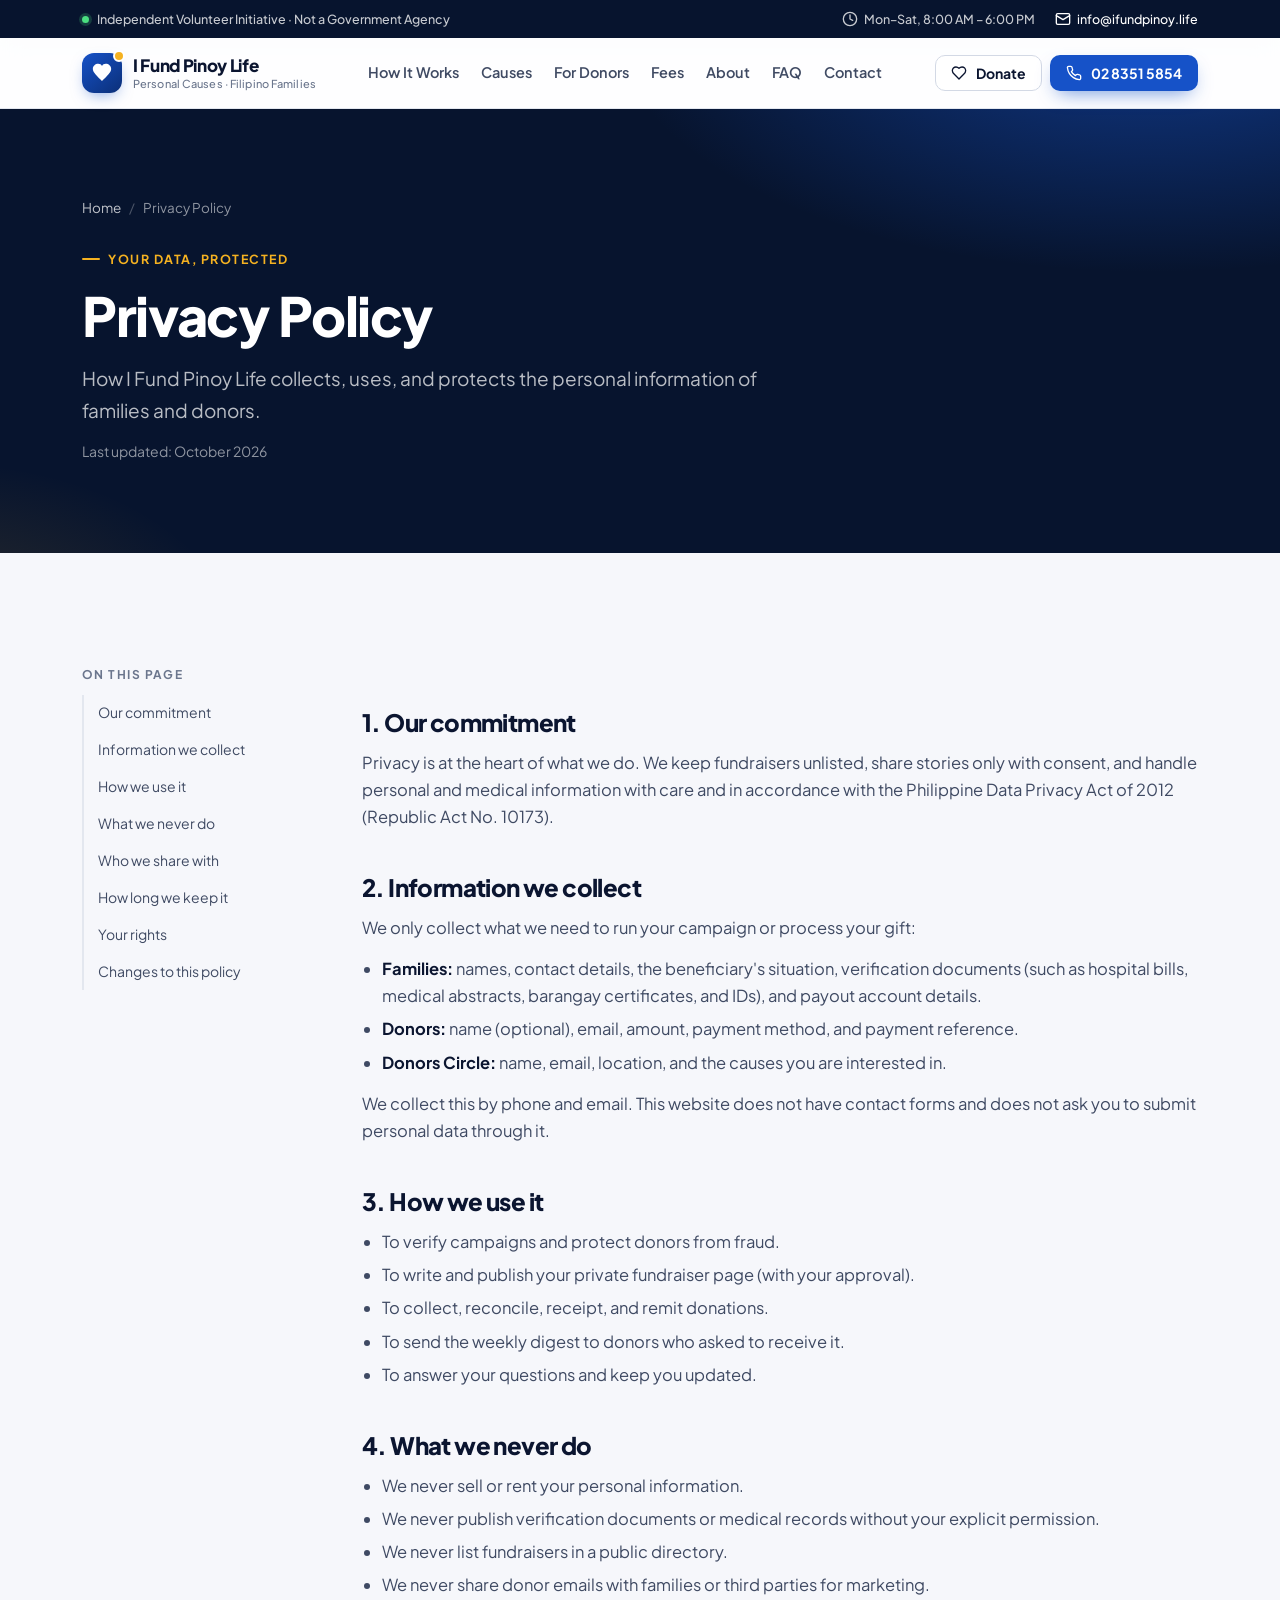
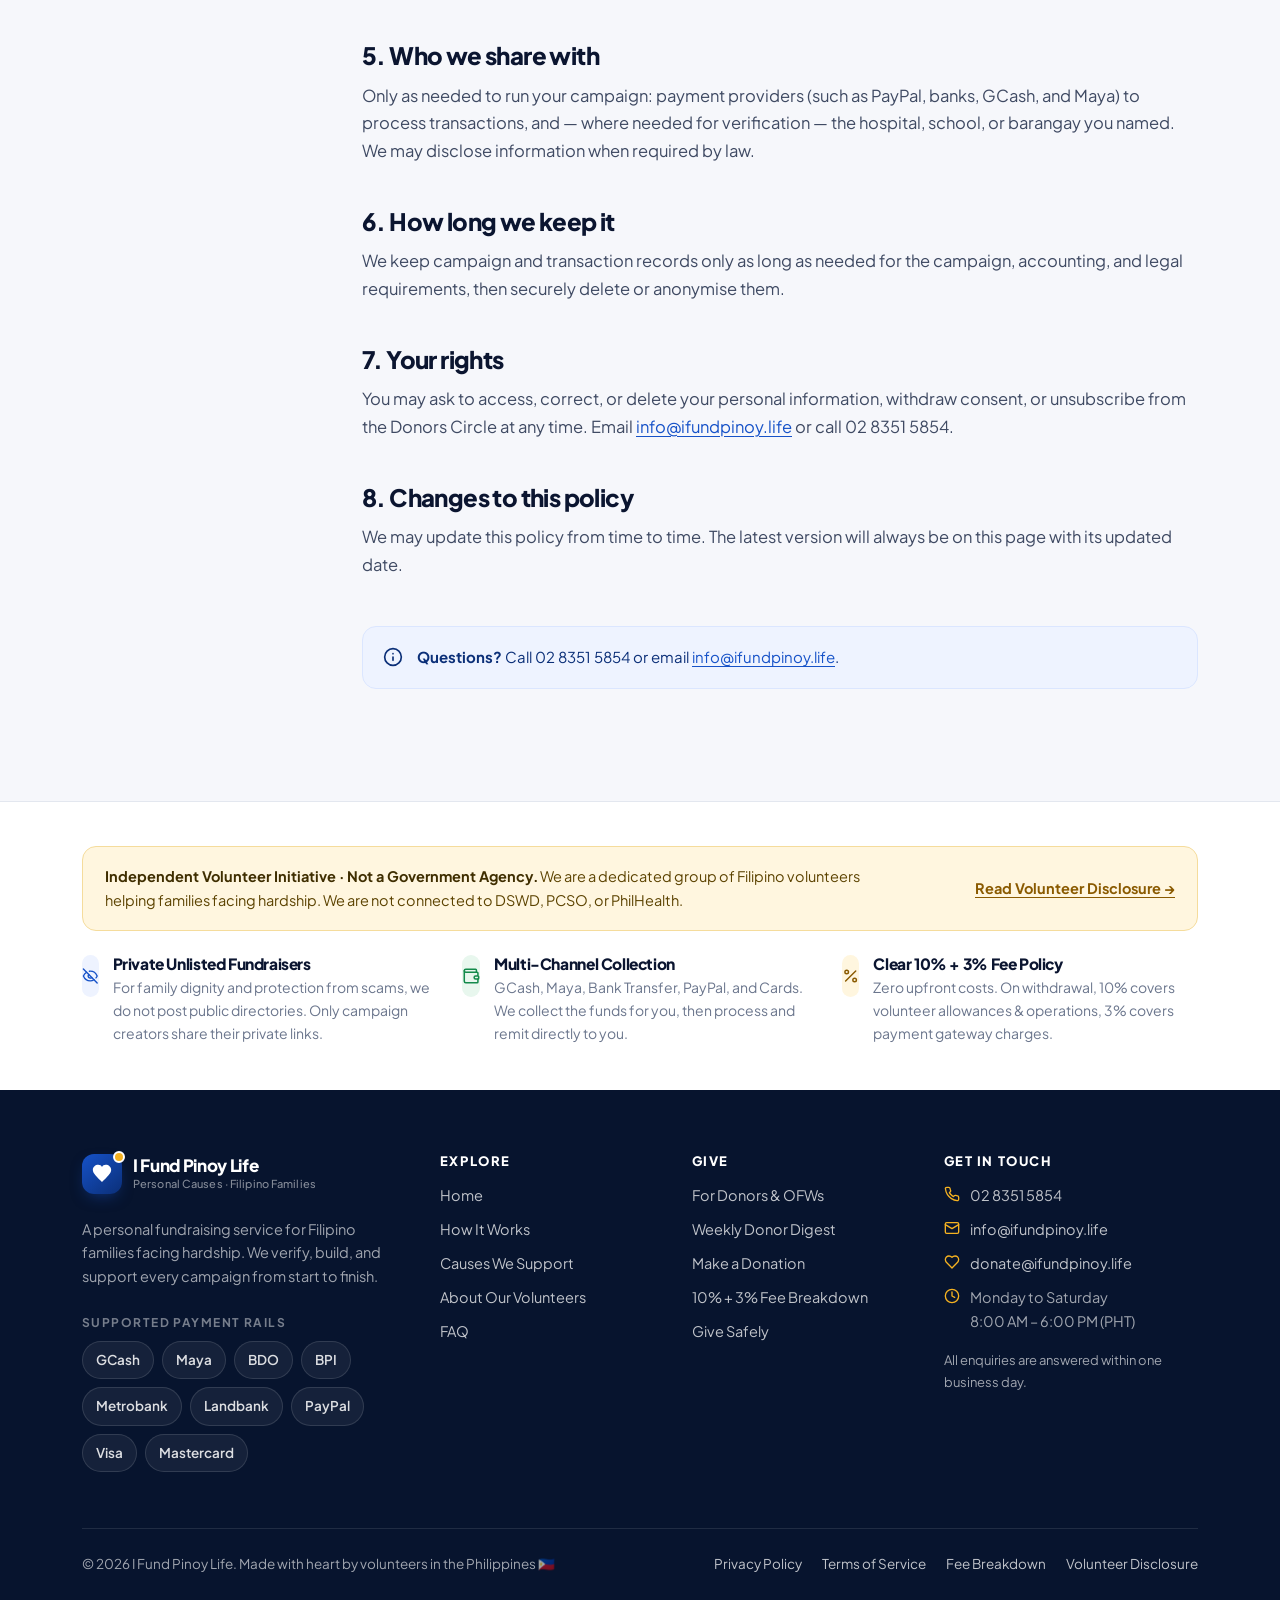
<file: privacy.html>
<!DOCTYPE html>
<html lang="en" class="no-js">
<head>
  <meta charset="UTF-8">
  <meta name="viewport" content="width=device-width, initial-scale=1.0">
  <title>Privacy Policy | I Fund Pinoy Life</title>
  <meta name="description" content="How I Fund Pinoy Life collects, uses, and protects the personal information of families and donors.">
  <meta name="theme-color" content="#07142e">
  <meta property="og:type" content="website">
  <meta property="og:site_name" content="I Fund Pinoy Life">
  <meta property="og:title" content="Privacy Policy | I Fund Pinoy Life">
  <meta property="og:description" content="How I Fund Pinoy Life collects, uses, and protects the personal information of families and donors.">
  <link rel="icon" href="data:image/svg+xml,%3Csvg xmlns='http://www.w3.org/2000/svg' viewBox='0 0 24 24'%3E%3Crect width='24' height='24' rx='6' fill='%231652c8'/%3E%3Cpath fill='%23fff' transform='translate(4 4) scale(.66)' d='M12 21.6C6.4 16 1 11.3 1 7.2 1 3.5 4.1 1 7.5 1c2 0 3.8 1 4.5 2.5C12.7 2 14.5 1 16.5 1 19.9 1 23 3.5 23 7.2c0 4.1-5.4 8.8-11 14.4z'/%3E%3C/svg%3E">
  <link rel="preconnect" href="https://fonts.googleapis.com">
  <link rel="preconnect" href="https://fonts.gstatic.com" crossorigin>
  <link href="https://fonts.googleapis.com/css2?family=Plus+Jakarta+Sans:wght@400;500;600;700;800&display=swap" rel="stylesheet">
  <link rel="stylesheet" href="assets/css/styles.css">
</head>
<body>
<a class="skip-link" href="#main">Skip to content</a>
<div class="topbar">
  <div class="container">
    <div class="topbar-left"><span class="dot-live" aria-hidden="true"></span> <span class="tb-long">Independent Volunteer Initiative · Not a Government Agency</span><span class="tb-short">Volunteer-run · Not a Government Agency</span></div>
    <div class="topbar-right">
      <span><svg class="icon icon-sm" viewBox="0 0 24 24" aria-hidden="true"><circle cx="12" cy="12" r="10"/><path d="M12 6v6l4 2"/></svg> Mon–Sat, 8:00 AM – 6:00 PM</span>
      <a href="mailto:info@ifundpinoy.life"><svg class="icon icon-sm" viewBox="0 0 24 24" aria-hidden="true"><rect x="2" y="4" width="20" height="16" rx="2"/><path d="m22 7-10 6L2 7"/></svg> info@ifundpinoy.life</a>
    </div>
  </div>
</div>
<header class="site-header">
  <div class="container">
    <a href="index.html" class="brand" aria-label="I Fund Pinoy Life home">
      <span class="brand-mark" aria-hidden="true"><svg class="icon" viewBox="0 0 24 24" aria-hidden="true" style="fill:currentColor;stroke:none"><path d="M12 21.6C6.4 16 1 11.3 1 7.2 1 3.5 4.1 1 7.5 1c2 0 3.8 1 4.5 2.5C12.7 2 14.5 1 16.5 1 19.9 1 23 3.5 23 7.2c0 4.1-5.4 8.8-11 14.4z"/></svg></span>
      <span class="brand-name">I Fund Pinoy Life<span class="brand-sub">Personal Causes · Filipino Families</span></span>
    </a>
    <nav class="main-nav" aria-label="Main">
      <ul><li><a href="index.html">Home</a></li><li><a href="how-it-works.html">How It Works</a></li><li><a href="causes.html">Causes</a></li><li><a href="donors.html">For Donors</a></li><li><a href="fees.html">Fees</a></li><li><a href="about.html">About</a></li><li><a href="faq.html">FAQ</a></li><li><a href="contact.html">Contact</a></li></ul>
    </nav>
    <div class="header-actions">
      <a href="donate.html" class="btn btn-outline btn-sm btn-donate"><svg class="icon icon-sm" viewBox="0 0 24 24" aria-hidden="true"><path d="M19 14c1.49-1.46 3-3.21 3-5.5A5.5 5.5 0 0 0 16.5 3c-1.76 0-3 .5-4.5 2-1.5-1.5-2.74-2-4.5-2A5.5 5.5 0 0 0 2 8.5c0 2.3 1.5 4.05 3 5.5l7 7Z"/></svg>Donate</a>
      <a href="tel:0283515854" class="btn btn-primary btn-sm" aria-label="Call 02 8351 5854"><svg class="icon icon-sm" viewBox="0 0 24 24" aria-hidden="true"><path d="M22 16.92v3a2 2 0 0 1-2.18 2 19.79 19.79 0 0 1-8.63-3.07 19.5 19.5 0 0 1-6-6 19.79 19.79 0 0 1-3.07-8.67A2 2 0 0 1 4.11 2h3a2 2 0 0 1 2 1.72c.13.96.36 1.9.7 2.81a2 2 0 0 1-.45 2.11L8.09 9.91a16 16 0 0 0 6 6l1.27-1.27a2 2 0 0 1 2.11-.45c.91.34 1.85.57 2.81.7A2 2 0 0 1 22 16.92z"/></svg><span class="btn-call-label">02 8351 5854</span></a>
      <button class="nav-toggle" type="button" aria-expanded="false" aria-controls="mobile-nav" aria-label="Open menu">
        <span class="icon-open"><svg class="icon" viewBox="0 0 24 24" aria-hidden="true"><path d="M4 6h16"/><path d="M4 12h16"/><path d="M4 18h16"/></svg></span><span class="icon-close"><svg class="icon" viewBox="0 0 24 24" aria-hidden="true"><path d="M18 6 6 18"/><path d="m6 6 12 12"/></svg></span>
      </button>
    </div>
  </div>
</header>
<nav class="mobile-nav" id="mobile-nav" aria-label="Mobile">
  <ul><li><a href="index.html">Home<svg class="icon icon-sm" viewBox="0 0 24 24" aria-hidden="true"><path d="M5 12h14"/><path d="m12 5 7 7-7 7"/></svg></a></li><li><a href="how-it-works.html">How It Works<svg class="icon icon-sm" viewBox="0 0 24 24" aria-hidden="true"><path d="M5 12h14"/><path d="m12 5 7 7-7 7"/></svg></a></li><li><a href="causes.html">Causes<svg class="icon icon-sm" viewBox="0 0 24 24" aria-hidden="true"><path d="M5 12h14"/><path d="m12 5 7 7-7 7"/></svg></a></li><li><a href="donors.html">For Donors<svg class="icon icon-sm" viewBox="0 0 24 24" aria-hidden="true"><path d="M5 12h14"/><path d="m12 5 7 7-7 7"/></svg></a></li><li><a href="fees.html">Fees<svg class="icon icon-sm" viewBox="0 0 24 24" aria-hidden="true"><path d="M5 12h14"/><path d="m12 5 7 7-7 7"/></svg></a></li><li><a href="about.html">About<svg class="icon icon-sm" viewBox="0 0 24 24" aria-hidden="true"><path d="M5 12h14"/><path d="m12 5 7 7-7 7"/></svg></a></li><li><a href="faq.html">FAQ<svg class="icon icon-sm" viewBox="0 0 24 24" aria-hidden="true"><path d="M5 12h14"/><path d="m12 5 7 7-7 7"/></svg></a></li><li><a href="contact.html">Contact<svg class="icon icon-sm" viewBox="0 0 24 24" aria-hidden="true"><path d="M5 12h14"/><path d="m12 5 7 7-7 7"/></svg></a></li></ul>
  <div class="mobile-nav-actions">
    <a href="tel:0283515854" class="btn btn-primary btn-block btn-lg"><svg class="icon" viewBox="0 0 24 24" aria-hidden="true"><path d="M22 16.92v3a2 2 0 0 1-2.18 2 19.79 19.79 0 0 1-8.63-3.07 19.5 19.5 0 0 1-6-6 19.79 19.79 0 0 1-3.07-8.67A2 2 0 0 1 4.11 2h3a2 2 0 0 1 2 1.72c.13.96.36 1.9.7 2.81a2 2 0 0 1-.45 2.11L8.09 9.91a16 16 0 0 0 6 6l1.27-1.27a2 2 0 0 1 2.11-.45c.91.34 1.85.57 2.81.7A2 2 0 0 1 22 16.92z"/></svg>Call 02 8351 5854</a>
    <a href="donate.html" class="btn btn-sun btn-block btn-lg"><svg class="icon" viewBox="0 0 24 24" aria-hidden="true"><path d="M19 14c1.49-1.46 3-3.21 3-5.5A5.5 5.5 0 0 0 16.5 3c-1.76 0-3 .5-4.5 2-1.5-1.5-2.74-2-4.5-2A5.5 5.5 0 0 0 2 8.5c0 2.3 1.5 4.05 3 5.5l7 7Z"/></svg>Make a Donation</a>
    <a href="mailto:info@ifundpinoy.life" class="btn btn-outline btn-block"><svg class="icon" viewBox="0 0 24 24" aria-hidden="true"><rect x="2" y="4" width="20" height="16" rx="2"/><path d="m22 7-10 6L2 7"/></svg>info@ifundpinoy.life</a>
  </div>
  <p class="mobile-nav-note">Open Monday to Saturday, 8:00 AM to 6:00 PM (PHT). We respond to all emails within one business day.</p>
</nav>
<main id="main">
<section class="page-hero">
  <div class="container">
    <ol class="crumbs" aria-label="Breadcrumb"><li><a href="index.html">Home</a></li><li aria-current="page">Privacy Policy</li></ol>
    <p class="eyebrow">Your data, protected</p>
    <h1>Privacy Policy</h1>
    <p class="lead">How I Fund Pinoy Life collects, uses, and protects the personal information of families and donors.</p>
    <p class="updated">Last updated: October 2026</p>
  </div>
</section>
<section class="section">
  <div class="container">
    <div class="prose-layout">
      <nav class="prose-nav" aria-label="On this page"><b>On this page</b><ol><li><a href="#s1">Our commitment</a></li><li><a href="#s2">Information we collect</a></li><li><a href="#s3">How we use it</a></li><li><a href="#s4">What we never do</a></li><li><a href="#s5">Who we share with</a></li><li><a href="#s6">How long we keep it</a></li><li><a href="#s7">Your rights</a></li><li><a href="#s8">Changes to this policy</a></li></ol></nav>
      <article class="prose"><h2 id="s1">1. Our commitment</h2><p>Privacy is at the heart of what we do. We keep fundraisers unlisted, share stories only with consent, and handle personal and medical information with care and in accordance with the Philippine Data Privacy Act of 2012 (Republic Act No. 10173).</p><h2 id="s2">2. Information we collect</h2><p>We only collect what we need to run your campaign or process your gift:</p><ul><li><strong>Families:</strong> names, contact details, the beneficiary's situation, verification documents (such as hospital bills, medical abstracts, barangay certificates, and IDs), and payout account details.</li><li><strong>Donors:</strong> name (optional), email, amount, payment method, and payment reference.</li><li><strong>Donors Circle:</strong> name, email, location, and the causes you are interested in.</li></ul><p>We collect this by phone and email. This website does not have contact forms and does not ask you to submit personal data through it.</p><h2 id="s3">3. How we use it</h2><ul><li>To verify campaigns and protect donors from fraud.</li><li>To write and publish your private fundraiser page (with your approval).</li><li>To collect, reconcile, receipt, and remit donations.</li><li>To send the weekly digest to donors who asked to receive it.</li><li>To answer your questions and keep you updated.</li></ul><h2 id="s4">4. What we never do</h2><ul><li>We never sell or rent your personal information.</li><li>We never publish verification documents or medical records without your explicit permission.</li><li>We never list fundraisers in a public directory.</li><li>We never share donor emails with families or third parties for marketing.</li></ul><h2 id="s5">5. Who we share with</h2><p>Only as needed to run your campaign: payment providers (such as PayPal, banks, GCash, and Maya) to process transactions, and — where needed for verification — the hospital, school, or barangay you named. We may disclose information when required by law.</p><h2 id="s6">6. How long we keep it</h2><p>We keep campaign and transaction records only as long as needed for the campaign, accounting, and legal requirements, then securely delete or anonymise them.</p><h2 id="s7">7. Your rights</h2><p>You may ask to access, correct, or delete your personal information, withdraw consent, or unsubscribe from the Donors Circle at any time. Email <a href="mailto:info@ifundpinoy.life">info@ifundpinoy.life</a> or call 02 8351 5854.</p><h2 id="s8">8. Changes to this policy</h2><p>We may update this policy from time to time. The latest version will always be on this page with its updated date.</p>
        <div class="callout blue mt-5"><svg class="icon" viewBox="0 0 24 24" aria-hidden="true"><circle cx="12" cy="12" r="10"/><path d="M12 16v-4"/><path d="M12 8h.01"/></svg><div><strong>Questions?</strong> Call 02 8351 5854 or email <a href="mailto:info@ifundpinoy.life">info@ifundpinoy.life</a>.</div></div>
      </article>
    </div>
  </div>
</section>
</main>
<section class="disclosure-band" aria-label="Disclosures">
  <div class="container">
    <div class="disclosure-top">
      <p><strong>Independent Volunteer Initiative · Not a Government Agency.</strong> We are a dedicated group of Filipino volunteers helping families facing hardship. We are not connected to DSWD, PCSO, or PhilHealth.</p>
      <a href="disclosure.html">Read Volunteer Disclosure →</a>
    </div>
    <div class="grid grid-3">
      <div class="mini-feature"><div class="icon-tile"><svg class="icon" viewBox="0 0 24 24" aria-hidden="true"><path d="M10.73 5.08A10.43 10.43 0 0 1 12 5c7 0 10 7 10 7a13.16 13.16 0 0 1-1.67 2.68"/><path d="M6.61 6.61A13.53 13.53 0 0 0 2 12s3 7 10 7a9.74 9.74 0 0 0 5.39-1.61"/><path d="M14.12 14.12a3 3 0 1 1-4.24-4.24"/><path d="m2 2 20 20"/></svg></div><div><h3>Private Unlisted Fundraisers</h3><p>For family dignity and protection from scams, we do not post public directories. Only campaign creators share their private links.</p></div></div>
      <div class="mini-feature"><div class="icon-tile green"><svg class="icon" viewBox="0 0 24 24" aria-hidden="true"><path d="M19 7V4a1 1 0 0 0-1-1H5a2 2 0 0 0 0 4h15a1 1 0 0 1 1 1v4h-3a2 2 0 0 0 0 4h3a1 1 0 0 0 1-1v-2a1 1 0 0 0-1-1"/><path d="M3 5v14a2 2 0 0 0 2 2h15a1 1 0 0 0 1-1v-4"/></svg></div><div><h3>Multi-Channel Collection</h3><p>GCash, Maya, Bank Transfer, PayPal, and Cards. We collect the funds for you, then process and remit directly to you.</p></div></div>
      <div class="mini-feature"><div class="icon-tile sun"><svg class="icon" viewBox="0 0 24 24" aria-hidden="true"><path d="M19 5 5 19"/><circle cx="6.5" cy="6.5" r="2.5"/><circle cx="17.5" cy="17.5" r="2.5"/></svg></div><div><h3>Clear 10% + 3% Fee Policy</h3><p>Zero upfront costs. On withdrawal, 10% covers volunteer allowances &amp; operations, 3% covers payment gateway charges.</p></div></div>
    </div>
  </div>
</section>
<footer class="site-footer">
  <div class="container">
    <div class="footer-grid">
      <div>
        <a href="index.html" class="brand" aria-label="I Fund Pinoy Life home">
          <span class="brand-mark" aria-hidden="true"><svg class="icon" viewBox="0 0 24 24" aria-hidden="true" style="fill:currentColor;stroke:none"><path d="M12 21.6C6.4 16 1 11.3 1 7.2 1 3.5 4.1 1 7.5 1c2 0 3.8 1 4.5 2.5C12.7 2 14.5 1 16.5 1 19.9 1 23 3.5 23 7.2c0 4.1-5.4 8.8-11 14.4z"/></svg></span>
          <span class="brand-name">I Fund Pinoy Life<span class="brand-sub">Personal Causes · Filipino Families</span></span>
        </a>
        <p class="mt-3">A personal fundraising service for Filipino families facing hardship. We verify, build, and support every campaign from start to finish.</p>
        <p class="mt-3" style="font-size:12px;text-transform:uppercase;letter-spacing:.12em;color:rgba(255,255,255,.45);font-weight:700">Supported payment rails</p>
        <div class="chips mt-1"><span class="chip">GCash</span><span class="chip">Maya</span><span class="chip">BDO</span><span class="chip">BPI</span><span class="chip">Metrobank</span><span class="chip">Landbank</span><span class="chip">PayPal</span><span class="chip">Visa</span><span class="chip">Mastercard</span></div>
      </div>
      <div>
        <h4>Explore</h4>
        <ul>
          <li><a href="index.html">Home</a></li>
          <li><a href="how-it-works.html">How It Works</a></li>
          <li><a href="causes.html">Causes We Support</a></li>
          <li><a href="about.html">About Our Volunteers</a></li>
          <li><a href="faq.html">FAQ</a></li>
        </ul>
      </div>
      <div>
        <h4>Give</h4>
        <ul>
          <li><a href="donors.html">For Donors &amp; OFWs</a></li>
          <li><a href="donors.html#digest">Weekly Donor Digest</a></li>
          <li><a href="donate.html">Make a Donation</a></li>
          <li><a href="fees.html">10% + 3% Fee Breakdown</a></li>
          <li><a href="donors.html#safety">Give Safely</a></li>
        </ul>
      </div>
      <div>
        <h4>Get in Touch</h4>
        <ul class="footer-contact">
          <li><svg class="icon icon-sm" viewBox="0 0 24 24" aria-hidden="true"><path d="M22 16.92v3a2 2 0 0 1-2.18 2 19.79 19.79 0 0 1-8.63-3.07 19.5 19.5 0 0 1-6-6 19.79 19.79 0 0 1-3.07-8.67A2 2 0 0 1 4.11 2h3a2 2 0 0 1 2 1.72c.13.96.36 1.9.7 2.81a2 2 0 0 1-.45 2.11L8.09 9.91a16 16 0 0 0 6 6l1.27-1.27a2 2 0 0 1 2.11-.45c.91.34 1.85.57 2.81.7A2 2 0 0 1 22 16.92z"/></svg><a href="tel:0283515854">02 8351 5854</a></li>
          <li><svg class="icon icon-sm" viewBox="0 0 24 24" aria-hidden="true"><rect x="2" y="4" width="20" height="16" rx="2"/><path d="m22 7-10 6L2 7"/></svg><a href="mailto:info@ifundpinoy.life">info@ifundpinoy.life</a></li>
          <li><svg class="icon icon-sm" viewBox="0 0 24 24" aria-hidden="true"><path d="M19 14c1.49-1.46 3-3.21 3-5.5A5.5 5.5 0 0 0 16.5 3c-1.76 0-3 .5-4.5 2-1.5-1.5-2.74-2-4.5-2A5.5 5.5 0 0 0 2 8.5c0 2.3 1.5 4.05 3 5.5l7 7Z"/></svg><a href="mailto:donate@ifundpinoy.life">donate@ifundpinoy.life</a></li>
          <li><svg class="icon icon-sm" viewBox="0 0 24 24" aria-hidden="true"><circle cx="12" cy="12" r="10"/><path d="M12 6v6l4 2"/></svg><span>Monday to Saturday<br>8:00 AM – 6:00 PM (PHT)</span></li>
        </ul>
        <p class="mt-2" style="font-size:13px">All enquiries are answered within one business day.</p>
      </div>
    </div>
    <div class="footer-bottom">
      <span>© <span id="year">2026</span> I Fund Pinoy Life. Made with heart by volunteers in the Philippines 🇵🇭</span>
      <nav aria-label="Legal">
        <a href="privacy.html">Privacy Policy</a>
        <a href="terms.html">Terms of Service</a>
        <a href="fees.html">Fee Breakdown</a>
        <a href="disclosure.html">Volunteer Disclosure</a>
      </nav>
    </div>
  </div>
</footer>
<div class="mobile-callbar" aria-label="Quick contact">
  <a href="tel:0283515854" class="btn btn-primary"><svg class="icon icon-sm" viewBox="0 0 24 24" aria-hidden="true"><path d="M22 16.92v3a2 2 0 0 1-2.18 2 19.79 19.79 0 0 1-8.63-3.07 19.5 19.5 0 0 1-6-6 19.79 19.79 0 0 1-3.07-8.67A2 2 0 0 1 4.11 2h3a2 2 0 0 1 2 1.72c.13.96.36 1.9.7 2.81a2 2 0 0 1-.45 2.11L8.09 9.91a16 16 0 0 0 6 6l1.27-1.27a2 2 0 0 1 2.11-.45c.91.34 1.85.57 2.81.7A2 2 0 0 1 22 16.92z"/></svg>Call Us</a>
  <a href="mailto:info@ifundpinoy.life" class="btn btn-ghost-light"><svg class="icon icon-sm" viewBox="0 0 24 24" aria-hidden="true"><rect x="2" y="4" width="20" height="16" rx="2"/><path d="m22 7-10 6L2 7"/></svg>Email Us</a>
</div>
<script src="assets/js/main.js"></script>
</body>
</html>
</file>
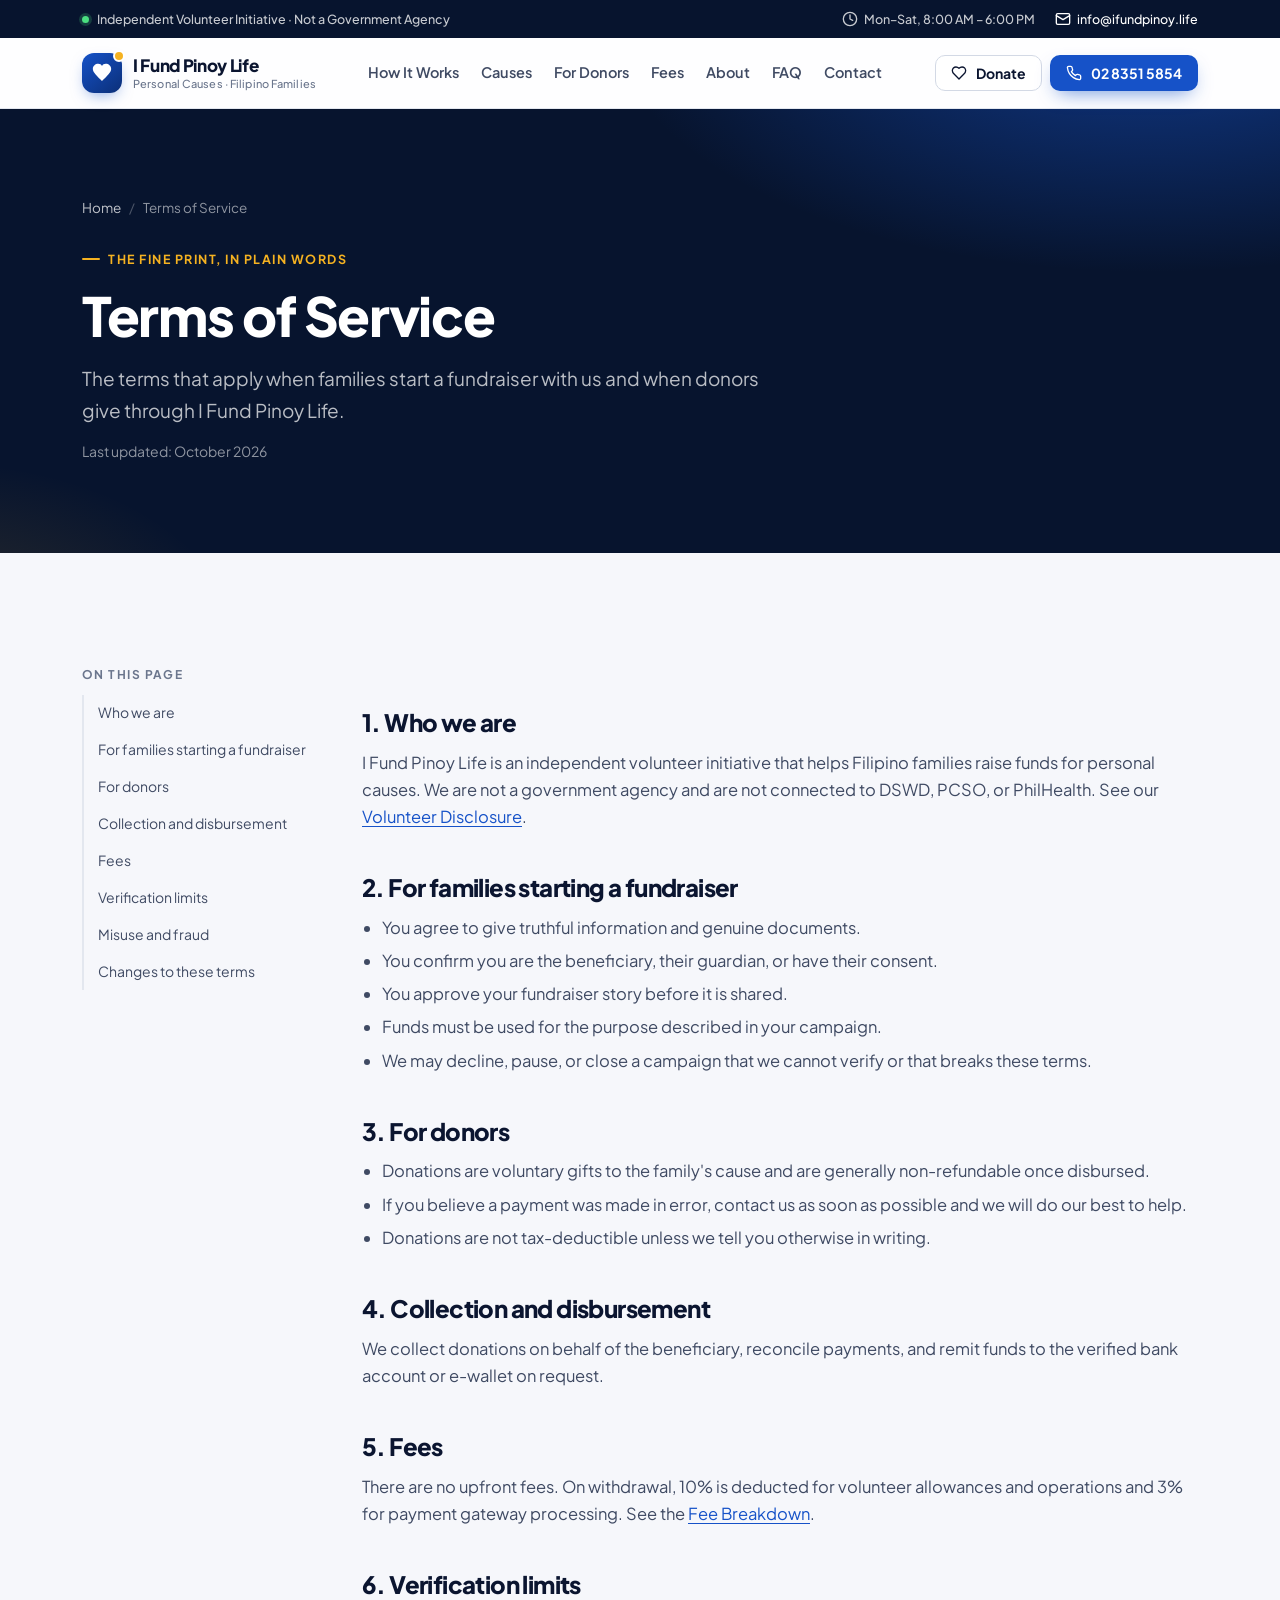
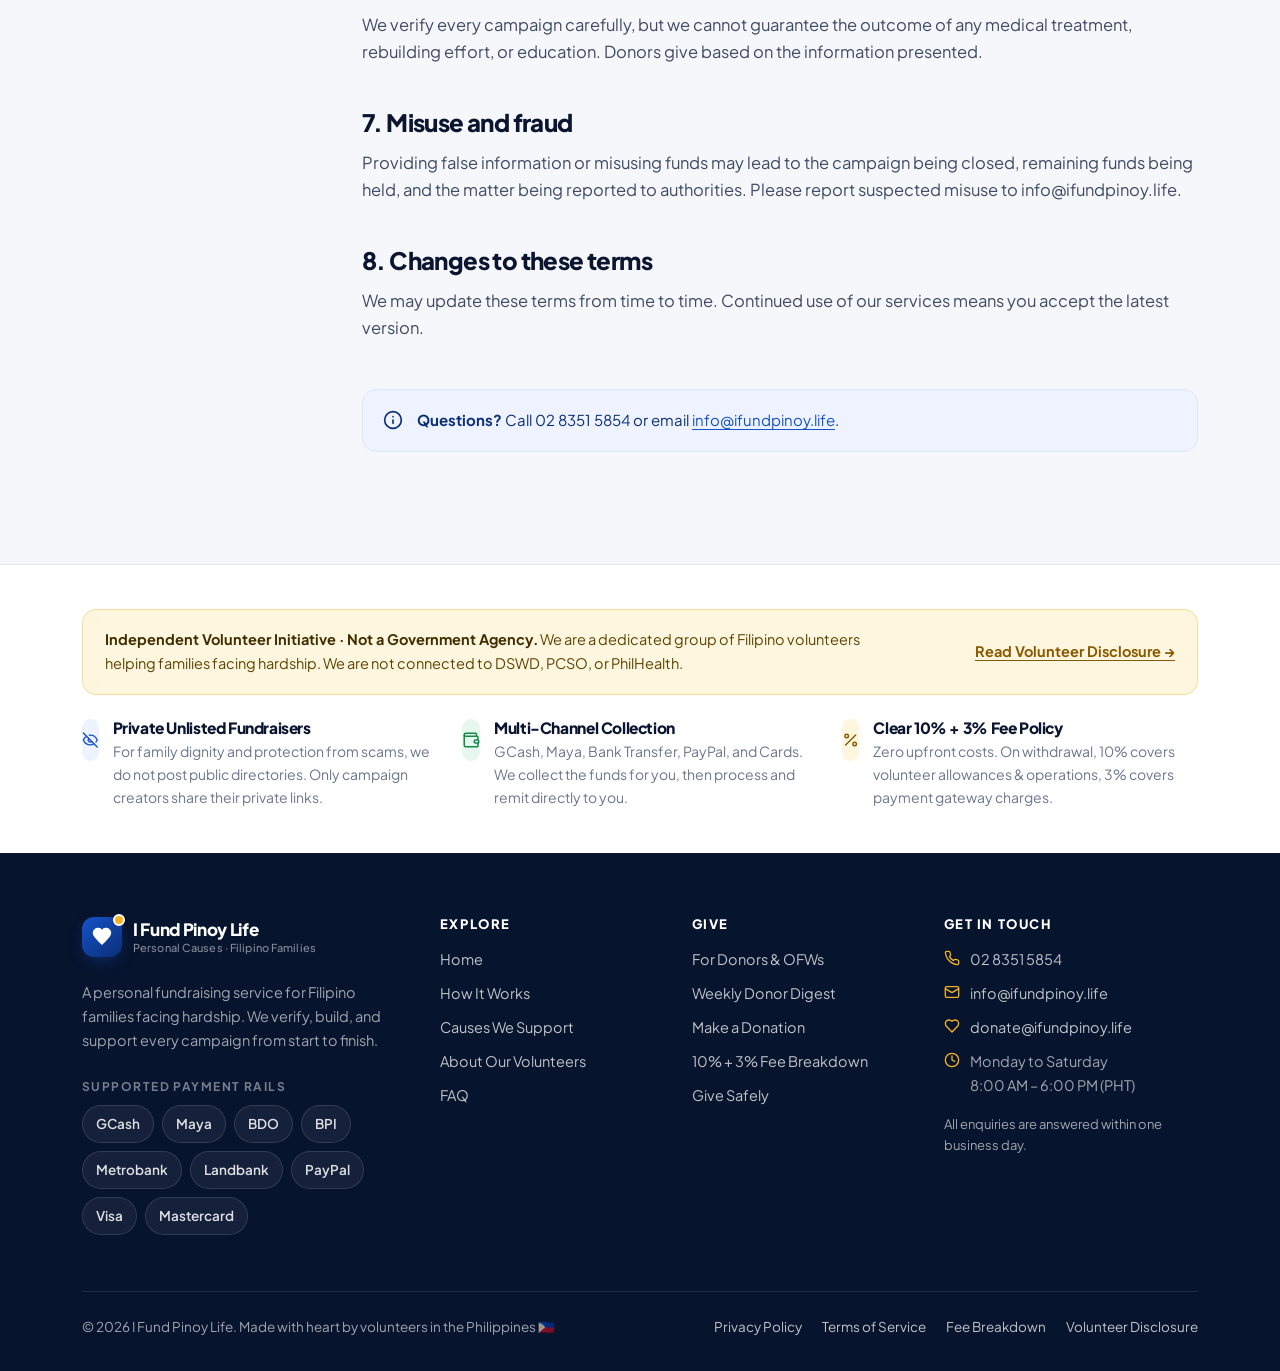
<file: terms.html>
<!DOCTYPE html>
<html lang="en" class="no-js">
<head>
  <meta charset="UTF-8">
  <meta name="viewport" content="width=device-width, initial-scale=1.0">
  <title>Terms of Service | I Fund Pinoy Life</title>
  <meta name="description" content="The terms that apply when families start a fundraiser with us and when donors give through I Fund Pinoy Life.">
  <meta name="theme-color" content="#07142e">
  <meta property="og:type" content="website">
  <meta property="og:site_name" content="I Fund Pinoy Life">
  <meta property="og:title" content="Terms of Service | I Fund Pinoy Life">
  <meta property="og:description" content="The terms that apply when families start a fundraiser with us and when donors give through I Fund Pinoy Life.">
  <link rel="icon" href="data:image/svg+xml,%3Csvg xmlns='http://www.w3.org/2000/svg' viewBox='0 0 24 24'%3E%3Crect width='24' height='24' rx='6' fill='%231652c8'/%3E%3Cpath fill='%23fff' transform='translate(4 4) scale(.66)' d='M12 21.6C6.4 16 1 11.3 1 7.2 1 3.5 4.1 1 7.5 1c2 0 3.8 1 4.5 2.5C12.7 2 14.5 1 16.5 1 19.9 1 23 3.5 23 7.2c0 4.1-5.4 8.8-11 14.4z'/%3E%3C/svg%3E">
  <link rel="preconnect" href="https://fonts.googleapis.com">
  <link rel="preconnect" href="https://fonts.gstatic.com" crossorigin>
  <link href="https://fonts.googleapis.com/css2?family=Plus+Jakarta+Sans:wght@400;500;600;700;800&display=swap" rel="stylesheet">
  <link rel="stylesheet" href="assets/css/styles.css">
</head>
<body>
<a class="skip-link" href="#main">Skip to content</a>
<div class="topbar">
  <div class="container">
    <div class="topbar-left"><span class="dot-live" aria-hidden="true"></span> <span class="tb-long">Independent Volunteer Initiative · Not a Government Agency</span><span class="tb-short">Volunteer-run · Not a Government Agency</span></div>
    <div class="topbar-right">
      <span><svg class="icon icon-sm" viewBox="0 0 24 24" aria-hidden="true"><circle cx="12" cy="12" r="10"/><path d="M12 6v6l4 2"/></svg> Mon–Sat, 8:00 AM – 6:00 PM</span>
      <a href="mailto:info@ifundpinoy.life"><svg class="icon icon-sm" viewBox="0 0 24 24" aria-hidden="true"><rect x="2" y="4" width="20" height="16" rx="2"/><path d="m22 7-10 6L2 7"/></svg> info@ifundpinoy.life</a>
    </div>
  </div>
</div>
<header class="site-header">
  <div class="container">
    <a href="index.html" class="brand" aria-label="I Fund Pinoy Life home">
      <span class="brand-mark" aria-hidden="true"><svg class="icon" viewBox="0 0 24 24" aria-hidden="true" style="fill:currentColor;stroke:none"><path d="M12 21.6C6.4 16 1 11.3 1 7.2 1 3.5 4.1 1 7.5 1c2 0 3.8 1 4.5 2.5C12.7 2 14.5 1 16.5 1 19.9 1 23 3.5 23 7.2c0 4.1-5.4 8.8-11 14.4z"/></svg></span>
      <span class="brand-name">I Fund Pinoy Life<span class="brand-sub">Personal Causes · Filipino Families</span></span>
    </a>
    <nav class="main-nav" aria-label="Main">
      <ul><li><a href="index.html">Home</a></li><li><a href="how-it-works.html">How It Works</a></li><li><a href="causes.html">Causes</a></li><li><a href="donors.html">For Donors</a></li><li><a href="fees.html">Fees</a></li><li><a href="about.html">About</a></li><li><a href="faq.html">FAQ</a></li><li><a href="contact.html">Contact</a></li></ul>
    </nav>
    <div class="header-actions">
      <a href="donate.html" class="btn btn-outline btn-sm btn-donate"><svg class="icon icon-sm" viewBox="0 0 24 24" aria-hidden="true"><path d="M19 14c1.49-1.46 3-3.21 3-5.5A5.5 5.5 0 0 0 16.5 3c-1.76 0-3 .5-4.5 2-1.5-1.5-2.74-2-4.5-2A5.5 5.5 0 0 0 2 8.5c0 2.3 1.5 4.05 3 5.5l7 7Z"/></svg>Donate</a>
      <a href="tel:0283515854" class="btn btn-primary btn-sm" aria-label="Call 02 8351 5854"><svg class="icon icon-sm" viewBox="0 0 24 24" aria-hidden="true"><path d="M22 16.92v3a2 2 0 0 1-2.18 2 19.79 19.79 0 0 1-8.63-3.07 19.5 19.5 0 0 1-6-6 19.79 19.79 0 0 1-3.07-8.67A2 2 0 0 1 4.11 2h3a2 2 0 0 1 2 1.72c.13.96.36 1.9.7 2.81a2 2 0 0 1-.45 2.11L8.09 9.91a16 16 0 0 0 6 6l1.27-1.27a2 2 0 0 1 2.11-.45c.91.34 1.85.57 2.81.7A2 2 0 0 1 22 16.92z"/></svg><span class="btn-call-label">02 8351 5854</span></a>
      <button class="nav-toggle" type="button" aria-expanded="false" aria-controls="mobile-nav" aria-label="Open menu">
        <span class="icon-open"><svg class="icon" viewBox="0 0 24 24" aria-hidden="true"><path d="M4 6h16"/><path d="M4 12h16"/><path d="M4 18h16"/></svg></span><span class="icon-close"><svg class="icon" viewBox="0 0 24 24" aria-hidden="true"><path d="M18 6 6 18"/><path d="m6 6 12 12"/></svg></span>
      </button>
    </div>
  </div>
</header>
<nav class="mobile-nav" id="mobile-nav" aria-label="Mobile">
  <ul><li><a href="index.html">Home<svg class="icon icon-sm" viewBox="0 0 24 24" aria-hidden="true"><path d="M5 12h14"/><path d="m12 5 7 7-7 7"/></svg></a></li><li><a href="how-it-works.html">How It Works<svg class="icon icon-sm" viewBox="0 0 24 24" aria-hidden="true"><path d="M5 12h14"/><path d="m12 5 7 7-7 7"/></svg></a></li><li><a href="causes.html">Causes<svg class="icon icon-sm" viewBox="0 0 24 24" aria-hidden="true"><path d="M5 12h14"/><path d="m12 5 7 7-7 7"/></svg></a></li><li><a href="donors.html">For Donors<svg class="icon icon-sm" viewBox="0 0 24 24" aria-hidden="true"><path d="M5 12h14"/><path d="m12 5 7 7-7 7"/></svg></a></li><li><a href="fees.html">Fees<svg class="icon icon-sm" viewBox="0 0 24 24" aria-hidden="true"><path d="M5 12h14"/><path d="m12 5 7 7-7 7"/></svg></a></li><li><a href="about.html">About<svg class="icon icon-sm" viewBox="0 0 24 24" aria-hidden="true"><path d="M5 12h14"/><path d="m12 5 7 7-7 7"/></svg></a></li><li><a href="faq.html">FAQ<svg class="icon icon-sm" viewBox="0 0 24 24" aria-hidden="true"><path d="M5 12h14"/><path d="m12 5 7 7-7 7"/></svg></a></li><li><a href="contact.html">Contact<svg class="icon icon-sm" viewBox="0 0 24 24" aria-hidden="true"><path d="M5 12h14"/><path d="m12 5 7 7-7 7"/></svg></a></li></ul>
  <div class="mobile-nav-actions">
    <a href="tel:0283515854" class="btn btn-primary btn-block btn-lg"><svg class="icon" viewBox="0 0 24 24" aria-hidden="true"><path d="M22 16.92v3a2 2 0 0 1-2.18 2 19.79 19.79 0 0 1-8.63-3.07 19.5 19.5 0 0 1-6-6 19.79 19.79 0 0 1-3.07-8.67A2 2 0 0 1 4.11 2h3a2 2 0 0 1 2 1.72c.13.96.36 1.9.7 2.81a2 2 0 0 1-.45 2.11L8.09 9.91a16 16 0 0 0 6 6l1.27-1.27a2 2 0 0 1 2.11-.45c.91.34 1.85.57 2.81.7A2 2 0 0 1 22 16.92z"/></svg>Call 02 8351 5854</a>
    <a href="donate.html" class="btn btn-sun btn-block btn-lg"><svg class="icon" viewBox="0 0 24 24" aria-hidden="true"><path d="M19 14c1.49-1.46 3-3.21 3-5.5A5.5 5.5 0 0 0 16.5 3c-1.76 0-3 .5-4.5 2-1.5-1.5-2.74-2-4.5-2A5.5 5.5 0 0 0 2 8.5c0 2.3 1.5 4.05 3 5.5l7 7Z"/></svg>Make a Donation</a>
    <a href="mailto:info@ifundpinoy.life" class="btn btn-outline btn-block"><svg class="icon" viewBox="0 0 24 24" aria-hidden="true"><rect x="2" y="4" width="20" height="16" rx="2"/><path d="m22 7-10 6L2 7"/></svg>info@ifundpinoy.life</a>
  </div>
  <p class="mobile-nav-note">Open Monday to Saturday, 8:00 AM to 6:00 PM (PHT). We respond to all emails within one business day.</p>
</nav>
<main id="main">
<section class="page-hero">
  <div class="container">
    <ol class="crumbs" aria-label="Breadcrumb"><li><a href="index.html">Home</a></li><li aria-current="page">Terms of Service</li></ol>
    <p class="eyebrow">The fine print, in plain words</p>
    <h1>Terms of Service</h1>
    <p class="lead">The terms that apply when families start a fundraiser with us and when donors give through I Fund Pinoy Life.</p>
    <p class="updated">Last updated: October 2026</p>
  </div>
</section>
<section class="section">
  <div class="container">
    <div class="prose-layout">
      <nav class="prose-nav" aria-label="On this page"><b>On this page</b><ol><li><a href="#s1">Who we are</a></li><li><a href="#s2">For families starting a fundraiser</a></li><li><a href="#s3">For donors</a></li><li><a href="#s4">Collection and disbursement</a></li><li><a href="#s5">Fees</a></li><li><a href="#s6">Verification limits</a></li><li><a href="#s7">Misuse and fraud</a></li><li><a href="#s8">Changes to these terms</a></li></ol></nav>
      <article class="prose"><h2 id="s1">1. Who we are</h2><p>I Fund Pinoy Life is an independent volunteer initiative that helps Filipino families raise funds for personal causes. We are not a government agency and are not connected to DSWD, PCSO, or PhilHealth. See our <a href="disclosure.html">Volunteer Disclosure</a>.</p><h2 id="s2">2. For families starting a fundraiser</h2><ul><li>You agree to give truthful information and genuine documents.</li><li>You confirm you are the beneficiary, their guardian, or have their consent.</li><li>You approve your fundraiser story before it is shared.</li><li>Funds must be used for the purpose described in your campaign.</li><li>We may decline, pause, or close a campaign that we cannot verify or that breaks these terms.</li></ul><h2 id="s3">3. For donors</h2><ul><li>Donations are voluntary gifts to the family's cause and are generally non-refundable once disbursed.</li><li>If you believe a payment was made in error, contact us as soon as possible and we will do our best to help.</li><li>Donations are not tax-deductible unless we tell you otherwise in writing.</li></ul><h2 id="s4">4. Collection and disbursement</h2><p>We collect donations on behalf of the beneficiary, reconcile payments, and remit funds to the verified bank account or e-wallet on request.</p><h2 id="s5">5. Fees</h2><p>There are no upfront fees. On withdrawal, 10% is deducted for volunteer allowances and operations and 3% for payment gateway processing. See the <a href="fees.html">Fee Breakdown</a>.</p><h2 id="s6">6. Verification limits</h2><p>We verify every campaign carefully, but we cannot guarantee the outcome of any medical treatment, rebuilding effort, or education. Donors give based on the information presented.</p><h2 id="s7">7. Misuse and fraud</h2><p>Providing false information or misusing funds may lead to the campaign being closed, remaining funds being held, and the matter being reported to authorities. Please report suspected misuse to info@ifundpinoy.life.</p><h2 id="s8">8. Changes to these terms</h2><p>We may update these terms from time to time. Continued use of our services means you accept the latest version.</p>
        <div class="callout blue mt-5"><svg class="icon" viewBox="0 0 24 24" aria-hidden="true"><circle cx="12" cy="12" r="10"/><path d="M12 16v-4"/><path d="M12 8h.01"/></svg><div><strong>Questions?</strong> Call 02 8351 5854 or email <a href="mailto:info@ifundpinoy.life">info@ifundpinoy.life</a>.</div></div>
      </article>
    </div>
  </div>
</section>
</main>
<section class="disclosure-band" aria-label="Disclosures">
  <div class="container">
    <div class="disclosure-top">
      <p><strong>Independent Volunteer Initiative · Not a Government Agency.</strong> We are a dedicated group of Filipino volunteers helping families facing hardship. We are not connected to DSWD, PCSO, or PhilHealth.</p>
      <a href="disclosure.html">Read Volunteer Disclosure →</a>
    </div>
    <div class="grid grid-3">
      <div class="mini-feature"><div class="icon-tile"><svg class="icon" viewBox="0 0 24 24" aria-hidden="true"><path d="M10.73 5.08A10.43 10.43 0 0 1 12 5c7 0 10 7 10 7a13.16 13.16 0 0 1-1.67 2.68"/><path d="M6.61 6.61A13.53 13.53 0 0 0 2 12s3 7 10 7a9.74 9.74 0 0 0 5.39-1.61"/><path d="M14.12 14.12a3 3 0 1 1-4.24-4.24"/><path d="m2 2 20 20"/></svg></div><div><h3>Private Unlisted Fundraisers</h3><p>For family dignity and protection from scams, we do not post public directories. Only campaign creators share their private links.</p></div></div>
      <div class="mini-feature"><div class="icon-tile green"><svg class="icon" viewBox="0 0 24 24" aria-hidden="true"><path d="M19 7V4a1 1 0 0 0-1-1H5a2 2 0 0 0 0 4h15a1 1 0 0 1 1 1v4h-3a2 2 0 0 0 0 4h3a1 1 0 0 0 1-1v-2a1 1 0 0 0-1-1"/><path d="M3 5v14a2 2 0 0 0 2 2h15a1 1 0 0 0 1-1v-4"/></svg></div><div><h3>Multi-Channel Collection</h3><p>GCash, Maya, Bank Transfer, PayPal, and Cards. We collect the funds for you, then process and remit directly to you.</p></div></div>
      <div class="mini-feature"><div class="icon-tile sun"><svg class="icon" viewBox="0 0 24 24" aria-hidden="true"><path d="M19 5 5 19"/><circle cx="6.5" cy="6.5" r="2.5"/><circle cx="17.5" cy="17.5" r="2.5"/></svg></div><div><h3>Clear 10% + 3% Fee Policy</h3><p>Zero upfront costs. On withdrawal, 10% covers volunteer allowances &amp; operations, 3% covers payment gateway charges.</p></div></div>
    </div>
  </div>
</section>
<footer class="site-footer">
  <div class="container">
    <div class="footer-grid">
      <div>
        <a href="index.html" class="brand" aria-label="I Fund Pinoy Life home">
          <span class="brand-mark" aria-hidden="true"><svg class="icon" viewBox="0 0 24 24" aria-hidden="true" style="fill:currentColor;stroke:none"><path d="M12 21.6C6.4 16 1 11.3 1 7.2 1 3.5 4.1 1 7.5 1c2 0 3.8 1 4.5 2.5C12.7 2 14.5 1 16.5 1 19.9 1 23 3.5 23 7.2c0 4.1-5.4 8.8-11 14.4z"/></svg></span>
          <span class="brand-name">I Fund Pinoy Life<span class="brand-sub">Personal Causes · Filipino Families</span></span>
        </a>
        <p class="mt-3">A personal fundraising service for Filipino families facing hardship. We verify, build, and support every campaign from start to finish.</p>
        <p class="mt-3" style="font-size:12px;text-transform:uppercase;letter-spacing:.12em;color:rgba(255,255,255,.45);font-weight:700">Supported payment rails</p>
        <div class="chips mt-1"><span class="chip">GCash</span><span class="chip">Maya</span><span class="chip">BDO</span><span class="chip">BPI</span><span class="chip">Metrobank</span><span class="chip">Landbank</span><span class="chip">PayPal</span><span class="chip">Visa</span><span class="chip">Mastercard</span></div>
      </div>
      <div>
        <h4>Explore</h4>
        <ul>
          <li><a href="index.html">Home</a></li>
          <li><a href="how-it-works.html">How It Works</a></li>
          <li><a href="causes.html">Causes We Support</a></li>
          <li><a href="about.html">About Our Volunteers</a></li>
          <li><a href="faq.html">FAQ</a></li>
        </ul>
      </div>
      <div>
        <h4>Give</h4>
        <ul>
          <li><a href="donors.html">For Donors &amp; OFWs</a></li>
          <li><a href="donors.html#digest">Weekly Donor Digest</a></li>
          <li><a href="donate.html">Make a Donation</a></li>
          <li><a href="fees.html">10% + 3% Fee Breakdown</a></li>
          <li><a href="donors.html#safety">Give Safely</a></li>
        </ul>
      </div>
      <div>
        <h4>Get in Touch</h4>
        <ul class="footer-contact">
          <li><svg class="icon icon-sm" viewBox="0 0 24 24" aria-hidden="true"><path d="M22 16.92v3a2 2 0 0 1-2.18 2 19.79 19.79 0 0 1-8.63-3.07 19.5 19.5 0 0 1-6-6 19.79 19.79 0 0 1-3.07-8.67A2 2 0 0 1 4.11 2h3a2 2 0 0 1 2 1.72c.13.96.36 1.9.7 2.81a2 2 0 0 1-.45 2.11L8.09 9.91a16 16 0 0 0 6 6l1.27-1.27a2 2 0 0 1 2.11-.45c.91.34 1.85.57 2.81.7A2 2 0 0 1 22 16.92z"/></svg><a href="tel:0283515854">02 8351 5854</a></li>
          <li><svg class="icon icon-sm" viewBox="0 0 24 24" aria-hidden="true"><rect x="2" y="4" width="20" height="16" rx="2"/><path d="m22 7-10 6L2 7"/></svg><a href="mailto:info@ifundpinoy.life">info@ifundpinoy.life</a></li>
          <li><svg class="icon icon-sm" viewBox="0 0 24 24" aria-hidden="true"><path d="M19 14c1.49-1.46 3-3.21 3-5.5A5.5 5.5 0 0 0 16.5 3c-1.76 0-3 .5-4.5 2-1.5-1.5-2.74-2-4.5-2A5.5 5.5 0 0 0 2 8.5c0 2.3 1.5 4.05 3 5.5l7 7Z"/></svg><a href="mailto:donate@ifundpinoy.life">donate@ifundpinoy.life</a></li>
          <li><svg class="icon icon-sm" viewBox="0 0 24 24" aria-hidden="true"><circle cx="12" cy="12" r="10"/><path d="M12 6v6l4 2"/></svg><span>Monday to Saturday<br>8:00 AM – 6:00 PM (PHT)</span></li>
        </ul>
        <p class="mt-2" style="font-size:13px">All enquiries are answered within one business day.</p>
      </div>
    </div>
    <div class="footer-bottom">
      <span>© <span id="year">2026</span> I Fund Pinoy Life. Made with heart by volunteers in the Philippines 🇵🇭</span>
      <nav aria-label="Legal">
        <a href="privacy.html">Privacy Policy</a>
        <a href="terms.html">Terms of Service</a>
        <a href="fees.html">Fee Breakdown</a>
        <a href="disclosure.html">Volunteer Disclosure</a>
      </nav>
    </div>
  </div>
</footer>
<div class="mobile-callbar" aria-label="Quick contact">
  <a href="tel:0283515854" class="btn btn-primary"><svg class="icon icon-sm" viewBox="0 0 24 24" aria-hidden="true"><path d="M22 16.92v3a2 2 0 0 1-2.18 2 19.79 19.79 0 0 1-8.63-3.07 19.5 19.5 0 0 1-6-6 19.79 19.79 0 0 1-3.07-8.67A2 2 0 0 1 4.11 2h3a2 2 0 0 1 2 1.72c.13.96.36 1.9.7 2.81a2 2 0 0 1-.45 2.11L8.09 9.91a16 16 0 0 0 6 6l1.27-1.27a2 2 0 0 1 2.11-.45c.91.34 1.85.57 2.81.7A2 2 0 0 1 22 16.92z"/></svg>Call Us</a>
  <a href="mailto:info@ifundpinoy.life" class="btn btn-ghost-light"><svg class="icon icon-sm" viewBox="0 0 24 24" aria-hidden="true"><rect x="2" y="4" width="20" height="16" rx="2"/><path d="m22 7-10 6L2 7"/></svg>Email Us</a>
</div>
<script src="assets/js/main.js"></script>
</body>
</html>
</file>
<file: assets/css/styles.css>
/* =========================================================
   I Fund Pinoy Life — shared stylesheet
   ========================================================= */

:root {
  --bg:        #f6f7fb;
  --surface:   #ffffff;
  --surface-2: #f1f4fa;
  --line:      #e3e7ef;
  --line-2:    #d3d9e5;
  --ink:       #0b1530;
  --body:      #3f4a63;
  --muted:     #6b768d;

  --brand:     #1652c8;
  --brand-600: #0f3f9e;
  --brand-700: #0b2f78;
  --brand-50:  #eef3ff;
  --brand-100: #dbe6ff;

  --sun:       #f5b221;
  --sun-50:    #fff6df;
  --sun-700:   #8a5a00;
  --rose:      #d93a3a;
  --rose-50:   #fdeeee;
  --green:     #138a4b;
  --green-50:  #e8f7ee;

  --navy:      #07142e;
  --navy-2:    #0d1f45;

  --radius-sm: 10px;
  --radius:    16px;
  --radius-lg: 24px;
  --shadow-sm: 0 1px 2px rgba(11,21,48,.05), 0 1px 3px rgba(11,21,48,.06);
  --shadow:    0 6px 24px -6px rgba(11,21,48,.12), 0 2px 6px rgba(11,21,48,.05);
  --shadow-lg: 0 24px 60px -18px rgba(11,21,48,.28);

  --font: 'Plus Jakarta Sans', system-ui, -apple-system, 'Segoe UI', Roboto, sans-serif;
  --container: 1180px;
  --gutter: clamp(16px, 4vw, 32px);
}

*, *::before, *::after { box-sizing: border-box; }
* { margin: 0; padding: 0; }
html { scroll-behavior: smooth; -webkit-text-size-adjust: 100%; }
body {
  background: var(--bg);
  color: var(--body);
  font-family: var(--font);
  font-size: 16px;
  line-height: 1.65;
  -webkit-font-smoothing: antialiased;
  overflow-x: hidden;
}
img, svg { display: block; max-width: 100%; }
a { color: var(--brand); text-decoration-thickness: 1px; text-underline-offset: 3px; }
a:hover { color: var(--brand-600); }
h1, h2, h3, h4 { color: var(--ink); line-height: 1.15; letter-spacing: -0.025em; font-weight: 800; }
strong { color: var(--ink); font-weight: 700; }
ul, ol { padding-left: 1.2em; }
:focus-visible { outline: 3px solid var(--sun); outline-offset: 3px; border-radius: 6px; }

.skip-link {
  position: absolute; left: 16px; top: -60px; z-index: 1000;
  background: var(--ink); color: #fff; padding: 10px 16px; border-radius: 8px;
  font-weight: 600; text-decoration: none;
}
.skip-link:focus { top: 12px; color: #fff; }

.icon { width: 20px; height: 20px; stroke: currentColor; fill: none; stroke-width: 2; stroke-linecap: round; stroke-linejoin: round; flex-shrink: 0; }
.icon-sm { width: 16px; height: 16px; }
.icon-lg { width: 26px; height: 26px; }

.container { width: 100%; max-width: var(--container); margin: 0 auto; padding: 0 var(--gutter); }
.container-narrow { max-width: 820px; }

/* ---------- Top bar ---------- */
.topbar {
  background: var(--navy); color: rgba(255,255,255,.78);
  font-size: 12.5px; font-weight: 500;
}
.topbar .container { display: flex; align-items: center; justify-content: space-between; gap: 16px; min-height: 38px; }
.topbar a { color: #fff; text-decoration: none; }
.topbar a:hover { color: var(--sun); }
.topbar-left { display: flex; align-items: center; gap: 8px; }
.topbar-right { display: none; align-items: center; gap: 20px; }
.topbar-right span, .topbar-right a { display: inline-flex; align-items: center; gap: 6px; }
.dot-live { width: 7px; height: 7px; border-radius: 50%; background: #4ade80; box-shadow: 0 0 0 3px rgba(74,222,128,.2); }
@media (min-width: 900px) { .topbar-right { display: flex; } }
.tb-long { display: none; }
@media (min-width: 640px) { .tb-long { display: inline; } .tb-short { display: none; } }

/* ---------- Header ---------- */
.site-header {
  position: sticky; top: 0; z-index: 100;
  background: rgba(255,255,255,.86);
  backdrop-filter: saturate(180%) blur(14px);
  -webkit-backdrop-filter: saturate(180%) blur(14px);
  border-bottom: 1px solid var(--line);
}
.site-header .container { display: flex; align-items: center; justify-content: space-between; gap: 20px; height: 70px; }
.brand { display: flex; align-items: center; gap: 11px; text-decoration: none; color: var(--ink); flex-shrink: 0; }
.brand:hover { color: var(--ink); }
.brand-mark {
  width: 40px; height: 40px; border-radius: 12px;
  background: linear-gradient(140deg, var(--brand) 0%, var(--brand-700) 100%);
  display: grid; place-items: center; color: #fff; position: relative;
  box-shadow: 0 6px 16px -6px rgba(22,82,200,.6);
}
.brand-mark::after {
  content: ""; position: absolute; right: -3px; top: -3px; width: 12px; height: 12px;
  border-radius: 50%; background: var(--sun); border: 2px solid #fff;
}
.brand-mark .icon { width: 20px; height: 20px; fill: #fff; stroke: none; }
.brand-name { font-weight: 800; font-size: 17px; letter-spacing: -0.02em; line-height: 1.05; }
.brand-sub { display: block; font-size: 11px; font-weight: 500; color: var(--muted); letter-spacing: .01em; margin-top: 3px; }

.main-nav { display: none; }
.main-nav ul { display: flex; align-items: center; gap: 2px; list-style: none; padding: 0; }
.main-nav a {
  display: block; padding: 8px 10px; border-radius: 8px;
  font-size: 14.5px; font-weight: 600; color: var(--body); text-decoration: none; white-space: nowrap;
  transition: background .15s, color .15s;
}
.main-nav a:hover { background: var(--surface-2); color: var(--ink); }
.main-nav a[aria-current="page"] { color: var(--brand); background: var(--brand-50); }
.header-actions { display: flex; align-items: center; gap: 8px; }
.header-actions .btn-donate { display: none; }
.header-actions .btn-call-label { display: none; }
@media (min-width: 640px) { .header-actions .btn-call-label { display: inline; } }
@media (min-width: 1240px) and (max-width: 1320px) { .main-nav li:first-child { display: none; } }
@media (min-width: 1240px) {
  .main-nav { display: block; }
  .header-actions .btn-donate { display: inline-flex; }
  .nav-toggle { display: none !important; }
}

.nav-toggle {
  display: inline-grid; place-items: center; width: 44px; height: 44px;
  border-radius: 10px; border: 1px solid var(--line); background: var(--surface); color: var(--ink); cursor: pointer;
}
.nav-toggle .icon-close { display: none; }
.nav-open .nav-toggle .icon-open { display: none; }
.nav-open .nav-toggle .icon-close { display: block; }

.mobile-nav {
  display: none; position: fixed; inset: var(--nav-top, 108px) 0 0 0; z-index: 99;
  background: var(--surface); overflow-y: auto; padding: 16px var(--gutter) 120px;
  border-top: 1px solid var(--line);
}
.nav-open .mobile-nav { display: block; animation: fadeDown .2s ease; }
.nav-open { overflow: hidden; }
.nav-open .mobile-callbar { display: none; }
.mobile-nav ul { list-style: none; padding: 0; }
.mobile-nav li a {
  display: flex; align-items: center; justify-content: space-between;
  padding: 16px 4px; border-bottom: 1px solid var(--line);
  font-size: 18px; font-weight: 700; color: var(--ink); text-decoration: none;
}
.mobile-nav li a[aria-current="page"] { color: var(--brand); }
.mobile-nav-actions { display: grid; gap: 10px; margin-top: 24px; }
.mobile-nav-note { margin-top: 20px; font-size: 13.5px; color: var(--muted); }
@keyframes fadeDown { from { opacity: 0; transform: translateY(-6px); } to { opacity: 1; transform: none; } }

/* ---------- Buttons ---------- */
.btn {
  display: inline-flex; align-items: center; justify-content: center; gap: 9px;
  font-family: inherit; font-size: 15px; font-weight: 700; line-height: 1.2;
  padding: 13px 22px; border-radius: 12px; border: 1.5px solid transparent;
  text-decoration: none; cursor: pointer; white-space: nowrap;
  transition: background .15s, color .15s, border-color .15s, transform .12s, box-shadow .15s;
}
.btn:hover { transform: translateY(-1px); }
.btn:active { transform: none; }
.btn-sm { font-size: 14px; padding: 9px 15px; border-radius: 10px; }
.btn-lg { font-size: 16.5px; padding: 16px 26px; border-radius: 14px; }
.btn-block { width: 100%; }
.btn-primary { background: var(--brand); color: #fff; box-shadow: 0 8px 20px -8px rgba(22,82,200,.7); }
.btn-primary:hover { background: var(--brand-600); color: #fff; }
.btn-sun { background: var(--sun); color: var(--ink); box-shadow: 0 8px 20px -8px rgba(245,178,33,.8); }
.btn-sun:hover { background: #ffc23d; color: var(--ink); }
.btn-outline { background: var(--surface); color: var(--ink); border-color: var(--line-2); }
.btn-outline:hover { border-color: var(--ink); color: var(--ink); }
.btn-ghost-light { background: rgba(255,255,255,.08); color: #fff; border-color: rgba(255,255,255,.28); }
.btn-ghost-light:hover { background: rgba(255,255,255,.16); color: #fff; }
.btn-white { background: #fff; color: var(--ink); }
.btn-white:hover { background: var(--sun-50); color: var(--ink); }
.btn-row { display: flex; flex-wrap: wrap; gap: 12px; }

/* ---------- Generic sections ---------- */
.section { padding: clamp(64px, 9vw, 112px) 0; }
.section-sm { padding: clamp(44px, 6vw, 72px) 0; }
.section-white { background: var(--surface); }
.section-tint { background: var(--surface-2); }
.section-navy { background: var(--navy); color: rgba(255,255,255,.75); }
.section-navy h2, .section-navy h3, .section-navy strong { color: #fff; }

.eyebrow {
  display: inline-flex; align-items: center; gap: 8px;
  font-size: 12.5px; font-weight: 700; letter-spacing: .12em; text-transform: uppercase;
  color: var(--brand); margin-bottom: 14px;
}
.eyebrow::before { content: ""; width: 18px; height: 2px; border-radius: 2px; background: currentColor; }
.section-navy .eyebrow { color: var(--sun); }

.section-head { max-width: 720px; margin-bottom: clamp(36px, 5vw, 56px); }
.section-head.center { margin-left: auto; margin-right: auto; text-align: center; }
.section-head.center .eyebrow::before { display: none; }
.h1 { font-size: clamp(34px, 5.6vw, 62px); letter-spacing: -0.035em; }
.h2 { font-size: clamp(28px, 3.8vw, 44px); }
.h3 { font-size: clamp(20px, 2.2vw, 24px); }
.lead { font-size: clamp(16.5px, 1.6vw, 19px); line-height: 1.7; color: var(--body); margin-top: 16px; }
.section-navy .lead { color: rgba(255,255,255,.72); }
.muted { color: var(--muted); }
.text-center { text-align: center; }
.mt-1 { margin-top: 8px; } .mt-2 { margin-top: 16px; } .mt-3 { margin-top: 24px; } .mt-4 { margin-top: 32px; } .mt-5 { margin-top: 48px; }

.grid { display: grid; gap: clamp(16px, 2.2vw, 24px); }
.grid-2 { grid-template-columns: 1fr; }
.grid-3 { grid-template-columns: 1fr; }
.grid-4 { grid-template-columns: 1fr; }
@media (min-width: 640px) { .grid-4 { grid-template-columns: repeat(2, 1fr); } .grid-3 { grid-template-columns: repeat(2, 1fr); } }
@media (min-width: 900px) {
  .grid-2 { grid-template-columns: repeat(2, 1fr); }
  .grid-3 { grid-template-columns: repeat(3, 1fr); }
  .grid-4 { grid-template-columns: repeat(4, 1fr); }
}
.split { display: grid; gap: clamp(32px, 5vw, 72px); align-items: center; }
@media (min-width: 960px) { .split { grid-template-columns: 1fr 1fr; } .split-wide { grid-template-columns: 1.15fr .85fr; } .split-top { align-items: start; } }

/* ---------- Cards ---------- */
.card {
  background: var(--surface); border: 1px solid var(--line); border-radius: var(--radius);
  padding: clamp(22px, 2.6vw, 30px); box-shadow: var(--shadow-sm);
  transition: transform .2s, box-shadow .2s, border-color .2s;
}
.card-hover:hover { transform: translateY(-3px); box-shadow: var(--shadow); border-color: var(--line-2); }
.card h3 { font-size: 19px; margin-bottom: 8px; }
.card p { font-size: 15px; }
.card-link { text-decoration: none; color: inherit; display: block; }
.card-link:hover { color: inherit; }
.card-more { display: inline-flex; align-items: center; gap: 6px; margin-top: 16px; font-weight: 700; font-size: 14.5px; color: var(--brand); }
.card-link:hover .card-more .icon { transform: translateX(3px); }
.card-more .icon { transition: transform .15s; }

.icon-tile {
  width: 48px; height: 48px; border-radius: 14px; display: grid; place-items: center;
  background: var(--brand-50); color: var(--brand); margin-bottom: 18px;
}
.icon-tile.sun { background: var(--sun-50); color: var(--sun-700); }
.icon-tile.rose { background: var(--rose-50); color: var(--rose); }
.icon-tile.green { background: var(--green-50); color: var(--green); }
.icon-tile.navy { background: rgba(255,255,255,.08); color: var(--sun); }

.badge {
  display: inline-flex; align-items: center; gap: 6px;
  font-size: 12px; font-weight: 700; letter-spacing: .02em;
  padding: 5px 11px; border-radius: 999px;
  background: var(--brand-50); color: var(--brand-600);
}
.badge.sun { background: var(--sun-50); color: var(--sun-700); }
.badge.green { background: var(--green-50); color: var(--green); }
.badge.rose { background: var(--rose-50); color: var(--rose); }

.check-list { list-style: none; padding: 0; display: grid; gap: 12px; }
.check-list li { display: flex; gap: 12px; align-items: flex-start; }
.check-list li > .icon { color: var(--green); margin-top: 3px; }
.section-navy .check-list li > .icon { color: var(--sun); }

/* ---------- Home hero ---------- */
.hero {
  position: relative; overflow: hidden; color: #fff;
  background: radial-gradient(1200px 600px at 85% -10%, rgba(22,82,200,.55), transparent 60%),
              radial-gradient(700px 400px at 0% 110%, rgba(245,178,33,.18), transparent 60%),
              var(--navy);
}
.hero::before {
  content: ""; position: absolute; inset: 0; opacity: .5;
  background-image: linear-gradient(rgba(255,255,255,.04) 1px, transparent 1px), linear-gradient(90deg, rgba(255,255,255,.04) 1px, transparent 1px);
  background-size: 48px 48px;
  mask-image: radial-gradient(ellipse at 70% 30%, #000 20%, transparent 70%);
  -webkit-mask-image: radial-gradient(ellipse at 70% 30%, #000 20%, transparent 70%);
}
.hero .container { position: relative; display: grid; gap: 48px; padding-top: clamp(56px, 8vw, 100px); padding-bottom: clamp(56px, 8vw, 100px); }
@media (min-width: 1000px) { .hero .container { grid-template-columns: 1.1fr .9fr; align-items: center; } }
.hero h1 { color: #fff; }
.hero h1 em { font-style: normal; color: var(--sun); }
.hero .lead { color: rgba(255,255,255,.74); max-width: 560px; }
.hero-pill {
  display: inline-flex; align-items: center; gap: 10px;
  background: rgba(255,255,255,.07); border: 1px solid rgba(255,255,255,.14);
  padding: 7px 14px 7px 8px; border-radius: 999px; font-size: 13px; font-weight: 600; color: rgba(255,255,255,.85);
  margin-bottom: 24px;
}
.hero-pill .badge { background: var(--sun); color: var(--ink); padding: 3px 9px; }
.hero .btn-row { margin-top: 32px; }
.hero-note { margin-top: 18px; font-size: 14px; color: rgba(255,255,255,.6); }

.hero-visual { position: relative; }
.hero-photo {
  border-radius: var(--radius-lg); overflow: hidden; aspect-ratio: 4 / 4.4;
  box-shadow: var(--shadow-lg); border: 1px solid rgba(255,255,255,.12);
  background: linear-gradient(140deg, var(--navy-2), var(--brand-700));
}
.hero-photo img { width: 100%; height: 100%; object-fit: cover; }
.float-card {
  position: absolute; background: #fff; color: var(--body); border-radius: 16px;
  padding: 14px 16px; box-shadow: var(--shadow-lg); display: flex; gap: 12px; align-items: center;
  font-size: 13.5px; max-width: 250px;
}
.float-card strong { display: block; font-size: 14.5px; }
.float-card .icon-tile { width: 40px; height: 40px; border-radius: 12px; margin: 0; }
.float-card.fc-1 { left: -14px; top: 12%; }
.float-card.fc-2 { right: -10px; bottom: 10%; }
@media (max-width: 640px) { .float-card.fc-1 { left: 10px; } .float-card.fc-2 { right: 10px; } }

.hero-stats {
  display: grid; grid-template-columns: repeat(2, 1fr); gap: 1px; margin-top: 44px;
  background: rgba(255,255,255,.1); border: 1px solid rgba(255,255,255,.1); border-radius: var(--radius); overflow: hidden;
}
@media (min-width: 640px) { .hero-stats { grid-template-columns: repeat(4, 1fr); } }
.hero-stat { background: var(--navy); padding: 16px 18px; }
.hero-stat b { display: block; color: #fff; font-size: 22px; font-weight: 800; letter-spacing: -0.02em; }
.hero-stat span { font-size: 12px; color: rgba(255,255,255,.55); font-weight: 500; }

/* ---------- Page hero (inner pages) ---------- */
.page-hero {
  position: relative; overflow: hidden; color: #fff;
  background: radial-gradient(900px 420px at 90% -20%, rgba(22,82,200,.6), transparent 60%),
              radial-gradient(500px 300px at -5% 120%, rgba(245,178,33,.16), transparent 60%),
              var(--navy);
  padding: clamp(48px, 7vw, 88px) 0 clamp(52px, 7vw, 92px);
}
.page-hero h1 { color: #fff; font-size: clamp(32px, 5vw, 54px); max-width: 860px; }
.page-hero .lead { color: rgba(255,255,255,.72); max-width: 680px; }
.page-hero .btn-row { margin-top: 28px; }
.page-hero .eyebrow { color: var(--sun); }
.crumbs { display: flex; flex-wrap: wrap; align-items: center; gap: 8px; list-style: none; padding: 0; font-size: 13.5px; margin-bottom: 22px; color: rgba(255,255,255,.55); }
.crumbs a { color: rgba(255,255,255,.75); text-decoration: none; }
.crumbs a:hover { color: #fff; }
.crumbs li + li::before { content: "/"; margin-right: 8px; opacity: .5; }

/* ---------- Trust strip ---------- */
.trust-strip { background: var(--surface); border-bottom: 1px solid var(--line); }
.trust-strip .container { display: flex; flex-wrap: wrap; justify-content: center; gap: 12px 32px; padding-top: 20px; padding-bottom: 20px; }
.trust-item { display: inline-flex; align-items: center; gap: 9px; font-size: 14px; font-weight: 600; color: var(--ink); }
.trust-item .icon { color: var(--brand); }

/* ---------- Steps ---------- */
.steps { display: grid; gap: 18px; counter-reset: step; }
@media (min-width: 700px) { .steps { grid-template-columns: repeat(2, 1fr); } }
@media (min-width: 1060px) { .steps { grid-template-columns: repeat(4, 1fr); } }
.step { position: relative; }
.step-num {
  display: inline-grid; place-items: center; width: 44px; height: 44px; border-radius: 12px;
  background: var(--ink); color: #fff; font-weight: 800; font-size: 17px; margin-bottom: 18px;
}
.step .badge { margin-top: 16px; }

.timeline { position: relative; display: grid; gap: 22px; }
.tl-item { display: grid; grid-template-columns: 56px 1fr; gap: 18px; position: relative; }
@media (min-width: 760px) { .tl-item { grid-template-columns: 72px 1fr; gap: 28px; } }
.tl-item:not(:last-child)::before {
  content: ""; position: absolute; left: 27px; top: 60px; bottom: -22px; width: 2px;
  background: repeating-linear-gradient(to bottom, var(--line-2) 0 6px, transparent 6px 12px);
}
@media (min-width: 760px) { .tl-item:not(:last-child)::before { left: 35px; top: 76px; } }
.tl-num {
  width: 56px; height: 56px; border-radius: 16px; display: grid; place-items: center;
  background: var(--brand); color: #fff; font-weight: 800; font-size: 22px;
  box-shadow: 0 10px 24px -10px rgba(22,82,200,.8);
}
@media (min-width: 760px) { .tl-num { width: 72px; height: 72px; border-radius: 20px; font-size: 26px; } }
.tl-card { padding: clamp(22px, 3vw, 34px); }
.tl-card h3 { font-size: clamp(21px, 2.4vw, 26px); margin: 10px 0 10px; }
.tl-card .check-list { margin-top: 18px; font-size: 15px; }

/* ---------- Media ---------- */
.media { border-radius: var(--radius-lg); overflow: hidden; box-shadow: var(--shadow); position: relative; background: linear-gradient(140deg, var(--brand-50), var(--sun-50)); }
.media img { width: 100%; height: 100%; object-fit: cover; aspect-ratio: 5 / 4; }
.media-caption {
  position: absolute; left: 16px; right: 16px; bottom: 16px;
  background: rgba(255,255,255,.95); border-radius: 14px; padding: 14px 16px; font-size: 14px;
  display: flex; gap: 12px; align-items: center; box-shadow: var(--shadow);
}
.media-caption .icon-tile { margin: 0; width: 40px; height: 40px; }

/* ---------- Feature rows ---------- */
.feature-list { display: grid; gap: 22px; }
.feature { display: grid; grid-template-columns: auto 1fr; gap: 16px; }
.feature .icon-tile { margin: 0; }
.feature h3 { font-size: 17.5px; margin-bottom: 4px; }
.feature p { font-size: 15px; }

/* ---------- Privacy highlight ---------- */
.highlight {
  border-radius: var(--radius-lg); padding: clamp(28px, 5vw, 56px);
  background: linear-gradient(135deg, var(--brand-700), var(--brand) 70%);
  color: rgba(255,255,255,.82); position: relative; overflow: hidden;
}
.highlight::after {
  content: ""; position: absolute; right: -120px; top: -120px; width: 360px; height: 360px; border-radius: 50%;
  background: radial-gradient(circle, rgba(245,178,33,.35), transparent 65%);
}
.highlight > * { position: relative; z-index: 1; }
.highlight h2, .highlight h3, .highlight strong { color: #fff; }
.highlight .eyebrow { color: var(--sun); }

/* ---------- Payment rails ---------- */
.rails { display: grid; gap: 14px; grid-template-columns: 1fr; }
@media (min-width: 560px) { .rails { grid-template-columns: repeat(2, 1fr); } }
@media (min-width: 1000px) { .rails { grid-template-columns: repeat(5, 1fr); } }
.rail { padding: 22px; }
.rail-logo {
  height: 40px; display: inline-flex; align-items: center; padding: 0 12px; border-radius: 10px;
  font-weight: 800; font-size: 16px; letter-spacing: -0.01em; margin-bottom: 14px;
}
.rail h3 { font-size: 16.5px; margin-bottom: 2px; }
.rail .muted { font-size: 13px; font-weight: 600; margin-bottom: 8px; }
.rail p { font-size: 14px; }
.rl-gcash { background: #e8f0ff; color: #0a5bd8; }
.rl-maya { background: #e6fbf1; color: #0a8f55; }
.rl-bank { background: #fff3e0; color: #a35a00; }
.rl-paypal { background: #eaf1fb; color: #003087; }
.rl-card { background: #f3eefe; color: #5a2db8; }

.chips { display: flex; flex-wrap: wrap; gap: 8px; }
.chip {
  display: inline-flex; align-items: center; gap: 6px;
  padding: 7px 13px; border-radius: 999px; background: var(--surface); border: 1px solid var(--line);
  font-size: 13.5px; font-weight: 600; color: var(--ink);
}
.section-navy .chip, .site-footer .chip { background: rgba(255,255,255,.06); border-color: rgba(255,255,255,.12); color: rgba(255,255,255,.85); }

/* ---------- Fees ---------- */
.fee-cards { display: grid; gap: 18px; }
@media (min-width: 760px) { .fee-cards { grid-template-columns: 1fr 1fr; } }
.fee-big { font-size: clamp(44px, 6vw, 64px); font-weight: 800; letter-spacing: -0.04em; line-height: 1; color: var(--brand); }
.fee-card.sun .fee-big { color: var(--sun-700); }
.fee-card h3 { margin-top: 10px; }

.fee-bar { display: flex; height: 16px; border-radius: 999px; overflow: hidden; background: var(--line); margin: 18px 0 10px; }
.fee-bar span { display: block; height: 100%; transition: width .3s ease; }
.fee-bar .fb-net { background: var(--green); }
.fee-bar .fb-ops { background: var(--brand); }
.fee-bar .fb-gw { background: var(--sun); }
.legend { display: flex; flex-wrap: wrap; gap: 8px 18px; font-size: 13px; font-weight: 600; }
.legend i { display: inline-block; width: 10px; height: 10px; border-radius: 3px; margin-right: 6px; vertical-align: -1px; }

.calc { display: grid; gap: 24px; }
@media (min-width: 900px) { .calc { grid-template-columns: 1fr 1fr; align-items: start; } }
.calc-rows { display: grid; gap: 0; border: 1px solid var(--line); border-radius: var(--radius-sm); overflow: hidden; }
.calc-row { display: flex; justify-content: space-between; gap: 16px; padding: 14px 16px; font-size: 15px; background: var(--surface); }
.calc-row + .calc-row { border-top: 1px solid var(--line); }
.calc-row b { color: var(--ink); font-variant-numeric: tabular-nums; }
.calc-row.total { background: var(--green-50); }
.calc-row.total b, .calc-row.total span { color: var(--green); font-weight: 800; }

.table-wrap { overflow-x: auto; border: 1px solid var(--line); border-radius: var(--radius); background: var(--surface); }
table { width: 100%; border-collapse: collapse; font-size: 15px; min-width: 560px; }
th, td { text-align: left; padding: 14px 18px; border-bottom: 1px solid var(--line); vertical-align: top; }
th { background: var(--surface-2); color: var(--ink); font-weight: 700; font-size: 13.5px; letter-spacing: .02em; }
tr:last-child td { border-bottom: 0; }
td.num { font-variant-numeric: tabular-nums; font-weight: 700; color: var(--ink); white-space: nowrap; }

/* ---------- Forms (non-contact interactive tools) ---------- */
.field-label { display: block; font-weight: 700; color: var(--ink); font-size: 15px; margin-bottom: 10px; }
.field-hint { font-size: 13.5px; color: var(--muted); margin-top: 8px; }
.input {
  width: 100%; font: inherit; font-size: 16px; color: var(--ink);
  padding: 13px 15px; border-radius: 12px; border: 1.5px solid var(--line-2); background: var(--surface);
  transition: border-color .15s, box-shadow .15s;
}
.input:focus { outline: none; border-color: var(--brand); box-shadow: 0 0 0 4px var(--brand-100); }
.input-group { position: relative; }
.input-group .prefix { position: absolute; left: 15px; top: 50%; transform: translateY(-50%); font-weight: 700; color: var(--muted); }
.input-group .input { padding-left: 34px; }

.option-grid { display: grid; gap: 10px; grid-template-columns: 1fr; }
.option-grid.cols-2 { grid-template-columns: repeat(2, 1fr); }
@media (min-width: 640px) { .option-grid.cols-3 { grid-template-columns: repeat(3, 1fr); } .option-grid.cols-5 { grid-template-columns: repeat(5, 1fr); } }
.option-grid.cols-5 { grid-template-columns: repeat(2, 1fr); }
@media (min-width: 640px) { .option-grid.cols-5 { grid-template-columns: repeat(5, 1fr); } }
.option { position: relative; }
.option input { position: absolute; opacity: 0; inset: 0; cursor: pointer; }
.option span {
  display: block; height: 100%; padding: 14px 15px; border-radius: 12px; border: 1.5px solid var(--line-2);
  background: var(--surface); cursor: pointer; transition: border-color .15s, background .15s, box-shadow .15s;
  font-size: 13.5px; color: var(--muted);
}
.option span b { display: block; font-size: 15px; color: var(--ink); margin-bottom: 2px; }
.option input:checked + span { border-color: var(--brand); background: var(--brand-50); box-shadow: 0 0 0 3px var(--brand-100); }
.option input:focus-visible + span { outline: 3px solid var(--sun); outline-offset: 2px; }
.option.amount span { text-align: center; font-weight: 800; font-size: 16px; color: var(--ink); }

.seg { display: inline-flex; padding: 4px; background: var(--surface-2); border: 1px solid var(--line); border-radius: 12px; }
.seg button {
  font: inherit; font-weight: 700; font-size: 14px; padding: 8px 16px; border-radius: 9px; border: 0; background: transparent; color: var(--muted); cursor: pointer;
}
.seg button[aria-pressed="true"] { background: var(--surface); color: var(--ink); box-shadow: var(--shadow-sm); }

.form-step { padding: clamp(22px, 3vw, 30px) 0; border-top: 1px solid var(--line); }
.form-step:first-child { border-top: 0; padding-top: 0; }
.form-step-title { display: flex; align-items: center; gap: 12px; font-size: 18px; margin-bottom: 18px; }
.form-step-title span {
  display: inline-grid; place-items: center; width: 30px; height: 30px; border-radius: 9px;
  background: var(--ink); color: #fff; font-size: 14px;
}

.summary-card { position: sticky; top: 96px; }
.summary-row { display: flex; justify-content: space-between; gap: 12px; padding: 10px 0; border-bottom: 1px dashed var(--line); font-size: 14.5px; }
.summary-row b { color: var(--ink); text-align: right; }

/* ---------- Tabs ---------- */
.tabs { display: flex; gap: 8px; flex-wrap: wrap; margin-bottom: 24px; }
.tab {
  display: inline-flex; align-items: center; gap: 8px;
  font: inherit; font-weight: 700; font-size: 14.5px; cursor: pointer;
  padding: 10px 16px; border-radius: 999px; border: 1.5px solid var(--line-2); background: var(--surface); color: var(--body);
}
.tab[aria-selected="true"] { background: var(--ink); border-color: var(--ink); color: #fff; }
.tab-panel[hidden] { display: none; }
.doc-list { display: grid; gap: 12px; }
@media (min-width: 760px) { .doc-list { grid-template-columns: 1fr 1fr; } }
.doc { display: flex; gap: 14px; align-items: flex-start; padding: 18px; }
.doc .icon-tile { margin: 0; width: 42px; height: 42px; border-radius: 12px; }
.doc h4 { font-size: 15.5px; margin-bottom: 2px; }
.doc p { font-size: 14px; color: var(--muted); }

/* ---------- FAQ ---------- */
.faq { display: grid; gap: 12px; }
.faq details {
  background: var(--surface); border: 1px solid var(--line); border-radius: 14px;
  transition: border-color .15s, box-shadow .15s;
}
.faq details[open] { border-color: var(--line-2); box-shadow: var(--shadow-sm); }
.faq summary {
  list-style: none; cursor: pointer; display: flex; align-items: center; justify-content: space-between; gap: 16px;
  padding: 18px 20px; font-weight: 700; color: var(--ink); font-size: 16px;
}
.faq summary::-webkit-details-marker { display: none; }
.faq summary .icon { transition: transform .2s; color: var(--muted); }
.faq details[open] summary .icon { transform: rotate(45deg); color: var(--brand); }
.faq .faq-body { padding: 0 20px 20px; font-size: 15.5px; }
.faq .faq-body p + p { margin-top: 10px; }
.faq-group + .faq-group { margin-top: 48px; }
.faq-group h2 { font-size: 22px; margin-bottom: 16px; display: flex; align-items: center; gap: 10px; }

.toc { display: flex; flex-wrap: wrap; gap: 8px; }

/* ---------- Testimonials ---------- */
.quote-card { display: flex; flex-direction: column; gap: 20px; }
.quote-card blockquote { font-size: 16px; line-height: 1.75; color: var(--ink); }
.quote-mark { color: var(--sun); width: 34px; height: 34px; }
.quote-author { display: flex; align-items: center; gap: 12px; margin-top: auto; padding-top: 18px; border-top: 1px solid var(--line); }
.avatar {
  width: 44px; height: 44px; border-radius: 50%; display: grid; place-items: center;
  font-weight: 800; color: #fff; background: linear-gradient(135deg, var(--brand), var(--brand-700));
}
.avatar.sun { background: linear-gradient(135deg, #f7c04a, #d48f00); }
.avatar.rose { background: linear-gradient(135deg, #ef6b6b, #b52727); }
.quote-author b { display: block; color: var(--ink); font-size: 15px; }
.quote-author span { font-size: 13px; color: var(--muted); }

/* ---------- Callouts ---------- */
.callout {
  display: flex; gap: 14px; align-items: flex-start;
  border-radius: 14px; padding: 18px 20px; font-size: 15px;
  background: var(--sun-50); border: 1px solid #f5dc9c; color: #5c4300;
}
.callout .icon { color: var(--sun-700); margin-top: 2px; }
.callout strong { color: #3f2e00; }
.callout.blue { background: var(--brand-50); border-color: var(--brand-100); color: var(--brand-700); }
.callout.blue .icon, .callout.blue strong { color: var(--brand-700); }
.callout.rose { background: var(--rose-50); border-color: #f6c9c9; color: #7a1d1d; }
.callout.rose .icon, .callout.rose strong { color: var(--rose); }
.callout.green { background: var(--green-50); border-color: #bfe7cf; color: #0f5c34; }
.callout.green .icon, .callout.green strong { color: var(--green); }

/* ---------- Contact ---------- */
.contact-card { display: flex; flex-direction: column; gap: 6px; }
.contact-big { font-size: clamp(24px, 3vw, 32px); font-weight: 800; color: var(--ink); letter-spacing: -0.02em; text-decoration: none; word-break: break-word; }
.contact-big:hover { color: var(--brand); }
.copy-btn {
  display: inline-flex; align-items: center; gap: 6px; font: inherit; font-size: 13px; font-weight: 700;
  background: transparent; border: 0; color: var(--muted); cursor: pointer; padding: 4px 0;
}
.copy-btn:hover { color: var(--brand); }
.hours { display: grid; gap: 0; }
.hours div { display: flex; justify-content: space-between; padding: 12px 0; border-bottom: 1px dashed var(--line); font-size: 15px; }
.hours div:last-child { border-bottom: 0; }
.hours b { color: var(--ink); }

/* ---------- CTA band ---------- */
.cta-band {
  border-radius: var(--radius-lg); padding: clamp(32px, 5vw, 64px);
  background: radial-gradient(600px 300px at 100% 0%, rgba(245,178,33,.28), transparent 60%), var(--navy);
  color: rgba(255,255,255,.75); display: grid; gap: 28px; align-items: center;
}
@media (min-width: 900px) { .cta-band { grid-template-columns: 1.3fr auto; } }
.cta-band h2 { color: #fff; }
.cta-band .lead { color: rgba(255,255,255,.72); }
.cta-meta { display: flex; flex-wrap: wrap; gap: 8px 20px; margin-top: 20px; font-size: 14px; }
.cta-meta span { display: inline-flex; align-items: center; gap: 7px; }
.cta-meta .icon { color: var(--sun); }
.cta-actions { display: grid; gap: 10px; }

/* ---------- Prose (legal pages) ---------- */
.prose { font-size: 16.5px; }
.prose h2 { font-size: 24px; margin: 44px 0 12px; scroll-margin-top: 96px; }
.prose h3 { font-size: 18px; margin: 28px 0 8px; }
.prose p, .prose ul, .prose ol { margin-bottom: 14px; }
.prose li { margin-bottom: 6px; }
.prose-layout { display: grid; gap: 40px; }
@media (min-width: 1000px) { .prose-layout { grid-template-columns: 240px 1fr; } }
.prose-nav { position: sticky; top: 96px; align-self: start; font-size: 14px; }
.prose-nav b { display: block; font-size: 12px; text-transform: uppercase; letter-spacing: .12em; color: var(--muted); margin-bottom: 10px; }
.prose-nav ol { list-style: none; padding: 0; display: grid; gap: 2px; border-left: 2px solid var(--line); }
.prose-nav a { display: block; padding: 6px 14px; color: var(--body); text-decoration: none; margin-left: -2px; border-left: 2px solid transparent; }
.prose-nav a:hover { color: var(--brand); border-left-color: var(--brand); }
@media (max-width: 999px) { .prose-nav { position: static; } }
.updated { font-size: 14px; color: rgba(255,255,255,.55); margin-top: 14px; }

/* ---------- Footer ---------- */
.disclosure-band { background: var(--surface); border-top: 1px solid var(--line); }
.disclosure-band .container { padding-top: 44px; padding-bottom: 44px; }
.disclosure-top {
  display: flex; flex-wrap: wrap; gap: 14px 24px; align-items: center; justify-content: space-between;
  padding: 18px 22px; border-radius: 14px; background: var(--sun-50); border: 1px solid #f5dc9c; margin-bottom: 24px;
}
.disclosure-top p { font-size: 14.5px; color: #5c4300; max-width: 780px; }
.disclosure-top strong { color: #3f2e00; }
.disclosure-top a { font-weight: 700; font-size: 14.5px; color: var(--sun-700); white-space: nowrap; }
.mini-feature { display: flex; gap: 14px; }
.mini-feature .icon-tile { margin: 0; width: 42px; height: 42px; border-radius: 12px; }
.mini-feature h3 { font-size: 15.5px; margin-bottom: 3px; }
.mini-feature p { font-size: 14px; color: var(--muted); }

.site-footer { background: var(--navy); color: rgba(255,255,255,.62); font-size: 14.5px; }
.site-footer .container { padding-top: 64px; }
.footer-grid { display: grid; gap: 40px; }
@media (min-width: 760px) { .footer-grid { grid-template-columns: repeat(2, 1fr); } }
@media (min-width: 1060px) { .footer-grid { grid-template-columns: 1.5fr 1fr 1fr 1.2fr; } }
.site-footer .brand { color: #fff; }
.site-footer .brand-sub { color: rgba(255,255,255,.5); }
.site-footer h4 { color: #fff; font-size: 13px; text-transform: uppercase; letter-spacing: .12em; margin-bottom: 16px; }
.site-footer ul { list-style: none; padding: 0; display: grid; gap: 10px; }
.site-footer a { color: rgba(255,255,255,.75); text-decoration: none; }
.site-footer a:hover { color: var(--sun); }
.footer-contact li { display: flex; gap: 10px; align-items: flex-start; }
.footer-contact .icon { color: var(--sun); margin-top: 2px; }
.footer-bottom {
  margin-top: 56px; padding: 24px 0 32px; border-top: 1px solid rgba(255,255,255,.1);
  display: flex; flex-wrap: wrap; gap: 12px 24px; justify-content: space-between; font-size: 13.5px;
}
.footer-bottom nav { display: flex; flex-wrap: wrap; gap: 8px 20px; }

/* ---------- Mobile call bar ---------- */
.mobile-callbar {
  position: fixed; left: 12px; right: 12px; bottom: 12px; z-index: 90;
  display: grid; grid-template-columns: 1fr 1fr; gap: 8px;
  padding: 8px; border-radius: 18px; background: rgba(7,20,46,.94);
  backdrop-filter: blur(10px); -webkit-backdrop-filter: blur(10px);
  box-shadow: var(--shadow-lg);
}
.mobile-callbar .btn { padding: 12px 10px; font-size: 14.5px; }
@media (min-width: 900px) { .mobile-callbar { display: none; } }
@media (max-width: 899px) { body { padding-bottom: 84px; } }

/* ---------- Reveal ---------- */
.reveal { opacity: 0; transform: translateY(14px); transition: opacity .6s ease, transform .6s ease; }
.reveal.visible { opacity: 1; transform: none; }
.no-js .reveal { opacity: 1; transform: none; }
@media (prefers-reduced-motion: reduce) {
  html { scroll-behavior: auto; }
  .reveal { opacity: 1; transform: none; transition: none; }
  * { transition-duration: 0s !important; animation-duration: 0s !important; }
}

.toast {
  position: fixed; left: 50%; bottom: 100px; transform: translateX(-50%) translateY(20px);
  background: var(--ink); color: #fff; font-size: 14px; font-weight: 600; padding: 10px 16px; border-radius: 10px;
  opacity: 0; pointer-events: none; transition: opacity .2s, transform .2s; z-index: 300;
}
.toast.show { opacity: 1; transform: translateX(-50%) translateY(0); }
</file>
